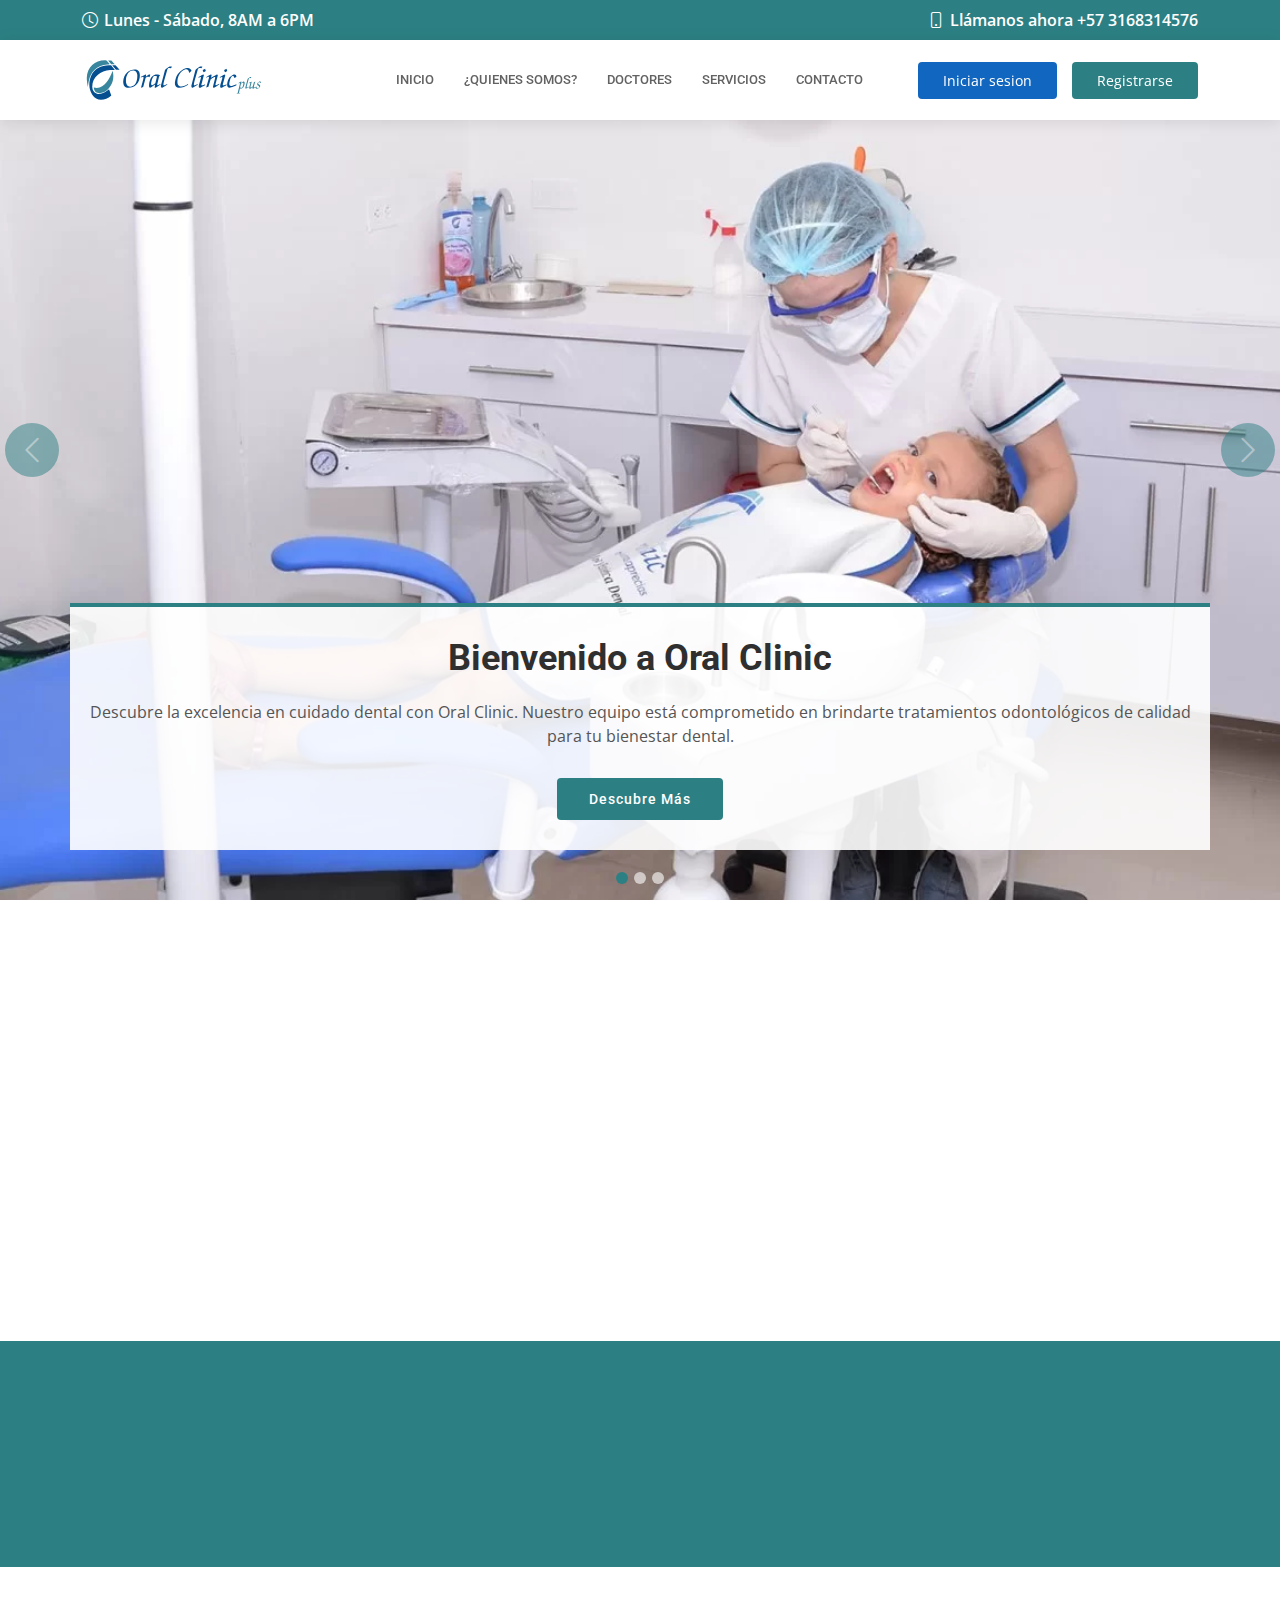
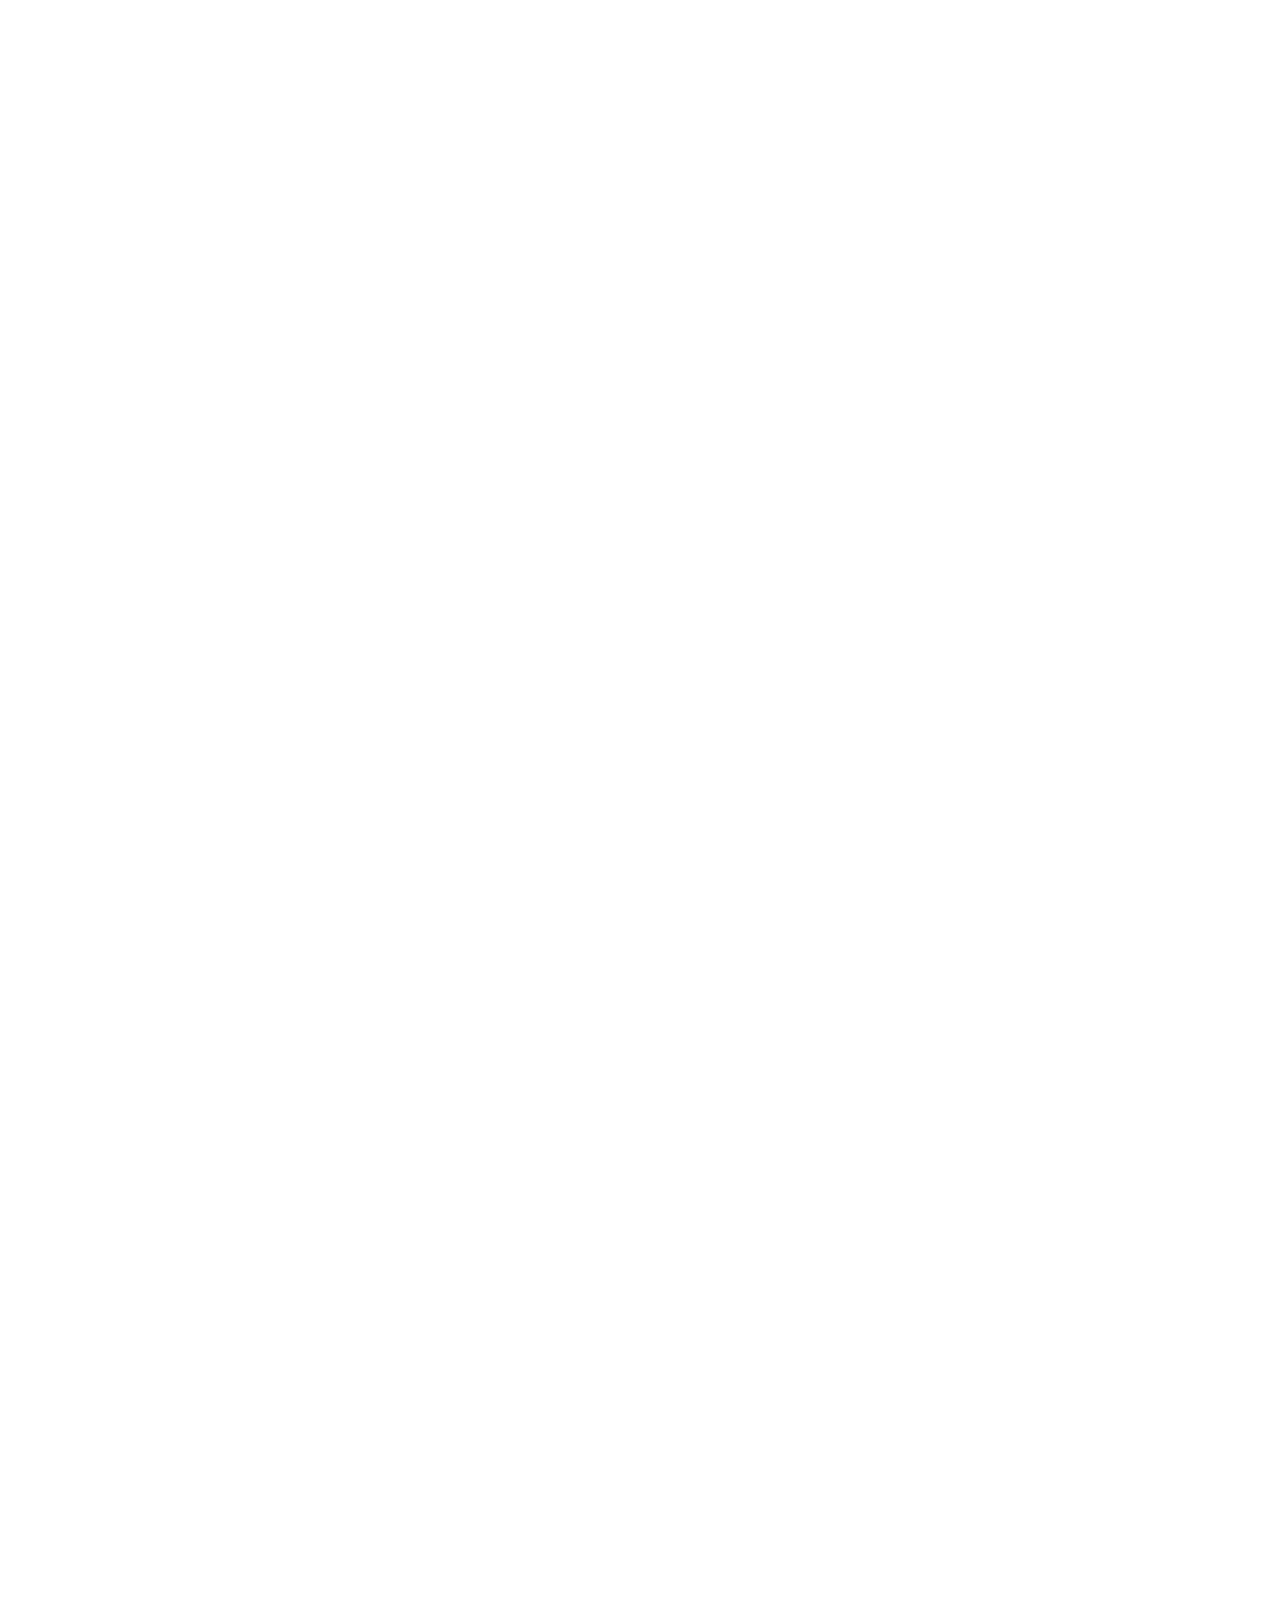
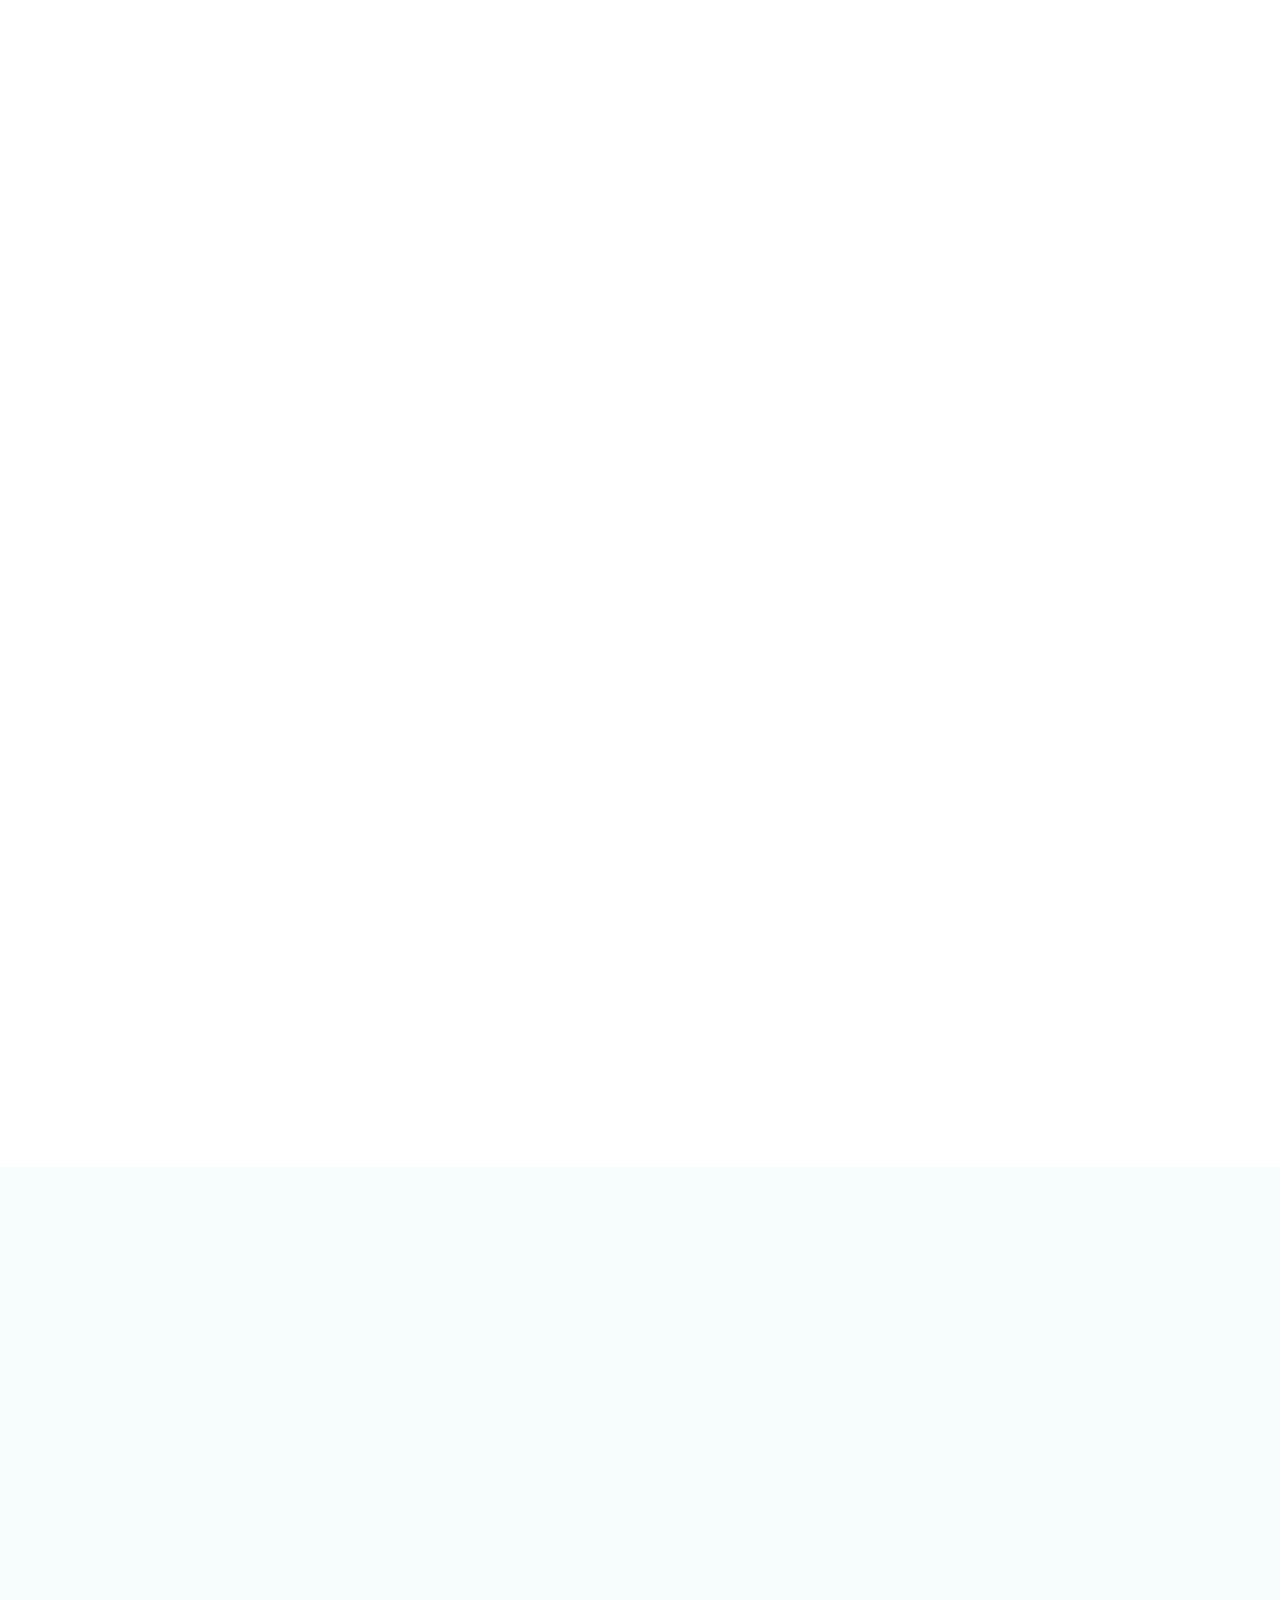
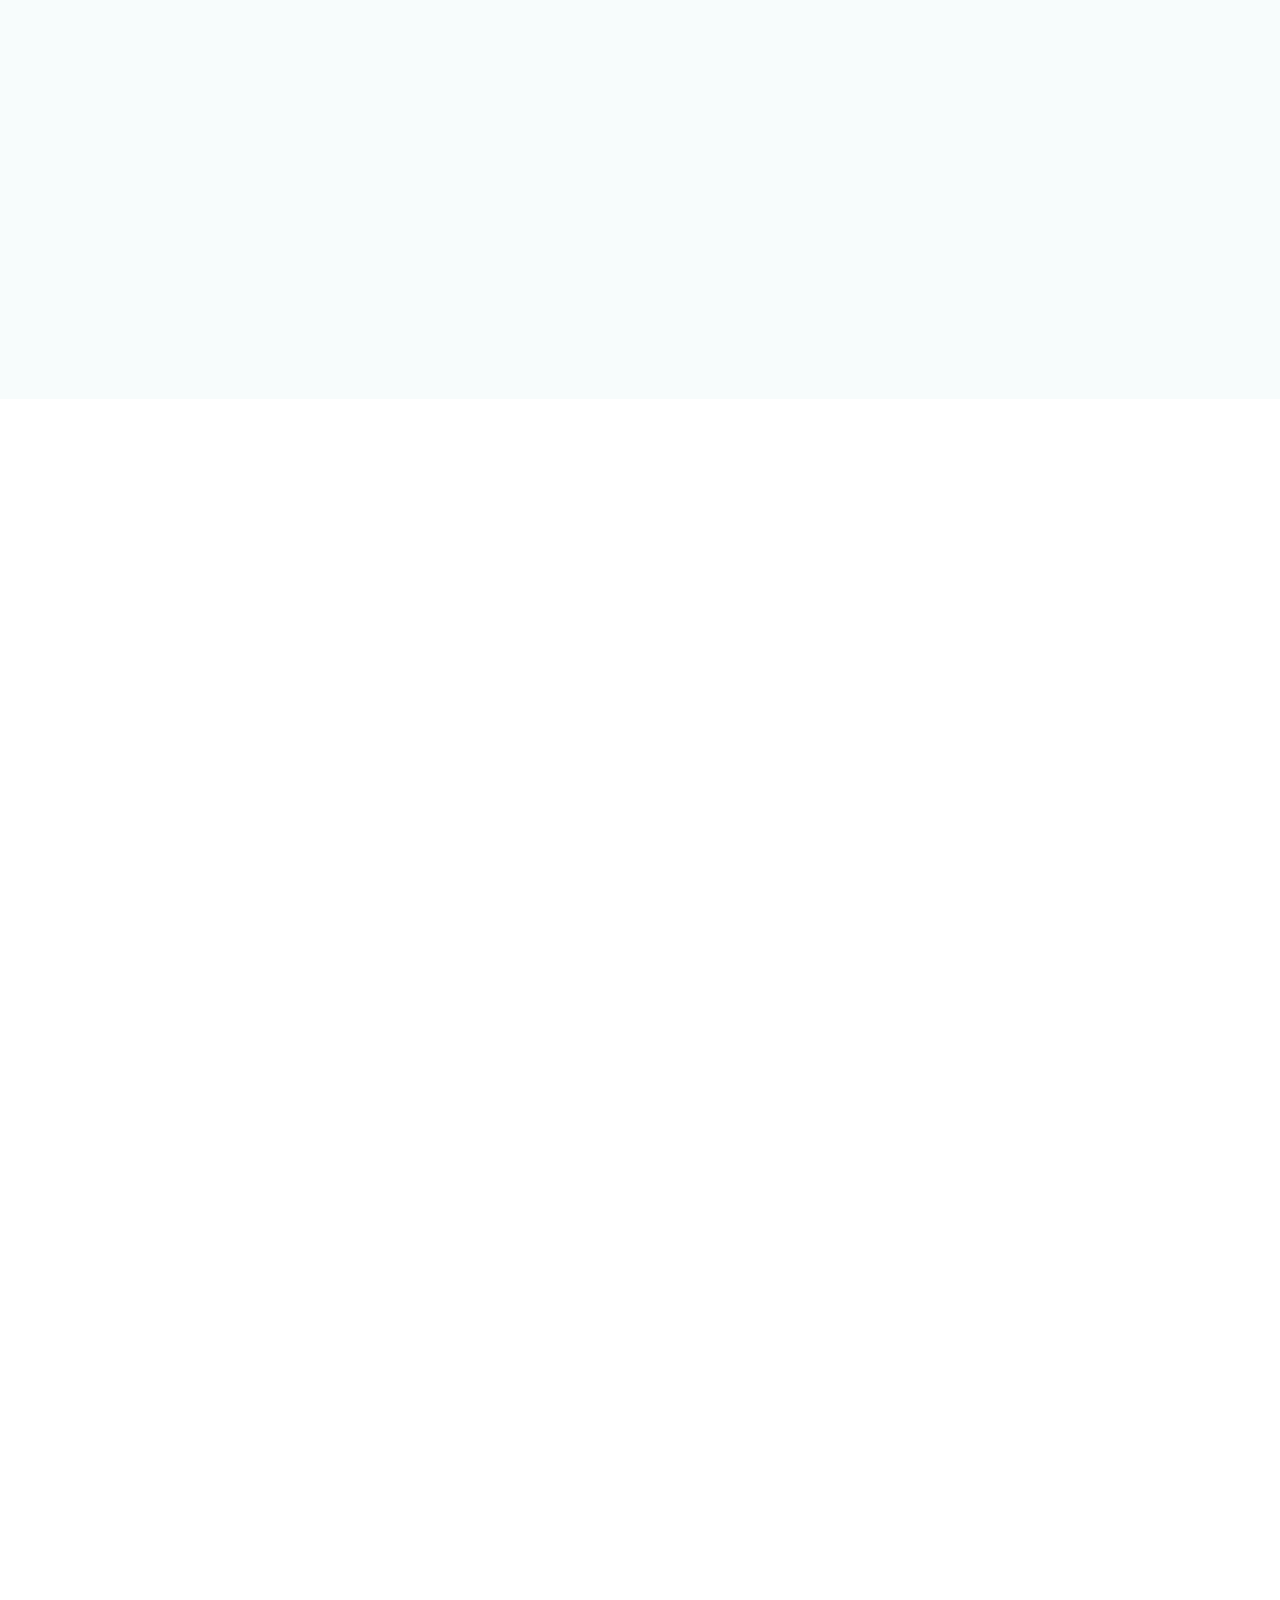
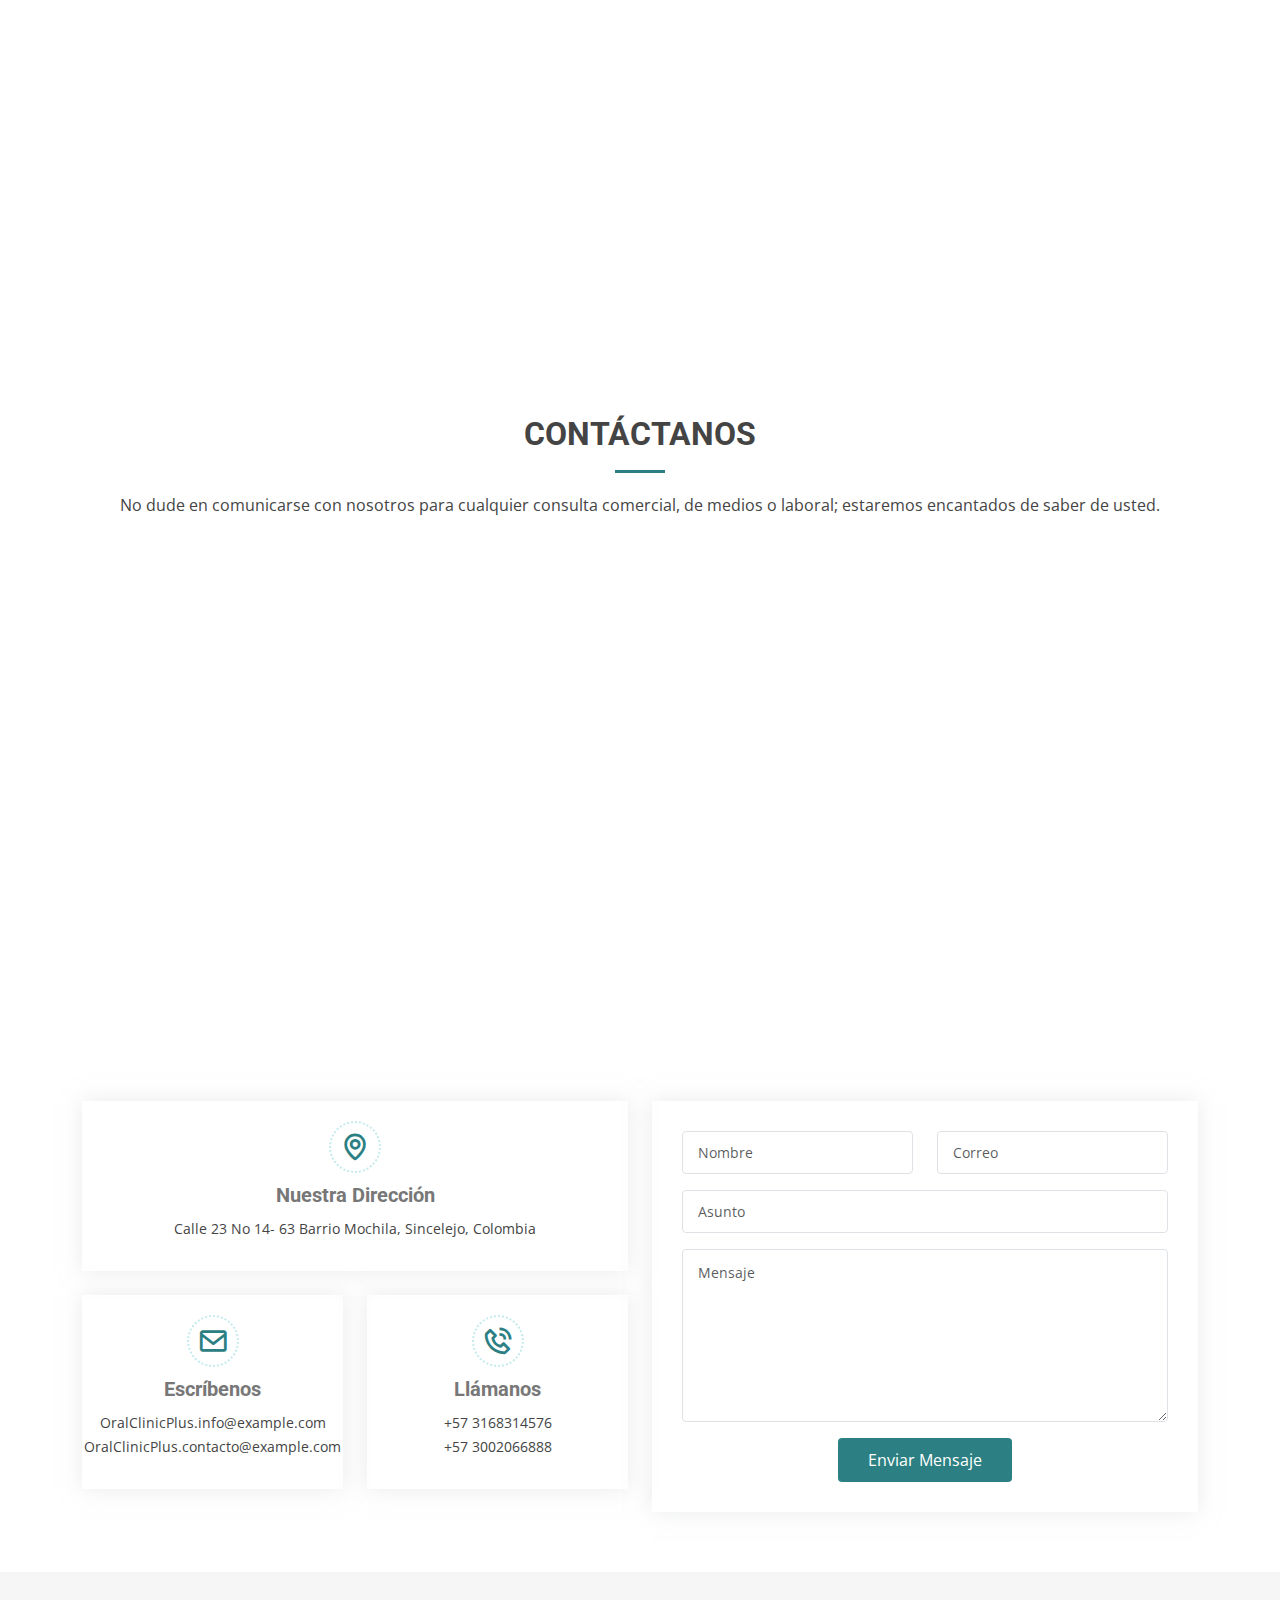
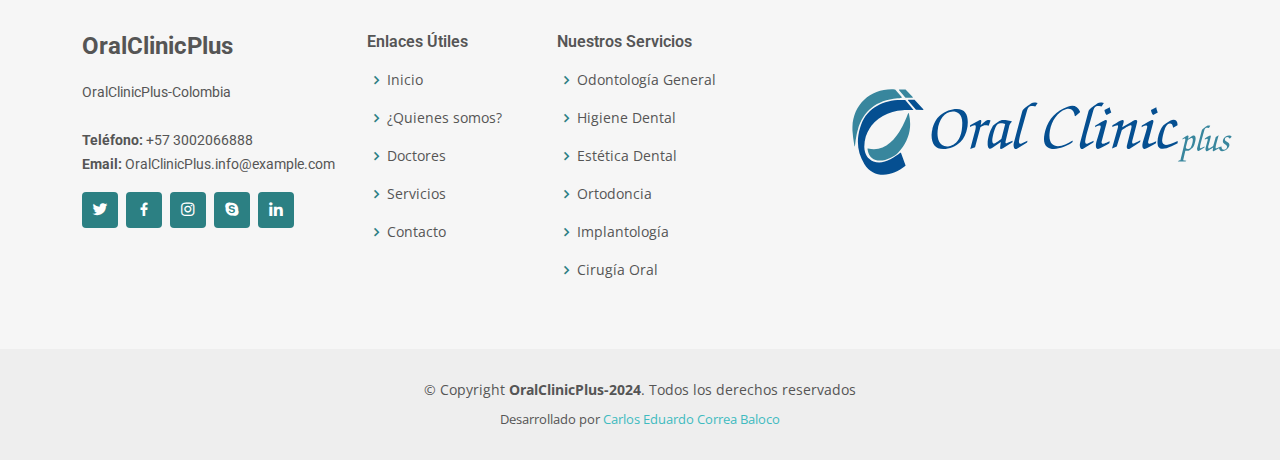
<file: index.html>
<!DOCTYPE html>
<html lang="es">
<head>
  <meta charset="utf-8">
  <meta content="width=device-width, initial-scale=1.0" name="viewport">
  <title>Oral Clinic Plus | Sincelejo</title>
  <meta content="" name="description">
  <meta content="" name="keywords">
  <!-- Iconos favoritos -->
  <link rel="shortcut icon" href="one_page/img/favoicon.png" type="image/x-icon">
  <!-- Fuentes de Google -->
  <link href="https://fonts.googleapis.com/css?family=Open+Sans:300,300i,400,400i,600,600i,700,700i|Roboto:300,300i,400,400i,500,500i,600,600i,700,700i|Poppins:300,300i,400,400i,500,500i,600,600i,700,700i" rel="stylesheet">
  <!-- Archivos CSS del proveedor -->
  <link href="one_page/fontawesome-free/css/all.min.css" rel="stylesheet">
  <link href="one_page/animate.css/animate.min.css" rel="stylesheet">
  <link href="one_page/aos/aos.css" rel="stylesheet">
  <link href="one_page/bootstrap/css/bootstrap.min.css" rel="stylesheet">
  <link href="one_page/bootstrap-icons/bootstrap-icons.css" rel="stylesheet">
  <link href="one_page/boxicons/css/boxicons.min.css" rel="stylesheet">
  <link href="one_page/glightbox/css/glightbox.min.css" rel="stylesheet">
  <link href="one_page/swiper/swiper-bundle.min.css" rel="stylesheet">
  <!-- Archivo CSS principal de la plantilla -->
  <link href="one_page/css/style.css" rel="stylesheet">
  <!-- =======================================================
  * Nombre de la plantilla: Medicio
  * URL de la plantilla: https://bootstrapmade.com/medicio-free-bootstrap-theme/
  * Actualizado: 17 de marzo de 2024 con Bootstrap v5.3.3
  * Autor: BootstrapMade.com
  * Licencia: https://bootstrapmade.com/license/
  ======================================================== -->
</head>
<body>
  <!-- ======= Barra Superior ======= -->
  <div id="topbar" class="d-flex align-items-center fixed-top">
    <div class="container d-flex align-items-center justify-content-center justify-content-md-between">
      <div class="align-items-center d-none d-md-flex">
        <i class="bi bi-clock"></i> Lunes - Sábado, 8AM a 6PM
      </div>
      <div class="d-flex align-items-center">
        <i class="bi bi-phone"></i> Llámanos ahora +57 3168314576
      </div>
    </div>
  </div>
  <!-- ======= Encabezado ======= -->
  <header id="header" class="fixed-top">
    <div class="container d-flex align-items-center">
      <a href="#header" class="logo me-auto"><img src="one_page/img/logo-Oral-Clinic-Plus.svg" alt=""></a>
      <!-- Descomentar abajo si prefieres usar un logo de imagen -->
      <!-- <h1 class="logo me-auto"><a href="index.html">Medicio</a></h1> -->
      <nav id="navbar" class="navbar order-last order-lg-0">
        <ul>
          <li><a class="nav-link scrollto " href="#header">Inicio</a></li>
          <li><a class="nav-link scrollto" href="#Quienes_somos">¿Quienes somos?</a></li>
          <li><a class="nav-link scrollto" href="#doctores">Doctores</a></li>
          <li><a class="nav-link scrollto" href="#servicios">Servicios</a></li>
          <li><a class="nav-link scrollto" href="#contacto">Contacto</a></li>
        </ul>
        <i class="bi bi-list mobile-nav-toggle"></i>
      </nav>
      <!-- .navbar -->
      <a href="iniciar_sesion.html" class="appointment-btn1 scrollto"><span class="d-none d-md-inline">Iniciar sesion</span></a>
      <a href="Registro.html" class="appointment-btn2 scrollto"><span class="d-none d-md-inline">Registrarse</span></a>
    </div>
  </header>
  <!-- Fin del Encabezado -->
 <!-- ======= Sección de Héroe ======= -->
<section id="hero">
  <div id="heroCarousel" data-bs-interval="5000" class="carousel slide carousel-fade" data-bs-ride="carousel">
    <ol class="carousel-indicators" id="hero-carousel-indicators"></ol>
    <div class="carousel-inner" role="listbox">
      <!-- Diapositiva 1 -->
      <div class="carousel-item active" style="background-image: url(one_page/img/slide/banner-1.webp)">
        <div class="container">
          <h2>Bienvenido a <span>Oral Clinic</span></h2>
          <p>Descubre la excelencia en cuidado dental con Oral Clinic. Nuestro equipo está comprometido en brindarte tratamientos odontológicos de calidad para tu bienestar dental.</p>
          <a href="#Quienes_somos" class="btn-get-started scrollto">Descubre Más</a>
        </div>
      </div>
      <!-- Diapositiva 2 -->
      <div class="carousel-item" style="background-image: url(one_page/img/slide/banner-2.jpg)">
        <div class="container">
          <h2>Tu sonrisa, nuestra prioridad</h2>
          <p>En Oral Clinic nos dedicamos a cuidar de tu sonrisa con atención personalizada y los últimos avances en odontología. Confía en nosotros para mejorar tu salud dental.</p>
          <a href="#Quienes_somos" class="btn-get-started scrollto">Descubre Más</a>
        </div>
      </div>
      <!-- Diapositiva 3 -->
      <div class="carousel-item" style="background-image: url(one_page/img/slide/banner-3.jpg)">
        <div class="container">
          <h2>Expertos en cuidado dental</h2>
          <p>Oral Clinic ofrece servicios odontológicos integrales para toda la familia. Nos preocupamos por tu bienestar oral y te ayudamos a mantener una sonrisa radiante.</p>
          <a href="#Quienes_somos" class="btn-get-started scrollto">Descubre Más</a>
        </div>
      </div>
    </div>
    <a class="carousel-control-prev" href="#heroCarousel" role="button" data-bs-slide="prev">
      <span class="carousel-control-prev-icon bi bi-chevron-left" aria-hidden="true"></span>
    </a>
    <a class="carousel-control-next" href="#heroCarousel" role="button" data-bs-slide="next">
      <span class="carousel-control-next-icon bi bi-chevron-right" aria-hidden="true"></span>
    </a>
  </div>
</section>
<!-- Fin Sección de Héroe -->
  <main id="main">
    <section id="featured-services" class="featured-services">
      <div class="container" data-aos="fade-up">
        <div class="row">
          <div class="col-md-6 col-lg-3 d-flex align-items-stretch mb-5 mb-lg-0">
            <div class="icon-box" data-aos="fade-up" data-aos-delay="100">
              <div class="icon"><i class="fas fa-tooth"></i></div>
              <h4 class="title"><a href="#servicios">Cuidado Dental Integral</a></h4>
              <p class="description">Descubre nuestros servicios especializados en cuidado dental para mantener una salud bucal óptima.</p>
            </div>
          </div>
          <div class="col-md-6 col-lg-3 d-flex align-items-stretch mb-5 mb-lg-0">
            <div class="icon-box" data-aos="fade-up" data-aos-delay="200">
              <div class="icon"><i class="fas fa-smile-beam"></i></div>
              <h4 class="title"><a href="#servicios">Estética Dental</a></h4>
              <p class="description">Mejora tu sonrisa con nuestros tratamientos estéticos que resaltan la belleza natural de tus dientes.</p>
            </div>
          </div>
          <div class="col-md-6 col-lg-3 d-flex align-items-stretch mb-5 mb-lg-0">
            <div class="icon-box" data-aos="fade-up" data-aos-delay="300">
              <div class="icon"><i class="fas fa-user-md"></i></div>
              <h4 class="title"><a href="#doctores">Profesionales Calificados</a></h4>
              <p class="description">Nuestro equipo de odontólogos está comprometido con tu bienestar y ofrece atención de calidad.</p>
            </div>
          </div>
          <div class="col-md-6 col-lg-3 d-flex align-items-stretch mb-5 mb-lg-0">
            <div class="icon-box" data-aos="fade-up" data-aos-delay="400">
              <div class="icon"><i class="fas fa-calendar-check"></i></div>
              <h4 class="title"><a href="#contacto">Citas Flexibles</a></h4>
              <p class="description">Ofrecemos horarios flexibles para adaptarnos a tu agenda y facilitar tu visita al consultorio dental.</p>
            </div>
          </div>
        </div>
      </div>
    </section>
    <section id="cta" class="cta">
      <div class="container" data-aos="zoom-in">
        <div class="text-center">
          <h3>¿Tienes una emergencia dental?</h3>
          <p>En Oral Clinic estamos aquí para ayudarte. Nuestro equipo está listo para proporcionarte el cuidado odontológico necesario con atención urgente y profesional.</p>
        </div>
      </div>
    </section>
    <section id="Quienes_somos" class="about">
      <div class="container" data-aos="fade-up">
        <div class="section-title">
          <h2>¿Quienes somos?</h2>
          <p>Somos una organización con responsabilidad social, especializada en la prestación de servicios odontológicos integrales; orientados a mejorar la belleza facial con excelente talento humano y recursos tecnológicos, garantizando la seguridad en la atención y satisfacción de nuestros pacientes y su familia.</p>
        </div>
        <div class="row">
          <div class="col-lg-6" data-aos="fade-right">
            <img src="one_page/img/nosotros.jpg" class="img-fluid" alt="Sobre Nosotros">
          </div>
          <div class="col-lg-6 pt-4 pt-lg-0 content" data-aos="fade-left">
            <h3>Nuestra Misión</h3>
            <p>Oral Clinic Plus. Mantener nuestro prestigio en odontología estética y belleza facial, ofreciendo tratamientos integrales y exitosos en cada especialidad, apoyados en nuestro capital humano y tecnológico.</p>
            <h3>Nuestra Visión</h3>
            <p>Oral Clinic Plus. Ser reconocidos como líderes en odontología estética y facial, proporcionando atención de calidad y superando las expectativas de nuestros pacientes y su familia.</p>
            <h3>Nuestros Valores</h3>
            <ul>
              <li><strong>Ética Profesional:</strong> Actuamos con profesionalismo siguiendo normas.</li>
              <li><strong>Calidad Humana:</strong> Brindamos nuestro servicio con amor y dedicación.</li>
              <li><strong>Responsabilidad:</strong> Actuamos con responsabilidad.</li>
              <li><strong>Honestidad:</strong> Nos comprometemos con la honestidad en todo momento.</li>
            </ul>
          </div>
        </div>
      </div>
    </section>
    <section id="counts" class="counts">
      <div class="container" data-aos="fade-up">
        <div class="row no-gutters">
          <div class="col-lg-3 col-md-6 d-md-flex align-items-md-stretch">
            <div class="count-box">
              <i class="fas fa-tooth"></i>
              <span data-purecounter-start="0" data-purecounter-end="25" data-purecounter-duration="1" class="purecounter"></span>
              <p><strong>Dentistas</strong> especializados</p>
            </div>
          </div>
          <div class="col-lg-3 col-md-6 d-md-flex align-items-md-stretch">
            <div class="count-box">
              <i class="far fa-hospital"></i>
              <span data-purecounter-start="0" data-purecounter-end="10" data-purecounter-duration="1" class="purecounter"></span>
              <p><strong>Clínicas</strong> dentales</p>
            </div>
          </div>
          <div class="col-lg-3 col-md-6 d-md-flex align-items-md-stretch">
            <div class="count-box">
              <i class="fas fa-flask"></i>
              <span data-purecounter-start="0" data-purecounter-end="30" data-purecounter-duration="1" class="purecounter"></span>
              <p><strong>Laboratorios</strong> de investigación en odontología</p>
            </div>
          </div>
          <div class="col-lg-3 col-md-6 d-md-flex align-items-md-stretch">
            <div class="count-box">
              <i class="fas fa-award"></i>
              <span data-purecounter-start="0" data-purecounter-end="250" data-purecounter-duration="1" class="purecounter"></span>
              <p><strong>Premios</strong> reconocimientos en odontología</p>
            </div>
          </div>
        </div>
      </div>
    </section>
    <!-- ======= Sección de Características ======= -->
<section id="features" class="features">
  <div class="container" data-aos="fade-up">
    <div class="section-title">
      <h2>Compromisos de Calidad</h2>
      <p>En Oral Clinic Plus S.A.S, la calidad es la esencia de nuestro compromiso. Se convierte en el estándar que guía a nuestros profesionales.</p>
      <p>Ofrecer y garantizar de manera segura, integral y efectiva la prestación de servicios en salud oral y belleza facial, promoviendo el mejoramiento continuo de nuestra organización y el desarrollo del talento humano; orientado en satisfacer las expectativas y necesidades de los pacientes y su permanencia a largo plazo.</p>
    </div>
    <div class="row">
      <div class="col-lg-6 order-2 order-lg-1" data-aos="fade-right">
        <div class="icon-box mt-5 mt-lg-0">
          <i class="bx bx-receipt"></i>
          <h4>Politica de seguridad y salud en el trabajo</h4>
          <p>Oral Clinic Plus S.A.S. Está comprometida desde la alta dirección en propiciar el mejoramiento de las condiciones de trabajo, salud y seguridad de todos los niveles de la clínica; trabajadores, contratistas y partes interesadas. Mediante el desarrollo del Sistema de Seguridad y Salud en el Trabajo, que nos permita evaluar los riegos, prevenirlos y disminuir los peligros. Dando cumplimiento a la normatividad vigente aplicable en materia de SST, estándares mínimos de Calidad y demás requisitos voluntarios que en materia de SST haya dispuesto la Legislación Colombiana.</p>
        </div>
        <div class="icon-box mt-5">
          <i class="fas fa-user-md"></i>
          <h4>Políticas de calidad</h4>
          <p>Ofrecer un entorno seguro para los pacientes y familiares, donde se minimice el riesgo de ocurrencia de un evento adverso, implementando controles en el proceso de atención, usando barreras de seguridad eficientes y consolidando una cultura institucional proactiva de prevención y reporte de incidentes.</p>
        </div>
        <div class="icon-box mt-5">
          <i class="fas fa-shield-alt"></i>
          <h4>Política de seguridad del paciente</h4>
          <p>Oral Clinic Plus S.A.S. Está comprometida desde la alta dirección en propiciar el mejoramiento de las condiciones de trabajo, salud y seguridad de todos los niveles de la clínica; trabajadores, contratistas y partes interesadas. Mediante el desarrollo del Sistema de Seguridad y Salud en el Trabajo, que nos permita evaluar los riegos, prevenirlos y disminuir los peligros. Dando cumplimiento a la normatividad vigente aplicable en materia de SST, estándares mínimos de Calidad y demás requisitos voluntarios que en materia de SST haya dispuesto la Legislación Colombiana.</p>
        </div>
      </div>
      <div class="image col-lg-6 order-1 order-lg-2" style='background-image: url("one_page/img/compromiso.jpg");' data-aos="zoom-in"></div>
    </div>
  </div>
</section>
<!-- Fin de la Sección de Características -->
 <!-- Sección de Servicios -->
<section id="servicios" class="services">
  <div class="container" data-aos="fade-up">
    <div class="section-title">
      <h2>Nuestros Servicios</h2>
      <p>Descubre los servicios que ofrecemos en Oral Clinic Plus para el cuidado de tu salud dental y belleza facial.</p>
    </div>
    <div class="row">
      <div class="col-lg-4 col-md-6 icon-box" data-aos="zoom-in" data-aos-delay="100">
        <div class="icon"><i class="fas fa-tooth"></i></div>
        <h4 class="title"><a href="#departamentos">Odontología General</a></h4>
        <p class="description">Servicios de odontología preventiva y tratamientos básicos.</p>
      </div>
      <div class="col-lg-4 col-md-6 icon-box" data-aos="zoom-in" data-aos-delay="200">
        <div class="icon"><i class="fas fa-user-md"></i></div>
        <h4 class="title"><a href="#departamentos">Higiene Dental</a></h4>
        <p class="description">Procedimientos de limpieza y mantenimiento bucal.</p>
      </div>
      <div class="col-lg-4 col-md-6 icon-box" data-aos="zoom-in" data-aos-delay="300">
        <div class="icon"><i class="far fa-laugh-beam"></i></div>
        <h4 class="title"><a href="#departamentos">Estética Dental</a></h4>
        <p class="description">Tratamientos para mejorar la estética de la sonrisa.</p>
      </div>
      <div class="col-lg-4 col-md-6 icon-box" data-aos="zoom-in" data-aos-delay="100">
        <div class="icon"><i class="bi bi-bandaid"></i></div>
        <h4 class="title"><a href="#departamentos">Ortodoncia</a></h4>
        <p class="description">Corrección de la alineación dental con ortodoncia.</p>
      </div>
      <div class="col-lg-4 col-md-6 icon-box" data-aos="zoom-in" data-aos-delay="200">
        <div class="icon"><i class="bi bi-activity"></i></div>
        <h4 class="title"><a href="#departamentos">Implantología</a></h4>
        <p class="description">Implantes dentales y restauraciones protésicas.</p>
      </div>
      <div class="col-lg-4 col-md-6 icon-box" data-aos="zoom-in" data-aos-delay="300">
        <div class="icon"><i class="bi bi-hospital"></i></div>
        <h4 class="title"><a href="#departamentos">Cirugía Oral</a></h4>
        <p class="description">Procedimientos quirúrgicos para problemas dentales.</p>
      </div>
    </div>
  </div>
</section>
<!-- Fin de la Sección de Servicios -->
<!-- ======= Sección de Odontólogos ======= -->
<section id="doctores" class="doctors section-bg">
  <div class="container" data-aos="fade-up">
    <div class="section-title">
      <h2>Odontólogos</h2>
      <p>En nuestro hospital odontológico, nos dedicamos a proporcionar cuidado especializado y compasivo para la salud bucal de nuestros pacientes. Nos esforzamos por ofrecer tratamientos integrales que mejoren la calidad de vida, asegurando un ambiente seguro y acogedor para todos nuestros visitantes.</p>
     </div>
    <div class="row">
      <div class="col-lg-3 col-md-6 d-flex align-items-stretch">
        <div class="member" data-aos="fade-up" data-aos-delay="100">
          <div class="member-img">
            <img src="one_page/img/doctors/doctor-4.png" class="img-fluid" alt="">
            <div class="social">
              <a href=""><i class="bi bi-twitter"></i></a>
              <a href=""><i class="bi bi-facebook"></i></a>
              <a href=""><i class="bi bi-instagram"></i></a>
              <a href=""><i class="bi bi-linkedin"></i></a>
            </div>
          </div>
          <div class="member-info">
            <h4>Walter Pérez</h4>
            <span>Odontólogo General</span>
          </div>
        </div>
      </div>
      <div class="col-lg-3 col-md-6 d-flex align-items-stretch">
        <div class="member" data-aos="fade-up" data-aos-delay="200">
          <div class="member-img">
            <img src="one_page/img/doctors/doctor-3.png" class="img-fluid" alt="">
            <div class="social">
              <a href=""><i class="bi bi-twitter"></i></a>
              <a href=""><i class="bi bi-facebook"></i></a>
              <a href=""><i class="bi bi-instagram"></i></a>
              <a href=""><i class="bi bi-linkedin"></i></a>
            </div>
          </div>
          <div class="member-info">
            <h4>Sarah González</h4>
            <span>Odontóloga General</span>
          </div>
        </div>
      </div>

      <div class="col-lg-3 col-md-6 d-flex align-items-stretch">
        <div class="member" data-aos="fade-up" data-aos-delay="300">
          <div class="member-img">
            <img src="one_page/img/doctors/doctor-1.png" class="img-fluid" alt="">
            <div class="social">
              <a href=""><i class="bi bi-twitter"></i></a>
              <a href=""><i class="bi bi-facebook"></i></a>
              <a href=""><i class="bi bi-instagram"></i></a>
              <a href=""><i class="bi bi-linkedin"></i></a>
            </div>
          </div>
          <div class="member-info">
            <h4>William Rodríguez</h4>
            <span>Ortodoncista</span>
          </div>
        </div>
      </div>

      <div class="col-lg-3 col-md-6 d-flex align-items-stretch">
        <div class="member" data-aos="fade-up" data-aos-delay="400">
          <div class="member-img">
            <img src="one_page/img/doctors/doctor-2.png" class="img-fluid" alt="">
            <div class="social">
              <a href=""><i class="bi bi-twitter"></i></a>
              <a href=""><i class="bi bi-facebook"></i></a>
              <a href=""><i class="bi bi-instagram"></i></a>
              <a href=""><i class="bi bi-linkedin"></i></a>
            </div>
          </div>
          <div class="member-info">
            <h4>Amanda López</h4>
            <span>Implantólogo</span>
          </div>
        </div>
      </div>
    </div>
  </div>
</section>
<!-- Fin de la Sección de Odontólogos -->
  <!-- =======Sección de Galeria======= -->
  <section id="gallery" class="gallery">
    <div class="container" data-aos="fade-up">
      <div class="section-title">
        <h2>Galeria</h2>
      </div>
      <div class="gallery-slider swiper">
        <div class="swiper-wrapper align-items-center">
          <div class="swiper-slide"><a class="gallery-lightbox" href="one_page/img/gallery/galleria-1.png"><img src="one_page/img/gallery/galleria-1.png" class="img-fluid" alt=""></a></div>
          <div class="swiper-slide"><a class="gallery-lightbox" href="one_page/img/gallery/galleria-2.png"><img src="one_page/img/gallery/galleria-2.png" class="img-fluid" alt=""></a></div>
          <div class="swiper-slide"><a class="gallery-lightbox" href="one_page/img/gallery/galleria-3.png"><img src="one_page/img/gallery/galleria-3.png" class="img-fluid" alt=""></a></div>
          <div class="swiper-slide"><a class="gallery-lightbox" href="one_page/img/gallery/galleria-4.png"><img src="one_page/img/gallery/galleria-4.png" class="img-fluid" alt=""></a></div>
          <div class="swiper-slide"><a class="gallery-lightbox" href="one_page/img/gallery/galleria-5.png"><img src="one_page/img/gallery/galleria-5.png" class="img-fluid" alt=""></a></div>
          <div class="swiper-slide"><a class="gallery-lightbox" href="one_page/img/gallery/galleria-6.png"><img src="one_page/img/gallery/galleria-6.png" class="img-fluid" alt=""></a></div>
          <div class="swiper-slide"><a class="gallery-lightbox" href="one_page/img/gallery/galleria-7.png"><img src="one_page/img/gallery/galleria-7.png" class="img-fluid" alt=""></a></div>
          <div class="swiper-slide"><a class="gallery-lightbox" href="one_page/img/gallery/galleria-8.png"><img src="one_page/img/gallery/galleria-8.png" class="img-fluid" alt=""></a></div>
        </div>
        <div class="swiper-pagination"></div>
      </div>
    </div>
  </section>
   <!-- =======Fin de la Sección de Galeria======= -->
     <!-- ======= Seccion departamentos ======= -->
   <section id="departamentos" class="departments">
    <div class="container" data-aos="fade-up">
      <div class="section-title">
        <h2>Departamentos</h2>
        <p>El espacio donde los diferentes especialistas de la rama de la odontología atienden a sus pacientes</p>
     </div>
      <div class="row" data-aos="fade-up" data-aos-delay="100">
        <div class="col-lg-4 mb-5 mb-lg-0">
          <ul class="nav nav-tabs flex-column">
            <li class="nav-item">
              <a class="nav-link active show" data-bs-toggle="tab" data-bs-target="#tab-1">
                <h4>Odontología General</h4>
              </a>
            </li>
            <li class="nav-item mt-2">
              <a class="nav-link" data-bs-toggle="tab" data-bs-target="#tab-2">
                <h4>Higiene Dental</h4>
              </a>
            </li>
            <li class="nav-item mt-2">
              <a class="nav-link" data-bs-toggle="tab" data-bs-target="#tab-3">
                <h4>Estética Dental</h4>
              </a>
            </li>
            <li class="nav-item mt-2">
              <a class="nav-link" data-bs-toggle="tab" data-bs-target="#tab-4">
                <h4>Ortodoncia</h4>
              </a>
            </li>
            <li class="nav-item mt-2">
              <a class="nav-link" data-bs-toggle="tab" data-bs-target="#tab-5">
                <h4>Implantología</h4>
              </a>
            </li>
            <li class="nav-item mt-2">
              <a class="nav-link" data-bs-toggle="tab" data-bs-target="#tab-6">
                <h4>Cirugía Oral</h4>
              </a>
            </li>
          </ul>
        </div>
        <div class="col-lg-8">
          <div class="tab-content">
            <div class="tab-pane active show" id="tab-1">
              <h3>Odontología General</h3>
              <p class="fst-italic">"Sonríe con confianza, cuidamos de tu salud dental."</p>
              <img src="one_page/img/departamento-1.jpg" alt="" class="img-fluid">
              <p>La Odontología General es la especialidad que se centra en el diagnóstico, tratamiento y prevención de los problemas primarios que tienen que ver con la salud bucodental. Incluye no sólo a los problemas que afectan a los dientes, sino también a las encías, el tejido periodontal y la articulación temporomandibular.</p>
            </div>
            <div class="tab-pane" id="tab-2">
              <h3>Higiene Dental</h3>
              <p class="fst-italic">"Porque cada sonrisa merece atención personalizada."</p>
              <img src="one_page/img/departamento-2.jpg" alt="" class="img-fluid">
              <p>La higiene dental como concepto hace referencia al conjunto de cuidados que se realizan en la dentadura para mejorar su conservación y la salud general de nuestro organismo. La higiene bucodental engloba los dientes, las encías, la lengua y toda la cavidad bucal de manera general.</p>
            </div>
            <div class="tab-pane" id="tab-3">
              <h3>Estética Dental</h3>
              <p class="fst-italic">"Transformamos tu sonrisa, transformamos tu vida."</p>
              <img src="one_page/img/departamento-3.jpg" alt="" class="img-fluid">
              <p>La estética dental es una especialidad odontológica que tiene como objetivo no solo mejorar los dientes y encías, sino que los cambios realizados se integren con el resto de rasgos faciales del paciente.</p>
              </div>
            <div class="tab-pane" id="tab-4">
              <h3>Ortodoncia</h3>
              <p class="fst-italic">"La clave de la felicidad está en tu sonrisa sana."</p>
              <img src="one_page/img/departamento-4.jpg" alt="" class="img-fluid">
              <p>La ortodoncia es la rama de la odontología que se encarga de los problemas de los dientes y la mandíbula. La atención dental con ortodoncia incluye el uso de dispositivos, tales como los aparatos (frenos), para: Enderezar los dientes.</p>
             </div>
            <div class="tab-pane" id="tab-5">
              <h3>Implantología</h3>
              <p class="fst-italic">"Brindamos cuidado dental con pasión y precisión."</p>
              <img src="one_page/img/departamento-5.jpg" alt="" class="img-fluid">
              <p>La implantología dental es una disciplina odontológica que se dedica al reemplazo de dientes perdidos mediante la colocación quirúrgica de un implante dental en el maxilar o la mandíbula. A día de hoy se considera una de las técnicas más eficaces de rehabilitación dental.</p>
            </div>
            <div class="tab-pane" id="tab-6">
              <h3>Cirugía Oral</h3>
              <p class="fst-italic">"Porque una sonrisa saludable es una inversión en tu bienestar."</p>
              <img src="one_page/img/departamento-6.jpg" alt="" class="img-fluid">
              <p>La cirugía oral es aquella que se realiza en la boca, conocida en odontología como cavidad oral. Se emplea en aquellos casos en los que, por ejemplo, se necesita realizar una elevación del seno maxilar o para promover la regeneración ósea. También cuando se llevan a cabo extracciones complejas o cirugías de la encía.</p>
           </div>
          </div>
        </div>
      </div>
    </div>
  </section><!-- Fin departamentos -->
    <section id="contacto" class="contact">
      <div class="container">

        <div class="section-title">
          <h2>Contáctanos</h2>
          <p>No dude en comunicarse con nosotros para cualquier consulta comercial, de medios o laboral; estaremos encantados de saber de usted.</p>
        </div>

      </div>

      <div>
        <iframe src="https://www.google.com/maps/embed?pb=!1m14!1m8!1m3!1d3937.3649423690854!2d-75.4008625!3d9.3008952!3m2!1i1024!2i768!4f13.1!3m3!1m2!1s0x8e59144f460cc3bb%3A0x7a2d0359cd935f89!2sCl%C3%ADnica%20Odontol%C3%B3gica%20%7C%20Oral%20Clinic%20Plus!5e0!3m2!1ses!2sco!4v1718925718185!5m2!1ses!2sco" width="100%" height="500" style="border:0;" allowfullscreen="" loading="lazy" referrerpolicy="no-referrer-when-downgrade"></iframe>
      </div>

      <div class="container">

        <div class="row mt-5">

          <div class="col-lg-6">

            <div class="row">
              <div class="col-md-12">
                <div class="info-box">
                  <i class="bx bx-map"></i>
                  <h3>Nuestra Dirección</h3>
                  <p>Calle 23 No 14- 63 Barrio Mochila, Sincelejo, Colombia</p>
                </div>
              </div>
              <div class="col-md-6">
                <div class="info-box mt-4">
                  <i class="bx bx-envelope"></i>
                  <h3>Escríbenos</h3>
                  <p>OralClinicPlus.info@example.com<br>OralClinicPlus.contacto@example.com</p>
                </div>
              </div>
              <div class="col-md-6">
                <div class="info-box mt-4">
                  <i class="bx bx-phone-call"></i>
                  <h3>Llámanos</h3>
                  <p>+57 3168314576<br>+57 3002066888</p>
                </div>
              </div>
            </div>
          </div>
          <div class="col-lg-6">
            <form action="" method="post" role="form" class="php-email-form">
              <div class="row">
                <div class="col-md-6 form-group">
                  <input type="text" name="name" class="form-control" id="name" placeholder="Nombre" required="">
                </div>
                <div class="col-md-6 form-group mt-3 mt-md-0">
                  <input type="email" class="form-control" name="email" id="email" placeholder="Correo" required="">
                </div>
              </div>
              <div class="form-group mt-3">
                <input type="text" class="form-control" name="subject" id="subject" placeholder="Asunto" required="">
              </div>
              <div class="form-group mt-3">
                <textarea class="form-control" name="message" rows="7" placeholder="Mensaje" required=""></textarea>
              </div>
              <div class="my-3">
                <div class="loading">Loading</div>
                <div class="error-message"></div>
                <div class="sent-message">Tu mensaje ha sido enviado. ¡Gracias!</div>
              </div>
              <div class="text-center"><button type="submit">Enviar Mensaje</button></div>
            </form>
          </div>

        </div>

      </div>
    </section><!-- End Contact Section -->
    
  </main>
  <!-- Fin de #main -->

  <!-- ======= Pie de Página ======= -->
  <footer id="footer">
    <div class="footer-top">
      <div class="container">
        <div class="row">

          <div class="col-lg-3 col-md-6">
            <div class="footer-info">
              <h3>OralClinicPlus</h3>
              <p>
                OralClinicPlus-Colombia
               <br><br>
                <strong>Teléfono:</strong> +57 3002066888<br>
                <strong>Email:</strong> OralClinicPlus.info@example.com<br>
              </p>
              <div class="social-links mt-3">
                <a href="#" class="twitter"><i class="bx bxl-twitter"></i></a>
                <a href="#" class="facebook"><i class="bx bxl-facebook"></i></a>
                <a href="#" class="instagram"><i class="bx bxl-instagram"></i></a>
                <a href="#" class="google-plus"><i class="bx bxl-skype"></i></a>
                <a href="#" class="linkedin"><i class="bx bxl-linkedin"></i></a>
              </div>
            </div>
          </div>

          <div class="col-lg-2 col-md-6 footer-links">
            <h4>Enlaces Útiles</h4>
            <ul>
              <li><i class="bx bx-chevron-right"></i> <a href="#hero">Inicio</a></li>
              <li><i class="bx bx-chevron-right"></i> <a href="#Quienes_somos">¿Quienes somos?</a></li>
              <li><i class="bx bx-chevron-right"></i> <a href="#doctores">Doctores</a></li>
              <li><i class="bx bx-chevron-right"></i> <a href="#servicios">Servicios</a></li>
              <li><i class="bx bx-chevron-right"></i> <a href="#contacto">Contacto</a></li>
            </ul>
          </div>

          <div class="col-lg-3 col-md-6 footer-links">
            <h4>Nuestros Servicios</h4>
            <ul>
              <li><i class="bx bx-chevron-right"></i> <a href="#departamentos">Odontología General</a></li>
              <li><i class="bx bx-chevron-right"></i> <a href="#departamentos">Higiene Dental</a></li>
              <li><i class="bx bx-chevron-right"></i> <a href="#departamentos">Estética Dental</a></li>
              <li><i class="bx bx-chevron-right"></i> <a href="#departamentos">Ortodoncia</a></li>
              <li><i class="bx bx-chevron-right"></i> <a href="#departamentos">Implantología</a></li>
              <li><i class="bx bx-chevron-right"></i> <a href="#departamentos">Cirugía Oral</a></li>
            </ul>
          </div>
          <div class="col-lg-3 col-md-6 footer-newsletter">
            <img src="one_page/img/logo-Oral-Clinic-Plus.svg" alt="" width="400px" height="200px">
          </div>
        </div>
      </div>
    </div>

    <div class="container">
      <div class="copyright">
        &copy; Copyright <strong><span> OralClinicPlus-2024</span></strong>. Todos los derechos reservados
      </div>
      <div class="credits">
        <!-- Todos los enlaces en el pie de página deben permanecer intactos. -->
        <!-- Puedes eliminar los enlaces solo si has comprado la versión pro. -->
        <!-- Información sobre la licencia: https://bootstrapmade.com/license/ -->
        <!-- Compra la versión pro con el formulario de contacto PHP/AJAX funcional: https://bootstrapmade.com/medicio-free-bootstrap-theme/ -->
        Desarrollado por <a href="">Carlos Eduardo Correa Baloco</a>
      </div>
    </div>
  </footer><!-- Fin del Pie de Página -->
  <div id="preloader"></div>
  <a href="#" class="back-to-top d-flex align-items-center justify-content-center"><i class="bi bi-arrow-up-short"></i></a>
  <!-- Archivos JS del proveedor -->
  <script src="one_page/purecounter/purecounter_vanilla.js"></script>
  <script src="one_page/aos/aos.js"></script>
  <script src="one_page/bootstrap/js/bootstrap.bundle.min.js"></script>
  <script src="one_page/glightbox/js/glightbox.min.js"></script>
  <script src="one_page/swiper/swiper-bundle.min.js"></script>
  <!-- Archivo JS principal de la plantilla -->
  <script src="one_page/js/main.js"></script>
</body>
</html>
</file>
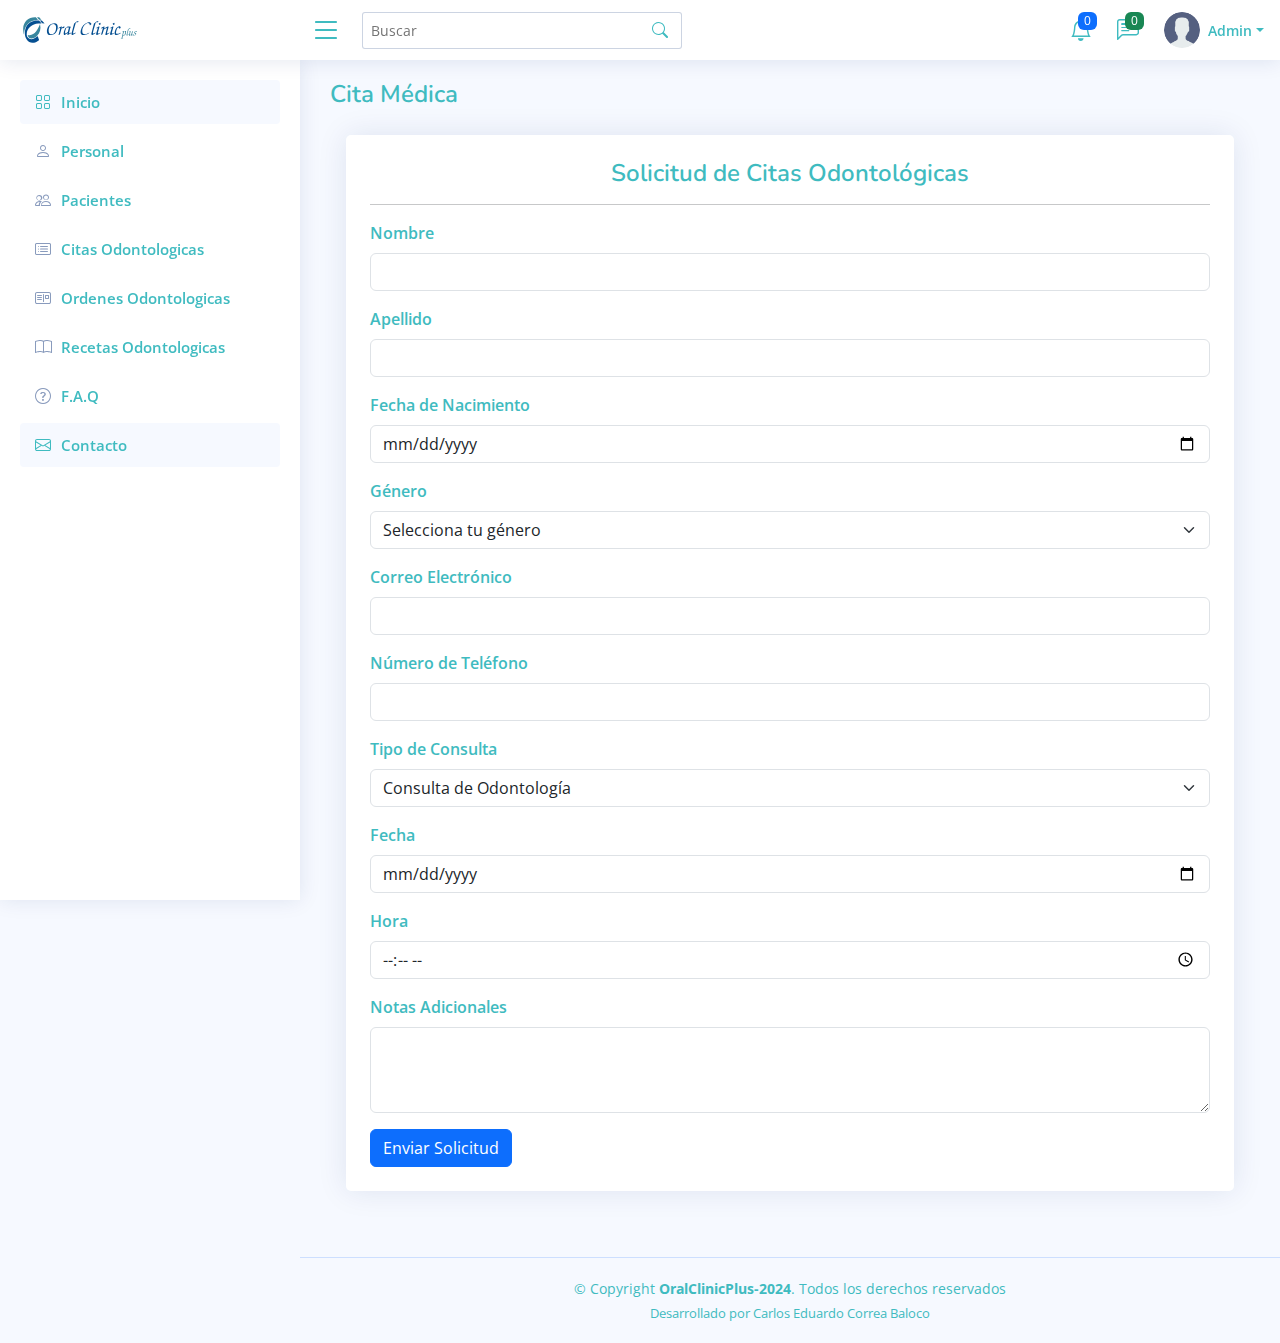
<file: Citas.html>
<!DOCTYPE html>
<html lang="es">

<head>
  <meta charset="utf-8">
  <meta content="width=device-width, initial-scale=1.0" name="viewport">

  <title>Citas Odontologicas</title>
  <meta content="" name="description">
  <meta content="" name="keywords">

  <!-- Favicons -->
  <link rel="shortcut icon" href="assets/img/favoicon.png" type="image/x-icon">

  <!-- Google Fonts -->
  <link href="https://fonts.gstatic.com" rel="preconnect">
  <link href="https://fonts.googleapis.com/css?family=Open+Sans:300,300i,400,400i,600,600i,700,700i|Nunito:300,300i,400,400i,600,600i,700,700i|Poppins:300,300i,400,400i,500,500i,600,600i,700,700i" rel="stylesheet">

  <!-- Vendor CSS Files -->
  <link href="assets/vendor/bootstrap/css/bootstrap.min.css" rel="stylesheet">
  <link href="assets/vendor/bootstrap-icons/bootstrap-icons.css" rel="stylesheet">
  <link href="assets/vendor/boxicons/css/boxicons.min.css" rel="stylesheet">
  <link href="assets/vendor/quill/quill.snow.css" rel="stylesheet">
  <link href="assets/vendor/quill/quill.bubble.css" rel="stylesheet">
  <link href="assets/vendor/remixicon/remixicon.css" rel="stylesheet">
  <link href="assets/vendor/simple-datatables/style.css" rel="stylesheet">

  <!-- Template Main CSS File -->
  <link href="assets/css/style.css" rel="stylesheet">

  <!-- =======================================================
  * Template Name: NiceAdmin
  * Template URL: https://bootstrapmade.com/nice-admin-bootstrap-admin-html-template/
  * Updated: Apr 20 2024 with Bootstrap v5.3.3
  * Author: BootstrapMade.com
  * License: https://bootstrapmade.com/license/
  ======================================================== -->
</head>

<body>

  <header id="header" class="header fixed-top d-flex align-items-center">
    <div class="d-flex align-items-center justify-content-between">
      <a href="dashboard.html" class="logo d-flex align-items-center">
        <img src="assets/img/logo-Oral-Clinic-Plus.svg" alt="">
      </a>
      <i class="bi bi-list toggle-sidebar-btn"></i>
    </div><!-- End Logo -->

    <div class="search-bar">
      <form class="search-form d-flex align-items-center" method="POST" action="#">
        <input type="text" name="query" placeholder="Buscar" title="Introduce palabra clave de búsqueda">
        <button type="submit" title="Buscar"><i class="bi bi-search"></i></button>
      </form>
    </div>    

    <nav class="header-nav ms-auto">
      <ul class="d-flex align-items-center">
        <li class="nav-item d-block d-lg-none">
          <a class="nav-link nav-icon search-bar-toggle " href="#">
            <i class="bi bi-search"></i>
          </a>
        </li><!-- End Search Icon-->

        <li class="nav-item dropdown">

          <a class="nav-link nav-icon" href="#" data-bs-toggle="dropdown">
            <i class="bi bi-bell"></i>
            <span class="badge bg-primary badge-number">0</span>
          </a><!-- End Notification Icon -->

          <ul class="dropdown-menu dropdown-menu-end dropdown-menu-arrow notifications">
            <li class="dropdown-header">
              No hay notificaciones
            </li>
            <li>
              <hr class="dropdown-divider">
            </li>
          </ul>
        </li><!-- End Notification Nav -->

        <li class="nav-item dropdown">
          <a class="nav-link nav-icon" href="#" data-bs-toggle="dropdown">
            <i class="bi bi-chat-left-text"></i>
            <span class="badge bg-success badge-number">0</span>
          </a><!-- End Messages Icon -->
          <ul class="dropdown-menu dropdown-menu-end dropdown-menu-arrow messages">
            <li class="dropdown-header">
              No hay mensajes
            </li>
            <li>
              <hr class="dropdown-divider">
            </li>
          </ul><!-- End Messages Dropdown Items -->

        </li><!-- End Messages Nav -->

        <li class="nav-item dropdown pe-3">

          <a class="nav-link nav-profile d-flex align-items-center pe-0" href="#" data-bs-toggle="dropdown">
            <img src="assets/img/usuario.png" alt="Profile" class="rounded-circle">
            <span class="d-none d-md-block dropdown-toggle ps-2">Admin</span>
          </a><!-- End Profile Iamge Icon -->

          <ul class="dropdown-menu dropdown-menu-end dropdown-menu-arrow profile">
            <li class="dropdown-header">
              <h6>Admin</h6>
              <span>Administrador</span>
            </li>
            <li>
              <hr class="dropdown-divider">
            </li>
            <li>
              <a class="dropdown-item d-flex align-items-center" href="usuario.html">
                <i class="bi bi-person"></i>
                <span>Mi Perfil</span>
              </a>
            </li>
            <li>
              <hr class="dropdown-divider">
            </li>
            <li>
              <a class="dropdown-item d-flex align-items-center" href="usuario.html">
                <i class="bi bi-gear"></i>
                <span>Configuración de la Cuenta</span>
              </a>
            </li>
            <li>
              <hr class="dropdown-divider">
            </li>
            <li>
              <hr class="dropdown-divider">
            </li>
            <li>
              <a class="dropdown-item d-flex align-items-center" href="iniciar_sesion.html">
                <i class="bi bi-box-arrow-right"></i>
                <span>Cerrar Sesión</span>
              </a>
            </li>
          </ul><!-- End Profile Dropdown Items -->
        </li><!-- End Profile Nav -->
      </ul>
    </nav><!-- End Icons Navigation -->
  </header>
  <!-- End Header -->

  <!-- ======= Sidebar ======= -->
  <aside id="sidebar" class="sidebar">

    <ul class="sidebar-nav" id="sidebar-nav">

      <li class="nav-item">
        <a class="nav-link " href="dashboard.html">
          <i class="bi bi-grid"></i>
          <span>Inicio</span>
        </a>
      </li><!-- End Dashboard Nav -->

      <li class="nav-item">
        <a class="nav-link collapsed" href="Personal-medico.html">
          <i class="bi bi-person"></i>
          <span>Personal</span>
        </a>
      </li>
      <li class="nav-item">
        <a class="nav-link collapsed" href="Pacientes.html">
          <i class="bi bi-people"></i>
          <span>Pacientes</span>
        </a>
      </li>
      <li class="nav-item">
        <a class="nav-link collapsed" href="Citas.html">
          <i class="bi bi-card-list"></i>
          <span>Citas Odontologicas</span>
        </a>
      </li>

      <li class="nav-item">
        <a class="nav-link collapsed" href="Ordenes.html">
          <i class="bi bi-postcard"></i>
          <span>Ordenes Odontologicas</span>
        </a>
      </li>
      <li class="nav-item">
        <a class="nav-link collapsed" href="Recetas.html">
          <i class="bi bi-book"></i>
          <span>Recetas Odontologicas</span>
        </a>
      </li>
      <li class="nav-item">
        <a class="nav-link collapsed" href="Preguntas.html">
          <i class="bi bi-question-circle"></i>
          <span>F.A.Q</span>
        </a>
      </li>
      <li class="nav-item">
        <a class="nav-link " href="Contacto.html">
          <i class="bi bi-envelope"></i>
          <span>Contacto</span>
        </a>
      </li>
    </ul>

  </aside><!-- End Sidebar-->
 <main id="main" class="main">
    <div class="pagetitle">
        <h1>Cita Médica</h1>
    </div>
    <section class="section profile">
        <div class="main-content p-3">
            <div class="card card-custom border-0 p-2">     
                <div class="profile-edit p-3">
                    <div class="pagetitle text-center">
                        <h1>Solicitud de Citas Odontológicas</h1>
                        <hr>
                    </div>
                    <form>
                        <div class="mb-3">
                            <label for="nombre" class="form-label">Nombre</label>
                            <input type="text" class="form-control" id="nombre" placeholder="" required>
                        </div>
                        <div class="mb-3">
                            <label for="apellido" class="form-label">Apellido</label>
                            <input type="text" class="form-control" id="apellido" placeholder="" required>
                        </div>
                        <div class="mb-3">
                            <label for="fechaNacimiento" class="form-label">Fecha de Nacimiento</label>
                            <input type="date" class="form-control" id="fechaNacimiento" required>
                        </div>
                        <div class="mb-3">
                            <label for="genero" class="form-label">Género</label>
                            <select class="form-select" id="genero" required>
                                <option value="">Selecciona tu género</option>
                                <option value="masculino">Masculino</option>
                                <option value="femenino">Femenino</option>
                                <option value="otro">Otro</option>
                            </select>
                        </div>
                        <div class="mb-3">
                            <label for="correo" class="form-label">Correo Electrónico</label>
                            <input type="email" class="form-control" id="correo" placeholder="" required>
                        </div>
                        <div class="mb-3">
                            <label for="telefono" class="form-label">Número de Teléfono</label>
                            <input type="tel" class="form-control" id="telefono" placeholder="" required>
                        </div>
                        <div class="mb-3">
                            <label for="tipoConsulta" class="form-label">Tipo de Consulta</label>
                            <select class="form-select" id="tipoConsulta" required>
                                <option value="">Selecciona el tipo de consulta</option>
                                <option value="general">Consulta General</option>
                                <option value="especialista">Consulta con Especialista</option>
                                <option value="odontologia" selected>Consulta de Odontología</option>
                                <option value="urgencias">Urgencias</option>
                            </select>
                        </div>
                        <div class="mb-3">
                            <label for="fechaPreferida" class="form-label">Fecha</label>
                            <input type="date" class="form-control" id="" required>
                        </div>
                        <div class="mb-3">
                            <label for="horaPreferida" class="form-label">Hora</label>
                            <input type="time" class="form-control" id="" required>
                        </div>
                        <div class="mb-3">
                            <label for="notas" class="form-label">Notas Adicionales</label>
                            <textarea class="form-control" id="notas" rows="3" placeholder=""></textarea>
                        </div>
                        <div class="">
                            <button type="submit" class="btn btn-primary">Enviar Solicitud</button>
                        </div>
                    </form>
                </div>
            </div>
        </div>
    </section>
    </div>
  </main>
  <!-- End #main -->

  <!-- ======= Footer ======= -->
  <footer id="footer" class="footer">
    <div class="copyright">
      &copy; Copyright <strong><span> OralClinicPlus-2024</span></strong>. Todos los derechos reservados
    </div>
    <div class="credits">
      <!-- All the links in the footer should remain intact. -->
      <!-- You can delete the links only if you purchased the pro version. -->
      <!-- Licensing information: https://bootstrapmade.com/license/ -->
      <!-- Purchase the pro version with working PHP/AJAX contact form: https://bootstrapmade.com/nice-admin-bootstrap-admin-html-template/ -->
      Desarrollado por <a href="">Carlos Eduardo Correa Baloco</a>
    </div>
  </footer><!-- End Footer -->

  <a href="#" class="back-to-top d-flex align-items-center justify-content-center"><i class="bi bi-arrow-up-short"></i></a>

  <!-- Vendor JS Files -->
  <script src="assets/vendor/apexcharts/apexcharts.min.js"></script>
  <script src="assets/vendor/bootstrap/js/bootstrap.bundle.min.js"></script>
  <script src="assets/vendor/chart.js/chart.umd.js"></script>
  <script src="assets/vendor/echarts/echarts.min.js"></script>
  <script src="assets/vendor/quill/quill.js"></script>
  <script src="assets/vendor/simple-datatables/simple-datatables.js"></script>
  <script src="assets/vendor/tinymce/tinymce.min.js"></script>
  <script src="assets/vendor/php-email-form/validate.js"></script>

  <!-- Template Main JS File -->
  <script src="assets/js/main.js"></script>

</body>

</html>
</file>
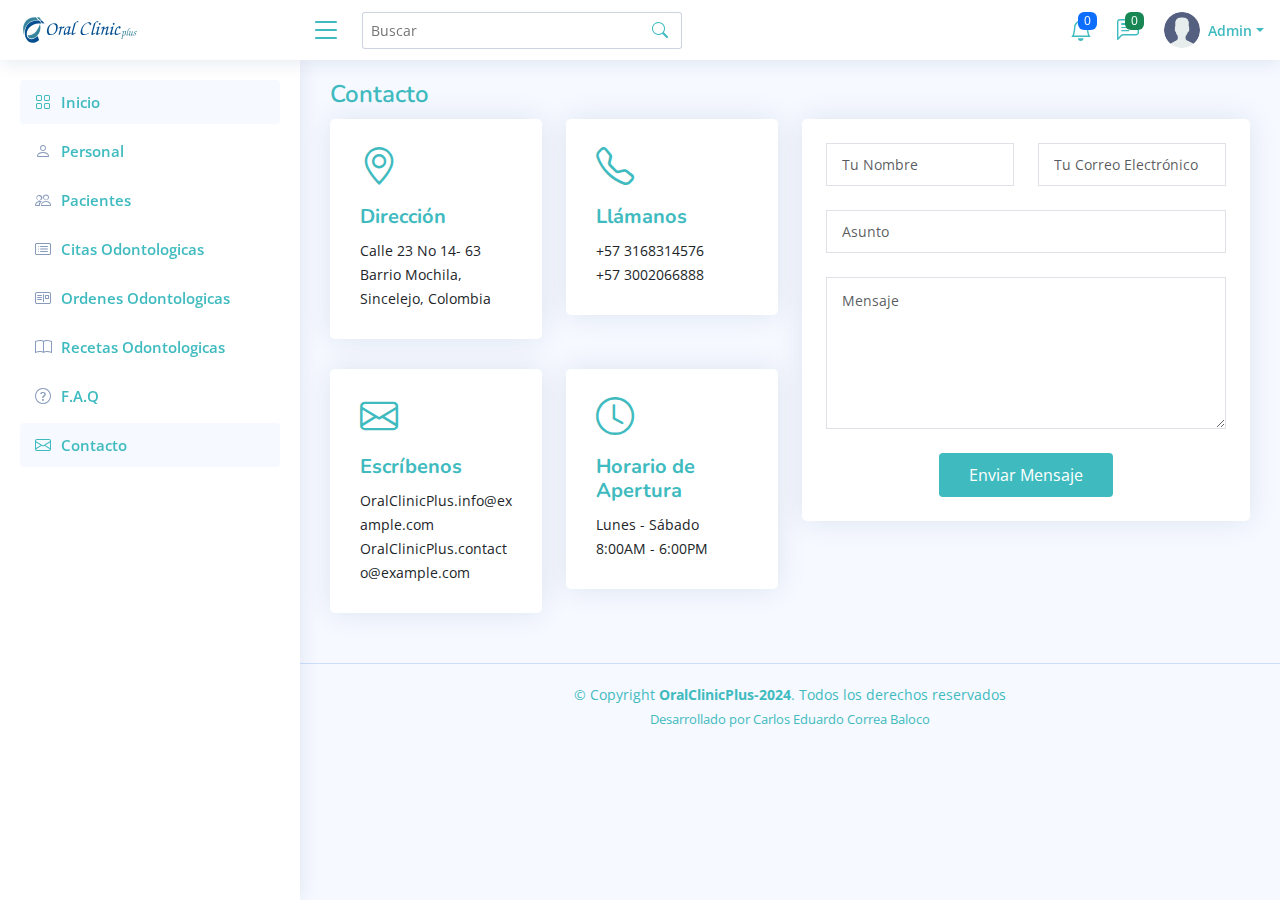
<file: Contacto.html>
<!DOCTYPE html>
<html lang="es">

<head>
  <meta charset="utf-8">
  <meta content="width=device-width, initial-scale=1.0" name="viewport">

  <title>Recetas Odontologícas</title>
  <meta content="" name="description">
  <meta content="" name="keywords">

  <!-- Favicons -->
  <link rel="shortcut icon" href="assets/img/favoicon.png" type="image/x-icon">

  <!-- Google Fonts -->
  <link href="https://fonts.gstatic.com" rel="preconnect">
  <link href="https://fonts.googleapis.com/css?family=Open+Sans:300,300i,400,400i,600,600i,700,700i|Nunito:300,300i,400,400i,600,600i,700,700i|Poppins:300,300i,400,400i,500,500i,600,600i,700,700i" rel="stylesheet">

  <!-- Vendor CSS Files -->
  <link href="assets/vendor/bootstrap/css/bootstrap.min.css" rel="stylesheet">
  <link href="assets/vendor/bootstrap-icons/bootstrap-icons.css" rel="stylesheet">
  <link href="assets/vendor/boxicons/css/boxicons.min.css" rel="stylesheet">
  <link href="assets/vendor/quill/quill.snow.css" rel="stylesheet">
  <link href="assets/vendor/quill/quill.bubble.css" rel="stylesheet">
  <link href="assets/vendor/remixicon/remixicon.css" rel="stylesheet">
  <link href="assets/vendor/simple-datatables/style.css" rel="stylesheet">

  <!-- Template Main CSS File -->
  <link href="assets/css/style.css" rel="stylesheet">

  <!-- =======================================================
  * Template Name: NiceAdmin
  * Template URL: https://bootstrapmade.com/nice-admin-bootstrap-admin-html-template/
  * Updated: Apr 20 2024 with Bootstrap v5.3.3
  * Author: BootstrapMade.com
  * License: https://bootstrapmade.com/license/
  ======================================================== -->
</head>

<body>

  <header id="header" class="header fixed-top d-flex align-items-center">
    <div class="d-flex align-items-center justify-content-between">
      <a href="dashboard.html" class="logo d-flex align-items-center">
        <img src="assets/img/logo-Oral-Clinic-Plus.svg" alt="">
      </a>
      <i class="bi bi-list toggle-sidebar-btn"></i>
    </div><!-- End Logo -->

    <div class="search-bar">
      <form class="search-form d-flex align-items-center" method="POST" action="#">
        <input type="text" name="query" placeholder="Buscar" title="Introduce palabra clave de búsqueda">
        <button type="submit" title="Buscar"><i class="bi bi-search"></i></button>
      </form>
    </div>    

    <nav class="header-nav ms-auto">
      <ul class="d-flex align-items-center">
        <li class="nav-item d-block d-lg-none">
          <a class="nav-link nav-icon search-bar-toggle " href="#">
            <i class="bi bi-search"></i>
          </a>
        </li><!-- End Search Icon-->

        <li class="nav-item dropdown">

          <a class="nav-link nav-icon" href="#" data-bs-toggle="dropdown">
            <i class="bi bi-bell"></i>
            <span class="badge bg-primary badge-number">0</span>
          </a><!-- End Notification Icon -->

          <ul class="dropdown-menu dropdown-menu-end dropdown-menu-arrow notifications">
            <li class="dropdown-header">
              No hay notificaciones
            </li>
            <li>
              <hr class="dropdown-divider">
            </li>
          </ul>
        </li><!-- End Notification Nav -->

        <li class="nav-item dropdown">
          <a class="nav-link nav-icon" href="#" data-bs-toggle="dropdown">
            <i class="bi bi-chat-left-text"></i>
            <span class="badge bg-success badge-number">0</span>
          </a><!-- End Messages Icon -->
          <ul class="dropdown-menu dropdown-menu-end dropdown-menu-arrow messages">
            <li class="dropdown-header">
              No hay mensajes
            </li>
            <li>
              <hr class="dropdown-divider">
            </li>
          </ul><!-- End Messages Dropdown Items -->

        </li><!-- End Messages Nav -->

        <li class="nav-item dropdown pe-3">

          <a class="nav-link nav-profile d-flex align-items-center pe-0" href="#" data-bs-toggle="dropdown">
            <img src="assets/img/usuario.png" alt="Profile" class="rounded-circle">
            <span class="d-none d-md-block dropdown-toggle ps-2">Admin</span>
          </a><!-- End Profile Iamge Icon -->

          <ul class="dropdown-menu dropdown-menu-end dropdown-menu-arrow profile">
            <li class="dropdown-header">
              <h6>Admin</h6>
              <span>Administrador</span>
            </li>
            <li>
              <hr class="dropdown-divider">
            </li>
            <li>
              <a class="dropdown-item d-flex align-items-center" href="usuario.html">
                <i class="bi bi-person"></i>
                <span>Mi Perfil</span>
              </a>
            </li>
            <li>
              <hr class="dropdown-divider">
            </li>
            <li>
              <a class="dropdown-item d-flex align-items-center" href="usuario.html">
                <i class="bi bi-gear"></i>
                <span>Configuración de la Cuenta</span>
              </a>
            </li>
            <li>
              <hr class="dropdown-divider">
            </li>
            <li>
              <hr class="dropdown-divider">
            </li>
            <li>
              <a class="dropdown-item d-flex align-items-center" href="iniciar_sesion.html">
                <i class="bi bi-box-arrow-right"></i>
                <span>Cerrar Sesión</span>
              </a>
            </li>
          </ul><!-- End Profile Dropdown Items -->
        </li><!-- End Profile Nav -->
      </ul>
    </nav><!-- End Icons Navigation -->
  </header>
  <!-- End Header -->

  <!-- ======= Sidebar ======= -->
  <aside id="sidebar" class="sidebar">

    <ul class="sidebar-nav" id="sidebar-nav">

      <li class="nav-item">
        <a class="nav-link " href="dashboard.html">
          <i class="bi bi-grid"></i>
          <span>Inicio</span>
        </a>
      </li><!-- End Dashboard Nav -->

      <li class="nav-item">
        <a class="nav-link collapsed" href="Personal-medico.html">
          <i class="bi bi-person"></i>
          <span>Personal</span>
        </a>
      </li>
      <li class="nav-item">
        <a class="nav-link collapsed" href="Pacientes.html">
          <i class="bi bi-people"></i>
          <span>Pacientes</span>
        </a>
      </li>
      <li class="nav-item">
        <a class="nav-link collapsed" href="Citas.html">
          <i class="bi bi-card-list"></i>
          <span>Citas Odontologicas</span>
        </a>
      </li>

      <li class="nav-item">
        <a class="nav-link collapsed" href="Ordenes.html">
          <i class="bi bi-postcard"></i>
          <span>Ordenes Odontologicas</span>
        </a>
      </li>
      <li class="nav-item">
        <a class="nav-link collapsed" href="Recetas.html">
          <i class="bi bi-book"></i>
          <span>Recetas Odontologicas</span>
        </a>
      </li>
      <li class="nav-item">
        <a class="nav-link collapsed" href="Preguntas.html">
          <i class="bi bi-question-circle"></i>
          <span>F.A.Q</span>
        </a>
      </li>
      <li class="nav-item">
        <a class="nav-link " href="Contacto.html">
          <i class="bi bi-envelope"></i>
          <span>Contacto</span>
        </a>
      </li>
    </ul>

  </aside><!-- End Sidebar-->
  <main id="main" class="main">
    <div class="pagetitle">
        <h1>Contacto</h1>
    </div><!-- Fin del Título de la Página -->
    
    <section class="section contact">
    
        <div class="row gy-4">
    
            <div class="col-xl-6">
    
                <div class="row">
                    <div class="col-lg-6">
                        <div class="info-box card">
                            <i class="bi bi-geo-alt"></i>
                            <h3>Dirección</h3>
                            <p>Calle 23 No 14- 63 <br> Barrio Mochila, Sincelejo, Colombia</p>
                        </div>
                    </div>
                    <div class="col-lg-6">
                        <div class="info-box card">
                            <i class="bi bi-telephone"></i>
                            <h3>Llámanos</h3>
                            <p>+57 3168314576<br>+57 3002066888</p>
                        </div>
                    </div>
                    <div class="col-lg-6">
                        <div class="info-box card">
                            <i class="bi bi-envelope"></i>
                            <h3>Escríbenos</h3>
                            <p>OralClinicPlus.info@example.com<br>OralClinicPlus.contacto@example.com</p>
                        </div>
                    </div>
                    <div class="col-lg-6">
                        <div class="info-box card">
                            <i class="bi bi-clock"></i>
                            <h3>Horario de Apertura</h3>
                            <p>Lunes - Sábado<br>8:00AM - 6:00PM</p>
                        </div>
                    </div>
                </div>
    
            </div>
    
            <div class="col-xl-6">
                <div class="card p-4">
                    <form action="forms/contact.php" method="post" class="php-email-form">
                        <div class="row gy-4">
    
                            <div class="col-md-6">
                                <input type="text" name="name" class="form-control" placeholder="Tu Nombre" required>
                            </div>
    
                            <div class="col-md-6">
                                <input type="email" class="form-control" name="email" placeholder="Tu Correo Electrónico" required>
                            </div>
    
                            <div class="col-md-12">
                                <input type="text" class="form-control" name="subject" placeholder="Asunto" required>
                            </div>
    
                            <div class="col-md-12">
                                <textarea class="form-control" name="message" rows="6" placeholder="Mensaje" required></textarea>
                            </div>
    
                            <div class="col-md-12 text-center">
                                <div class="loading">Cargando</div>
                                <div class="error-message"></div>
                                <div class="sent-message">Tu mensaje ha sido enviado. ¡Gracias!</div>
    
                                <button type="submit">Enviar Mensaje</button>
                            </div>
    
                        </div>
                    </form>
                </div>
    
            </div>
    
        </div>
    
    </section>
    
  </main><!-- End #main -->

  <!-- ======= Footer ======= -->
  <footer id="footer" class="footer">
    <div class="copyright">
      &copy; Copyright <strong><span> OralClinicPlus-2024</span></strong>. Todos los derechos reservados
    </div>
    <div class="credits">
      <!-- All the links in the footer should remain intact. -->
      <!-- You can delete the links only if you purchased the pro version. -->
      <!-- Licensing information: https://bootstrapmade.com/license/ -->
      <!-- Purchase the pro version with working PHP/AJAX contact form: https://bootstrapmade.com/nice-admin-bootstrap-admin-html-template/ -->
      Desarrollado por <a href="">Carlos Eduardo Correa Baloco</a>
    </div>
  </footer><!-- End Footer -->

  <a href="#" class="back-to-top d-flex align-items-center justify-content-center"><i class="bi bi-arrow-up-short"></i></a>

  <!-- Vendor JS Files -->
  <script src="assets/vendor/apexcharts/apexcharts.min.js"></script>
  <script src="assets/vendor/bootstrap/js/bootstrap.bundle.min.js"></script>
  <script src="assets/vendor/chart.js/chart.umd.js"></script>
  <script src="assets/vendor/echarts/echarts.min.js"></script>
  <script src="assets/vendor/quill/quill.js"></script>
  <script src="assets/vendor/simple-datatables/simple-datatables.js"></script>
  <script src="assets/vendor/tinymce/tinymce.min.js"></script>
  <script src="assets/vendor/php-email-form/validate.js"></script>

  <!-- Template Main JS File -->
  <script src="assets/js/main.js"></script>

</body>

</html>
</file>
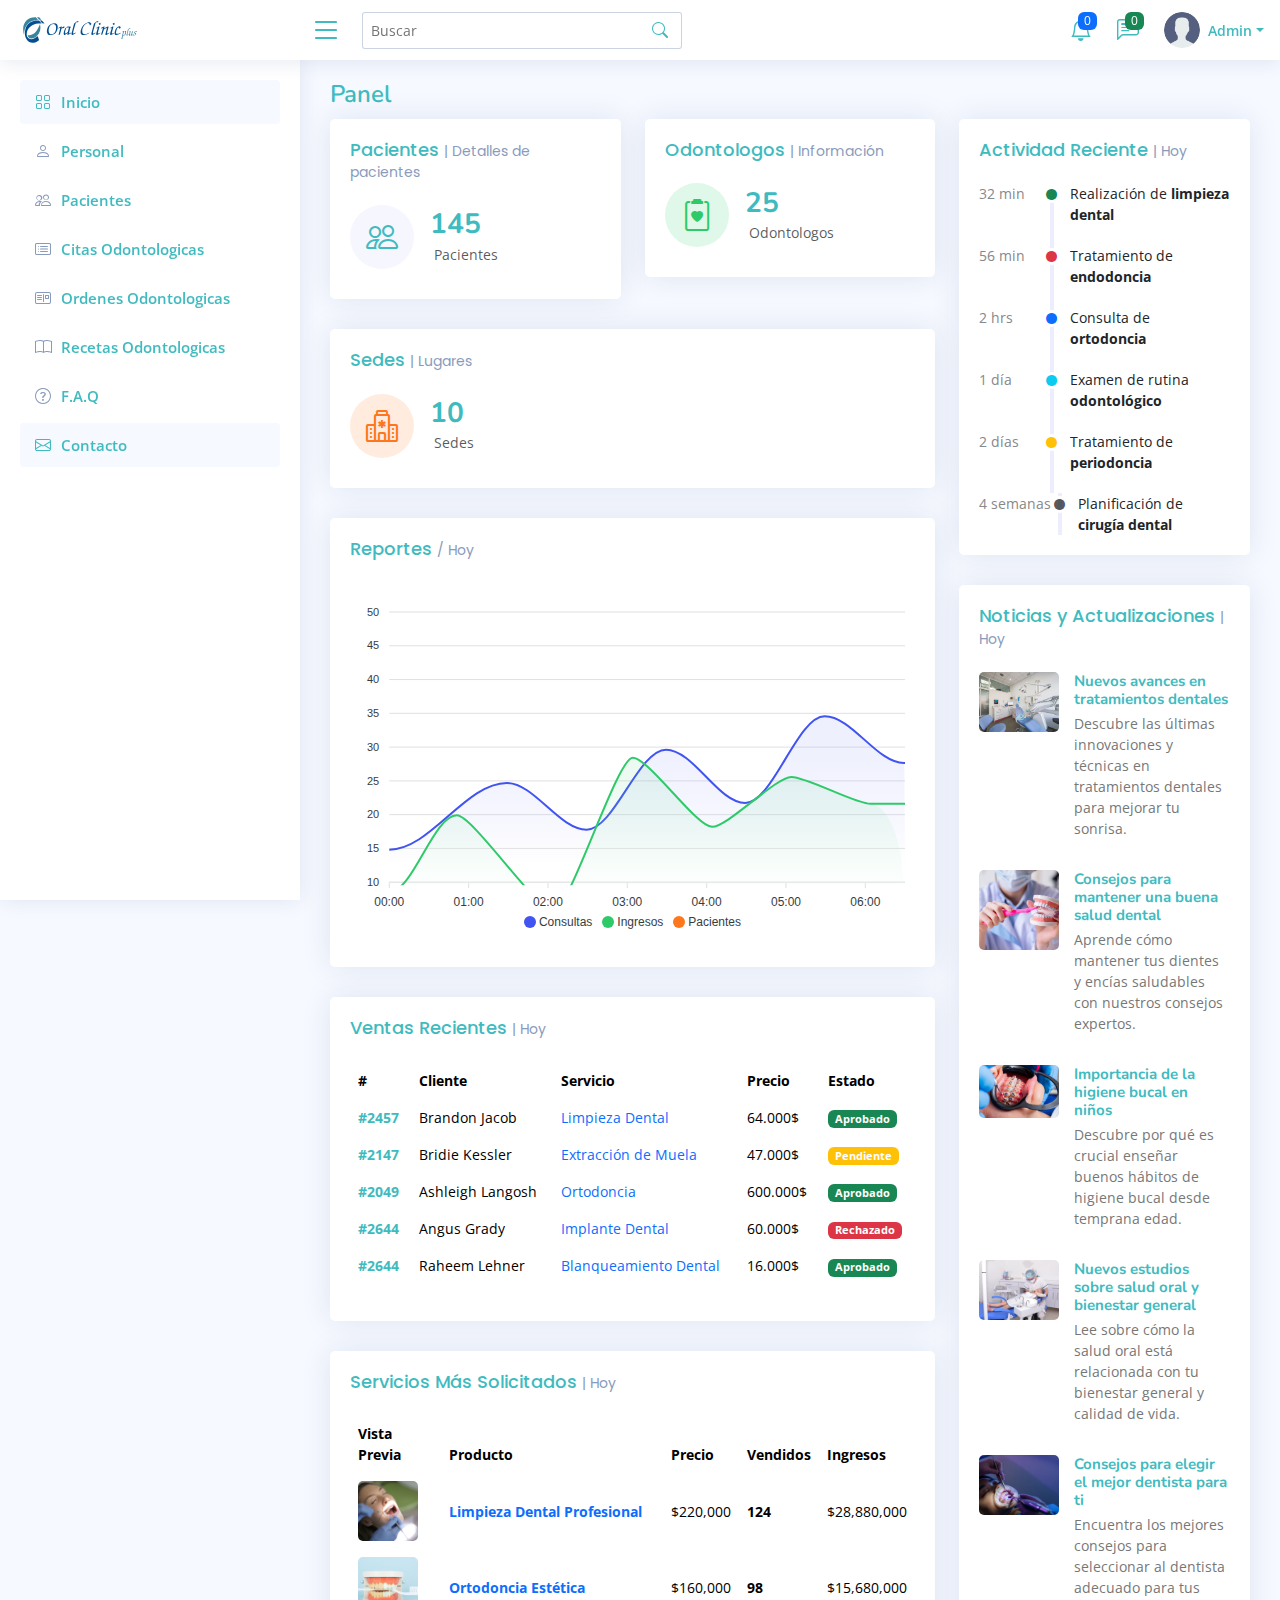
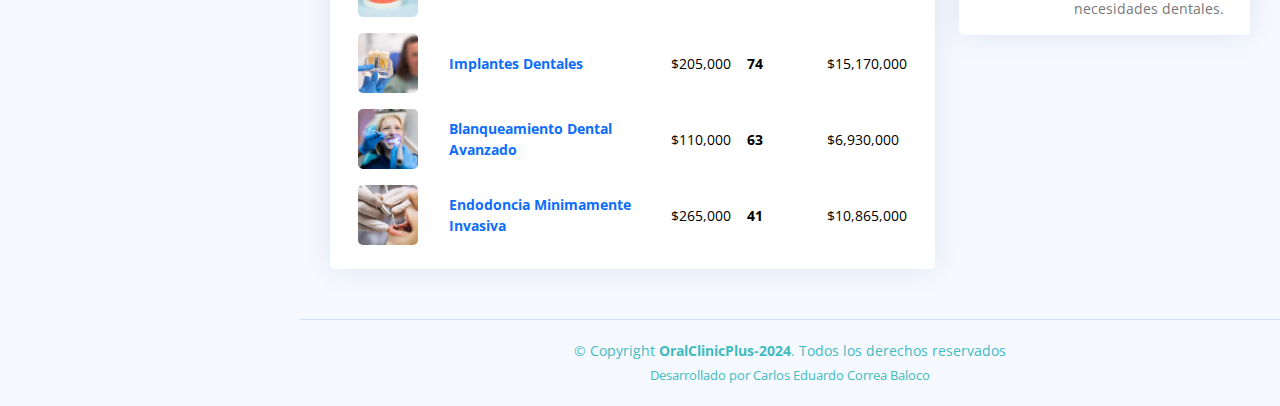
<file: dashboard.html>
<!DOCTYPE html>
<html lang="en">
<head>
  <meta charset="utf-8">
  <meta content="width=device-width, initial-scale=1.0" name="viewport">
  <title>Panel</title>
  <meta content="" name="description">
  <meta content="" name="keywords">
  <!-- Favicons -->
   <link rel="shortcut icon" href="assets/img/favoicon.png" type="image/x-icon">
  <!-- Google Fonts -->
  <link href="https://fonts.gstatic.com" rel="preconnect">
  <link href="https://fonts.googleapis.com/css?family=Open+Sans:300,300i,400,400i,600,600i,700,700i|Nunito:300,300i,400,400i,600,600i,700,700i|Poppins:300,300i,400,400i,500,500i,600,600i,700,700i" rel="stylesheet">
  <!-- Vendor CSS Files -->
  <link href="assets/vendor/bootstrap/css/bootstrap.min.css" rel="stylesheet">
  <link href="assets/vendor/bootstrap-icons/bootstrap-icons.css" rel="stylesheet">
  <link href="assets/vendor/boxicons/css/boxicons.min.css" rel="stylesheet">
  <link href="assets/vendor/quill/quill.snow.css" rel="stylesheet">
  <link href="assets/vendor/quill/quill.bubble.css" rel="stylesheet">
  <link href="assets/vendor/remixicon/remixicon.css" rel="stylesheet">
  <link href="assets/vendor/simple-datatables/style.css" rel="stylesheet">
  <!-- Template Main CSS File -->
  <link href="assets/css/style.css" rel="stylesheet">
  <!-- =======================================================
  * Template Name: NiceAdmin
  * Template URL: https://bootstrapmade.com/nice-admin-bootstrap-admin-html-template/
  * Updated: Apr 20 2024 with Bootstrap v5.3.3
  * Author: BootstrapMade.com
  * License: https://bootstrapmade.com/license/
  ======================================================== -->
</head>

<body>

  <!-- ======= Header ======= -->
  <header id="header" class="header fixed-top d-flex align-items-center">
    <div class="d-flex align-items-center justify-content-between">
      <a href="dashboard.html" class="logo d-flex align-items-center">
        <img src="assets/img/logo-Oral-Clinic-Plus.svg" alt="">
      </a>
      <i class="bi bi-list toggle-sidebar-btn"></i>
    </div><!-- End Logo -->

    <div class="search-bar">
      <form class="search-form d-flex align-items-center" method="POST" action="#">
        <input type="text" name="query" placeholder="Buscar" title="Introduce palabra clave de búsqueda">
        <button type="submit" title="Buscar"><i class="bi bi-search"></i></button>
      </form>
    </div>    

    <nav class="header-nav ms-auto">
      <ul class="d-flex align-items-center">
        <li class="nav-item d-block d-lg-none">
          <a class="nav-link nav-icon search-bar-toggle " href="#">
            <i class="bi bi-search"></i>
          </a>
        </li><!-- End Search Icon-->

        <li class="nav-item dropdown">

          <a class="nav-link nav-icon" href="#" data-bs-toggle="dropdown">
            <i class="bi bi-bell"></i>
            <span class="badge bg-primary badge-number">0</span>
          </a><!-- End Notification Icon -->

          <ul class="dropdown-menu dropdown-menu-end dropdown-menu-arrow notifications">
            <li class="dropdown-header">
              No hay notificaciones
            </li>
            <li>
              <hr class="dropdown-divider">
            </li>
          </ul>
        </li><!-- End Notification Nav -->

        <li class="nav-item dropdown">
          <a class="nav-link nav-icon" href="#" data-bs-toggle="dropdown">
            <i class="bi bi-chat-left-text"></i>
            <span class="badge bg-success badge-number">0</span>
          </a><!-- End Messages Icon -->
          <ul class="dropdown-menu dropdown-menu-end dropdown-menu-arrow messages">
            <li class="dropdown-header">
              No hay mensajes
            </li>
            <li>
              <hr class="dropdown-divider">
            </li>
          </ul><!-- End Messages Dropdown Items -->

        </li><!-- End Messages Nav -->

        <li class="nav-item dropdown pe-3">

          <a class="nav-link nav-profile d-flex align-items-center pe-0" href="#" data-bs-toggle="dropdown">
            <img src="assets/img/usuario.png" alt="Profile" class="rounded-circle">
            <span class="d-none d-md-block dropdown-toggle ps-2">Admin</span>
          </a><!-- End Profile Iamge Icon -->

          <ul class="dropdown-menu dropdown-menu-end dropdown-menu-arrow profile">
            <li class="dropdown-header">
              <h6>Admin</h6>
              <span>Administrador</span>
            </li>
            <li>
              <hr class="dropdown-divider">
            </li>
            <li>
              <a class="dropdown-item d-flex align-items-center" href="usuario.html">
                <i class="bi bi-person"></i>
                <span>Mi Perfil</span>
              </a>
            </li>
            <li>
              <hr class="dropdown-divider">
            </li>
            <li>
              <a class="dropdown-item d-flex align-items-center" href="usuario.html">
                <i class="bi bi-gear"></i>
                <span>Configuración de la Cuenta</span>
              </a>
            </li>
            <li>
              <hr class="dropdown-divider">
            </li>
            <li>
              <hr class="dropdown-divider">
            </li>
            <li>
              <a class="dropdown-item d-flex align-items-center" href="iniciar_sesion.html">
                <i class="bi bi-box-arrow-right"></i>
                <span>Cerrar Sesión</span>
              </a>
            </li>
          </ul><!-- End Profile Dropdown Items -->
        </li><!-- End Profile Nav -->
      </ul>
    </nav><!-- End Icons Navigation -->
  </header>
  <!-- End Header -->

  <!-- ======= Sidebar ======= -->
  <aside id="sidebar" class="sidebar">

    <ul class="sidebar-nav" id="sidebar-nav">

      <li class="nav-item">
        <a class="nav-link " href="dashboard.html">
          <i class="bi bi-grid"></i>
          <span>Inicio</span>
        </a>
      </li>

      <li class="nav-item">
        <a class="nav-link collapsed" href="Personal-medico.html">
          <i class="bi bi-person"></i>
          <span>Personal</span>
        </a>
      </li>

      <li class="nav-item">
        <a class="nav-link collapsed" href="Pacientes.html">
          <i class="bi bi-people"></i>
          <span>Pacientes</span>
        </a>
      </li>

      <li class="nav-item">
        <a class="nav-link collapsed" href="Citas.html">
          <i class="bi bi-card-list"></i>
          <span>Citas Odontologicas</span>
        </a>
      </li>

      <li class="nav-item">
        <a class="nav-link collapsed" href="Ordenes.html">
          <i class="bi bi-postcard"></i>
          <span>Ordenes Odontologicas</span>
        </a>
      </li>
      <li class="nav-item">
        <a class="nav-link collapsed" href="Recetas.html">
          <i class="bi bi-book"></i>
          <span>Recetas Odontologicas</span>
        </a>
      </li>
      <li class="nav-item">
        <a class="nav-link collapsed" href="Preguntas.html">
          <i class="bi bi-question-circle"></i>
          <span>F.A.Q</span>
        </a>
      </li>
      <li class="nav-item">
        <a class="nav-link " href="Contacto.html">
          <i class="bi bi-envelope"></i>
          <span>Contacto</span>
        </a>
      </li>
    </ul>

  </aside><!-- End Sidebar-->

  <main id="main" class="main">
    <div class="pagetitle">
      <h1>Panel</h1>
    </div><!-- End Page Title -->
    <section class="section dashboard">
      <div class="row">

        <!-- Left side columns -->
        <div class="col-lg-8">
          <div class="row">

            <!-- Sales Card -->
            <div class="col-xxl-4 col-md-6">
              <div class="card info-card sales-card">
                <div class="card-body">
                  <h5 class="card-title">Pacientes <span>| Detalles de pacientes</span></h5>
                  <div class="d-flex align-items-center">
                    <div class="card-icon rounded-circle d-flex align-items-center justify-content-center">
                      <i class="bi bi-people"></i>
                    </div>
                    <div class="ps-3">
                      <span class="text-success small pt-1 fw-bold"><h6>145</h6></span> <span class="text-muted small pt-2 ps-1">Pacientes</span>
                    </div>
                  </div>
                </div>

              </div>
            </div><!-- End Sales Card -->

            <!-- Revenue Card -->
            <div class="col-xxl-4 col-md-6">
              <div class="card info-card revenue-card">
                <div class="card-body">
                  <h5 class="card-title">Odontologos <span>| Información</span></h5>
                  <div class="d-flex align-items-center">
                    <div class="card-icon rounded-circle d-flex align-items-center justify-content-center">
                      <i class="bi bi-clipboard2-heart"></i>
                    </div>
                    <div class="ps-3">
                      <span class="text-success small pt-1 fw-bold"><h6>25</h6></span> <span class="text-muted small pt-2 ps-1">Odontologos</span>
                    </div>
                  </div>
                </div>

              </div>
            </div><!-- End Revenue Card -->

            <!-- Customers Card -->
            <div class="col-xxl-4 col-xl-12">

              <div class="card info-card customers-card">
                <div class="card-body">
                  <h5 class="card-title">Sedes <span>| Lugares</span></h5>
                  <div class="d-flex align-items-center">
                    <div class="card-icon rounded-circle d-flex align-items-center justify-content-center">
                      <i class="bi bi-hospital"></i>
                    </div>
                    <div class="ps-3">
                      <span class="text-success small pt-1 fw-bold"><h6>10</h6></span> <span class="text-muted small pt-2 ps-1">Sedes</span>
                    </div>
                  </div>

                </div>
              </div>

            </div><!-- End Customers Card -->

            <!-- Reports -->
            <div class="col-12">
              <div class="card">
                  <div class="card-body">
                      <h5 class="card-title">Reportes <span>/ Hoy</span></h5>
          
                      <!-- Gráfico de Línea -->
                      <div id="reportsChart"></div>
          
                      <script>
                          document.addEventListener("DOMContentLoaded", () => {
                              new ApexCharts(document.querySelector("#reportsChart"), {
                                  series: [{
                                      name: 'Consultas',
                                      data: [15, 25, 18, 30, 22, 35, 28],
                                  }, {
                                      name: 'Ingresos',
                                      data: [15, 35, 10, 50, 32, 45, 38]
                                  }, {
                                      name: 'Pacientes',
                                      data: [10, 15, 12, 18, 14, 20, 16]
                                  }],
                                  chart: {
                                      height: 350,
                                      type: 'area',
                                      toolbar: {
                                          show: false
                                      },
                                  },
                                  markers: {
                                      size: 4
                                  },
                                  colors: ['#4154f1', '#2eca6a', '#ff771d'],
                                  fill: {
                                      type: "gradient",
                                      gradient: {
                                          shadeIntensity: 1,
                                          opacityFrom: 0.3,
                                          opacityTo: 0.4,
                                          stops: [0, 90, 100]
                                      }
                                  },
                                  dataLabels: {
                                      enabled: false
                                  },
                                  stroke: {
                                      curve: 'smooth',
                                      width: 2
                                  },
                                  xaxis: {
                                      type: 'datetime',
                                      categories: ["2018-09-19T00:00:00.000Z", "2018-09-19T01:30:00.000Z", "2018-09-19T02:30:00.000Z", "2018-09-19T03:30:00.000Z", "2018-09-19T04:30:00.000Z", "2018-09-19T05:30:00.000Z", "2018-09-19T06:30:00.000Z"]
                                  },
                                  tooltip: {
                                      x: {
                                          format: 'dd/MM/yy HH:mm'
                                      },
                                  }
                              }).render();
                          });
                      </script>
                      <!-- Fin Gráfico de Línea -->
          
                  </div>
          
              </div>
          </div>
          <!-- End Reports -->

            <!-- Recent Sales -->
            <div class="col-12">
              <div class="card recent-sales overflow-auto">
                  <div class="card-body">
                      <h5 class="card-title">Ventas Recientes <span>| Hoy</span></h5>
                      <table class="table table-borderless">
                          <thead>
                              <tr>
                                  <th scope="col">#</th>
                                  <th scope="col">Cliente</th>
                                  <th scope="col">Servicio</th>
                                  <th scope="col">Precio</th>
                                  <th scope="col">Estado</th>
                              </tr>
                          </thead>
                          <tbody>
                              <tr>
                                  <th scope="row"><a href="#">#2457</a></th>
                                  <td>Brandon Jacob</td>
                                  <td><a href="#" class="text-primary">Limpieza Dental</a></td>
                                  <td>64.000$</td>
                                  <td><span class="badge bg-success">Aprobado</span></td>
                              </tr>
                              <tr>
                                  <th scope="row"><a href="#">#2147</a></th>
                                  <td>Bridie Kessler</td>
                                  <td><a href="#" class="text-primary">Extracción de Muela</a></td>
                                  <td>47.000$</td>
                                  <td><span class="badge bg-warning">Pendiente</span></td>
                              </tr>
                              <tr>
                                  <th scope="row"><a href="#">#2049</a></th>
                                  <td>Ashleigh Langosh</td>
                                  <td><a href="#" class="text-primary">Ortodoncia</a></td>
                                  <td>600.000$</td>
                                  <td><span class="badge bg-success">Aprobado</span></td>
                              </tr>
                              <tr>
                                  <th scope="row"><a href="#">#2644</a></th>
                                  <td>Angus Grady</td>
                                  <td><a href="#" class="text-primary">Implante Dental</a></td>
                                  <td>60.000$</td>
                                  <td><span class="badge bg-danger">Rechazado</span></td>
                              </tr>
                              <tr>
                                  <th scope="row"><a href="#">#2644</a></th>
                                  <td>Raheem Lehner</td>
                                  <td><a href="#" class="text-primary">Blanqueamiento Dental</a></td>
                                  <td>16.000$</td>
                                  <td><span class="badge bg-success">Aprobado</span></td>
                              </tr>
                          </tbody>
                      </table>
                  </div>
              </div>
          </div>
          <!-- End Recent Sales -->

            <!-- Top Selling -->
            <div class="col-12">
              <div class="card top-selling overflow-auto">
                  <div class="card-body pb-0">
                      <h5 class="card-title">Servicios Más Solicitados <span>| Hoy</span></h5>
                      <table class="table table-borderless">
                          <thead>
                              <tr>
                                  <th scope="col">Vista Previa</th>
                                  <th scope="col">Producto</th>
                                  <th scope="col">Precio</th>
                                  <th scope="col">Vendidos</th>
                                  <th scope="col">Ingresos</th>
                              </tr>
                          </thead>
                          <tbody>
                              <tr>
                                  <th scope="row"><a href="#"><img src="assets/img/producto-1.png" alt=""></a></th>
                                  <td><a href="#" class="text-primary fw-bold">Limpieza Dental Profesional</a></td>
                                  <td>$220,000</td>
                                  <td class="fw-bold">124</td>
                                  <td>$28,880,000</td>
                              </tr>
                              <tr>
                                  <th scope="row"><a href="#"><img src="assets/img/producto-3.png" alt=""></a></th>
                                  <td><a href="#" class="text-primary fw-bold">Ortodoncia Estética</a></td>
                                  <td>$160,000</td>
                                  <td class="fw-bold">98</td>
                                  <td>$15,680,000</td>
                              </tr>
                              <tr>
                                  <th scope="row"><a href="#"><img src="assets/img/producto-2.png" alt=""></a></th>
                                  <td><a href="#" class="text-primary fw-bold">Implantes Dentales</a></td>
                                  <td>$205,000</td>
                                  <td class="fw-bold">74</td>
                                  <td>$15,170,000</td>
                              </tr>
                              <tr>
                                  <th scope="row"><a href="#"><img src="assets/img/producto-4.png" alt=""></a></th>
                                  <td><a href="#" class="text-primary fw-bold">Blanqueamiento Dental Avanzado</a></td>
                                  <td>$110,000</td>
                                  <td class="fw-bold">63</td>
                                  <td>$6,930,000</td>
                              </tr>
                              <tr>
                                  <th scope="row"><a href="#"><img src="assets/img/producto-5.png" alt=""></a></th>
                                  <td><a href="#" class="text-primary fw-bold">Endodoncia Minimamente Invasiva</a></td>
                                  <td>$265,000</td>
                                  <td class="fw-bold">41</td>
                                  <td>$10,865,000</td>
                              </tr>
                          </tbody>
                      </table>
          
                  </div>
          
              </div>
          </div>
          <!-- End Top Selling -->
          </div>
        </div><!-- End Left side columns -->
        <!-- Right side columns -->
        <div class="col-lg-4">
          <!-- Recent Activity -->
          <div class="card">
            <div class="card-body">
                <h5 class="card-title">Actividad Reciente <span>| Hoy</span></h5>
        
                <div class="activity">
        
                    <div class="activity-item d-flex">
                        <div class="activite-label">32 min</div>
                        <i class='bi bi-circle-fill activity-badge text-success align-self-start'></i>
                        <div class="activity-content">
                            Realización de <a href="#" class="fw-bold text-dark">limpieza dental</a>
                        </div>
                    </div><!-- End activity item-->
        
                    <div class="activity-item d-flex">
                        <div class="activite-label">56 min</div>
                        <i class='bi bi-circle-fill activity-badge text-danger align-self-start'></i>
                        <div class="activity-content">
                            Tratamiento de <a href="#" class="fw-bold text-dark">endodoncia</a>
                        </div>
                    </div><!-- End activity item-->
        
                    <div class="activity-item d-flex">
                        <div class="activite-label">2 hrs</div>
                        <i class='bi bi-circle-fill activity-badge text-primary align-self-start'></i>
                        <div class="activity-content">
                            Consulta de <a href="#" class="fw-bold text-dark">ortodoncia</a>
                        </div>
                    </div><!-- End activity item-->
        
                    <div class="activity-item d-flex">
                        <div class="activite-label">1 día</div>
                        <i class='bi bi-circle-fill activity-badge text-info align-self-start'></i>
                        <div class="activity-content">
                            Examen de rutina <a href="#" class="fw-bold text-dark">odontológico</a>
                        </div>
                    </div><!-- End activity item-->
        
                    <div class="activity-item d-flex">
                        <div class="activite-label">2 días</div>
                        <i class='bi bi-circle-fill activity-badge text-warning align-self-start'></i>
                        <div class="activity-content">
                            Tratamiento de <a href="#" class="fw-bold text-dark">periodoncia</a>
                        </div>
                    </div><!-- End activity item-->
        
                    <div class="activity-item d-flex">
                        <div class="activite-label">4 semanas</div>
                        <i class='bi bi-circle-fill activity-badge text-muted align-self-start'></i>
                        <div class="activity-content">
                            Planificación de <a href="#" class="fw-bold text-dark">cirugía dental</a>
                        </div>
                    </div><!-- End activity item-->
        
                </div>
        
            </div>
        </div>
        <!-- End Recent Activity -->
          <!-- News & Updates Traffic -->
          <div class="card">
            <div class="card-body pb-0">
                <h5 class="card-title">Noticias y Actualizaciones <span>| Hoy</span></h5>
        
                <div class="news">
                    <div class="post-item clearfix">
                        <img src="assets/img/avances-5.jpg" alt="">
                        <h4><a href="#">Nuevos avances en tratamientos dentales</a></h4>
                        <p>Descubre las últimas innovaciones y técnicas en tratamientos dentales para mejorar tu sonrisa.</p>
                    </div>
        
                    <div class="post-item clearfix">
                        <img src="assets/img/avances-3.jpg" alt="">
                        <h4><a href="#">Consejos para mantener una buena salud dental</a></h4>
                        <p>Aprende cómo mantener tus dientes y encías saludables con nuestros consejos expertos.</p>
                    </div>
        
                    <div class="post-item clearfix">
                        <img src="assets/img/avances-4.jpg" alt="">
                        <h4><a href="#">Importancia de la higiene bucal en niños</a></h4>
                        <p>Descubre por qué es crucial enseñar buenos hábitos de higiene bucal desde temprana edad.</p>
                    </div>
        
                    <div class="post-item clearfix">
                        <img src="assets/img/avances-2.png" alt="">
                        <h4><a href="#">Nuevos estudios sobre salud oral y bienestar general</a></h4>
                        <p>Lee sobre cómo la salud oral está relacionada con tu bienestar general y calidad de vida.</p>
                    </div>
        
                    <div class="post-item clearfix">
                        <img src="assets/img/avances-1.png" alt="">
                        <h4><a href="#">Consejos para elegir el mejor dentista para ti</a></h4>
                        <p>Encuentra los mejores consejos para seleccionar al dentista adecuado para tus necesidades dentales.</p>
                    </div>
                </div>
            </div>
        </div>
        <!-- End sidebar recent posts-->

            </div>
          </div><!-- End News & Updates -->

        </div><!-- End Right side columns -->

      </div>
    </section>

  </main><!-- End #main -->

  <!-- ======= Footer ======= -->
  <footer id="footer" class="footer">
    <div class="copyright">
      &copy; Copyright <strong><span> OralClinicPlus-2024</span></strong>. Todos los derechos reservados
    </div>
    <div class="credits">
      <!-- All the links in the footer should remain intact. -->
      <!-- You can delete the links only if you purchased the pro version. -->
      <!-- Licensing information: https://bootstrapmade.com/license/ -->
      <!-- Purchase the pro version with working PHP/AJAX contact form: https://bootstrapmade.com/nice-admin-bootstrap-admin-html-template/ -->
      Desarrollado por <a href="">Carlos Eduardo Correa Baloco</a>
    </div>
  </footer><!-- End Footer -->

  <a href="#" class="back-to-top d-flex align-items-center justify-content-center"><i class="bi bi-arrow-up-short"></i></a>

  <!-- Vendor JS Files -->
  <script src="assets/vendor/apexcharts/apexcharts.min.js"></script>
  <script src="assets/vendor/bootstrap/js/bootstrap.bundle.min.js"></script>
  <script src="assets/vendor/chart.js/chart.umd.js"></script>
  <script src="assets/vendor/echarts/echarts.min.js"></script>
  <script src="assets/vendor/quill/quill.js"></script>
  <script src="assets/vendor/simple-datatables/simple-datatables.js"></script>
  <script src="assets/vendor/tinymce/tinymce.min.js"></script>
  <script src="assets/vendor/php-email-form/validate.js"></script>

  <!-- Template Main JS File -->
  <script src="assets/js/main.js"></script>

</body>

</html>
</file>
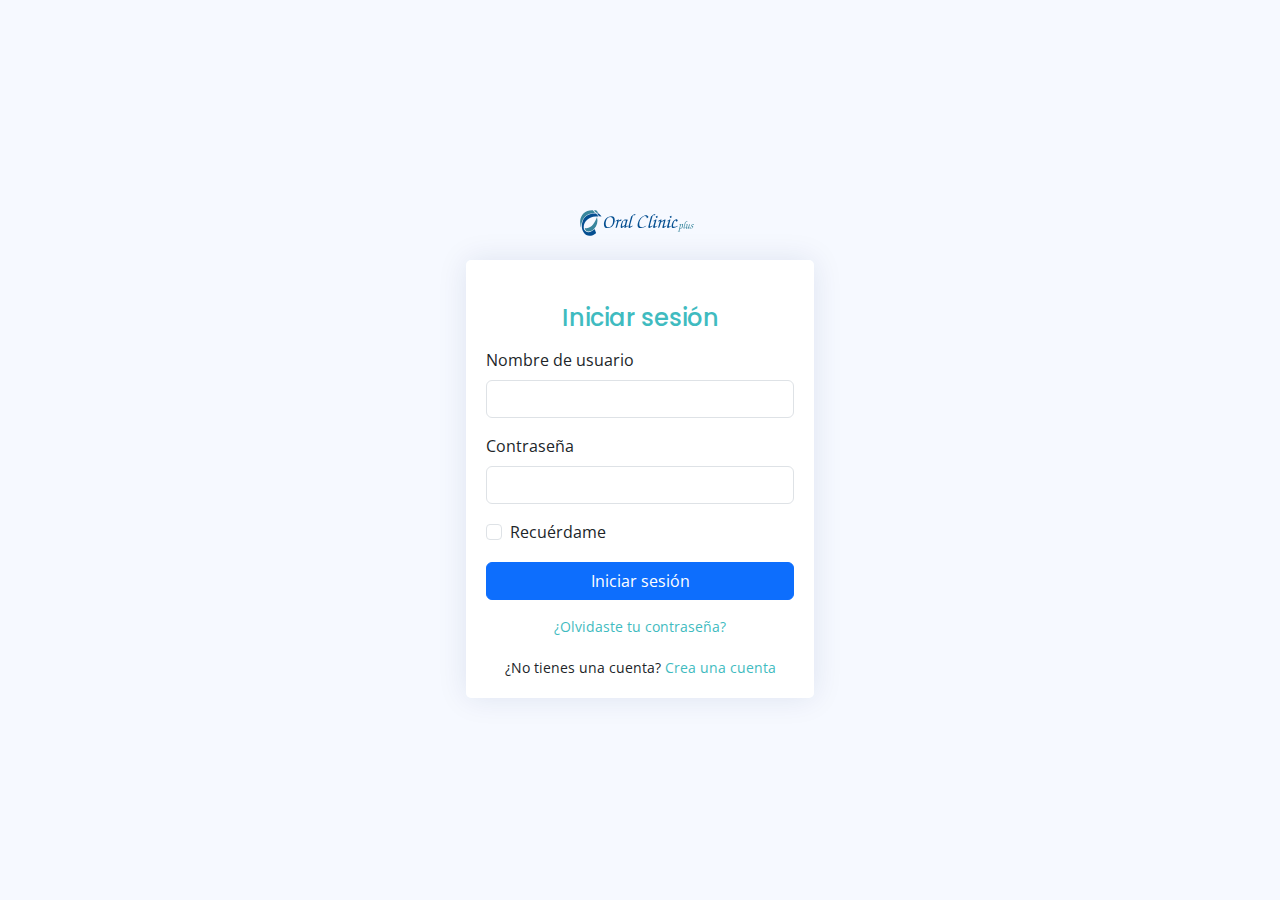
<file: iniciar_sesion.html>
<!DOCTYPE html>
<html lang="en">
<head>
  <meta charset="utf-8">
  <meta content="width=device-width, initial-scale=1.0" name="viewport">
  <title>Iniciar sesión</title>
  <meta content="" name="description">
  <meta content="" name="keywords">
  <!-- Favicons -->
 <link rel="shortcut icon" href="assets/img/favoicon.png" type="image/x-icon">
  <!-- Google Fonts -->
  <link href="https://fonts.gstatic.com" rel="preconnect">
  <link href="https://fonts.googleapis.com/css?family=Open+Sans:300,300i,400,400i,600,600i,700,700i|Nunito:300,300i,400,400i,600,600i,700,700i|Poppins:300,300i,400,400i,500,500i,600,600i,700,700i" rel="stylesheet">
  <!-- Vendor CSS Files -->
  <link href="assets/vendor/bootstrap/css/bootstrap.min.css" rel="stylesheet">
  <link href="assets/vendor/bootstrap-icons/bootstrap-icons.css" rel="stylesheet">
  <link href="assets/vendor/boxicons/css/boxicons.min.css" rel="stylesheet">
  <link href="assets/vendor/quill/quill.snow.css" rel="stylesheet">
  <link href="assets/vendor/quill/quill.bubble.css" rel="stylesheet">
  <link href="assets/vendor/remixicon/remixicon.css" rel="stylesheet">
  <link href="assets/vendor/simple-datatables/style.css" rel="stylesheet">
  <!-- Template Main CSS File -->
  <link href="assets/css/style.css" rel="stylesheet">
  <!-- =======================================================
  * Template Name: NiceAdmin
  * Template URL: https://bootstrapmade.com/nice-admin-bootstrap-admin-html-template/
  * Updated: Apr 20 2024 with Bootstrap v5.3.3
  * Author: BootstrapMade.com
  * License: https://bootstrapmade.com/license/
  ======================================================== -->
</head>
<body>
  <main>
    <div class="container">
      <section class="section register min-vh-100 d-flex flex-column align-items-center justify-content-center py-4">
        <div class="container">
          <div class="row justify-content-center">
            <div class="col-lg-4 col-md-6 d-flex flex-column align-items-center justify-content-center">
              <div class="d-flex justify-content-center py-4">
                <a href="index.html" class="logo d-flex align-items-center w-auto">
                  <img src="assets/img/logo-Oral-Clinic-Plus.svg" alt="">
                </a>
              </div><!-- End Logo -->
              <div class="card mb-3">
                <div class="card-body">
                  <div class="pt-4 pb-2">
                    <h5 class="card-title text-center pb-0 fs-4">Iniciar sesión</h5>
                  </div>
                  <form action="" method="post" id="login" class="row g-3 needs-validation" novalidate>
                    <div class="col-12">
                      <label for="yourUsername" class="form-label">Nombre de usuario</label>
                      <div class="input-group has-validation">
                        <input type="text" name="username" class="form-control" id="yourUsername" required>
                        <div class="invalid-feedback">Por favor, introduce tu nombre de usuario.</div>
                      </div>
                    </div>
                  
                    <div class="col-12">
                      <label for="yourPassword" class="form-label">Contraseña</label>
                      <input type="password" name="password" class="form-control" id="yourPassword" required>
                      <div class="invalid-feedback">¡Por favor, introduce tu contraseña!</div>
                    </div>
                  
                    <div class="col-12">
                      <div class="form-check">
                        <input class="form-check-input" type="checkbox" name="remember" value="true" id="rememberMe">
                        <label class="form-check-label" for="rememberMe">Recuérdame</label>
                      </div>
                    </div>
                  
                    <div class="col-12">
                      <button class="btn btn-primary w-100" type="submit" id="loginButton">Iniciar sesión</button>
                    </div>
                    <div class="col-12 text-center">
                      <p class="small mb-1">
                        <a href="recuperar_contraseña.html">¿Olvidaste tu contraseña?</a>
                      </p>
                    </div>
                    <div class="col-12 text-center">
                      <p class="small mb-0">¿No tienes una cuenta? <a href="Registro.html">Crea una cuenta</a></p>
                    </div>
                  </form>
                </div>
              </div>
            </div>
          </div>
        </div>
      </section>
    </div>
  </main><!-- End #main -->
  <a href="#" class="back-to-top d-flex align-items-center justify-content-center"><i class="bi bi-arrow-up-short"></i></a>
  <!-- Vendor JS Files -->
  <script src="assets/vendor/apexcharts/apexcharts.min.js"></script>
  <script src="assets/vendor/bootstrap/js/bootstrap.bundle.min.js"></script>
  <script src="assets/vendor/chart.js/chart.umd.js"></script>
  <script src="assets/vendor/echarts/echarts.min.js"></script>
  <script src="assets/vendor/quill/quill.js"></script>
  <script src="assets/vendor/simple-datatables/simple-datatables.js"></script>
  <script src="assets/vendor/tinymce/tinymce.min.js"></script>
  <script src="assets/vendor/php-email-form/validate.js"></script>

  <!-- Template Main JS File -->
  <script src="assets/js/main.js"></script>

</body>

</html>
</file>
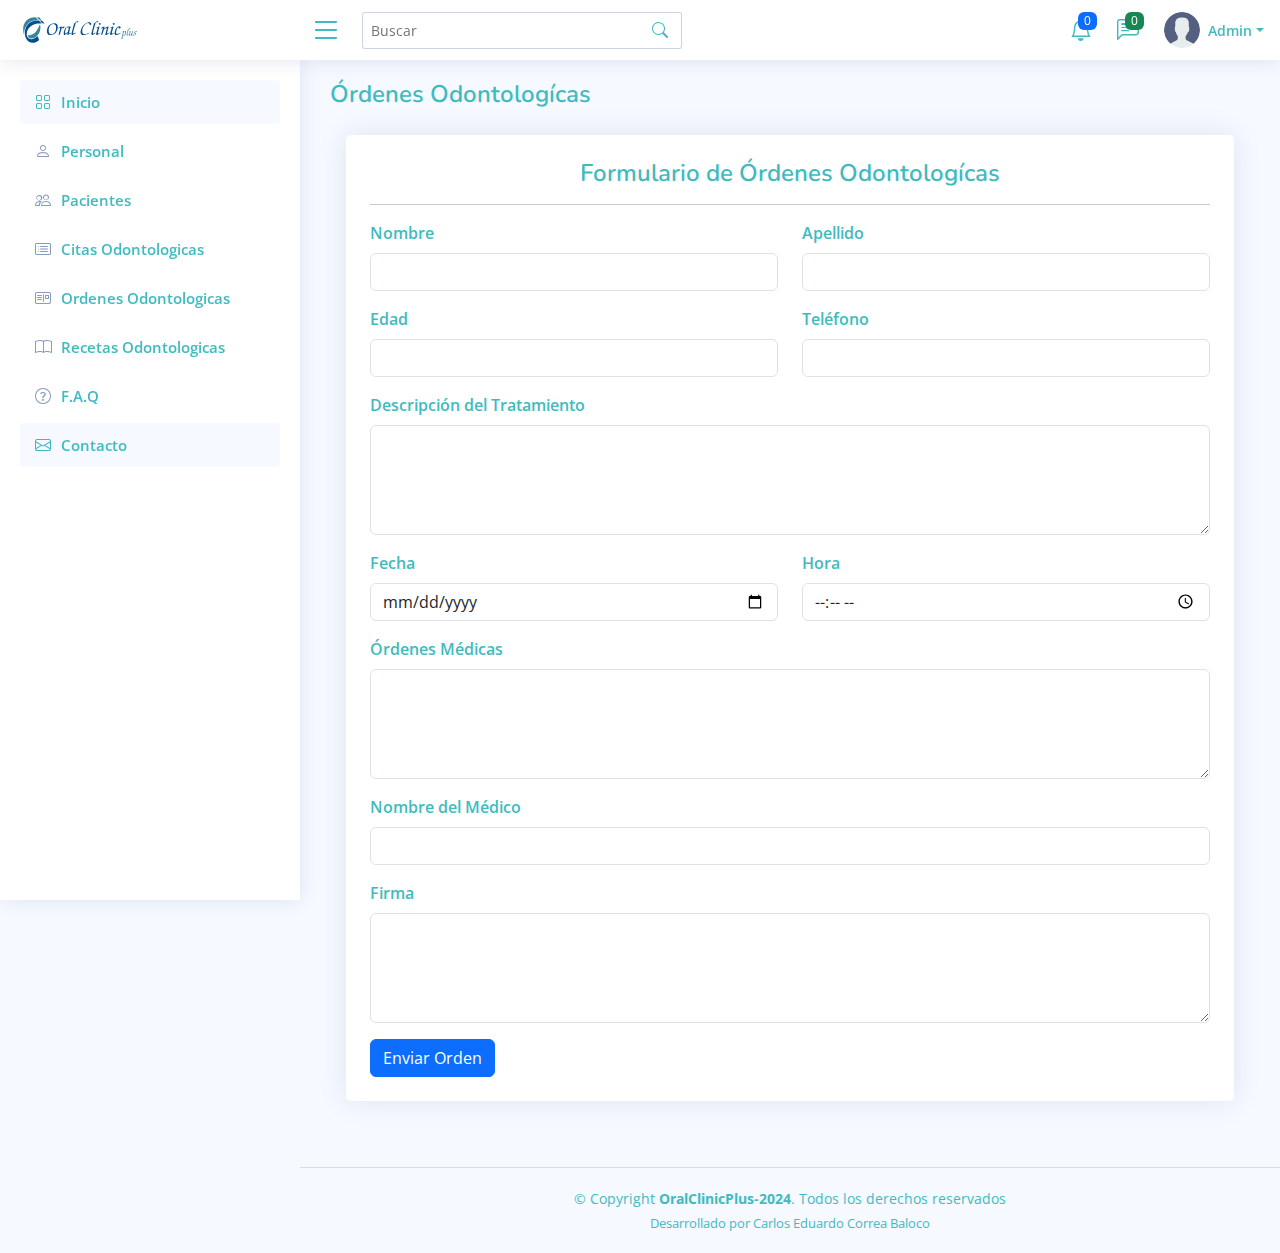
<file: Ordenes.html>
<!DOCTYPE html>
<html lang="es">

<head>
  <meta charset="utf-8">
  <meta content="width=device-width, initial-scale=1.0" name="viewport">

  <title>Órdenes Odontologícas</title>
  <meta content="" name="description">
  <meta content="" name="keywords">

  <!-- Favicons -->
  <link rel="shortcut icon" href="assets/img/favoicon.png" type="image/x-icon">

  <!-- Google Fonts -->
  <link href="https://fonts.gstatic.com" rel="preconnect">
  <link href="https://fonts.googleapis.com/css?family=Open+Sans:300,300i,400,400i,600,600i,700,700i|Nunito:300,300i,400,400i,600,600i,700,700i|Poppins:300,300i,400,400i,500,500i,600,600i,700,700i" rel="stylesheet">

  <!-- Vendor CSS Files -->
  <link href="assets/vendor/bootstrap/css/bootstrap.min.css" rel="stylesheet">
  <link href="assets/vendor/bootstrap-icons/bootstrap-icons.css" rel="stylesheet">
  <link href="assets/vendor/boxicons/css/boxicons.min.css" rel="stylesheet">
  <link href="assets/vendor/quill/quill.snow.css" rel="stylesheet">
  <link href="assets/vendor/quill/quill.bubble.css" rel="stylesheet">
  <link href="assets/vendor/remixicon/remixicon.css" rel="stylesheet">
  <link href="assets/vendor/simple-datatables/style.css" rel="stylesheet">

  <!-- Template Main CSS File -->
  <link href="assets/css/style.css" rel="stylesheet">

  <!-- =======================================================
  * Template Name: NiceAdmin
  * Template URL: https://bootstrapmade.com/nice-admin-bootstrap-admin-html-template/
  * Updated: Apr 20 2024 with Bootstrap v5.3.3
  * Author: BootstrapMade.com
  * License: https://bootstrapmade.com/license/
  ======================================================== -->
</head>

<body>

  <header id="header" class="header fixed-top d-flex align-items-center">
    <div class="d-flex align-items-center justify-content-between">
      <a href="dashboard.html" class="logo d-flex align-items-center">
        <img src="assets/img/logo-Oral-Clinic-Plus.svg" alt="">
      </a>
      <i class="bi bi-list toggle-sidebar-btn"></i>
    </div><!-- End Logo -->

    <div class="search-bar">
      <form class="search-form d-flex align-items-center" method="POST" action="#">
        <input type="text" name="query" placeholder="Buscar" title="Introduce palabra clave de búsqueda">
        <button type="submit" title="Buscar"><i class="bi bi-search"></i></button>
      </form>
    </div>    

    <nav class="header-nav ms-auto">
      <ul class="d-flex align-items-center">
        <li class="nav-item d-block d-lg-none">
          <a class="nav-link nav-icon search-bar-toggle " href="#">
            <i class="bi bi-search"></i>
          </a>
        </li><!-- End Search Icon-->

        <li class="nav-item dropdown">

          <a class="nav-link nav-icon" href="#" data-bs-toggle="dropdown">
            <i class="bi bi-bell"></i>
            <span class="badge bg-primary badge-number">0</span>
          </a><!-- End Notification Icon -->

          <ul class="dropdown-menu dropdown-menu-end dropdown-menu-arrow notifications">
            <li class="dropdown-header">
              No hay notificaciones
            </li>
            <li>
              <hr class="dropdown-divider">
            </li>
          </ul>
        </li><!-- End Notification Nav -->

        <li class="nav-item dropdown">
          <a class="nav-link nav-icon" href="#" data-bs-toggle="dropdown">
            <i class="bi bi-chat-left-text"></i>
            <span class="badge bg-success badge-number">0</span>
          </a><!-- End Messages Icon -->
          <ul class="dropdown-menu dropdown-menu-end dropdown-menu-arrow messages">
            <li class="dropdown-header">
              No hay mensajes
            </li>
            <li>
              <hr class="dropdown-divider">
            </li>
          </ul><!-- End Messages Dropdown Items -->

        </li><!-- End Messages Nav -->

        <li class="nav-item dropdown pe-3">

          <a class="nav-link nav-profile d-flex align-items-center pe-0" href="#" data-bs-toggle="dropdown">
            <img src="assets/img/usuario.png" alt="Profile" class="rounded-circle">
            <span class="d-none d-md-block dropdown-toggle ps-2">Admin</span>
          </a><!-- End Profile Iamge Icon -->

          <ul class="dropdown-menu dropdown-menu-end dropdown-menu-arrow profile">
            <li class="dropdown-header">
              <h6>Admin</h6>
              <span>Administrador</span>
            </li>
            <li>
              <hr class="dropdown-divider">
            </li>
            <li>
              <a class="dropdown-item d-flex align-items-center" href="usuario.html">
                <i class="bi bi-person"></i>
                <span>Mi Perfil</span>
              </a>
            </li>
            <li>
              <hr class="dropdown-divider">
            </li>
            <li>
              <a class="dropdown-item d-flex align-items-center" href="usuario.html">
                <i class="bi bi-gear"></i>
                <span>Configuración de la Cuenta</span>
              </a>
            </li>
            <li>
              <hr class="dropdown-divider">
            </li>
            <li>
              <hr class="dropdown-divider">
            </li>
            <li>
              <a class="dropdown-item d-flex align-items-center" href="iniciar_sesion.html">
                <i class="bi bi-box-arrow-right"></i>
                <span>Cerrar Sesión</span>
              </a>
            </li>
          </ul><!-- End Profile Dropdown Items -->
        </li><!-- End Profile Nav -->
      </ul>
    </nav><!-- End Icons Navigation -->
  </header>
  <!-- End Header -->

  <!-- ======= Sidebar ======= -->
  <aside id="sidebar" class="sidebar">

    <ul class="sidebar-nav" id="sidebar-nav">

      <li class="nav-item">
        <a class="nav-link " href="dashboard.html">
          <i class="bi bi-grid"></i>
          <span>Inicio</span>
        </a>
      </li><!-- End Dashboard Nav -->

      <li class="nav-item">
        <a class="nav-link collapsed" href="Personal-medico.html">
          <i class="bi bi-person"></i>
          <span>Personal</span>
        </a>
      </li>
      <li class="nav-item">
        <a class="nav-link collapsed" href="Pacientes.html">
          <i class="bi bi-people"></i>
          <span>Pacientes</span>
        </a>
      </li>
      <li class="nav-item">
        <a class="nav-link collapsed" href="Citas.html">
          <i class="bi bi-card-list"></i>
          <span>Citas Odontologicas</span>
        </a>
      </li>

      <li class="nav-item">
        <a class="nav-link collapsed" href="Ordenes.html">
          <i class="bi bi-postcard"></i>
          <span>Ordenes Odontologicas</span>
        </a>
      </li>
      <li class="nav-item">
        <a class="nav-link collapsed" href="Recetas.html">
          <i class="bi bi-book"></i>
          <span>Recetas Odontologicas</span>
        </a>
      </li>
      <li class="nav-item">
        <a class="nav-link collapsed" href="Preguntas.html">
          <i class="bi bi-question-circle"></i>
          <span>F.A.Q</span>
        </a>
      </li>
      <li class="nav-item">
        <a class="nav-link " href="Contacto.html">
          <i class="bi bi-envelope"></i>
          <span>Contacto</span>
        </a>
      </li>
    </ul>

  </aside><!-- End Sidebar-->
 <main id="main" class="main">
    <div class="pagetitle">
        <h1>Órdenes Odontologícas</h1>
    </div>
    <section class="section profile">
        <div class="main-content p-3">
            <div class="card card-custom border-0 p-2">     
                <div class="profile-edit p-3">
                    <div class="pagetitle text-center">
                        <h1>Formulario de Órdenes Odontologícas</h1>
                        <hr>
                    </div>
                    <form>
                        <div class="row mb-3">
                            <div class="col-md-6">
                                <label for="nombrePaciente" class="form-label">Nombre</label>
                                <input type="text" class="form-control" id="nombrePaciente" required>
                            </div>
                            <div class="col-md-6">
                                <label for="apellidoPaciente" class="form-label">Apellido</label>
                                <input type="text" class="form-control" id="apellidoPaciente" required>
                            </div>
                        </div>
                        <div class="row mb-3">
                            <div class="col-md-6">
                                <label for="edadPaciente" class="form-label">Edad</label>
                                <input type="number" class="form-control" id="edadPaciente" required>
                            </div>
                            <div class="col-md-6">
                                <label for="telefonoPaciente" class="form-label">Teléfono</label>
                                <input type="tel" class="form-control" id="telefonoPaciente" required>
                            </div>
                        </div>
            
                        <!-- Detalles del Tratamiento -->
                        <div class="mb-3">
                            <label for="tratamiento" class="form-label">Descripción del Tratamiento</label>
                            <textarea class="form-control" id="tratamiento" rows="4" required></textarea>
                        </div>
                        <div class="row mb-3">
                            <div class="col-md-6">
                                <label for="fechaTratamiento" class="form-label">Fecha</label>
                                <input type="date" class="form-control" id="fechaTratamiento" required>
                            </div>
                            <div class="col-md-6">
                                <label for="horaTratamiento" class="form-label">Hora</label>
                                <input type="time" class="form-control" id="horaTratamiento" required>
                            </div>
                        </div>
            
                        <!-- Órdenes Médicas -->
                        <div class="mb-3">
                            <label for="ordenesMedicas" class="form-label">Órdenes Médicas</label>
                            <textarea class="form-control" id="ordenesMedicas" rows="4" required></textarea>
                        </div>
            
                        <!-- Información del Médico -->
                        <div class="mb-3">
                            <label for="nombreMedico" class="form-label">Nombre del Médico</label>
                            <input type="text" class="form-control" id="nombreMedico" required>
                        </div>
                        <div class="mb-3">
                            <label for="firmaMedico" class="form-label">Firma</label>
                            <textarea class="form-control" id="medicamentos" rows="4" required></textarea>
                        </div>
                        <!-- Botón de Enviar -->
                        <div class="">
                            <button type="submit" class="btn btn-primary">Enviar Orden</button>
                        </div>
                    </form>
                </div>
            </div>
        </div>
    </section>
    </div>
  </main>
  <!-- End #main -->

  <!-- ======= Footer ======= -->
  <footer id="footer" class="footer">
    <div class="copyright">
      &copy; Copyright <strong><span> OralClinicPlus-2024</span></strong>. Todos los derechos reservados
    </div>
    <div class="credits">
      <!-- All the links in the footer should remain intact. -->
      <!-- You can delete the links only if you purchased the pro version. -->
      <!-- Licensing information: https://bootstrapmade.com/license/ -->
      <!-- Purchase the pro version with working PHP/AJAX contact form: https://bootstrapmade.com/nice-admin-bootstrap-admin-html-template/ -->
      Desarrollado por <a href="">Carlos Eduardo Correa Baloco</a>
    </div>
  </footer><!-- End Footer -->

  <a href="#" class="back-to-top d-flex align-items-center justify-content-center"><i class="bi bi-arrow-up-short"></i></a>

  <!-- Vendor JS Files -->
  <script src="assets/vendor/apexcharts/apexcharts.min.js"></script>
  <script src="assets/vendor/bootstrap/js/bootstrap.bundle.min.js"></script>
  <script src="assets/vendor/chart.js/chart.umd.js"></script>
  <script src="assets/vendor/echarts/echarts.min.js"></script>
  <script src="assets/vendor/quill/quill.js"></script>
  <script src="assets/vendor/simple-datatables/simple-datatables.js"></script>
  <script src="assets/vendor/tinymce/tinymce.min.js"></script>
  <script src="assets/vendor/php-email-form/validate.js"></script>

  <!-- Template Main JS File -->
  <script src="assets/js/main.js"></script>

</body>

</html>
</file>
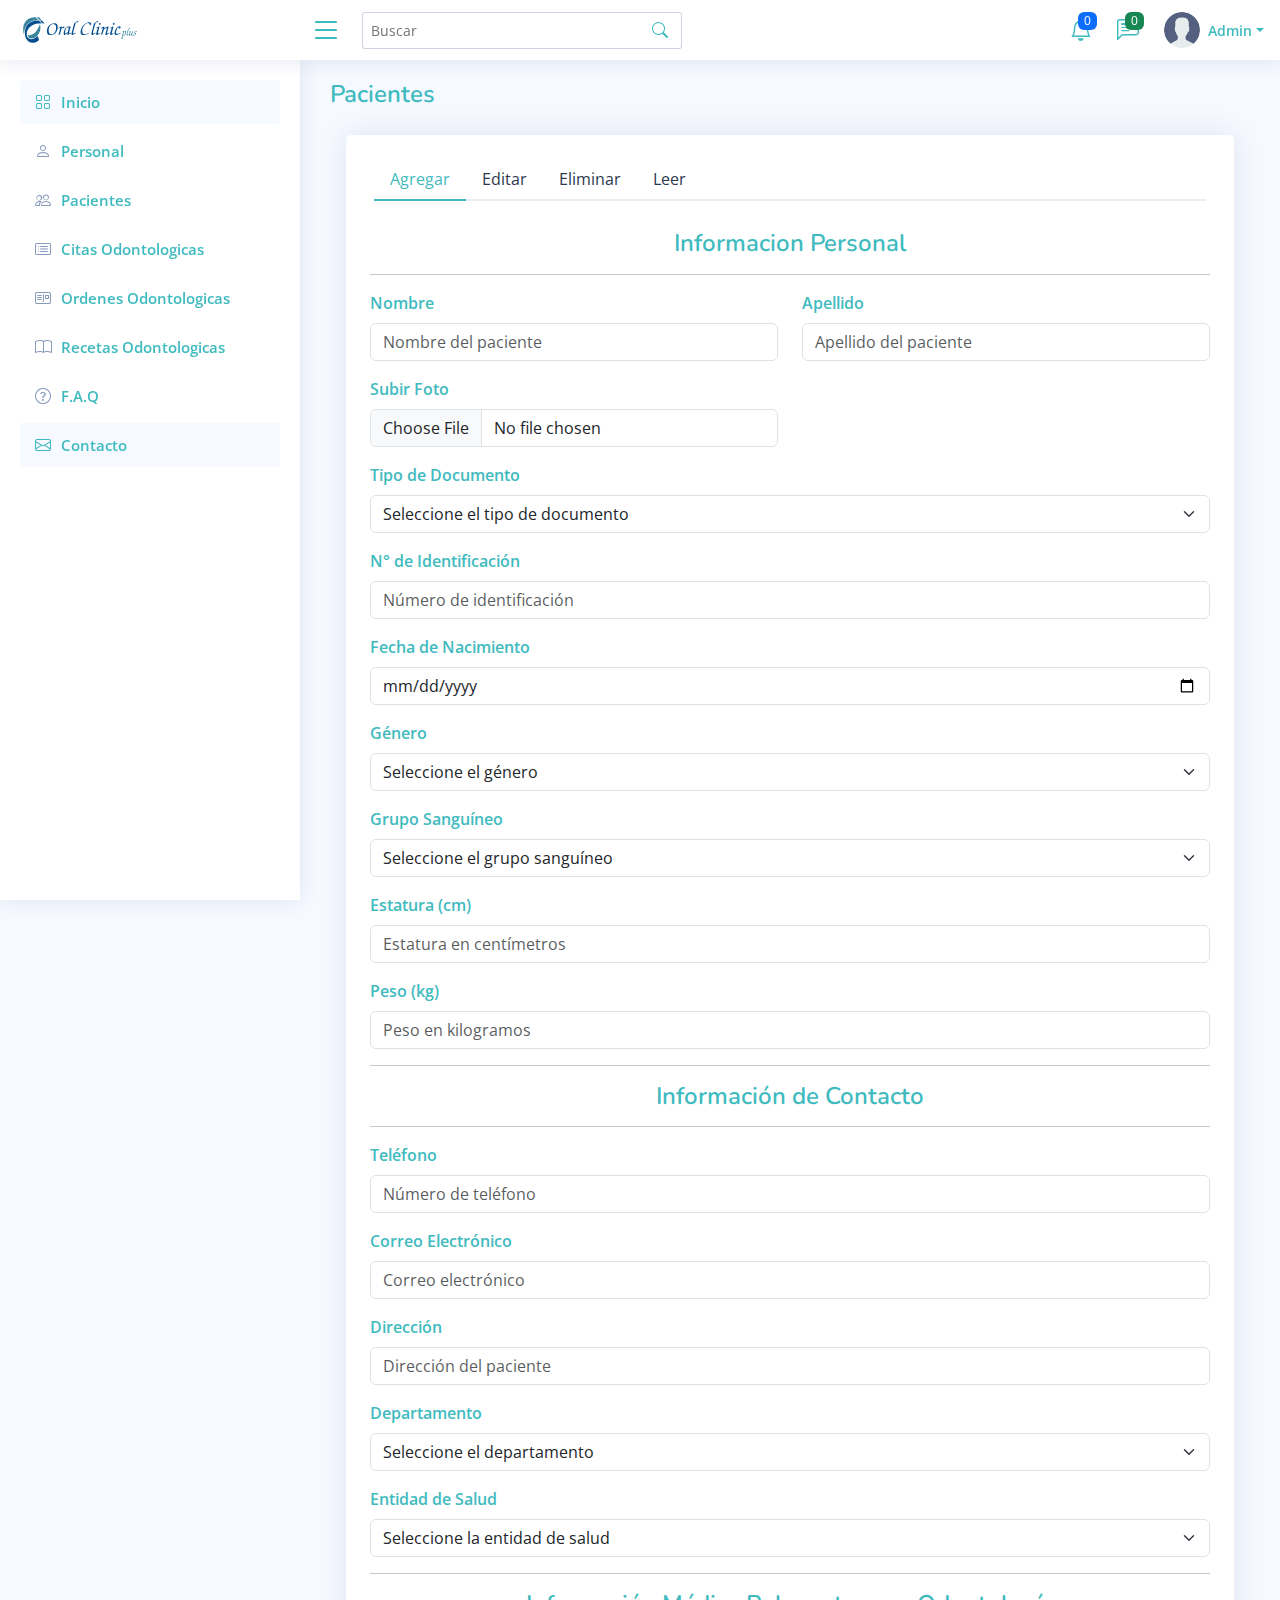
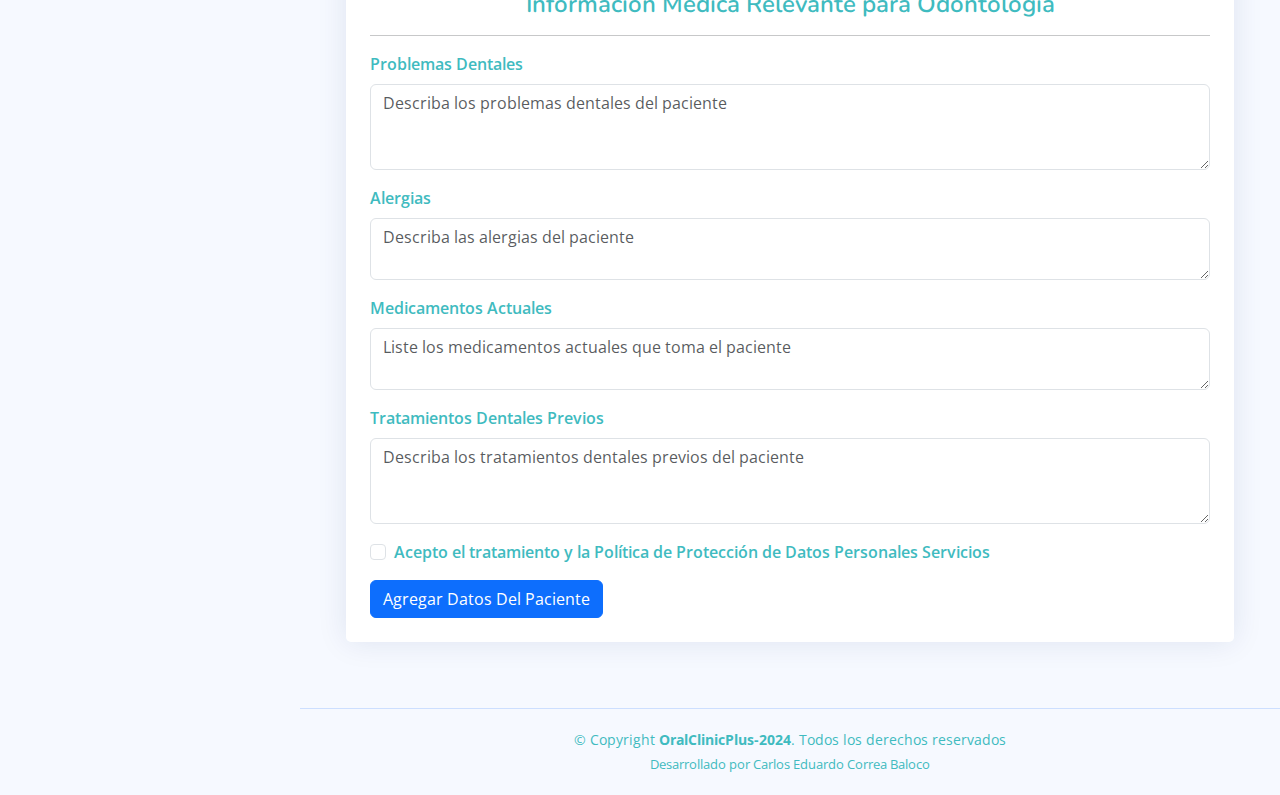
<file: Pacientes.html>
<!DOCTYPE html>
<html lang="es">

<head>
  <meta charset="utf-8">
  <meta content="width=device-width, initial-scale=1.0" name="viewport">

  <title>Registro de Paciente</title>
  <meta content="" name="description">
  <meta content="" name="keywords">

  <!-- Favicons -->
  <link rel="shortcut icon" href="assets/img/favoicon.png" type="image/x-icon">

  <!-- Google Fonts -->
  <link href="https://fonts.gstatic.com" rel="preconnect">
  <link href="https://fonts.googleapis.com/css?family=Open+Sans:300,300i,400,400i,600,600i,700,700i|Nunito:300,300i,400,400i,600,600i,700,700i|Poppins:300,300i,400,400i,500,500i,600,600i,700,700i" rel="stylesheet">

  <!-- Vendor CSS Files -->
  <link href="assets/vendor/bootstrap/css/bootstrap.min.css" rel="stylesheet">
  <link href="assets/vendor/bootstrap-icons/bootstrap-icons.css" rel="stylesheet">
  <link href="assets/vendor/boxicons/css/boxicons.min.css" rel="stylesheet">
  <link href="assets/vendor/quill/quill.snow.css" rel="stylesheet">
  <link href="assets/vendor/quill/quill.bubble.css" rel="stylesheet">
  <link href="assets/vendor/remixicon/remixicon.css" rel="stylesheet">
  <link href="assets/vendor/simple-datatables/style.css" rel="stylesheet">

  <!-- Template Main CSS File -->
  <link href="assets/css/style.css" rel="stylesheet">

  <!-- =======================================================
  * Template Name: NiceAdmin
  * Template URL: https://bootstrapmade.com/nice-admin-bootstrap-admin-html-template/
  * Updated: Apr 20 2024 with Bootstrap v5.3.3
  * Author: BootstrapMade.com
  * License: https://bootstrapmade.com/license/
  ======================================================== -->
</head>

<body>

  <header id="header" class="header fixed-top d-flex align-items-center">
    <div class="d-flex align-items-center justify-content-between">
      <a href="dashboard.html" class="logo d-flex align-items-center">
        <img src="assets/img/logo-Oral-Clinic-Plus.svg" alt="">
      </a>
      <i class="bi bi-list toggle-sidebar-btn"></i>
    </div><!-- End Logo -->

    <div class="search-bar">
      <form class="search-form d-flex align-items-center" method="POST" action="#">
        <input type="text" name="query" placeholder="Buscar" title="Introduce palabra clave de búsqueda">
        <button type="submit" title="Buscar"><i class="bi bi-search"></i></button>
      </form>
    </div>    

    <nav class="header-nav ms-auto">
      <ul class="d-flex align-items-center">
        <li class="nav-item d-block d-lg-none">
          <a class="nav-link nav-icon search-bar-toggle " href="#">
            <i class="bi bi-search"></i>
          </a>
        </li><!-- End Search Icon-->

        <li class="nav-item dropdown">

          <a class="nav-link nav-icon" href="#" data-bs-toggle="dropdown">
            <i class="bi bi-bell"></i>
            <span class="badge bg-primary badge-number">0</span>
          </a><!-- End Notification Icon -->

          <ul class="dropdown-menu dropdown-menu-end dropdown-menu-arrow notifications">
            <li class="dropdown-header">
              No hay notificaciones
            </li>
            <li>
              <hr class="dropdown-divider">
            </li>
          </ul>
        </li><!-- End Notification Nav -->

        <li class="nav-item dropdown">
          <a class="nav-link nav-icon" href="#" data-bs-toggle="dropdown">
            <i class="bi bi-chat-left-text"></i>
            <span class="badge bg-success badge-number">0</span>
          </a><!-- End Messages Icon -->
          <ul class="dropdown-menu dropdown-menu-end dropdown-menu-arrow messages">
            <li class="dropdown-header">
              No hay mensajes
            </li>
            <li>
              <hr class="dropdown-divider">
            </li>
          </ul><!-- End Messages Dropdown Items -->

        </li><!-- End Messages Nav -->

        <li class="nav-item dropdown pe-3">

          <a class="nav-link nav-profile d-flex align-items-center pe-0" href="#" data-bs-toggle="dropdown">
            <img src="assets/img/usuario.png" alt="Profile" class="rounded-circle">
            <span class="d-none d-md-block dropdown-toggle ps-2">Admin</span>
          </a><!-- End Profile Iamge Icon -->

          <ul class="dropdown-menu dropdown-menu-end dropdown-menu-arrow profile">
            <li class="dropdown-header">
              <h6>Admin</h6>
              <span>Administrador</span>
            </li>
            <li>
              <hr class="dropdown-divider">
            </li>
            <li>
              <a class="dropdown-item d-flex align-items-center" href="usuario.html">
                <i class="bi bi-person"></i>
                <span>Mi Perfil</span>
              </a>
            </li>
            <li>
              <hr class="dropdown-divider">
            </li>
            <li>
              <a class="dropdown-item d-flex align-items-center" href="usuario.html">
                <i class="bi bi-gear"></i>
                <span>Configuración de la Cuenta</span>
              </a>
            </li>
            <li>
              <hr class="dropdown-divider">
            </li>
            <li>
              <hr class="dropdown-divider">
            </li>
            <li>
              <a class="dropdown-item d-flex align-items-center" href="iniciar_sesion.html">
                <i class="bi bi-box-arrow-right"></i>
                <span>Cerrar Sesión</span>
              </a>
            </li>
          </ul><!-- End Profile Dropdown Items -->
        </li><!-- End Profile Nav -->
      </ul>
    </nav><!-- End Icons Navigation -->
  </header>
  <!-- End Header -->

  <!-- ======= Sidebar ======= -->
  <aside id="sidebar" class="sidebar">

    <ul class="sidebar-nav" id="sidebar-nav">

      <li class="nav-item">
        <a class="nav-link " href="dashboard.html">
          <i class="bi bi-grid"></i>
          <span>Inicio</span>
        </a>
      </li><!-- End Dashboard Nav -->

      <li class="nav-item">
        <a class="nav-link collapsed" href="Personal-medico.html">
          <i class="bi bi-person"></i>
          <span>Personal</span>
        </a>
      </li>
      <li class="nav-item">
        <a class="nav-link collapsed" href="Pacientes.html">
          <i class="bi bi-people"></i>
          <span>Pacientes</span>
        </a>
      </li>
      <li class="nav-item">
        <a class="nav-link collapsed" href="Citas.html">
          <i class="bi bi-card-list"></i>
          <span>Citas Odontologicas</span>
        </a>
      </li>

      <li class="nav-item">
        <a class="nav-link collapsed" href="Ordenes.html">
          <i class="bi bi-postcard"></i>
          <span>Ordenes Odontologicas</span>
        </a>
      </li>
      <li class="nav-item">
        <a class="nav-link collapsed" href="Recetas.html">
          <i class="bi bi-book"></i>
          <span>Recetas Odontologicas</span>
        </a>
      </li>
      <li class="nav-item">
        <a class="nav-link collapsed" href="Preguntas.html">
          <i class="bi bi-question-circle"></i>
          <span>F.A.Q</span>
        </a>
      </li>
      <li class="nav-item">
        <a class="nav-link " href="Contacto.html">
          <i class="bi bi-envelope"></i>
          <span>Contacto</span>
        </a>
      </li>
    </ul>

  </aside><!-- End Sidebar-->
 <main id="main" class="main">
    <div class="pagetitle">
        <h1>Pacientes</h1>
    </div>
    <section class="section profile">
        <div class="main-content p-3">
            <div class="card card-custom border-0 p-2">
                <div class="card-body pt-3">
                <ul class="nav nav-tabs nav-tabs-bordered">
                    <li class="nav-item">
                        <button class="nav-link active" data-bs-toggle="tab" data-bs-target="#agregar">Agregar</button>
                    </li>
                    <li class="nav-item">
                        <button class="nav-link" data-bs-toggle="tab" data-bs-target="#editar">Editar</button>
                    </li>
                    <li class="nav-item">
                        <button class="nav-link" data-bs-toggle="tab" data-bs-target="#eliminar">Eliminar</button>
                    </li>
                    <li class="nav-item">
                        <button class="nav-link" data-bs-toggle="tab" data-bs-target="#leer">Leer</button>
                    </li>
                </ul>
                </div>
             <div class="tab-content pt-2 p-3">
                <div class="tab-pane fade profile-edit fade show active" id="agregar">
                  <form>
                    <div class="pagetitle text-center">
                      <h1>Informacion Personal</h1>
                      <hr>
                    </div>
                    <div class="row mb-3">
                      <div class="col-md-6">
                          <label for="nombre" class="form-label">Nombre</label>
                          <input type="text" class="form-control" id="nombre" placeholder="Nombre del paciente" required>
                      </div>
                      <div class="col-md-6">
                          <label for="apellido" class="form-label">Apellido</label>
                          <input type="text" class="form-control" id="apellido" placeholder="Apellido del paciente" required>
                      </div>
                  </div>
                  <div class="row mb-3">
                      <div class="col-md-6">
                          <label for="foto" class="form-label">Subir Foto</label>
                          <input type="file" class="form-control" id="foto" accept="image/*" required>
                      </div>
                  </div>
                  <div class="mb-3">
                      <label for="tipoDocumento" class="form-label">Tipo de Documento</label>
                      <select class="form-select" id="tipoDocumento" required>
                          <option value="" disabled selected>Seleccione el tipo de documento</option>
                          <option value="CC">Cédula de Ciudadanía</option>
                          <option value="TI">Tarjeta de Identidad</option>
                          <option value="CE">Cédula de Extranjería</option>
                          <option value="PAS">Pasaporte</option>
                      </select>
                  </div>
                  <div class="mb-3">
                      <label for="numeroIdentificacion" class="form-label">N° de Identificación</label>
                      <input type="text" class="form-control" id="numeroIdentificacion" placeholder="Número de identificación" required>
                  </div>
                  <div class="mb-3">
                      <label for="fechaNacimiento" class="form-label">Fecha de Nacimiento</label>
                      <input type="date" class="form-control" id="fechaNacimiento" required>
                  </div>
                  <div class="mb-3">
                      <label for="genero" class="form-label">Género</label>
                      <select class="form-select" id="genero" required>
                          <option value="" disabled selected>Seleccione el género</option>
                          <option value="masculino">Masculino</option>
                          <option value="femenino">Femenino</option>
                          <option value="otro">Otro</option>
                      </select>
                  </div>
                  <div class="mb-3">
                      <label for="grupoSanguineo" class="form-label">Grupo Sanguíneo</label>
                      <select class="form-select" id="grupoSanguineo" required>
                          <option value="" disabled selected>Seleccione el grupo sanguíneo</option>
                          <option value="A+">A+</option>
                          <option value="A-">A-</option>
                          <option value="B+">B+</option>
                          <option value="B-">B-</option>
                          <option value="AB+">AB+</option>
                          <option value="AB-">AB-</option>
                          <option value="O+">O+</option>
                          <option value="O-">O-</option>
                      </select>
                  </div>
                  <div class="mb-3">
                      <label for="estatura" class="form-label">Estatura (cm)</label>
                      <input type="number" class="form-control" id="estatura" placeholder="Estatura en centímetros" required>
                  </div>
                  <div class="mb-3">
                      <label for="peso" class="form-label">Peso (kg)</label>
                      <input type="number" class="form-control" id="peso" placeholder="Peso en kilogramos" required>
                  </div>
                  <div class="pagetitle text-center">
                      <hr>
                      <h1>Información de Contacto</h1>
                      <hr>
                    </div>
                  <!-- Información de Contacto -->
                  <div class="mb-3">
                      <label for="telefono" class="form-label">Teléfono</label>
                      <input type="tel" class="form-control" id="telefono" placeholder="Número de teléfono" required>
                  </div>
                  <div class="mb-3">
                      <label for="email" class="form-label">Correo Electrónico</label>
                      <input type="email" class="form-control" id="email" placeholder="Correo electrónico" required>
                  </div>
                  <div class="mb-3">
                      <label for="direccion" class="form-label">Dirección</label>
                      <input type="text" class="form-control" id="direccion" placeholder="Dirección del paciente" required>
                  </div>
                  <div class="mb-3">
                      <label for="departamento" class="form-label">Departamento</label>
                      <select class="form-select" id="departamento" required>
                          <option value="" disabled selected>Seleccione el departamento</option>
                          <option value="Antioquia">Antioquia</option>
                          <option value="Atlántico">Atlántico</option>
                          <option value="Bogotá">Bogotá</option>
                          <option value="Bolívar">Bolívar</option>
                          <option value="Boyacá">Boyacá</option>
                          <option value="Caldas">Caldas</option>
                          <option value="Cundinamarca">Cundinamarca</option>
                          <option value="Santander">Santander</option>
                          <option value="Valle del Cauca">Valle del Cauca</option>
                          <option value="Nariño">Nariño</option>
                          <!-- Add or remove options as needed -->
                      </select>
                  </div>
                  <div class="mb-3">
                      <label for="entidadSalud" class="form-label">Entidad de Salud</label>
                      <select class="form-select" id="entidadSalud" required>
                          <option value="" disabled selected>Seleccione la entidad de salud</option>
                          <option value="Sanitas">Sanitas</option>
                          <option value="Sura">Sura</option>
                          <option value="Compensar">Compensar</option>
                          <option value="Nueva EPS">Nueva EPS</option>
                          <option value="Coomeva">Coomeva</option>
                          <option value="Salud Total">Salud Total</option>
                          <option value="Famisanar">Famisanar</option>
                          <option value="Cafesalud">Cafesalud</option>
                          <option value="Medimás">Medimás</option>
                          <!-- Add or remove options as needed -->
                      </select>
                  </div>
                  <div class="pagetitle text-center">
                      <hr>
                      <h1>Información Médica Relevante para Odontología</h1>
                      <hr>
                  </div>
                    <!-- Información Médica Relevante para Odontología -->
                    <div class="mb-3">
                      <label for="problemasDentales" class="form-label">Problemas Dentales</label>
                      <textarea class="form-control" id="problemasDentales" rows="3" placeholder="Describa los problemas dentales del paciente"></textarea>
                  </div>
                    <div class="mb-3">
                        <label for="alergias" class="form-label">Alergias</label>
                        <textarea class="form-control" id="alergias" rows="2" placeholder="Describa las alergias del paciente"></textarea>
                    </div>
                    <div class="mb-3">
                        <label for="medicamentos" class="form-label">Medicamentos Actuales</label>
                        <textarea class="form-control" id="medicamentos" rows="2" placeholder="Liste los medicamentos actuales que toma el paciente"></textarea>
                    </div>
                    <div class="mb-3">
                        <label for="tratamientosPrevios" class="form-label">Tratamientos Dentales Previos</label>
                        <textarea class="form-control" id="tratamientosPrevios" rows="3" placeholder="Describa los tratamientos dentales previos del paciente"></textarea>
                    </div>
                    <div class="mb-3 form-check">
                      <input type="checkbox" class="form-check-input" id="autorizacion-datos" required>
                      <label class="form-check-label" for="autorizacion-datos">Acepto el tratamiento y la Política de Protección de Datos Personales Servicios</label>
                  </div>
                 
                  <div class="">
                  <button class="btn btn-primary" type="button">Agregar Datos Del Paciente</button>
                  </div> 
                </form>
              </div> 
            <div class="tab-pane fade profile-edit" id="editar">
              <form>
                <div class="pagetitle text-center">
                  <h1>Informacion Personal</h1>
                  <hr>
                </div>
                <div class="row mb-3">
                  <div class="col-md-6">
                      <label for="nombre" class="form-label">Nombre</label>
                      <input type="text" class="form-control" id="nombre" placeholder="Nombre del paciente" required>
                  </div>
                  <div class="col-md-6">
                      <label for="apellido" class="form-label">Apellido</label>
                      <input type="text" class="form-control" id="apellido" placeholder="Apellido del paciente" required>
                  </div>
              </div>
              <div class="row mb-3">
                  <div class="col-md-6">
                      <label for="foto" class="form-label">Subir Foto</label>
                      <input type="file" class="form-control" id="foto" accept="image/*" required>
                  </div>
              </div>
              <div class="mb-3">
                  <label for="tipoDocumento" class="form-label">Tipo de Documento</label>
                  <select class="form-select" id="tipoDocumento" required>
                      <option value="" disabled selected>Seleccione el tipo de documento</option>
                      <option value="CC">Cédula de Ciudadanía</option>
                      <option value="TI">Tarjeta de Identidad</option>
                      <option value="CE">Cédula de Extranjería</option>
                      <option value="PAS">Pasaporte</option>
                  </select>
              </div>
              <div class="mb-3">
                  <label for="numeroIdentificacion" class="form-label">N° de Identificación</label>
                  <input type="text" class="form-control" id="numeroIdentificacion" placeholder="Número de identificación" required>
              </div>
              <div class="mb-3">
                  <label for="fechaNacimiento" class="form-label">Fecha de Nacimiento</label>
                  <input type="date" class="form-control" id="fechaNacimiento" required>
              </div>
              <div class="mb-3">
                  <label for="genero" class="form-label">Género</label>
                  <select class="form-select" id="genero" required>
                      <option value="" disabled selected>Seleccione el género</option>
                      <option value="masculino">Masculino</option>
                      <option value="femenino">Femenino</option>
                      <option value="otro">Otro</option>
                  </select>
              </div>
              <div class="mb-3">
                  <label for="grupoSanguineo" class="form-label">Grupo Sanguíneo</label>
                  <select class="form-select" id="grupoSanguineo" required>
                      <option value="" disabled selected>Seleccione el grupo sanguíneo</option>
                      <option value="A+">A+</option>
                      <option value="A-">A-</option>
                      <option value="B+">B+</option>
                      <option value="B-">B-</option>
                      <option value="AB+">AB+</option>
                      <option value="AB-">AB-</option>
                      <option value="O+">O+</option>
                      <option value="O-">O-</option>
                  </select>
              </div>
              <div class="mb-3">
                  <label for="estatura" class="form-label">Estatura (cm)</label>
                  <input type="number" class="form-control" id="estatura" placeholder="Estatura en centímetros" required>
              </div>
              <div class="mb-3">
                  <label for="peso" class="form-label">Peso (kg)</label>
                  <input type="number" class="form-control" id="peso" placeholder="Peso en kilogramos" required>
              </div>
              <div class="pagetitle text-center">
                  <hr>
                  <h1>Información de Contacto</h1>
                  <hr>
                </div>
              <!-- Información de Contacto -->
              <div class="mb-3">
                  <label for="telefono" class="form-label">Teléfono</label>
                  <input type="tel" class="form-control" id="telefono" placeholder="Número de teléfono" required>
              </div>
              <div class="mb-3">
                  <label for="email" class="form-label">Correo Electrónico</label>
                  <input type="email" class="form-control" id="email" placeholder="Correo electrónico" required>
              </div>
              <div class="mb-3">
                  <label for="direccion" class="form-label">Dirección</label>
                  <input type="text" class="form-control" id="direccion" placeholder="Dirección del paciente" required>
              </div>
              <div class="mb-3">
                  <label for="departamento" class="form-label">Departamento</label>
                  <select class="form-select" id="departamento" required>
                      <option value="" disabled selected>Seleccione el departamento</option>
                      <option value="Antioquia">Antioquia</option>
                      <option value="Atlántico">Atlántico</option>
                      <option value="Bogotá">Bogotá</option>
                      <option value="Bolívar">Bolívar</option>
                      <option value="Boyacá">Boyacá</option>
                      <option value="Caldas">Caldas</option>
                      <option value="Cundinamarca">Cundinamarca</option>
                      <option value="Santander">Santander</option>
                      <option value="Valle del Cauca">Valle del Cauca</option>
                      <option value="Nariño">Nariño</option>
                      <!-- Add or remove options as needed -->
                  </select>
              </div>
              <div class="mb-3">
                  <label for="entidadSalud" class="form-label">Entidad de Salud</label>
                  <select class="form-select" id="entidadSalud" required>
                      <option value="" disabled selected>Seleccione la entidad de salud</option>
                      <option value="Sanitas">Sanitas</option>
                      <option value="Sura">Sura</option>
                      <option value="Compensar">Compensar</option>
                      <option value="Nueva EPS">Nueva EPS</option>
                      <option value="Coomeva">Coomeva</option>
                      <option value="Salud Total">Salud Total</option>
                      <option value="Famisanar">Famisanar</option>
                      <option value="Cafesalud">Cafesalud</option>
                      <option value="Medimás">Medimás</option>
                      <!-- Add or remove options as needed -->
                  </select>
              </div>
              <div class="pagetitle text-center">
                  <hr>
                  <h1>Información Médica Relevante para Odontología</h1>
                  <hr>
              </div>
                <!-- Información Médica Relevante para Odontología -->
                <div class="mb-3">
                  <label for="problemasDentales" class="form-label">Problemas Dentales</label>
                  <textarea class="form-control" id="problemasDentales" rows="3" placeholder="Describa los problemas dentales del paciente"></textarea>
              </div>
                <div class="mb-3">
                    <label for="alergias" class="form-label">Alergias</label>
                    <textarea class="form-control" id="alergias" rows="2" placeholder="Describa las alergias del paciente"></textarea>
                </div>
                <div class="mb-3">
                    <label for="medicamentos" class="form-label">Medicamentos Actuales</label>
                    <textarea class="form-control" id="medicamentos" rows="2" placeholder="Liste los medicamentos actuales que toma el paciente"></textarea>
                </div>
                <div class="mb-3">
                    <label for="tratamientosPrevios" class="form-label">Tratamientos Dentales Previos</label>
                    <textarea class="form-control" id="tratamientosPrevios" rows="3" placeholder="Describa los tratamientos dentales previos del paciente"></textarea>
                </div>
                <div class="mb-3 form-check">
                  <input type="checkbox" class="form-check-input" id="autorizacion-datos" required>
                  <label class="form-check-label" for="autorizacion-datos">Acepto el tratamiento y la Política de Protección de Datos Personales Servicios</label>
              </div>
             
              <div class="">
              <button class="btn btn-primary" type="button">Editar Datos Del Paciente</button>
              </div> 
               </form>
              </div>
              <div class="tab-pane fade profile-edit" id="eliminar">
                <form>
                  <div class="pagetitle text-center">
                    <h1>Informacion Personal</h1>
                    <hr>
                  </div>
                  <div class="row mb-3">
                    <div class="col-md-6">
                        <label for="nombre" class="form-label">Nombre</label>
                        <input type="text" class="form-control" id="nombre" placeholder="Nombre del paciente" required>
                    </div>
                    <div class="col-md-6">
                        <label for="apellido" class="form-label">Apellido</label>
                        <input type="text" class="form-control" id="apellido" placeholder="Apellido del paciente" required>
                    </div>
                </div>
                <div class="row mb-3">
                    <div class="col-md-6">
                        <label for="foto" class="form-label">Subir Foto</label>
                        <input type="file" class="form-control" id="foto" accept="image/*" required>
                    </div>
                </div>
                <div class="mb-3">
                    <label for="tipoDocumento" class="form-label">Tipo de Documento</label>
                    <select class="form-select" id="tipoDocumento" required>
                        <option value="" disabled selected>Seleccione el tipo de documento</option>
                        <option value="CC">Cédula de Ciudadanía</option>
                        <option value="TI">Tarjeta de Identidad</option>
                        <option value="CE">Cédula de Extranjería</option>
                        <option value="PAS">Pasaporte</option>
                    </select>
                </div>
                <div class="mb-3">
                    <label for="numeroIdentificacion" class="form-label">N° de Identificación</label>
                    <input type="text" class="form-control" id="numeroIdentificacion" placeholder="Número de identificación" required>
                </div>
                <div class="mb-3">
                    <label for="fechaNacimiento" class="form-label">Fecha de Nacimiento</label>
                    <input type="date" class="form-control" id="fechaNacimiento" required>
                </div>
                <div class="mb-3">
                    <label for="genero" class="form-label">Género</label>
                    <select class="form-select" id="genero" required>
                        <option value="" disabled selected>Seleccione el género</option>
                        <option value="masculino">Masculino</option>
                        <option value="femenino">Femenino</option>
                        <option value="otro">Otro</option>
                    </select>
                </div>
                <div class="mb-3">
                    <label for="grupoSanguineo" class="form-label">Grupo Sanguíneo</label>
                    <select class="form-select" id="grupoSanguineo" required>
                        <option value="" disabled selected>Seleccione el grupo sanguíneo</option>
                        <option value="A+">A+</option>
                        <option value="A-">A-</option>
                        <option value="B+">B+</option>
                        <option value="B-">B-</option>
                        <option value="AB+">AB+</option>
                        <option value="AB-">AB-</option>
                        <option value="O+">O+</option>
                        <option value="O-">O-</option>
                    </select>
                </div>
                <div class="mb-3">
                    <label for="estatura" class="form-label">Estatura (cm)</label>
                    <input type="number" class="form-control" id="estatura" placeholder="Estatura en centímetros" required>
                </div>
                <div class="mb-3">
                    <label for="peso" class="form-label">Peso (kg)</label>
                    <input type="number" class="form-control" id="peso" placeholder="Peso en kilogramos" required>
                </div>
                <div class="pagetitle text-center">
                    <hr>
                    <h1>Información de Contacto</h1>
                    <hr>
                  </div>
                <!-- Información de Contacto -->
                <div class="mb-3">
                    <label for="telefono" class="form-label">Teléfono</label>
                    <input type="tel" class="form-control" id="telefono" placeholder="Número de teléfono" required>
                </div>
                <div class="mb-3">
                    <label for="email" class="form-label">Correo Electrónico</label>
                    <input type="email" class="form-control" id="email" placeholder="Correo electrónico" required>
                </div>
                <div class="mb-3">
                    <label for="direccion" class="form-label">Dirección</label>
                    <input type="text" class="form-control" id="direccion" placeholder="Dirección del paciente" required>
                </div>
                <div class="mb-3">
                    <label for="departamento" class="form-label">Departamento</label>
                    <select class="form-select" id="departamento" required>
                        <option value="" disabled selected>Seleccione el departamento</option>
                        <option value="Antioquia">Antioquia</option>
                        <option value="Atlántico">Atlántico</option>
                        <option value="Bogotá">Bogotá</option>
                        <option value="Bolívar">Bolívar</option>
                        <option value="Boyacá">Boyacá</option>
                        <option value="Caldas">Caldas</option>
                        <option value="Cundinamarca">Cundinamarca</option>
                        <option value="Santander">Santander</option>
                        <option value="Valle del Cauca">Valle del Cauca</option>
                        <option value="Nariño">Nariño</option>
                        <!-- Add or remove options as needed -->
                    </select>
                </div>
                <div class="mb-3">
                    <label for="entidadSalud" class="form-label">Entidad de Salud</label>
                    <select class="form-select" id="entidadSalud" required>
                        <option value="" disabled selected>Seleccione la entidad de salud</option>
                        <option value="Sanitas">Sanitas</option>
                        <option value="Sura">Sura</option>
                        <option value="Compensar">Compensar</option>
                        <option value="Nueva EPS">Nueva EPS</option>
                        <option value="Coomeva">Coomeva</option>
                        <option value="Salud Total">Salud Total</option>
                        <option value="Famisanar">Famisanar</option>
                        <option value="Cafesalud">Cafesalud</option>
                        <option value="Medimás">Medimás</option>
                        <!-- Add or remove options as needed -->
                    </select>
                </div>
                <div class="pagetitle text-center">
                    <hr>
                    <h1>Información Médica Relevante para Odontología</h1>
                    <hr>
                </div>
                  <!-- Información Médica Relevante para Odontología -->
                  <div class="mb-3">
                    <label for="problemasDentales" class="form-label">Problemas Dentales</label>
                    <textarea class="form-control" id="problemasDentales" rows="3" placeholder="Describa los problemas dentales del paciente"></textarea>
                </div>
                  <div class="mb-3">
                      <label for="alergias" class="form-label">Alergias</label>
                      <textarea class="form-control" id="alergias" rows="2" placeholder="Describa las alergias del paciente"></textarea>
                  </div>
                  <div class="mb-3">
                      <label for="medicamentos" class="form-label">Medicamentos Actuales</label>
                      <textarea class="form-control" id="medicamentos" rows="2" placeholder="Liste los medicamentos actuales que toma el paciente"></textarea>
                  </div>
                  <div class="mb-3">
                      <label for="tratamientosPrevios" class="form-label">Tratamientos Dentales Previos</label>
                      <textarea class="form-control" id="tratamientosPrevios" rows="3" placeholder="Describa los tratamientos dentales previos del paciente"></textarea>
                  </div>
                  <div class="mb-3 form-check">
                    <input type="checkbox" class="form-check-input" id="autorizacion-datos" required>
                    <label class="form-check-label" for="autorizacion-datos">Acepto el tratamiento y la Política de Protección de Datos Personales Servicios</label>
                </div>
               
                <div class="">
                <button class="btn btn-primary" type="button">Eliminar Datos Del Paciente</button>
                </div> 
                 </form>
            </div>
            <div class="tab-pane fade profile-edit" id="leer">
                <form>
                  <div class="pagetitle text-center">
                    <h1>Informacion Personal</h1>
                    <hr>
                  </div>
                  <div class="row mb-3">
                    <div class="col-md-6">
                        <label for="nombre" class="form-label">Nombre</label>
                        <input type="text" class="form-control" id="nombre" placeholder="Nombre del paciente" required>
                    </div>
                    <div class="col-md-6">
                        <label for="apellido" class="form-label">Apellido</label>
                        <input type="text" class="form-control" id="apellido" placeholder="Apellido del paciente" required>
                    </div>
                </div>
                <div class="row mb-3">
                    <div class="col-md-6">
                        <label for="foto" class="form-label">Subir Foto</label>
                        <input type="file" class="form-control" id="foto" accept="image/*" required>
                    </div>
                </div>
                <div class="mb-3">
                    <label for="tipoDocumento" class="form-label">Tipo de Documento</label>
                    <select class="form-select" id="tipoDocumento" required>
                        <option value="" disabled selected>Seleccione el tipo de documento</option>
                        <option value="CC">Cédula de Ciudadanía</option>
                        <option value="TI">Tarjeta de Identidad</option>
                        <option value="CE">Cédula de Extranjería</option>
                        <option value="PAS">Pasaporte</option>
                    </select>
                </div>
                <div class="mb-3">
                    <label for="numeroIdentificacion" class="form-label">N° de Identificación</label>
                    <input type="text" class="form-control" id="numeroIdentificacion" placeholder="Número de identificación" required>
                </div>
                <div class="mb-3">
                    <label for="fechaNacimiento" class="form-label">Fecha de Nacimiento</label>
                    <input type="date" class="form-control" id="fechaNacimiento" required>
                </div>
                <div class="mb-3">
                    <label for="genero" class="form-label">Género</label>
                    <select class="form-select" id="genero" required>
                        <option value="" disabled selected>Seleccione el género</option>
                        <option value="masculino">Masculino</option>
                        <option value="femenino">Femenino</option>
                        <option value="otro">Otro</option>
                    </select>
                </div>
                <div class="mb-3">
                    <label for="grupoSanguineo" class="form-label">Grupo Sanguíneo</label>
                    <select class="form-select" id="grupoSanguineo" required>
                        <option value="" disabled selected>Seleccione el grupo sanguíneo</option>
                        <option value="A+">A+</option>
                        <option value="A-">A-</option>
                        <option value="B+">B+</option>
                        <option value="B-">B-</option>
                        <option value="AB+">AB+</option>
                        <option value="AB-">AB-</option>
                        <option value="O+">O+</option>
                        <option value="O-">O-</option>
                    </select>
                </div>
                <div class="mb-3">
                    <label for="estatura" class="form-label">Estatura (cm)</label>
                    <input type="number" class="form-control" id="estatura" placeholder="Estatura en centímetros" required>
                </div>
                <div class="mb-3">
                    <label for="peso" class="form-label">Peso (kg)</label>
                    <input type="number" class="form-control" id="peso" placeholder="Peso en kilogramos" required>
                </div>
                <div class="pagetitle text-center">
                    <hr>
                    <h1>Información de Contacto</h1>
                    <hr>
                  </div>
                <!-- Información de Contacto -->
                <div class="mb-3">
                    <label for="telefono" class="form-label">Teléfono</label>
                    <input type="tel" class="form-control" id="telefono" placeholder="Número de teléfono" required>
                </div>
                <div class="mb-3">
                    <label for="email" class="form-label">Correo Electrónico</label>
                    <input type="email" class="form-control" id="email" placeholder="Correo electrónico" required>
                </div>
                <div class="mb-3">
                    <label for="direccion" class="form-label">Dirección</label>
                    <input type="text" class="form-control" id="direccion" placeholder="Dirección del paciente" required>
                </div>
                <div class="mb-3">
                    <label for="departamento" class="form-label">Departamento</label>
                    <select class="form-select" id="departamento" required>
                        <option value="" disabled selected>Seleccione el departamento</option>
                        <option value="Antioquia">Antioquia</option>
                        <option value="Atlántico">Atlántico</option>
                        <option value="Bogotá">Bogotá</option>
                        <option value="Bolívar">Bolívar</option>
                        <option value="Boyacá">Boyacá</option>
                        <option value="Caldas">Caldas</option>
                        <option value="Cundinamarca">Cundinamarca</option>
                        <option value="Santander">Santander</option>
                        <option value="Valle del Cauca">Valle del Cauca</option>
                        <option value="Nariño">Nariño</option>
                        <!-- Add or remove options as needed -->
                    </select>
                </div>
                <div class="mb-3">
                    <label for="entidadSalud" class="form-label">Entidad de Salud</label>
                    <select class="form-select" id="entidadSalud" required>
                        <option value="" disabled selected>Seleccione la entidad de salud</option>
                        <option value="Sanitas">Sanitas</option>
                        <option value="Sura">Sura</option>
                        <option value="Compensar">Compensar</option>
                        <option value="Nueva EPS">Nueva EPS</option>
                        <option value="Coomeva">Coomeva</option>
                        <option value="Salud Total">Salud Total</option>
                        <option value="Famisanar">Famisanar</option>
                        <option value="Cafesalud">Cafesalud</option>
                        <option value="Medimás">Medimás</option>
                        <!-- Add or remove options as needed -->
                    </select>
                </div>
                <div class="pagetitle text-center">
                    <hr>
                    <h1>Información Médica Relevante para Odontología</h1>
                    <hr>
                </div>
                  <!-- Información Médica Relevante para Odontología -->
                  <div class="mb-3">
                    <label for="problemasDentales" class="form-label">Problemas Dentales</label>
                    <textarea class="form-control" id="problemasDentales" rows="3" placeholder="Describa los problemas dentales del paciente"></textarea>
                </div>
                  <div class="mb-3">
                      <label for="alergias" class="form-label">Alergias</label>
                      <textarea class="form-control" id="alergias" rows="2" placeholder="Describa las alergias del paciente"></textarea>
                  </div>
                  <div class="mb-3">
                      <label for="medicamentos" class="form-label">Medicamentos Actuales</label>
                      <textarea class="form-control" id="medicamentos" rows="2" placeholder="Liste los medicamentos actuales que toma el paciente"></textarea>
                  </div>
                  <div class="mb-3">
                      <label for="tratamientosPrevios" class="form-label">Tratamientos Dentales Previos</label>
                      <textarea class="form-control" id="tratamientosPrevios" rows="3" placeholder="Describa los tratamientos dentales previos del paciente"></textarea>
                  </div>
                  <div class="mb-3 form-check">
                    <input type="checkbox" class="form-check-input" id="autorizacion-datos" required>
                    <label class="form-check-label" for="autorizacion-datos">Acepto el tratamiento y la Política de Protección de Datos Personales Servicios</label>
                </div>
                 </form>
              </div>
              </div>
            </div>
        </div>
    </section>
    </div>
  </main>
  <!-- End #main -->

  <!-- ======= Footer ======= -->
  <footer id="footer" class="footer">
    <div class="copyright">
      &copy; Copyright <strong><span> OralClinicPlus-2024</span></strong>. Todos los derechos reservados
    </div>
    <div class="credits">
      <!-- All the links in the footer should remain intact. -->
      <!-- You can delete the links only if you purchased the pro version. -->
      <!-- Licensing information: https://bootstrapmade.com/license/ -->
      <!-- Purchase the pro version with working PHP/AJAX contact form: https://bootstrapmade.com/nice-admin-bootstrap-admin-html-template/ -->
      Desarrollado por <a href="">Carlos Eduardo Correa Baloco</a>
    </div>
  </footer><!-- End Footer -->

  <a href="#" class="back-to-top d-flex align-items-center justify-content-center"><i class="bi bi-arrow-up-short"></i></a>

  <!-- Vendor JS Files -->
  <script src="assets/vendor/apexcharts/apexcharts.min.js"></script>
  <script src="assets/vendor/bootstrap/js/bootstrap.bundle.min.js"></script>
  <script src="assets/vendor/chart.js/chart.umd.js"></script>
  <script src="assets/vendor/echarts/echarts.min.js"></script>
  <script src="assets/vendor/quill/quill.js"></script>
  <script src="assets/vendor/simple-datatables/simple-datatables.js"></script>
  <script src="assets/vendor/tinymce/tinymce.min.js"></script>
  <script src="assets/vendor/php-email-form/validate.js"></script>

  <!-- Template Main JS File -->
  <script src="assets/js/main.js"></script>

</body>

</html>
</file>
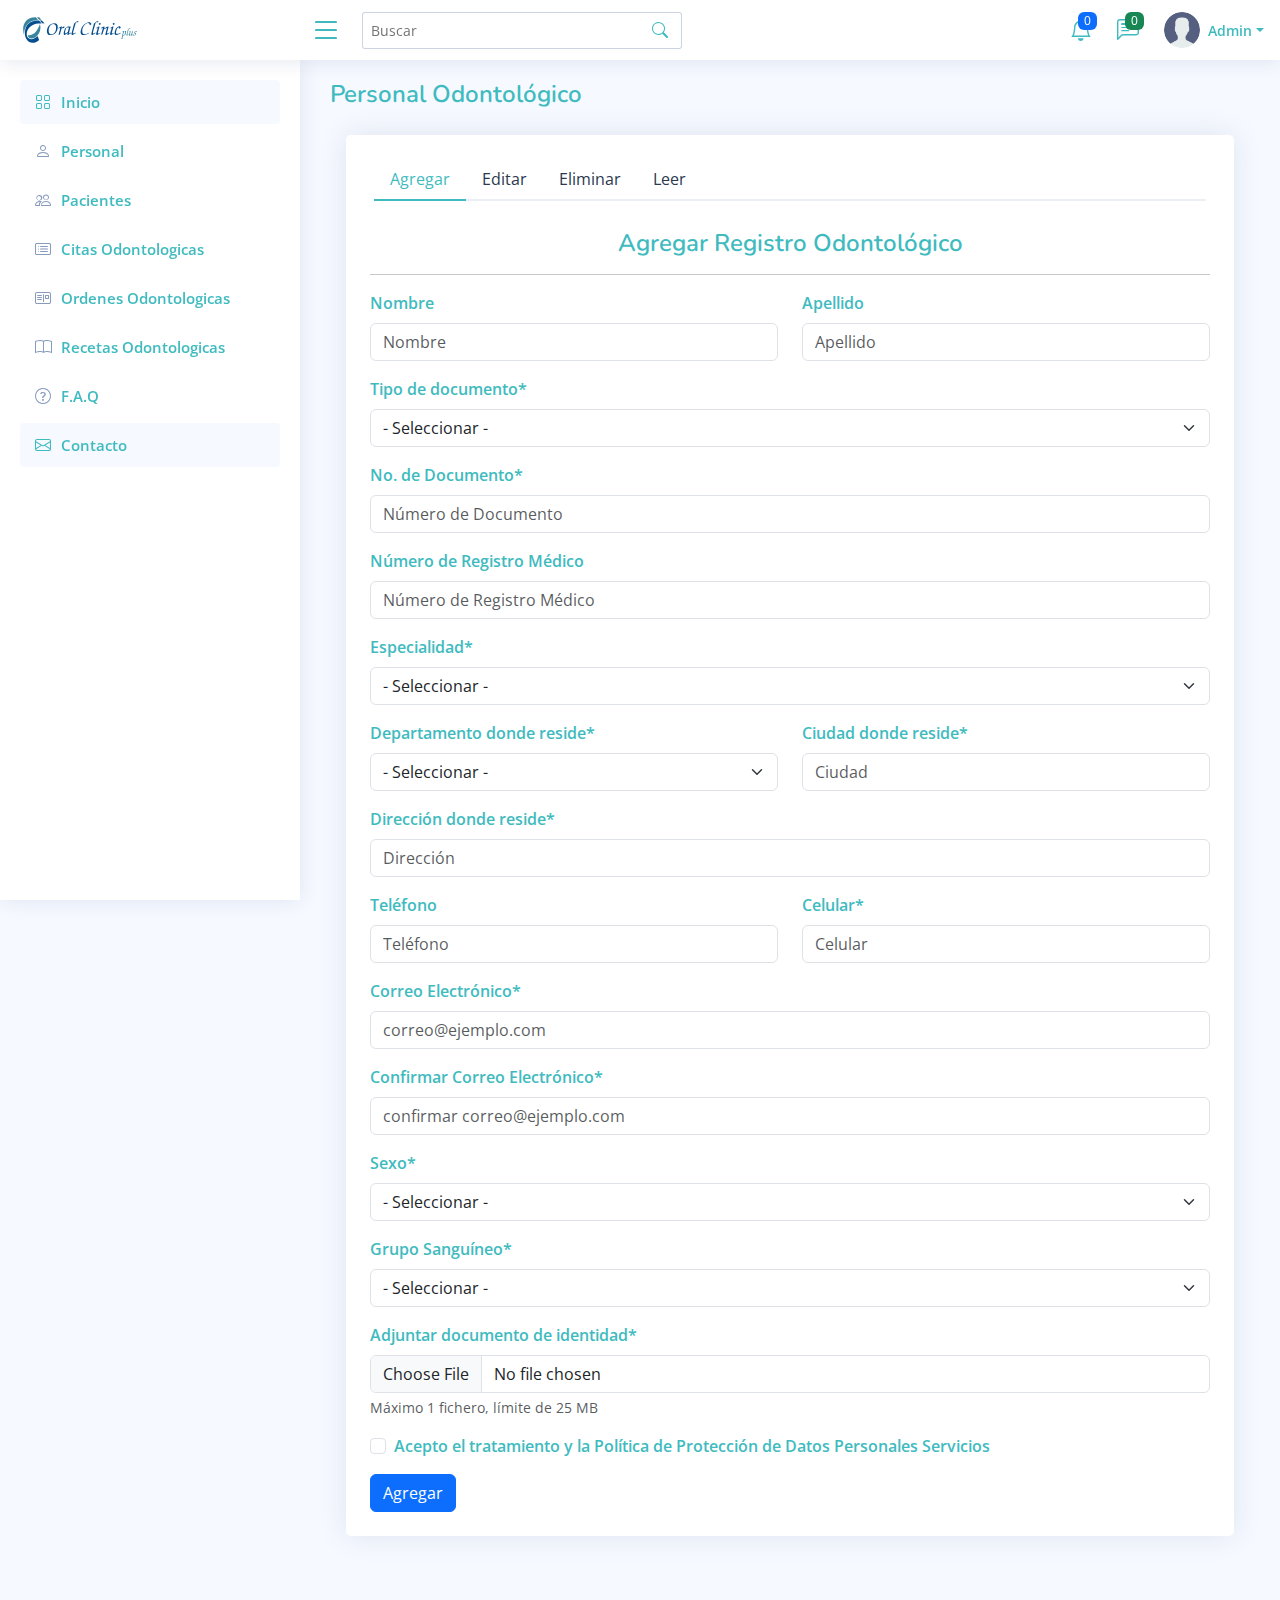
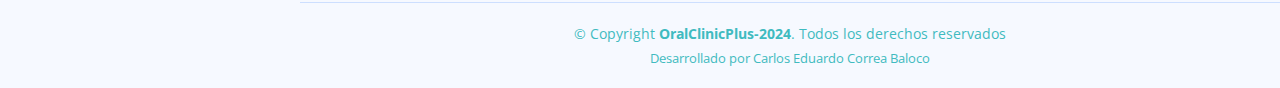
<file: Personal-medico.html>
<!DOCTYPE html>
<html lang="es">

<head>
  <meta charset="utf-8">
  <meta content="width=device-width, initial-scale=1.0" name="viewport">

  <title>Registro Odontológico</title>
  <meta content="" name="description">
  <meta content="" name="keywords">

  <!-- Favicons -->
  <link rel="shortcut icon" href="assets/img/favoicon.png" type="image/x-icon">

  <!-- Google Fonts -->
  <link href="https://fonts.gstatic.com" rel="preconnect">
  <link href="https://fonts.googleapis.com/css?family=Open+Sans:300,300i,400,400i,600,600i,700,700i|Nunito:300,300i,400,400i,600,600i,700,700i|Poppins:300,300i,400,400i,500,500i,600,600i,700,700i" rel="stylesheet">

  <!-- Vendor CSS Files -->
  <link href="assets/vendor/bootstrap/css/bootstrap.min.css" rel="stylesheet">
  <link href="assets/vendor/bootstrap-icons/bootstrap-icons.css" rel="stylesheet">
  <link href="assets/vendor/boxicons/css/boxicons.min.css" rel="stylesheet">
  <link href="assets/vendor/quill/quill.snow.css" rel="stylesheet">
  <link href="assets/vendor/quill/quill.bubble.css" rel="stylesheet">
  <link href="assets/vendor/remixicon/remixicon.css" rel="stylesheet">
  <link href="assets/vendor/simple-datatables/style.css" rel="stylesheet">

  <!-- Template Main CSS File -->
  <link href="assets/css/style.css" rel="stylesheet">

  <!-- =======================================================
  * Template Name: NiceAdmin
  * Template URL: https://bootstrapmade.com/nice-admin-bootstrap-admin-html-template/
  * Updated: Apr 20 2024 with Bootstrap v5.3.3
  * Author: BootstrapMade.com
  * License: https://bootstrapmade.com/license/
  ======================================================== -->
</head>

<body>

  <header id="header" class="header fixed-top d-flex align-items-center">
    <div class="d-flex align-items-center justify-content-between">
      <a href="dashboard.html" class="logo d-flex align-items-center">
        <img src="assets/img/logo-Oral-Clinic-Plus.svg" alt="">
      </a>
      <i class="bi bi-list toggle-sidebar-btn"></i>
    </div><!-- End Logo -->

    <div class="search-bar">
      <form class="search-form d-flex align-items-center" method="POST" action="#">
        <input type="text" name="query" placeholder="Buscar" title="Introduce palabra clave de búsqueda">
        <button type="submit" title="Buscar"><i class="bi bi-search"></i></button>
      </form>
    </div>    

    <nav class="header-nav ms-auto">
      <ul class="d-flex align-items-center">
        <li class="nav-item d-block d-lg-none">
          <a class="nav-link nav-icon search-bar-toggle " href="#">
            <i class="bi bi-search"></i>
          </a>
        </li><!-- End Search Icon-->

        <li class="nav-item dropdown">

          <a class="nav-link nav-icon" href="#" data-bs-toggle="dropdown">
            <i class="bi bi-bell"></i>
            <span class="badge bg-primary badge-number">0</span>
          </a><!-- End Notification Icon -->

          <ul class="dropdown-menu dropdown-menu-end dropdown-menu-arrow notifications">
            <li class="dropdown-header">
              No hay notificaciones
            </li>
            <li>
              <hr class="dropdown-divider">
            </li>
          </ul>
        </li><!-- End Notification Nav -->

        <li class="nav-item dropdown">
          <a class="nav-link nav-icon" href="#" data-bs-toggle="dropdown">
            <i class="bi bi-chat-left-text"></i>
            <span class="badge bg-success badge-number">0</span>
          </a><!-- End Messages Icon -->
          <ul class="dropdown-menu dropdown-menu-end dropdown-menu-arrow messages">
            <li class="dropdown-header">
              No hay mensajes
            </li>
            <li>
              <hr class="dropdown-divider">
            </li>
          </ul><!-- End Messages Dropdown Items -->

        </li><!-- End Messages Nav -->

        <li class="nav-item dropdown pe-3">

          <a class="nav-link nav-profile d-flex align-items-center pe-0" href="#" data-bs-toggle="dropdown">
            <img src="assets/img/usuario.png" alt="Profile" class="rounded-circle">
            <span class="d-none d-md-block dropdown-toggle ps-2">Admin</span>
          </a><!-- End Profile Iamge Icon -->

          <ul class="dropdown-menu dropdown-menu-end dropdown-menu-arrow profile">
            <li class="dropdown-header">
              <h6>Admin</h6>
              <span>Administrador</span>
            </li>
            <li>
              <hr class="dropdown-divider">
            </li>
            <li>
              <a class="dropdown-item d-flex align-items-center" href="usuario.html">
                <i class="bi bi-person"></i>
                <span>Mi Perfil</span>
              </a>
            </li>
            <li>
              <hr class="dropdown-divider">
            </li>
            <li>
              <a class="dropdown-item d-flex align-items-center" href="usuario.html">
                <i class="bi bi-gear"></i>
                <span>Configuración de la Cuenta</span>
              </a>
            </li>
            <li>
              <hr class="dropdown-divider">
            </li>
            <li>
              <hr class="dropdown-divider">
            </li>
            <li>
              <a class="dropdown-item d-flex align-items-center" href="iniciar_sesion.html">
                <i class="bi bi-box-arrow-right"></i>
                <span>Cerrar Sesión</span>
              </a>
            </li>
          </ul><!-- End Profile Dropdown Items -->
        </li><!-- End Profile Nav -->
      </ul>
    </nav><!-- End Icons Navigation -->
  </header>
  <!-- End Header -->

  <!-- ======= Sidebar ======= -->
  <aside id="sidebar" class="sidebar">

    <ul class="sidebar-nav" id="sidebar-nav">

      <li class="nav-item">
        <a class="nav-link " href="dashboard.html">
          <i class="bi bi-grid"></i>
          <span>Inicio</span>
        </a>
      </li><!-- End Dashboard Nav -->

      <li class="nav-item">
        <a class="nav-link collapsed" href="Personal-medico.html">
          <i class="bi bi-person"></i>
          <span>Personal</span>
        </a>
      </li><!-- End Profile Page Nav -->

      <li class="nav-item">
        <a class="nav-link collapsed" href="Pacientes.html">
            <i class="bi bi-people"></i>
          <span>Pacientes</span>
        </a>
      </li><!-- End F.A.Q Page Nav -->

      <li class="nav-item">
        <a class="nav-link collapsed" href="Citas.html">
          <i class="bi bi-card-list"></i>
          <span>Citas Odontologicas</span>
        </a>
      </li>

      <li class="nav-item">
        <a class="nav-link collapsed" href="Ordenes.html">
          <i class="bi bi-postcard"></i>
          <span>Ordenes Odontologicas</span>
        </a>
      </li>
      <li class="nav-item">
        <a class="nav-link collapsed" href="Recetas.html">
          <i class="bi bi-book"></i>
          <span>Recetas Odontologicas</span>
        </a>
      </li>
      <li class="nav-item">
        <a class="nav-link collapsed" href="Preguntas.html">
          <i class="bi bi-question-circle"></i>
          <span>F.A.Q</span>
        </a>
      </li>
      <li class="nav-item">
        <a class="nav-link " href="Contacto.html">
          <i class="bi bi-envelope"></i>
          <span>Contacto</span>
        </a>
      </li>
    </ul>

  </aside><!-- End Sidebar-->
  <main id="main" class="main">
    <div class="pagetitle">
        <h1>Personal Odontológico</h1>
    </div>
    <section class="section profile">
        <div class="main-content p-3">
            <div class="card card-custom border-0 p-2">
                <div class="card-body pt-3">
                <ul class="nav nav-tabs nav-tabs-bordered">
                    <li class="nav-item">
                        <button class="nav-link active" data-bs-toggle="tab" data-bs-target="#agregar">Agregar</button>
                    </li>
                    <li class="nav-item">
                        <button class="nav-link" data-bs-toggle="tab" data-bs-target="#editar">Editar</button>
                    </li>
                    <li class="nav-item">
                        <button class="nav-link" data-bs-toggle="tab" data-bs-target="#eliminar">Eliminar</button>
                    </li>
                    <li class="nav-item">
                        <button class="nav-link" data-bs-toggle="tab" data-bs-target="#leer">Leer</button>
                    </li>
                </ul>
                </div>
             <div class="tab-content pt-2 p-3">
                <div class="tab-pane fade profile-edit fade show active" id="agregar">
                    <form>
                        <div class="pagetitle text-center">
                            <h1>Agregar Registro Odontológico</h1>
                            <hr>
                        </div>
                        <div class="row mb-3">
                            <div class="col">
                                <label for="Nombre" class="form-label">Nombre</label>
                                <input type="text" class="form-control" id="Nombre" placeholder="Nombre" required>
                            </div>
                            <div class="col">
                                <label for="Apellido" class="form-label">Apellido</label>
                                <input type="text" class="form-control" id="Apellido" placeholder="Apellido" required>
                            </div>
                        </div>  
                        <div class="mb-3">
                            <label for="tipo-documento" class="form-label">Tipo de documento*</label>
                            <select class="form-select" id="tipo-documento" required>
                                <option selected disabled>- Seleccionar -</option>
                                <option value="CC">Cédula de Ciudadanía</option>
                                <option value="TI">Tarjeta de Identidad</option>
                                <option value="CE">Cédula de Extranjería</option>
                                <option value="PA">Pasaporte</option>
                            </select>
                        </div>
                    
                        <div class="mb-3">
                            <label for="numero-documento" class="form-label">No. de Documento*</label>
                            <input type="text" class="form-control" id="numero-documento" placeholder="Número de Documento" required>
                        </div>
                    
                        <div class="mb-3">
                            <label for="numero-registro-medico" class="form-label">Número de Registro Médico</label>
                            <input type="text" class="form-control" id="numero-registro-medico" placeholder="Número de Registro Médico" required>
                        </div>
                    
                        <div class="mb-3">
                            <label for="especialidad" class="form-label">Especialidad*</label>
                            <select class="form-select" id="especialidad" required>
                                <option selected disabled>- Seleccionar -</option>
                                <option value="Odontología">Odontología</option>
                                <option value="Ortodoncia">Ortodoncia</option>
                                <option value="Endodoncia">Endodoncia</option>
                                <option value="Periodoncia">Periodoncia</option>
                                <option value="Implantología">Implantología</option>
                                <option value="Odontopediatría">Odontopediatría</option>
                                <option value="Cirugía Oral y Maxilofacial">Cirugía Oral y Maxilofacial</option>
                                <!-- Puedes agregar más especialidades según sea necesario -->
                            </select>
                        </div>
                    
                        <!-- Residencia -->
                        <div class="row mb-3">
                            <div class="col-md-6">
                                <label for="departamento" class="form-label">Departamento donde reside*</label>
                                <select class="form-select" id="departamento" required>
                                    <option selected disabled>- Seleccionar -</option>
                                    <option value="Antioquia">Antioquia</option>
                                    <option value="Bogotá">Bogotá</option>
                                    <option value="Cundinamarca">Cundinamarca</option>
                                    <!-- Agregar más opciones según sea necesario -->
                                </select>
                            </div>
                            <div class="col-md-6">
                                <label for="ciudad" class="form-label">Ciudad donde reside*</label>
                                <input type="text" class="form-control" id="ciudad" placeholder="Ciudad" required>
                            </div>
                        </div>
                    
                        <div class="mb-3">
                            <label for="direccion" class="form-label">Dirección donde reside*</label>
                            <input type="text" class="form-control" id="direccion" placeholder="Dirección" required>
                        </div>
                    
                        <!-- Teléfonos -->
                        <div class="row mb-3">
                            <div class="col-md-6">
                                <label for="telefono" class="form-label">Teléfono</label>
                                <input type="tel" class="form-control" id="telefono" placeholder="Teléfono">
                            </div>
                            <div class="col-md-6">
                                <label for="celular" class="form-label">Celular*</label>
                                <input type="tel" class="form-control" id="celular" placeholder="Celular" required>
                            </div>
                        </div>
                    
                        <!-- Correos Electrónicos -->
                        <div class="mb-3">
                            <label for="email" class="form-label">Correo Electrónico*</label>
                            <input type="email" class="form-control" id="email" placeholder="correo@ejemplo.com" required>
                        </div>
                        <div class="mb-3">
                            <label for="confirmar-email" class="form-label">Confirmar Correo Electrónico*</label>
                            <input type="email" class="form-control" id="confirmar-email" placeholder="confirmar correo@ejemplo.com" required>
                        </div>
                    
                        <!-- Sexo -->
                        <div class="mb-3">
                            <label for="sexo" class="form-label">Sexo*</label>
                            <select class="form-select" id="sexo" required>
                                <option selected disabled>- Seleccionar -</option>
                                <option value="Masculino">Masculino</option>
                                <option value="Femenino">Femenino</option>
                                <option value="Otro">Otro</option>
                            </select>
                        </div>
                    
                        <!-- Grupo Sanguíneo -->
                        <div class="mb-3">
                            <label for="grupo-sanguineo" class="form-label">Grupo Sanguíneo*</label>
                            <select class="form-select" id="grupo-sanguineo" required>
                                <option selected disabled>- Seleccionar -</option>
                                <option value="A+">A+</option>
                                <option value="A-">A-</option>
                                <option value="B+">B+</option>
                                <option value="B-">B-</option>
                                <option value="AB+">AB+</option>
                                <option value="AB-">AB-</option>
                                <option value="O+">O+</option>
                                <option value="O-">O-</option>
                            </select>
                        </div>
                    
                        <!-- Adjuntar documento de identidad -->
                        <div class="mb-3">
                            <label for="documento-identidad" class="form-label">Adjuntar documento de identidad*</label>
                            <input class="form-control" type="file" id="documento-identidad" accept=".txt,.rtf,.pdf,.doc,.docx,.odt,.ppt,.pptx,.odp,.xls,.xlsx,.ods,.jpg" required>
                            <div class="form-text">Máximo 1 fichero, límite de 25 MB</div>
                        </div>
                    
                        <!-- Autorización de tratamientos de datos -->
                        <div class="mb-3 form-check">
                            <input type="checkbox" class="form-check-input" id="autorizacion-datos" required>
                            <label class="form-check-label" for="autorizacion-datos">Acepto el tratamiento y la Política de Protección de Datos Personales Servicios</label>
                        </div>
                    
                        <!-- Botón de envío -->
                         <div class="">
                            <button type="submit" class="btn btn-primary">Agregar</button>
                         </div>
                    </form>
            </div>
            <div class="tab-pane fade profile-edit" id="editar">
                <!-- Profile Edit Form -->
                <form>
                    <div class="pagetitle text-center">
                        <h1>Editar Registro Odontológico</h1>
                        <hr>
                    </div>
                    <div class="row mb-3">
                        <div class="col">
                            <label for="Nombre" class="form-label">Nombre</label>
                            <input type="text" class="form-control" id="Nombre" placeholder="Nombre" required>
                        </div>
                        <div class="col">
                            <label for="Apellido" class="form-label">Apellido</label>
                            <input type="text" class="form-control" id="Apellido" placeholder="Apellido" required>
                        </div>
                    </div>  
                    <div class="mb-3">
                        <label for="tipo-documento" class="form-label">Tipo de documento*</label>
                        <select class="form-select" id="tipo-documento" required>
                            <option selected disabled>- Seleccionar -</option>
                            <option value="CC">Cédula de Ciudadanía</option>
                            <option value="TI">Tarjeta de Identidad</option>
                            <option value="CE">Cédula de Extranjería</option>
                            <option value="PA">Pasaporte</option>
                        </select>
                    </div>
                
                    <div class="mb-3">
                        <label for="numero-documento" class="form-label">No. de Documento*</label>
                        <input type="text" class="form-control" id="numero-documento" placeholder="Número de Documento" required>
                    </div>
                
                    <div class="mb-3">
                        <label for="numero-registro-medico" class="form-label">Número de Registro Médico</label>
                        <input type="text" class="form-control" id="numero-registro-medico" placeholder="Número de Registro Médico" required>
                    </div>
                
                    <div class="mb-3">
                        <label for="especialidad" class="form-label">Especialidad*</label>
                        <select class="form-select" id="especialidad" required>
                            <option selected disabled>- Seleccionar -</option>
                            <option value="Odontología">Odontología</option>
                            <option value="Ortodoncia">Ortodoncia</option>
                            <option value="Endodoncia">Endodoncia</option>
                            <option value="Periodoncia">Periodoncia</option>
                            <option value="Implantología">Implantología</option>
                            <option value="Odontopediatría">Odontopediatría</option>
                            <option value="Cirugía Oral y Maxilofacial">Cirugía Oral y Maxilofacial</option>
                            <!-- Puedes agregar más especialidades según sea necesario -->
                        </select>
                    </div>
                
                    <!-- Residencia -->
                    <div class="row mb-3">
                        <div class="col-md-6">
                            <label for="departamento" class="form-label">Departamento donde reside*</label>
                            <select class="form-select" id="departamento" required>
                                <option selected disabled>- Seleccionar -</option>
                                <option value="Antioquia">Antioquia</option>
                                <option value="Bogotá">Bogotá</option>
                                <option value="Cundinamarca">Cundinamarca</option>
                                <!-- Agregar más opciones según sea necesario -->
                            </select>
                        </div>
                        <div class="col-md-6">
                            <label for="ciudad" class="form-label">Ciudad donde reside*</label>
                            <input type="text" class="form-control" id="ciudad" placeholder="Ciudad" required>
                        </div>
                    </div>
                
                    <div class="mb-3">
                        <label for="direccion" class="form-label">Dirección donde reside*</label>
                        <input type="text" class="form-control" id="direccion" placeholder="Dirección" required>
                    </div>
                
                    <!-- Teléfonos -->
                    <div class="row mb-3">
                        <div class="col-md-6">
                            <label for="telefono" class="form-label">Teléfono</label>
                            <input type="tel" class="form-control" id="telefono" placeholder="Teléfono">
                        </div>
                        <div class="col-md-6">
                            <label for="celular" class="form-label">Celular*</label>
                            <input type="tel" class="form-control" id="celular" placeholder="Celular" required>
                        </div>
                    </div>
                
                    <!-- Correos Electrónicos -->
                    <div class="mb-3">
                        <label for="email" class="form-label">Correo Electrónico*</label>
                        <input type="email" class="form-control" id="email" placeholder="correo@ejemplo.com" required>
                    </div>
                    <div class="mb-3">
                        <label for="confirmar-email" class="form-label">Confirmar Correo Electrónico*</label>
                        <input type="email" class="form-control" id="confirmar-email" placeholder="confirmar correo@ejemplo.com" required>
                    </div>
                
                    <!-- Sexo -->
                    <div class="mb-3">
                        <label for="sexo" class="form-label">Sexo*</label>
                        <select class="form-select" id="sexo" required>
                            <option selected disabled>- Seleccionar -</option>
                            <option value="Masculino">Masculino</option>
                            <option value="Femenino">Femenino</option>
                            <option value="Otro">Otro</option>
                        </select>
                    </div>
                
                    <!-- Grupo Sanguíneo -->
                    <div class="mb-3">
                        <label for="grupo-sanguineo" class="form-label">Grupo Sanguíneo*</label>
                        <select class="form-select" id="grupo-sanguineo" required>
                            <option selected disabled>- Seleccionar -</option>
                            <option value="A+">A+</option>
                            <option value="A-">A-</option>
                            <option value="B+">B+</option>
                            <option value="B-">B-</option>
                            <option value="AB+">AB+</option>
                            <option value="AB-">AB-</option>
                            <option value="O+">O+</option>
                            <option value="O-">O-</option>
                        </select>
                    </div>
                
                    <!-- Adjuntar documento de identidad -->
                    <div class="mb-3">
                        <label for="documento-identidad" class="form-label">Adjuntar documento de identidad*</label>
                        <input class="form-control" type="file" id="documento-identidad" accept=".txt,.rtf,.pdf,.doc,.docx,.odt,.ppt,.pptx,.odp,.xls,.xlsx,.ods,.jpg" required>
                        <div class="form-text">Máximo 1 fichero, límite de 25 MB</div>
                    </div>
                
                    <!-- Autorización de tratamientos de datos -->
                    <div class="mb-3 form-check">
                        <input type="checkbox" class="form-check-input" id="autorizacion-datos" required>
                        <label class="form-check-label" for="autorizacion-datos">Acepto el tratamiento y la Política de Protección de Datos Personales Servicios</label>
                    </div>
                
                    <!-- Botón de envío -->
                     <div class="">
                    <button type="submit" class="btn btn-primary">Editar</button>
                     </div>
                </form>
              <!-- End Profile Edit Form -->
              </div>
              <div class="tab-pane fade profile-edit" id="eliminar">
                <form>
                    <div class="pagetitle text-center">
                        <h1>Eliminar Registro Odontológico</h1>
                        <hr>
                    </div>
                    <div class="row mb-3">
                        <div class="col">
                            <label for="Nombre" class="form-label">Nombre</label>
                            <input type="text" class="form-control" id="Nombre" placeholder="Nombre" required>
                        </div>
                        <div class="col">
                            <label for="Apellido" class="form-label">Apellido</label>
                            <input type="text" class="form-control" id="Apellido" placeholder="Apellido" required>
                        </div>
                    </div>  
                    <div class="mb-3">
                        <label for="tipo-documento" class="form-label">Tipo de documento*</label>
                        <select class="form-select" id="tipo-documento" required>
                            <option selected disabled>- Seleccionar -</option>
                            <option value="CC">Cédula de Ciudadanía</option>
                            <option value="TI">Tarjeta de Identidad</option>
                            <option value="CE">Cédula de Extranjería</option>
                            <option value="PA">Pasaporte</option>
                        </select>
                    </div>
                
                    <div class="mb-3">
                        <label for="numero-documento" class="form-label">No. de Documento*</label>
                        <input type="text" class="form-control" id="numero-documento" placeholder="Número de Documento" required>
                    </div>
                
                    <div class="mb-3">
                        <label for="numero-registro-medico" class="form-label">Número de Registro Médico</label>
                        <input type="text" class="form-control" id="numero-registro-medico" placeholder="Número de Registro Médico" required>
                    </div>
                
                    <div class="mb-3">
                        <label for="especialidad" class="form-label">Especialidad*</label>
                        <select class="form-select" id="especialidad" required>
                            <option selected disabled>- Seleccionar -</option>
                            <option value="Odontología">Odontología</option>
                            <option value="Ortodoncia">Ortodoncia</option>
                            <option value="Endodoncia">Endodoncia</option>
                            <option value="Periodoncia">Periodoncia</option>
                            <option value="Implantología">Implantología</option>
                            <option value="Odontopediatría">Odontopediatría</option>
                            <option value="Cirugía Oral y Maxilofacial">Cirugía Oral y Maxilofacial</option>
                            <!-- Puedes agregar más especialidades según sea necesario -->
                        </select>
                    </div>
                
                    <!-- Residencia -->
                    <div class="row mb-3">
                        <div class="col-md-6">
                            <label for="departamento" class="form-label">Departamento donde reside*</label>
                            <select class="form-select" id="departamento" required>
                                <option selected disabled>- Seleccionar -</option>
                                <option value="Antioquia">Antioquia</option>
                                <option value="Bogotá">Bogotá</option>
                                <option value="Cundinamarca">Cundinamarca</option>
                                <!-- Agregar más opciones según sea necesario -->
                            </select>
                        </div>
                        <div class="col-md-6">
                            <label for="ciudad" class="form-label">Ciudad donde reside*</label>
                            <input type="text" class="form-control" id="ciudad" placeholder="Ciudad" required>
                        </div>
                    </div>
                
                    <div class="mb-3">
                        <label for="direccion" class="form-label">Dirección donde reside*</label>
                        <input type="text" class="form-control" id="direccion" placeholder="Dirección" required>
                    </div>
                
                    <!-- Teléfonos -->
                    <div class="row mb-3">
                        <div class="col-md-6">
                            <label for="telefono" class="form-label">Teléfono</label>
                            <input type="tel" class="form-control" id="telefono" placeholder="Teléfono">
                        </div>
                        <div class="col-md-6">
                            <label for="celular" class="form-label">Celular*</label>
                            <input type="tel" class="form-control" id="celular" placeholder="Celular" required>
                        </div>
                    </div>
                
                    <!-- Correos Electrónicos -->
                    <div class="mb-3">
                        <label for="email" class="form-label">Correo Electrónico*</label>
                        <input type="email" class="form-control" id="email" placeholder="correo@ejemplo.com" required>
                    </div>
                    <div class="mb-3">
                        <label for="confirmar-email" class="form-label">Confirmar Correo Electrónico*</label>
                        <input type="email" class="form-control" id="confirmar-email" placeholder="confirmar correo@ejemplo.com" required>
                    </div>
                
                    <!-- Sexo -->
                    <div class="mb-3">
                        <label for="sexo" class="form-label">Sexo*</label>
                        <select class="form-select" id="sexo" required>
                            <option selected disabled>- Seleccionar -</option>
                            <option value="Masculino">Masculino</option>
                            <option value="Femenino">Femenino</option>
                            <option value="Otro">Otro</option>
                        </select>
                    </div>
                
                    <!-- Grupo Sanguíneo -->
                    <div class="mb-3">
                        <label for="grupo-sanguineo" class="form-label">Grupo Sanguíneo*</label>
                        <select class="form-select" id="grupo-sanguineo" required>
                            <option selected disabled>- Seleccionar -</option>
                            <option value="A+">A+</option>
                            <option value="A-">A-</option>
                            <option value="B+">B+</option>
                            <option value="B-">B-</option>
                            <option value="AB+">AB+</option>
                            <option value="AB-">AB-</option>
                            <option value="O+">O+</option>
                            <option value="O-">O-</option>
                        </select>
                    </div>
                
                    <!-- Adjuntar documento de identidad -->
                    <div class="mb-3">
                        <label for="documento-identidad" class="form-label">Adjuntar documento de identidad*</label>
                        <input class="form-control" type="file" id="documento-identidad" accept=".txt,.rtf,.pdf,.doc,.docx,.odt,.ppt,.pptx,.odp,.xls,.xlsx,.ods,.jpg" required>
                        <div class="form-text">Máximo 1 fichero, límite de 25 MB</div>
                    </div>
                
                    <!-- Autorización de tratamientos de datos -->
                    <div class="mb-3 form-check">
                        <input type="checkbox" class="form-check-input" id="autorizacion-datos" required>
                        <label class="form-check-label" for="autorizacion-datos">Acepto el tratamiento y la Política de Protección de Datos Personales Servicios</label>
                    </div>
                
                    <!-- Botón de envío -->
                     <div class="">
                        <button type="submit" class="btn btn-primary">Eliminar</button>
                     </div>
                </form>
              </div>
              <div class="tab-pane fade profile-edit" id="leer">
                <form>
                    <div class="pagetitle text-center">
                        <h1>Leer Registro Odontológico</h1>
                        <hr>
                    </div>
                    <div class="row mb-3">
                        <div class="col">
                            <label for="Nombre" class="form-label">Nombre</label>
                            <input type="text" class="form-control" id="Nombre" placeholder="Nombre" required>
                        </div>
                        <div class="col">
                            <label for="Apellido" class="form-label">Apellido</label>
                            <input type="text" class="form-control" id="Apellido" placeholder="Apellido" required>
                        </div>
                    </div>            
                    <div class="mb-3">
                        <label for="tipo-documento" class="form-label">Tipo de documento*</label>
                        <select class="form-select" id="tipo-documento" required>
                            <option selected disabled>- Seleccionar -</option>
                            <option value="CC">Cédula de Ciudadanía</option>
                            <option value="TI">Tarjeta de Identidad</option>
                            <option value="CE">Cédula de Extranjería</option>
                            <option value="PA">Pasaporte</option>
                        </select>
                    </div>
                
                    <div class="mb-3">
                        <label for="numero-documento" class="form-label">No. de Documento*</label>
                        <input type="text" class="form-control" id="numero-documento" placeholder="Número de Documento" required>
                    </div>
                
                    <div class="mb-3">
                        <label for="numero-registro-medico" class="form-label">Número de Registro Médico</label>
                        <input type="text" class="form-control" id="numero-registro-medico" placeholder="Número de Registro Médico" required>
                    </div>
                
                    <div class="mb-3">
                        <label for="especialidad" class="form-label">Especialidad*</label>
                        <select class="form-select" id="especialidad" required>
                            <option selected disabled>- Seleccionar -</option>
                            <option value="Odontología">Odontología</option>
                            <option value="Ortodoncia">Ortodoncia</option>
                            <option value="Endodoncia">Endodoncia</option>
                            <option value="Periodoncia">Periodoncia</option>
                            <option value="Implantología">Implantología</option>
                            <option value="Odontopediatría">Odontopediatría</option>
                            <option value="Cirugía Oral y Maxilofacial">Cirugía Oral y Maxilofacial</option>
                            <!-- Puedes agregar más especialidades según sea necesario -->
                        </select>
                    </div>
                
                    <!-- Residencia -->
                    <div class="row mb-3">
                        <div class="col-md-6">
                            <label for="departamento" class="form-label">Departamento donde reside*</label>
                            <select class="form-select" id="departamento" required>
                                <option selected disabled>- Seleccionar -</option>
                                <option value="Antioquia">Antioquia</option>
                                <option value="Bogotá">Bogotá</option>
                                <option value="Cundinamarca">Cundinamarca</option>
                                <!-- Agregar más opciones según sea necesario -->
                            </select>
                        </div>
                        <div class="col-md-6">
                            <label for="ciudad" class="form-label">Ciudad donde reside*</label>
                            <input type="text" class="form-control" id="ciudad" placeholder="Ciudad" required>
                        </div>
                    </div>
                
                    <div class="mb-3">
                        <label for="direccion" class="form-label">Dirección donde reside*</label>
                        <input type="text" class="form-control" id="direccion" placeholder="Dirección" required>
                    </div>
                
                    <!-- Teléfonos -->
                    <div class="row mb-3">
                        <div class="col-md-6">
                            <label for="telefono" class="form-label">Teléfono</label>
                            <input type="tel" class="form-control" id="telefono" placeholder="Teléfono">
                        </div>
                        <div class="col-md-6">
                            <label for="celular" class="form-label">Celular*</label>
                            <input type="tel" class="form-control" id="celular" placeholder="Celular" required>
                        </div>
                    </div>
                
                    <!-- Correos Electrónicos -->
                    <div class="mb-3">
                        <label for="email" class="form-label">Correo Electrónico*</label>
                        <input type="email" class="form-control" id="email" placeholder="correo@ejemplo.com" required>
                    </div>
                    <div class="mb-3">
                        <label for="confirmar-email" class="form-label">Confirmar Correo Electrónico*</label>
                        <input type="email" class="form-control" id="confirmar-email" placeholder="confirmar correo@ejemplo.com" required>
                    </div>
                
                    <!-- Sexo -->
                    <div class="mb-3">
                        <label for="sexo" class="form-label">Sexo*</label>
                        <select class="form-select" id="sexo" required>
                            <option selected disabled>- Seleccionar -</option>
                            <option value="Masculino">Masculino</option>
                            <option value="Femenino">Femenino</option>
                            <option value="Otro">Otro</option>
                        </select>
                    </div>
                
                    <!-- Grupo Sanguíneo -->
                    <div class="mb-3">
                        <label for="grupo-sanguineo" class="form-label">Grupo Sanguíneo*</label>
                        <select class="form-select" id="grupo-sanguineo" required>
                            <option selected disabled>- Seleccionar -</option>
                            <option value="A+">A+</option>
                            <option value="A-">A-</option>
                            <option value="B+">B+</option>
                            <option value="B-">B-</option>
                            <option value="AB+">AB+</option>
                            <option value="AB-">AB-</option>
                            <option value="O+">O+</option>
                            <option value="O-">O-</option>
                        </select>
                    </div>
                
                    <!-- Adjuntar documento de identidad -->
                    <div class="mb-3">
                        <label for="documento-identidad" class="form-label">Adjuntar documento de identidad*</label>
                        <input class="form-control" type="file" id="documento-identidad" accept=".txt,.rtf,.pdf,.doc,.docx,.odt,.ppt,.pptx,.odp,.xls,.xlsx,.ods,.jpg" required>
                        <div class="form-text">Máximo 1 fichero, límite de 25 MB</div>
                    </div>
                
                    <!-- Autorización de tratamientos de datos -->
                    <div class="mb-3 form-check">
                        <input type="checkbox" class="form-check-input" id="autorizacion-datos" required>
                        <label class="form-check-label" for="autorizacion-datos">Acepto el tratamiento y la Política de Protección de Datos Personales Servicios</label>
                    </div>
                </form>
              </div>
            </div>
        </div>
    </section>
    </div>
  </main><!-- End #main -->

  <!-- ======= Footer ======= -->
  <footer id="footer" class="footer">
    <div class="copyright">
      &copy; Copyright <strong><span> OralClinicPlus-2024</span></strong>. Todos los derechos reservados
    </div>
    <div class="credits">
      <!-- All the links in the footer should remain intact. -->
      <!-- You can delete the links only if you purchased the pro version. -->
      <!-- Licensing information: https://bootstrapmade.com/license/ -->
      <!-- Purchase the pro version with working PHP/AJAX contact form: https://bootstrapmade.com/nice-admin-bootstrap-admin-html-template/ -->
      Desarrollado por <a href="">Carlos Eduardo Correa Baloco</a>
    </div>
  </footer><!-- End Footer -->

  <a href="#" class="back-to-top d-flex align-items-center justify-content-center"><i class="bi bi-arrow-up-short"></i></a>

  <!-- Vendor JS Files -->
  <script src="assets/vendor/apexcharts/apexcharts.min.js"></script>
  <script src="assets/vendor/bootstrap/js/bootstrap.bundle.min.js"></script>
  <script src="assets/vendor/chart.js/chart.umd.js"></script>
  <script src="assets/vendor/echarts/echarts.min.js"></script>
  <script src="assets/vendor/quill/quill.js"></script>
  <script src="assets/vendor/simple-datatables/simple-datatables.js"></script>
  <script src="assets/vendor/tinymce/tinymce.min.js"></script>
  <script src="assets/vendor/php-email-form/validate.js"></script>

  <!-- Template Main JS File -->
  <script src="assets/js/main.js"></script>

</body>

</html>
</file>
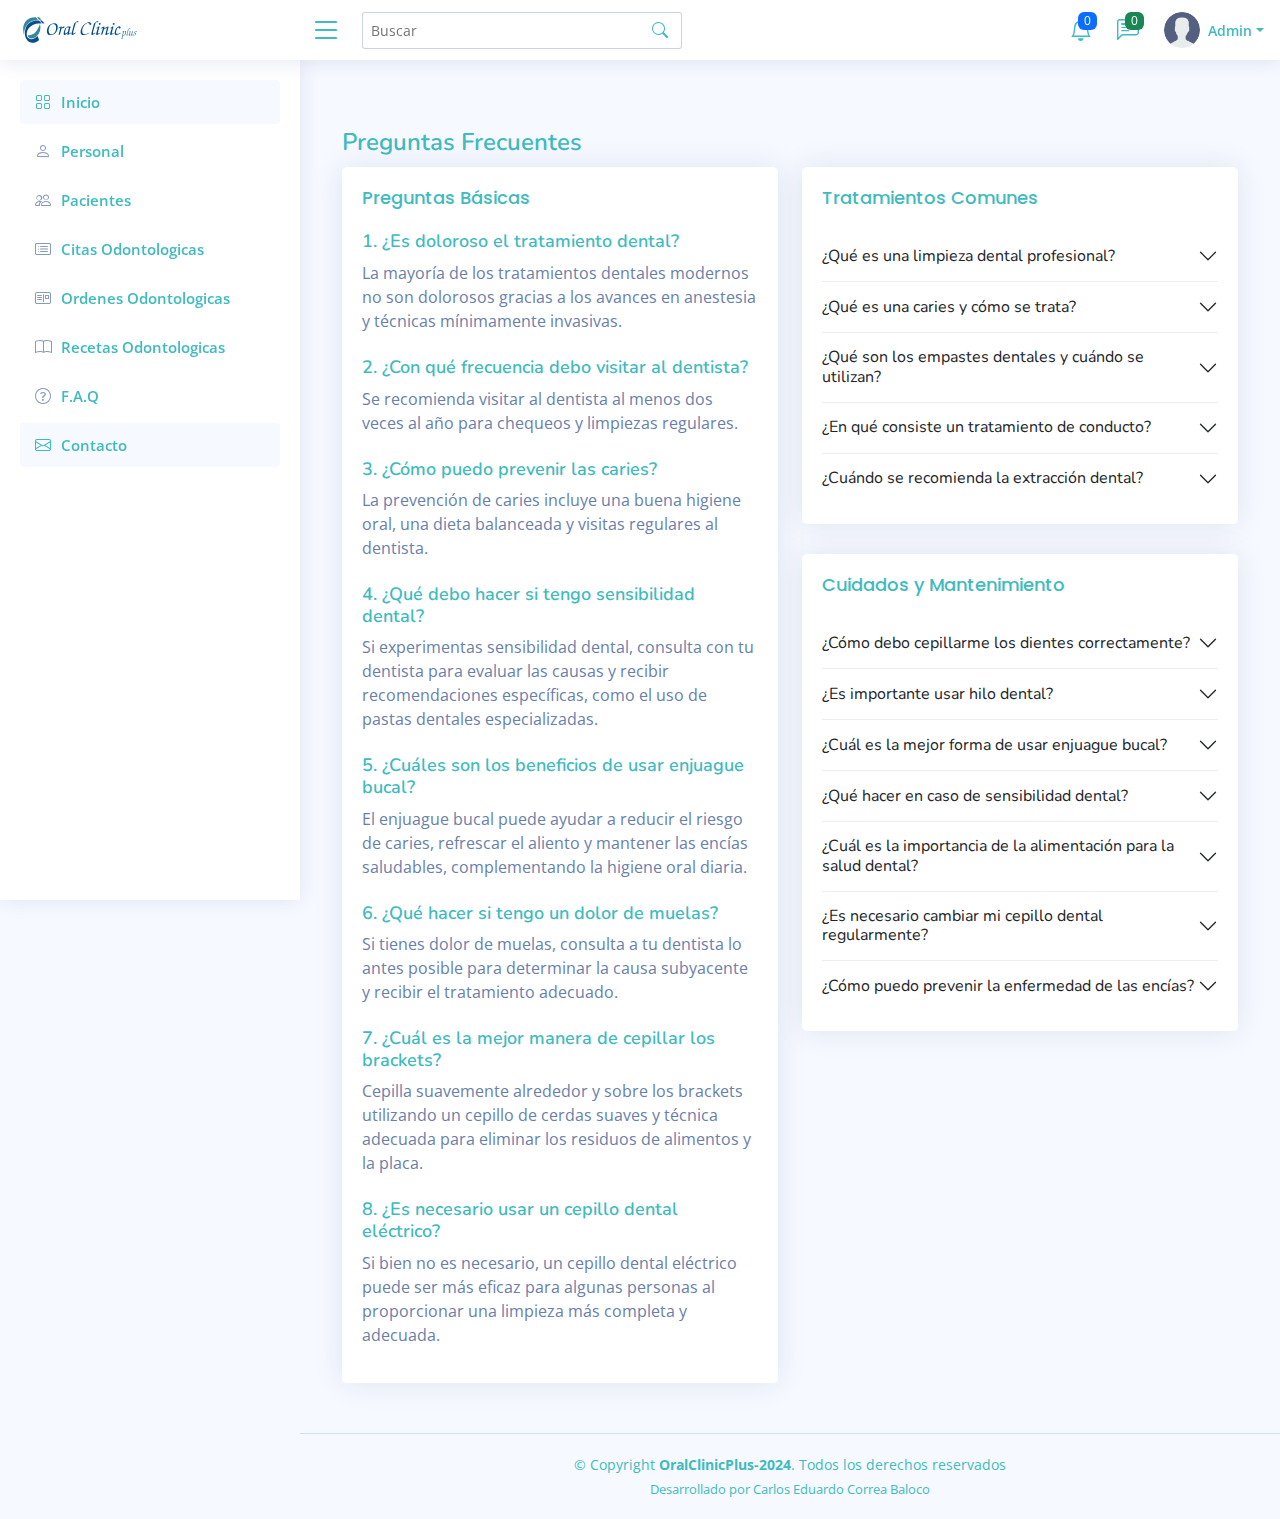
<file: Preguntas.html>
<!DOCTYPE html>
<html lang="es">

<head>
  <meta charset="utf-8">
  <meta content="width=device-width, initial-scale=1.0" name="viewport">

  <title>Recetas Odontologícas</title>
  <meta content="" name="description">
  <meta content="" name="keywords">

  <!-- Favicons -->
  <link rel="shortcut icon" href="assets/img/favoicon.png" type="image/x-icon">

  <!-- Google Fonts -->
  <link href="https://fonts.gstatic.com" rel="preconnect">
  <link href="https://fonts.googleapis.com/css?family=Open+Sans:300,300i,400,400i,600,600i,700,700i|Nunito:300,300i,400,400i,600,600i,700,700i|Poppins:300,300i,400,400i,500,500i,600,600i,700,700i" rel="stylesheet">

  <!-- Vendor CSS Files -->
  <link href="assets/vendor/bootstrap/css/bootstrap.min.css" rel="stylesheet">
  <link href="assets/vendor/bootstrap-icons/bootstrap-icons.css" rel="stylesheet">
  <link href="assets/vendor/boxicons/css/boxicons.min.css" rel="stylesheet">
  <link href="assets/vendor/quill/quill.snow.css" rel="stylesheet">
  <link href="assets/vendor/quill/quill.bubble.css" rel="stylesheet">
  <link href="assets/vendor/remixicon/remixicon.css" rel="stylesheet">
  <link href="assets/vendor/simple-datatables/style.css" rel="stylesheet">

  <!-- Template Main CSS File -->
  <link href="assets/css/style.css" rel="stylesheet">

  <!-- =======================================================
  * Template Name: NiceAdmin
  * Template URL: https://bootstrapmade.com/nice-admin-bootstrap-admin-html-template/
  * Updated: Apr 20 2024 with Bootstrap v5.3.3
  * Author: BootstrapMade.com
  * License: https://bootstrapmade.com/license/
  ======================================================== -->
</head>

<body>

  <header id="header" class="header fixed-top d-flex align-items-center">
    <div class="d-flex align-items-center justify-content-between">
      <a href="dashboard.html" class="logo d-flex align-items-center">
        <img src="assets/img/logo-Oral-Clinic-Plus.svg" alt="">
      </a>
      <i class="bi bi-list toggle-sidebar-btn"></i>
    </div><!-- End Logo -->

    <div class="search-bar">
      <form class="search-form d-flex align-items-center" method="POST" action="#">
        <input type="text" name="query" placeholder="Buscar" title="Introduce palabra clave de búsqueda">
        <button type="submit" title="Buscar"><i class="bi bi-search"></i></button>
      </form>
    </div>    

    <nav class="header-nav ms-auto">
      <ul class="d-flex align-items-center">
        <li class="nav-item d-block d-lg-none">
          <a class="nav-link nav-icon search-bar-toggle " href="#">
            <i class="bi bi-search"></i>
          </a>
        </li><!-- End Search Icon-->

        <li class="nav-item dropdown">

          <a class="nav-link nav-icon" href="#" data-bs-toggle="dropdown">
            <i class="bi bi-bell"></i>
            <span class="badge bg-primary badge-number">0</span>
          </a><!-- End Notification Icon -->

          <ul class="dropdown-menu dropdown-menu-end dropdown-menu-arrow notifications">
            <li class="dropdown-header">
              No hay notificaciones
            </li>
            <li>
              <hr class="dropdown-divider">
            </li>
          </ul>
        </li><!-- End Notification Nav -->

        <li class="nav-item dropdown">
          <a class="nav-link nav-icon" href="#" data-bs-toggle="dropdown">
            <i class="bi bi-chat-left-text"></i>
            <span class="badge bg-success badge-number">0</span>
          </a><!-- End Messages Icon -->
          <ul class="dropdown-menu dropdown-menu-end dropdown-menu-arrow messages">
            <li class="dropdown-header">
              No hay mensajes
            </li>
            <li>
              <hr class="dropdown-divider">
            </li>
          </ul><!-- End Messages Dropdown Items -->

        </li><!-- End Messages Nav -->

        <li class="nav-item dropdown pe-3">

          <a class="nav-link nav-profile d-flex align-items-center pe-0" href="#" data-bs-toggle="dropdown">
            <img src="assets/img/usuario.png" alt="Profile" class="rounded-circle">
            <span class="d-none d-md-block dropdown-toggle ps-2">Admin</span>
          </a><!-- End Profile Iamge Icon -->

          <ul class="dropdown-menu dropdown-menu-end dropdown-menu-arrow profile">
            <li class="dropdown-header">
              <h6>Admin</h6>
              <span>Administrador</span>
            </li>
            <li>
              <hr class="dropdown-divider">
            </li>
            <li>
              <a class="dropdown-item d-flex align-items-center" href="usuario.html">
                <i class="bi bi-person"></i>
                <span>Mi Perfil</span>
              </a>
            </li>
            <li>
              <hr class="dropdown-divider">
            </li>
            <li>
              <a class="dropdown-item d-flex align-items-center" href="usuario.html">
                <i class="bi bi-gear"></i>
                <span>Configuración de la Cuenta</span>
              </a>
            </li>
            <li>
              <hr class="dropdown-divider">
            </li>
            <li>
              <hr class="dropdown-divider">
            </li>
            <li>
              <a class="dropdown-item d-flex align-items-center" href="iniciar_sesion.html">
                <i class="bi bi-box-arrow-right"></i>
                <span>Cerrar Sesión</span>
              </a>
            </li>
          </ul><!-- End Profile Dropdown Items -->
        </li><!-- End Profile Nav -->
      </ul>
    </nav><!-- End Icons Navigation -->
  </header>
  <!-- End Header -->

  <!-- ======= Sidebar ======= -->
  <aside id="sidebar" class="sidebar">

    <ul class="sidebar-nav" id="sidebar-nav">

      <li class="nav-item">
        <a class="nav-link " href="dashboard.html">
          <i class="bi bi-grid"></i>
          <span>Inicio</span>
        </a>
      </li><!-- End Dashboard Nav -->

      <li class="nav-item">
        <a class="nav-link collapsed" href="Personal-medico.html">
          <i class="bi bi-person"></i>
          <span>Personal</span>
        </a>
      </li>
      <li class="nav-item">
        <a class="nav-link collapsed" href="Pacientes.html">
          <i class="bi bi-people"></i>
          <span>Pacientes</span>
        </a>
      </li>
      <li class="nav-item">
        <a class="nav-link collapsed" href="Citas.html">
          <i class="bi bi-card-list"></i>
          <span>Citas Odontologicas</span>
        </a>
      </li>

      <li class="nav-item">
        <a class="nav-link collapsed" href="Ordenes.html">
          <i class="bi bi-postcard"></i>
          <span>Ordenes Odontologicas</span>
        </a>
      </li>
      <li class="nav-item">
        <a class="nav-link collapsed" href="Recetas.html">
          <i class="bi bi-book"></i>
          <span>Recetas Odontologicas</span>
        </a>
      </li>
      <li class="nav-item">
        <a class="nav-link collapsed" href="Preguntas.html">
          <i class="bi bi-question-circle"></i>
          <span>F.A.Q</span>
        </a>
      </li>
      <li class="nav-item">
        <a class="nav-link " href="Contacto.html">
          <i class="bi bi-envelope"></i>
          <span>Contacto</span>
        </a>
      </li>
    </ul>

  </aside><!-- End Sidebar-->
  <main id="main" class="main">
    <div class="container mt-5">
      <div class="pagetitle">
          <h1>Preguntas Frecuentes</h1>
      </div><!-- End Page Title -->
      <section class="section faq">
          <div class="row">
              <div class="col-lg-6">
                <div class="card basic">
                    <div class="card-body">
                        <h5 class="card-title">Preguntas Básicas</h5>
                        <div>
                            <h6>1. ¿Es doloroso el tratamiento dental?</h6>
                            <p>La mayoría de los tratamientos dentales modernos no son dolorosos gracias a los avances en anestesia y técnicas mínimamente invasivas.</p>
                        </div>
                        <div class="pt-2">
                            <h6>2. ¿Con qué frecuencia debo visitar al dentista?</h6>
                            <p>Se recomienda visitar al dentista al menos dos veces al año para chequeos y limpiezas regulares.</p>
                        </div>
                        <div class="pt-2">
                            <h6>3. ¿Cómo puedo prevenir las caries?</h6>
                            <p>La prevención de caries incluye una buena higiene oral, una dieta balanceada y visitas regulares al dentista.</p>
                        </div>
                        <div class="pt-2">
                            <h6>4. ¿Qué debo hacer si tengo sensibilidad dental?</h6>
                            <p>Si experimentas sensibilidad dental, consulta con tu dentista para evaluar las causas y recibir recomendaciones específicas, como el uso de pastas dentales especializadas.</p>
                        </div>
                        <div class="pt-2">
                            <h6>5. ¿Cuáles son los beneficios de usar enjuague bucal?</h6>
                            <p>El enjuague bucal puede ayudar a reducir el riesgo de caries, refrescar el aliento y mantener las encías saludables, complementando la higiene oral diaria.</p>
                        </div>
                        <div class="pt-2">
                            <h6>6. ¿Qué hacer si tengo un dolor de muelas?</h6>
                            <p>Si tienes dolor de muelas, consulta a tu dentista lo antes posible para determinar la causa subyacente y recibir el tratamiento adecuado.</p>
                        </div>
                        <div class="pt-2">
                            <h6>7. ¿Cuál es la mejor manera de cepillar los brackets?</h6>
                            <p>Cepilla suavemente alrededor y sobre los brackets utilizando un cepillo de cerdas suaves y técnica adecuada para eliminar los residuos de alimentos y la placa.</p>
                        </div>
                        <div class="pt-2">
                            <h6>8. ¿Es necesario usar un cepillo dental eléctrico?</h6>
                            <p>Si bien no es necesario, un cepillo dental eléctrico puede ser más eficaz para algunas personas al proporcionar una limpieza más completa y adecuada.</p>
                        </div>
                    </div>
                </div>
              </div>
              <div class="col-lg-6">
                
                  <!-- Grupo de Preguntas Frecuentes 1 -->
                  <div class="card">
                    <div class="card-body">
                        <h5 class="card-title">Tratamientos Comunes</h5>
                
                        <div class="accordion accordion-flush" id="faq-group-1">
                
                            <div class="accordion-item">
                                <h2 class="accordion-header">
                                    <button class="accordion-button collapsed" data-bs-target="#faqsOne-1" type="button" data-bs-toggle="collapse">
                                        ¿Qué es una limpieza dental profesional?
                                    </button>
                                </h2>
                                <div id="faqsOne-1" class="accordion-collapse collapse" data-bs-parent="#faq-group-1">
                                    <div class="accordion-body">
                                        Una limpieza dental profesional elimina la placa y el sarro acumulados, ayudando a prevenir enfermedades gingivales y caries.
                                    </div>
                                </div>
                            </div>
                
                            <div class="accordion-item">
                                <h2 class="accordion-header">
                                    <button class="accordion-button collapsed" data-bs-target="#faqsOne-2" type="button" data-bs-toggle="collapse">
                                        ¿Qué es una caries y cómo se trata?
                                    </button>
                                </h2>
                                <div id="faqsOne-2" class="accordion-collapse collapse" data-bs-parent="#faq-group-1">
                                    <div class="accordion-body">
                                        Una caries es una destrucción del diente causada por bacterias. Se trata removiendo la parte afectada y restaurando el diente con un empaste.
                                    </div>
                                </div>
                            </div>
                
                            <div class="accordion-item">
                                <h2 class="accordion-header">
                                    <button class="accordion-button collapsed" data-bs-target="#faqsOne-3" type="button" data-bs-toggle="collapse">
                                        ¿Qué son los empastes dentales y cuándo se utilizan?
                                    </button>
                                </h2>
                                <div id="faqsOne-3" class="accordion-collapse collapse" data-bs-parent="#faq-group-1">
                                    <div class="accordion-body">
                                        Los empastes dentales son materiales utilizados para restaurar dientes dañados por caries o fracturas. Se colocan después de limpiar la cavidad afectada.
                                    </div>
                                </div>
                            </div>
                
                            <div class="accordion-item">
                                <h2 class="accordion-header">
                                    <button class="accordion-button collapsed" data-bs-target="#faqsOne-4" type="button" data-bs-toggle="collapse">
                                        ¿En qué consiste un tratamiento de conducto?
                                    </button>
                                </h2>
                                <div id="faqsOne-4" class="accordion-collapse collapse" data-bs-parent="#faq-group-1">
                                    <div class="accordion-body">
                                        Un tratamiento de conducto se realiza para salvar un diente severamente dañado o infectado. Se limpia el conducto radicular y se sella para evitar futuras infecciones.
                                    </div>
                                </div>
                            </div>
                
                            <div class="accordion-item">
                                <h2 class="accordion-header">
                                    <button class="accordion-button collapsed" data-bs-target="#faqsOne-5" type="button" data-bs-toggle="collapse">
                                        ¿Cuándo se recomienda la extracción dental?
                                    </button>
                                </h2>
                                <div id="faqsOne-5" class="accordion-collapse collapse" data-bs-parent="#faq-group-1">
                                    <div class="accordion-body">
                                        La extracción dental se recomienda cuando un diente está demasiado dañado para ser restaurado, o debido a problemas como el apiñamiento dental.
                                    </div>
                                </div>
                            </div>
                
                        </div>
                
                    </div>
                </div>
                <!-- End F.A.Q Group 1 -->
                  <!-- Grupo de Preguntas Frecuentes 2 -->
                  <div class="card">
                    <div class="card-body">
                        <h5 class="card-title">Cuidados y Mantenimiento</h5>
                
                        <div class="accordion accordion-flush" id="faq-group-2">
                
                            <div class="accordion-item">
                                <h2 class="accordion-header">
                                    <button class="accordion-button collapsed" data-bs-target="#faqsTwo-1" type="button" data-bs-toggle="collapse">
                                        ¿Cómo debo cepillarme los dientes correctamente?
                                    </button>
                                </h2>
                                <div id="faqsTwo-1" class="accordion-collapse collapse" data-bs-parent="#faq-group-2">
                                    <div class="accordion-body">
                                        Cepíllese los dientes al menos dos veces al día con una pasta dental con flúor, usando una técnica adecuada para limpiar todas las superficies de los dientes.
                                    </div>
                                </div>
                            </div>
                
                            <div class="accordion-item">
                                <h2 class="accordion-header">
                                    <button class="accordion-button collapsed" data-bs-target="#faqsTwo-2" type="button" data-bs-toggle="collapse">
                                        ¿Es importante usar hilo dental?
                                    </button>
                                </h2>
                                <div id="faqsTwo-2" class="accordion-collapse collapse" data-bs-parent="#faq-group-2">
                                    <div class="accordion-body">
                                        Sí, usar hilo dental ayuda a eliminar la placa y los restos de comida entre los dientes y debajo de la línea de las encías, donde el cepillo no puede llegar.
                                    </div>
                                </div>
                            </div>
                
                            <div class="accordion-item">
                                <h2 class="accordion-header">
                                    <button class="accordion-button collapsed" data-bs-target="#faqsTwo-3" type="button" data-bs-toggle="collapse">
                                        ¿Cuál es la mejor forma de usar enjuague bucal?
                                    </button>
                                </h2>
                                <div id="faqsTwo-3" class="accordion-collapse collapse" data-bs-parent="#faq-group-2">
                                    <div class="accordion-body">
                                        Use enjuague bucal después de cepillarse los dientes para ayudar a reducir la placa y refrescar el aliento. Siga las instrucciones del fabricante para obtener los mejores resultados.
                                    </div>
                                </div>
                            </div>
                
                            <div class="accordion-item">
                                <h2 class="accordion-header">
                                    <button class="accordion-button collapsed" data-bs-target="#faqsTwo-4" type="button" data-bs-toggle="collapse">
                                        ¿Qué hacer en caso de sensibilidad dental?
                                    </button>
                                </h2>
                                <div id="faqsTwo-4" class="accordion-collapse collapse" data-bs-parent="#faq-group-2">
                                    <div class="accordion-body">
                                        Si experimenta sensibilidad dental, use pasta dental especializada para dientes sensibles y evite alimentos y bebidas extremadamente calientes o fríos. Consulte a su dentista si persiste.
                                    </div>
                                </div>
                            </div>
                
                            <div class="accordion-item">
                                <h2 class="accordion-header">
                                    <button class="accordion-button collapsed" data-bs-target="#faqsTwo-5" type="button" data-bs-toggle="collapse">
                                        ¿Cuál es la importancia de la alimentación para la salud dental?
                                    </button>
                                </h2>
                                <div id="faqsTwo-5" class="accordion-collapse collapse" data-bs-parent="#faq-group-2">
                                    <div class="accordion-body">
                                        Una alimentación equilibrada y baja en azúcares puede ayudar a prevenir caries y enfermedades periodontales. Consuma alimentos ricos en calcio y vitaminas para fortalecer los dientes y las encías.
                                    </div>
                                </div>
                            </div>
                
                            <div class="accordion-item">
                                <h2 class="accordion-header">
                                    <button class="accordion-button collapsed" data-bs-target="#faqsTwo-6" type="button" data-bs-toggle="collapse">
                                        ¿Es necesario cambiar mi cepillo dental regularmente?
                                    </button>
                                </h2>
                                <div id="faqsTwo-6" class="accordion-collapse collapse" data-bs-parent="#faq-group-2">
                                    <div class="accordion-body">
                                        Sí, se recomienda cambiar su cepillo dental cada 3-4 meses o antes si las cerdas están desgastadas. Un cepillo desgastado puede no limpiar eficazmente los dientes y las encías.
                                    </div>
                                </div>
                            </div>
                
                            <div class="accordion-item">
                                <h2 class="accordion-header">
                                    <button class="accordion-button collapsed" data-bs-target="#faqsTwo-7" type="button" data-bs-toggle="collapse">
                                        ¿Cómo puedo prevenir la enfermedad de las encías?
                                    </button>
                                </h2>
                                <div id="faqsTwo-7" class="accordion-collapse collapse" data-bs-parent="#faq-group-2">
                                    <div class="accordion-body">
                                        Mantenga una buena higiene oral, incluyendo cepillado, uso de hilo dental y visitas regulares al dentista. La enfermedad de las encías puede prevenirse con una atención dental adecuada.
                                    </div>
                                </div>
                            </div>
                
                        </div>
                
                    </div>
                </div>
                <!-- End F.A.Q Group 2 -->
              </div>
          </div>
      </section>
  </div>
  </main><!-- End #main -->

  <!-- ======= Footer ======= -->
  <footer id="footer" class="footer">
    <div class="copyright">
      &copy; Copyright <strong><span> OralClinicPlus-2024</span></strong>. Todos los derechos reservados
    </div>
    <div class="credits">
      <!-- All the links in the footer should remain intact. -->
      <!-- You can delete the links only if you purchased the pro version. -->
      <!-- Licensing information: https://bootstrapmade.com/license/ -->
      <!-- Purchase the pro version with working PHP/AJAX contact form: https://bootstrapmade.com/nice-admin-bootstrap-admin-html-template/ -->
      Desarrollado por <a href="">Carlos Eduardo Correa Baloco</a>
    </div>
  </footer><!-- End Footer -->

  <a href="#" class="back-to-top d-flex align-items-center justify-content-center"><i class="bi bi-arrow-up-short"></i></a>

  <!-- Vendor JS Files -->
  <script src="assets/vendor/apexcharts/apexcharts.min.js"></script>
  <script src="assets/vendor/bootstrap/js/bootstrap.bundle.min.js"></script>
  <script src="assets/vendor/chart.js/chart.umd.js"></script>
  <script src="assets/vendor/echarts/echarts.min.js"></script>
  <script src="assets/vendor/quill/quill.js"></script>
  <script src="assets/vendor/simple-datatables/simple-datatables.js"></script>
  <script src="assets/vendor/tinymce/tinymce.min.js"></script>
  <script src="assets/vendor/php-email-form/validate.js"></script>

  <!-- Template Main JS File -->
  <script src="assets/js/main.js"></script>

</body>

</html>
</file>
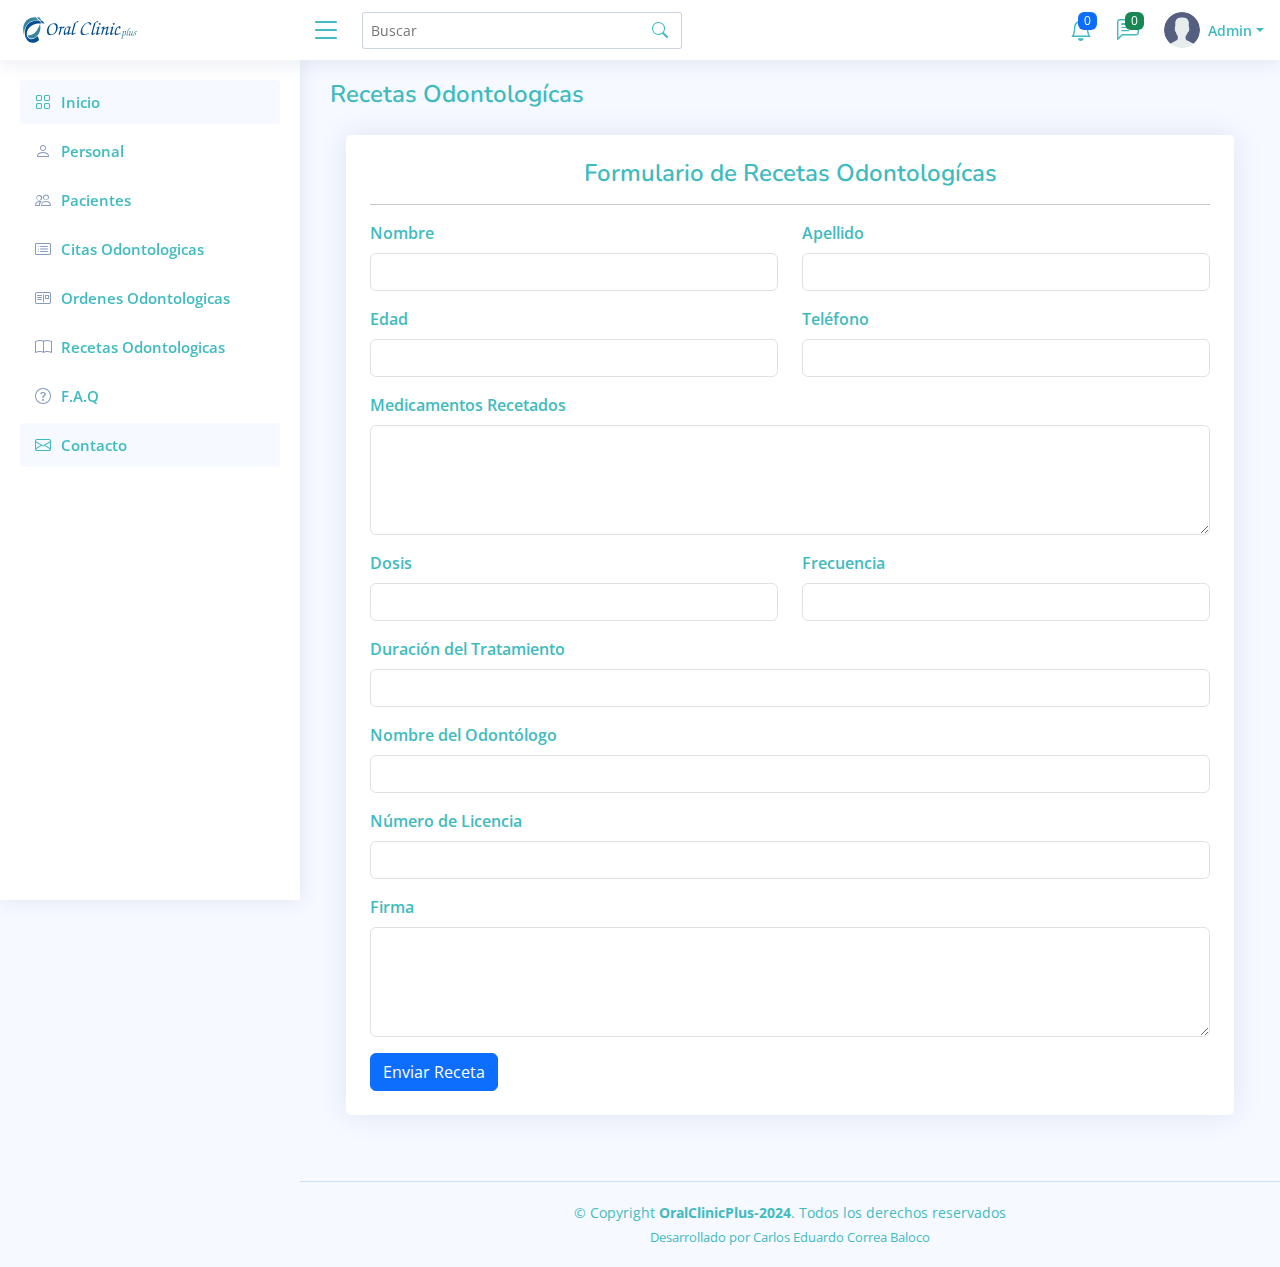
<file: Recetas.html>
<!DOCTYPE html>
<html lang="es">

<head>
  <meta charset="utf-8">
  <meta content="width=device-width, initial-scale=1.0" name="viewport">

  <title>Recetas Odontologícas</title>
  <meta content="" name="description">
  <meta content="" name="keywords">

  <!-- Favicons -->
  <link rel="shortcut icon" href="assets/img/favoicon.png" type="image/x-icon">

  <!-- Google Fonts -->
  <link href="https://fonts.gstatic.com" rel="preconnect">
  <link href="https://fonts.googleapis.com/css?family=Open+Sans:300,300i,400,400i,600,600i,700,700i|Nunito:300,300i,400,400i,600,600i,700,700i|Poppins:300,300i,400,400i,500,500i,600,600i,700,700i" rel="stylesheet">

  <!-- Vendor CSS Files -->
  <link href="assets/vendor/bootstrap/css/bootstrap.min.css" rel="stylesheet">
  <link href="assets/vendor/bootstrap-icons/bootstrap-icons.css" rel="stylesheet">
  <link href="assets/vendor/boxicons/css/boxicons.min.css" rel="stylesheet">
  <link href="assets/vendor/quill/quill.snow.css" rel="stylesheet">
  <link href="assets/vendor/quill/quill.bubble.css" rel="stylesheet">
  <link href="assets/vendor/remixicon/remixicon.css" rel="stylesheet">
  <link href="assets/vendor/simple-datatables/style.css" rel="stylesheet">

  <!-- Template Main CSS File -->
  <link href="assets/css/style.css" rel="stylesheet">

  <!-- =======================================================
  * Template Name: NiceAdmin
  * Template URL: https://bootstrapmade.com/nice-admin-bootstrap-admin-html-template/
  * Updated: Apr 20 2024 with Bootstrap v5.3.3
  * Author: BootstrapMade.com
  * License: https://bootstrapmade.com/license/
  ======================================================== -->
</head>

<body>

  <header id="header" class="header fixed-top d-flex align-items-center">
    <div class="d-flex align-items-center justify-content-between">
      <a href="dashboard.html" class="logo d-flex align-items-center">
        <img src="assets/img/logo-Oral-Clinic-Plus.svg" alt="">
      </a>
      <i class="bi bi-list toggle-sidebar-btn"></i>
    </div><!-- End Logo -->

    <div class="search-bar">
      <form class="search-form d-flex align-items-center" method="POST" action="#">
        <input type="text" name="query" placeholder="Buscar" title="Introduce palabra clave de búsqueda">
        <button type="submit" title="Buscar"><i class="bi bi-search"></i></button>
      </form>
    </div>    

    <nav class="header-nav ms-auto">
      <ul class="d-flex align-items-center">
        <li class="nav-item d-block d-lg-none">
          <a class="nav-link nav-icon search-bar-toggle " href="#">
            <i class="bi bi-search"></i>
          </a>
        </li><!-- End Search Icon-->

        <li class="nav-item dropdown">

          <a class="nav-link nav-icon" href="#" data-bs-toggle="dropdown">
            <i class="bi bi-bell"></i>
            <span class="badge bg-primary badge-number">0</span>
          </a><!-- End Notification Icon -->

          <ul class="dropdown-menu dropdown-menu-end dropdown-menu-arrow notifications">
            <li class="dropdown-header">
              No hay notificaciones
            </li>
            <li>
              <hr class="dropdown-divider">
            </li>
          </ul>
        </li><!-- End Notification Nav -->

        <li class="nav-item dropdown">
          <a class="nav-link nav-icon" href="#" data-bs-toggle="dropdown">
            <i class="bi bi-chat-left-text"></i>
            <span class="badge bg-success badge-number">0</span>
          </a><!-- End Messages Icon -->
          <ul class="dropdown-menu dropdown-menu-end dropdown-menu-arrow messages">
            <li class="dropdown-header">
              No hay mensajes
            </li>
            <li>
              <hr class="dropdown-divider">
            </li>
          </ul><!-- End Messages Dropdown Items -->

        </li><!-- End Messages Nav -->

        <li class="nav-item dropdown pe-3">

          <a class="nav-link nav-profile d-flex align-items-center pe-0" href="#" data-bs-toggle="dropdown">
            <img src="assets/img/usuario.png" alt="Profile" class="rounded-circle">
            <span class="d-none d-md-block dropdown-toggle ps-2">Admin</span>
          </a><!-- End Profile Iamge Icon -->

          <ul class="dropdown-menu dropdown-menu-end dropdown-menu-arrow profile">
            <li class="dropdown-header">
              <h6>Admin</h6>
              <span>Administrador</span>
            </li>
            <li>
              <hr class="dropdown-divider">
            </li>
            <li>
              <a class="dropdown-item d-flex align-items-center" href="usuario.html">
                <i class="bi bi-person"></i>
                <span>Mi Perfil</span>
              </a>
            </li>
            <li>
              <hr class="dropdown-divider">
            </li>
            <li>
              <a class="dropdown-item d-flex align-items-center" href="usuario.html">
                <i class="bi bi-gear"></i>
                <span>Configuración de la Cuenta</span>
              </a>
            </li>
            <li>
              <hr class="dropdown-divider">
            </li>
            <li>
              <hr class="dropdown-divider">
            </li>
            <li>
              <a class="dropdown-item d-flex align-items-center" href="iniciar_sesion.html">
                <i class="bi bi-box-arrow-right"></i>
                <span>Cerrar Sesión</span>
              </a>
            </li>
          </ul><!-- End Profile Dropdown Items -->
        </li><!-- End Profile Nav -->
      </ul>
    </nav><!-- End Icons Navigation -->
  </header>
  <!-- End Header -->

  <!-- ======= Sidebar ======= -->
  <aside id="sidebar" class="sidebar">

    <ul class="sidebar-nav" id="sidebar-nav">

      <li class="nav-item">
        <a class="nav-link " href="dashboard.html">
          <i class="bi bi-grid"></i>
          <span>Inicio</span>
        </a>
      </li><!-- End Dashboard Nav -->

      <li class="nav-item">
        <a class="nav-link collapsed" href="Personal-medico.html">
          <i class="bi bi-person"></i>
          <span>Personal</span>
        </a>
      </li>
      <li class="nav-item">
        <a class="nav-link collapsed" href="Pacientes.html">
          <i class="bi bi-people"></i>
          <span>Pacientes</span>
        </a>
      </li>
      <li class="nav-item">
        <a class="nav-link collapsed" href="Citas.html">
          <i class="bi bi-card-list"></i>
          <span>Citas Odontologicas</span>
        </a>
      </li>

      <li class="nav-item">
        <a class="nav-link collapsed" href="Ordenes.html">
          <i class="bi bi-postcard"></i>
          <span>Ordenes Odontologicas</span>
        </a>
      </li>
      <li class="nav-item">
        <a class="nav-link collapsed" href="Recetas.html">
          <i class="bi bi-book"></i>
          <span>Recetas Odontologicas</span>
        </a>
      </li>
      <li class="nav-item">
        <a class="nav-link collapsed" href="Preguntas.html">
          <i class="bi bi-question-circle"></i>
          <span>F.A.Q</span>
        </a>
      </li>
      <li class="nav-item">
        <a class="nav-link " href="Contacto.html">
          <i class="bi bi-envelope"></i>
          <span>Contacto</span>
        </a>
      </li>
    </ul>

  </aside><!-- End Sidebar-->
 <main id="main" class="main">
    <div class="pagetitle">
        <h1>Recetas Odontologícas</h1>
    </div>
    <section class="section profile">
        <div class="main-content p-3">
            <div class="card card-custom border-0 p-2">     
                <div class="profile-edit p-3">
                    <div class="pagetitle text-center">
                        <h1>Formulario de Recetas Odontologícas</h1>
                        <hr>
                    </div>
                    <form>
                           <!-- Información del Paciente -->
                        <div class="row mb-3">
                            <div class="col-md-6">
                                <label for="nombrePaciente" class="form-label">Nombre</label>
                                <input type="text" class="form-control" id="nombrePaciente" required>
                            </div>
                            <div class="col-md-6">
                                <label for="apellidoPaciente" class="form-label">Apellido</label>
                                <input type="text" class="form-control" id="apellidoPaciente" required>
                            </div>
                        </div>
                        <div class="row mb-3">
                            <div class="col-md-6">
                                <label for="edadPaciente" class="form-label">Edad</label>
                                <input type="number" class="form-control" id="edadPaciente" required>
                            </div>
                            <div class="col-md-6">
                                <label for="telefonoPaciente" class="form-label">Teléfono</label>
                                <input type="tel" class="form-control" id="telefonoPaciente" required>
                            </div>
                        </div>

                        <!-- Detalles de los Medicamentos Recetados -->
                        <div class="mb-3">
                            <label for="medicamentos" class="form-label">Medicamentos Recetados</label>
                            <textarea class="form-control" id="medicamentos" rows="4" required></textarea>
                        </div>
                        <div class="row mb-3">
                            <div class="col-md-6">
                                <label for="dosis" class="form-label">Dosis</label>
                                <input type="text" class="form-control" id="dosis" required>
                            </div>
                            <div class="col-md-6">
                                <label for="frecuencia" class="form-label">Frecuencia</label>
                                <input type="text" class="form-control" id="frecuencia" required>
                            </div>
                        </div>
                        <div class="mb-3">
                            <label for="duracion" class="form-label">Duración del Tratamiento</label>
                            <input type="text" class="form-control" id="duracion" required>
                        </div>

                        <!-- Información del Odontólogo -->
                        <div class="mb-3">
                            <label for="nombreOdontologo" class="form-label">Nombre del Odontólogo</label>
                            <input type="text" class="form-control" id="nombreOdontologo" required>
                        </div>
                        <div class="mb-3">
                            <label for="numeroLicenciaOdontologo" class="form-label">Número de Licencia</label>
                            <input type="text" class="form-control" id="numeroLicenciaOdontologo" required>
                        </div>
                        <div class="mb-3">
                            <label for="firmaOdontologo" class="form-label">Firma</label>
                            <textarea class="form-control" id="medicamentos" rows="4" required></textarea>
                        </div>

                        <!-- Botón de Enviar -->
                        <div class="">
                          <button type="submit" class="btn btn-primary">Enviar Receta</button>
                      </div>
                    </form>
                </div>
            </div>
        </div>
    </section>
    </div>
  </main>
  <!-- End #main -->

  <!-- ======= Footer ======= -->
  <footer id="footer" class="footer">
    <div class="copyright">
      &copy; Copyright <strong><span> OralClinicPlus-2024</span></strong>. Todos los derechos reservados
    </div>
    <div class="credits">
      <!-- All the links in the footer should remain intact. -->
      <!-- You can delete the links only if you purchased the pro version. -->
      <!-- Licensing information: https://bootstrapmade.com/license/ -->
      <!-- Purchase the pro version with working PHP/AJAX contact form: https://bootstrapmade.com/nice-admin-bootstrap-admin-html-template/ -->
      Desarrollado por <a href="">Carlos Eduardo Correa Baloco</a>
    </div>
  </footer><!-- End Footer -->

  <a href="#" class="back-to-top d-flex align-items-center justify-content-center"><i class="bi bi-arrow-up-short"></i></a>

  <!-- Vendor JS Files -->
  <script src="assets/vendor/apexcharts/apexcharts.min.js"></script>
  <script src="assets/vendor/bootstrap/js/bootstrap.bundle.min.js"></script>
  <script src="assets/vendor/chart.js/chart.umd.js"></script>
  <script src="assets/vendor/echarts/echarts.min.js"></script>
  <script src="assets/vendor/quill/quill.js"></script>
  <script src="assets/vendor/simple-datatables/simple-datatables.js"></script>
  <script src="assets/vendor/tinymce/tinymce.min.js"></script>
  <script src="assets/vendor/php-email-form/validate.js"></script>

  <!-- Template Main JS File -->
  <script src="assets/js/main.js"></script>

</body>

</html>
</file>
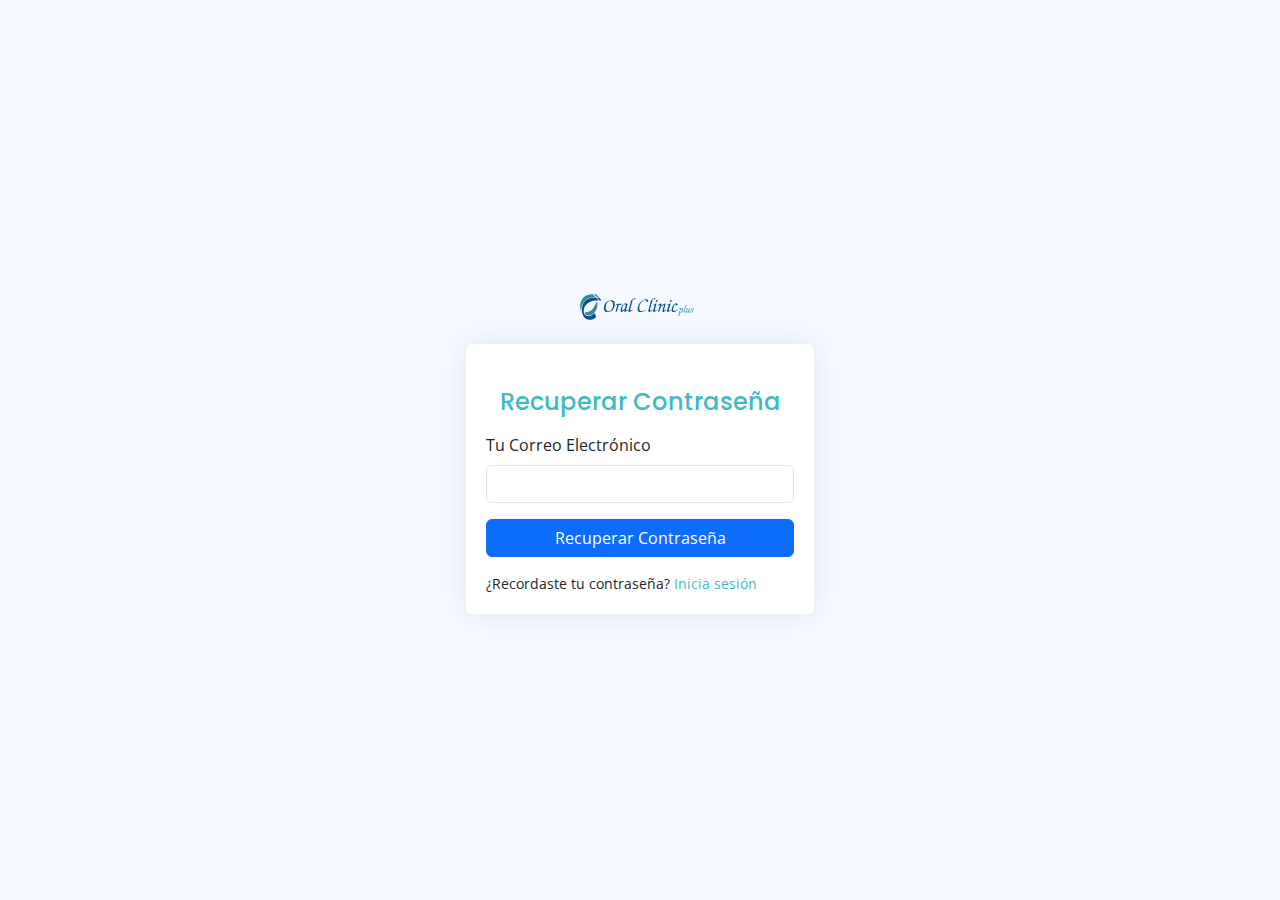
<file: recuperar_contraseña.html>
<!DOCTYPE html>
<html lang="en">

<head>
  <meta charset="utf-8">
  <meta content="width=device-width, initial-scale=1.0" name="viewport">

  <title>Iniciar sesión</title>
  <meta content="" name="description">
  <meta content="" name="keywords">

  <!-- Favicons -->
 <link rel="shortcut icon" href="assets/img/favoicon.png" type="image/x-icon">

  <!-- Google Fonts -->
  <link href="https://fonts.gstatic.com" rel="preconnect">
  <link href="https://fonts.googleapis.com/css?family=Open+Sans:300,300i,400,400i,600,600i,700,700i|Nunito:300,300i,400,400i,600,600i,700,700i|Poppins:300,300i,400,400i,500,500i,600,600i,700,700i" rel="stylesheet">

  <!-- Vendor CSS Files -->
  <link href="assets/vendor/bootstrap/css/bootstrap.min.css" rel="stylesheet">
  <link href="assets/vendor/bootstrap-icons/bootstrap-icons.css" rel="stylesheet">
  <link href="assets/vendor/boxicons/css/boxicons.min.css" rel="stylesheet">
  <link href="assets/vendor/quill/quill.snow.css" rel="stylesheet">
  <link href="assets/vendor/quill/quill.bubble.css" rel="stylesheet">
  <link href="assets/vendor/remixicon/remixicon.css" rel="stylesheet">
  <link href="assets/vendor/simple-datatables/style.css" rel="stylesheet">

  <!-- Template Main CSS File -->
  <link href="assets/css/style.css" rel="stylesheet">

  <!-- =======================================================
  * Template Name: NiceAdmin
  * Template URL: https://bootstrapmade.com/nice-admin-bootstrap-admin-html-template/
  * Updated: Apr 20 2024 with Bootstrap v5.3.3
  * Author: BootstrapMade.com
  * License: https://bootstrapmade.com/license/
  ======================================================== -->
</head>

<body>

  <main>
    <div class="container">

      <section class="section register min-vh-100 d-flex flex-column align-items-center justify-content-center py-4">
        <div class="container">
          <div class="row justify-content-center">
            <div class="col-lg-4 col-md-6 d-flex flex-column align-items-center justify-content-center">
              <div class="d-flex justify-content-center py-4">
                <a href="index.html" class="logo d-flex align-items-center w-auto">
                  <img src="assets/img/logo-Oral-Clinic-Plus.svg" alt="">
                </a>
              </div><!-- End Logo -->
              <div class="card mb-3">
                <div class="card-body">
                    <div class="pt-4 pb-2">
                        <h5 class="card-title text-center pb-0 fs-4">Recuperar Contraseña</h5>
                    </div>
                      <form class="row g-3 needs-validation" novalidate>
                        <div class="col-12">
                          <label for="yourEmail" class="form-label">Tu Correo Electrónico</label>
                          <input type="email" name="email" class="form-control" id="yourEmail" required>
                          <div class="invalid-feedback">¡Por favor, introduce una dirección de correo electrónico válida!</div>
                        </div>
                      
                        <div class="col-12">
                          <button class="btn btn-primary w-100" type="submit">Recuperar Contraseña</button>
                        </div>
                      
                        <div class="col-12">
                          <p class="small mb-0">¿Recordaste tu contraseña? <a href="iniciar_sesion.html">Inicia sesión</a></p>
                        </div>
                      </form>
                </div>
              </div>
            </div>
          </div>
        </div>

      </section>

    </div>
  </main><!-- End #main -->

  <a href="#" class="back-to-top d-flex align-items-center justify-content-center"><i class="bi bi-arrow-up-short"></i></a>

  <!-- Vendor JS Files -->
  <script src="assets/vendor/apexcharts/apexcharts.min.js"></script>
  <script src="assets/vendor/bootstrap/js/bootstrap.bundle.min.js"></script>
  <script src="assets/vendor/chart.js/chart.umd.js"></script>
  <script src="assets/vendor/echarts/echarts.min.js"></script>
  <script src="assets/vendor/quill/quill.js"></script>
  <script src="assets/vendor/simple-datatables/simple-datatables.js"></script>
  <script src="assets/vendor/tinymce/tinymce.min.js"></script>
  <script src="assets/vendor/php-email-form/validate.js"></script>

  <!-- Template Main JS File -->
  <script src="assets/js/main.js"></script>

</body>

</html>
</file>
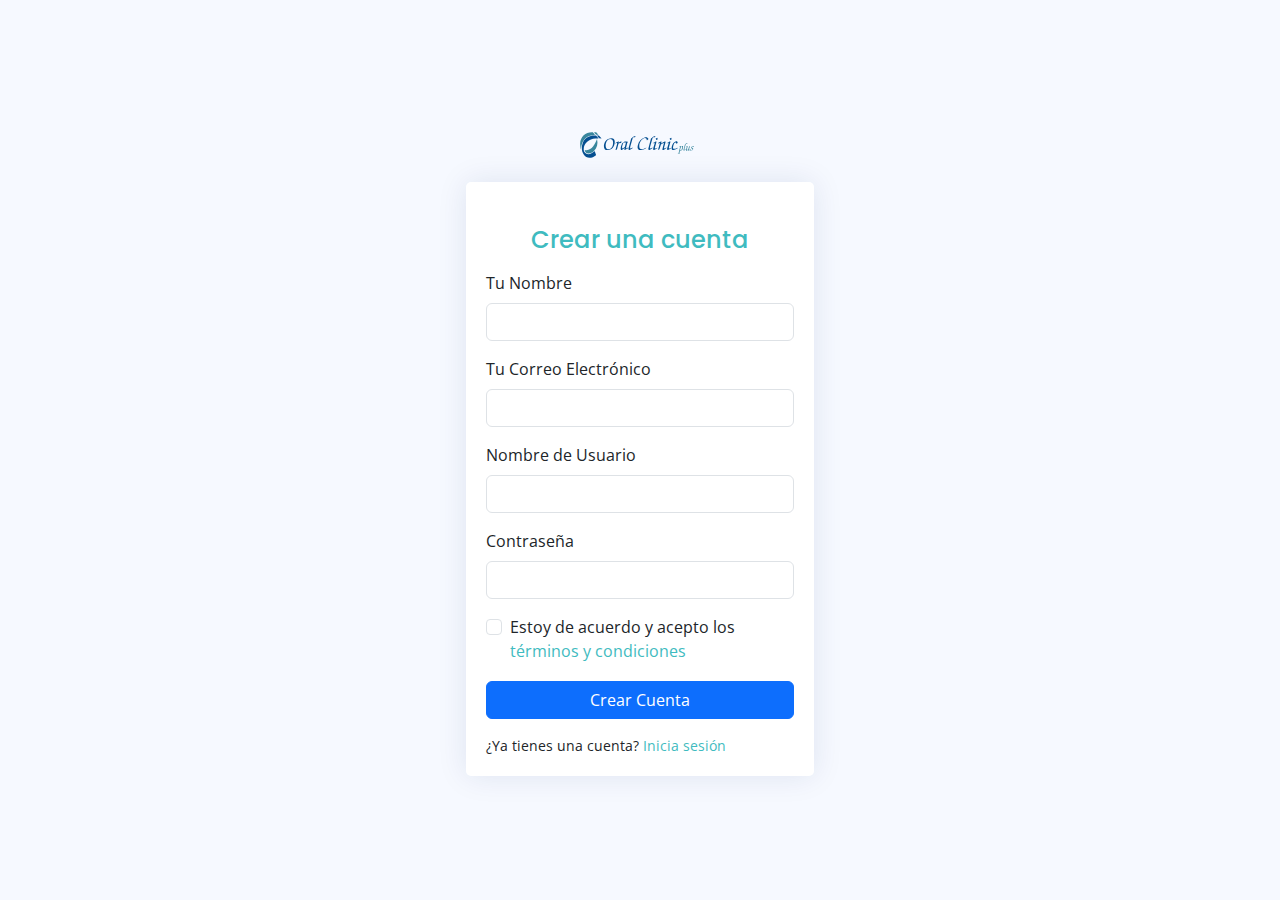
<file: Registro.html>
<!DOCTYPE html>
<html lang="en">

<head>
  <meta charset="utf-8">
  <meta content="width=device-width, initial-scale=1.0" name="viewport">

  <title>Registrarse</title>
  <meta content="" name="description">
  <meta content="" name="keywords">

  <!-- Favicons -->
  <link rel="shortcut icon" href="assets/img/favoicon.png" type="image/x-icon">

  <!-- Google Fonts -->
  <link href="https://fonts.gstatic.com" rel="preconnect">
  <link href="https://fonts.googleapis.com/css?family=Open+Sans:300,300i,400,400i,600,600i,700,700i|Nunito:300,300i,400,400i,600,600i,700,700i|Poppins:300,300i,400,400i,500,500i,600,600i,700,700i" rel="stylesheet">

  <!-- Vendor CSS Files -->
  <link href="assets/vendor/bootstrap/css/bootstrap.min.css" rel="stylesheet">
  <link href="assets/vendor/bootstrap-icons/bootstrap-icons.css" rel="stylesheet">
  <link href="assets/vendor/boxicons/css/boxicons.min.css" rel="stylesheet">
  <link href="assets/vendor/quill/quill.snow.css" rel="stylesheet">
  <link href="assets/vendor/quill/quill.bubble.css" rel="stylesheet">
  <link href="assets/vendor/remixicon/remixicon.css" rel="stylesheet">
  <link href="assets/vendor/simple-datatables/style.css" rel="stylesheet">

  <!-- Template Main CSS File -->
  <link href="assets/css/style.css" rel="stylesheet">

  <!-- =======================================================
  * Template Name: NiceAdmin
  * Template URL: https://bootstrapmade.com/nice-admin-bootstrap-admin-html-template/
  * Updated: Apr 20 2024 with Bootstrap v5.3.3
  * Author: BootstrapMade.com
  * License: https://bootstrapmade.com/license/
  ======================================================== -->
</head>

<body>

  <main>
    <div class="container">

      <section class="section register min-vh-100 d-flex flex-column align-items-center justify-content-center py-4">
        <div class="container">
          <div class="row justify-content-center">
            <div class="col-lg-4 col-md-6 d-flex flex-column align-items-center justify-content-center">
              <div class="d-flex justify-content-center py-4">
                <a href="index.html" class="logo d-flex align-items-center w-auto">
                  <img src="assets/img/logo-Oral-Clinic-Plus.svg" alt="">
                </a>
              </div><!-- End Logo -->
              <div class="card mb-3">
                <div class="card-body">
                  <div class="pt-4 pb-2">
                    <h5 class="card-title text-center pb-0 fs-4">Crear una cuenta</h5>
                  </div>                  
                  <form class="row g-3 needs-validation" novalidate>
                    <div class="col-12">
                      <label for="yourName" class="form-label">Tu Nombre</label>
                      <input type="text" name="name" class="form-control" id="yourName" required>
                      <div class="invalid-feedback">¡Por favor, introduce tu nombre!</div>
                    </div>
                  
                    <div class="col-12">
                      <label for="yourEmail" class="form-label">Tu Correo Electrónico</label>
                      <input type="email" name="email" class="form-control" id="yourEmail" required>
                      <div class="invalid-feedback">¡Por favor, introduce una dirección de correo electrónico válida!</div>
                    </div>
                  
                    <div class="col-12">
                      <label for="yourUsername" class="form-label">Nombre de Usuario</label>
                      <div class="input-group has-validation">
                        <input type="text" name="username" class="form-control" id="yourUsername" required>
                        <div class="invalid-feedback">Por favor, elige un nombre de usuario.</div>
                      </div>
                    </div>
                  
                    <div class="col-12">
                      <label for="yourPassword" class="form-label">Contraseña</label>
                      <input type="password" name="password" class="form-control" id="yourPassword" required>
                      <div class="invalid-feedback">¡Por favor, introduce tu contraseña!</div>
                    </div>
                  
                    <div class="col-12">
                      <div class="form-check">
                        <input class="form-check-input" name="terms" type="checkbox" value="" id="acceptTerms" required>
                        <label class="form-check-label" for="acceptTerms">Estoy de acuerdo y acepto los <a href="#">términos y condiciones</a></label>
                        <div class="invalid-feedback">Debes aceptar antes de enviar.</div>
                      </div>
                    </div>
                  
                    <div class="col-12">
                      <button class="btn btn-primary w-100" type="submit">Crear Cuenta</button>
                    </div>
                  
                    <div class="col-12">
                      <p class="small mb-0">¿Ya tienes una cuenta? <a href="iniciar_sesion.html">Inicia sesión</a></p>
                    </div>
                  </form>
                </div>
              </div>
            </div>
          </div>
        </div>
      </section>
    </div>
  </main><!-- End #main -->
  <a href="#" class="back-to-top d-flex align-items-center justify-content-center"><i class="bi bi-arrow-up-short"></i></a>
  <!-- Vendor JS Files -->
  <script src="assets/vendor/apexcharts/apexcharts.min.js"></script>
  <script src="assets/vendor/bootstrap/js/bootstrap.bundle.min.js"></script>
  <script src="assets/vendor/chart.js/chart.umd.js"></script>
  <script src="assets/vendor/echarts/echarts.min.js"></script>
  <script src="assets/vendor/quill/quill.js"></script>
  <script src="assets/vendor/simple-datatables/simple-datatables.js"></script>
  <script src="assets/vendor/tinymce/tinymce.min.js"></script>
  <script src="assets/vendor/php-email-form/validate.js"></script>

  <!-- Template Main JS File -->
  <script src="assets/js/main.js"></script>

</body>

</html>
</file>
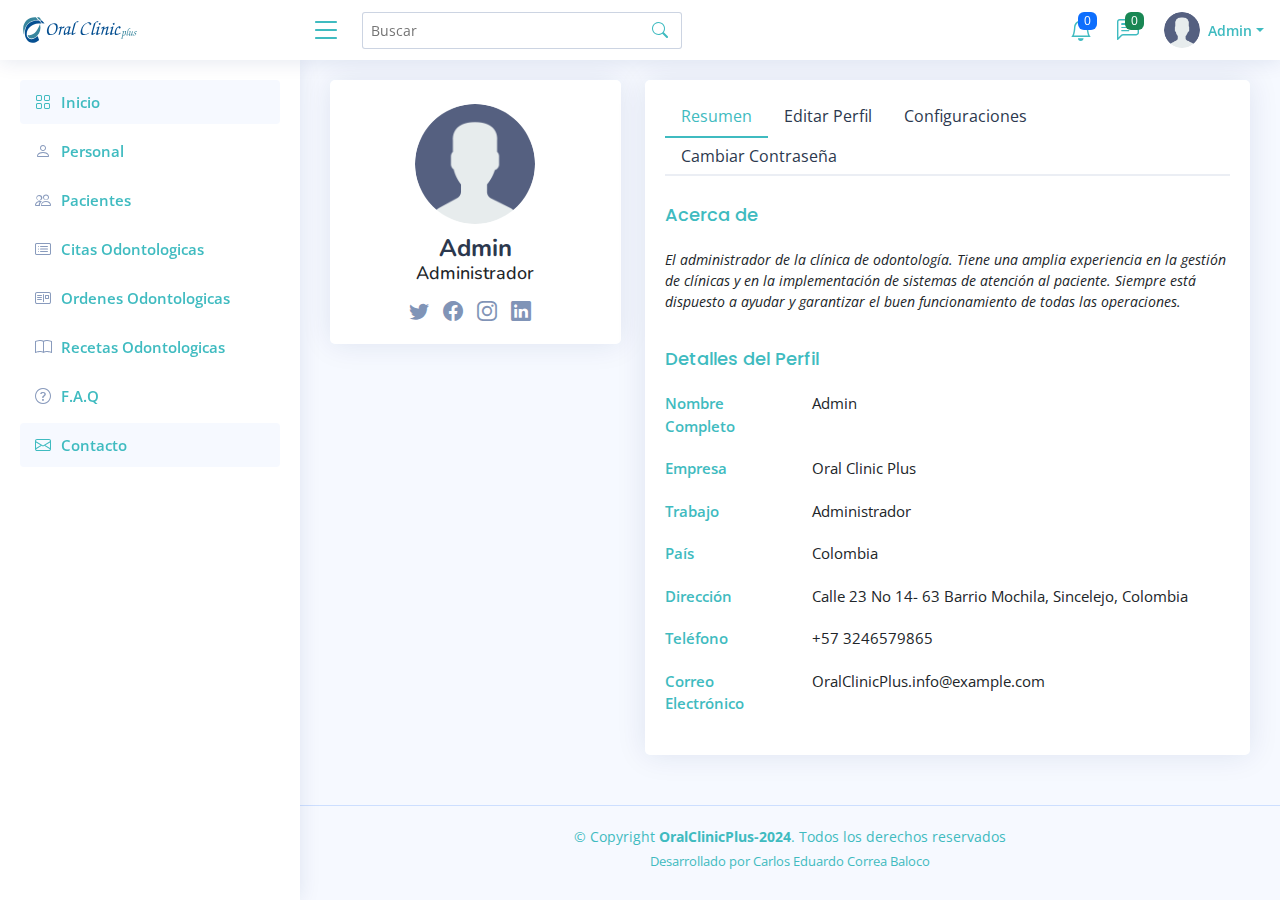
<file: usuario.html>
<!DOCTYPE html>
<html lang="en">

<head>
  <meta charset="utf-8">
  <meta content="width=device-width, initial-scale=1.0" name="viewport">

  <title>Usuario</title>
  <meta content="" name="description">
  <meta content="" name="keywords">

  <!-- Favicons -->
  <link rel="shortcut icon" href="assets/img/favoicon.png" type="image/x-icon">

  <!-- Google Fonts -->
  <link href="https://fonts.gstatic.com" rel="preconnect">
  <link href="https://fonts.googleapis.com/css?family=Open+Sans:300,300i,400,400i,600,600i,700,700i|Nunito:300,300i,400,400i,600,600i,700,700i|Poppins:300,300i,400,400i,500,500i,600,600i,700,700i" rel="stylesheet">

  <!-- Vendor CSS Files -->
  <link href="assets/vendor/bootstrap/css/bootstrap.min.css" rel="stylesheet">
  <link href="assets/vendor/bootstrap-icons/bootstrap-icons.css" rel="stylesheet">
  <link href="assets/vendor/boxicons/css/boxicons.min.css" rel="stylesheet">
  <link href="assets/vendor/quill/quill.snow.css" rel="stylesheet">
  <link href="assets/vendor/quill/quill.bubble.css" rel="stylesheet">
  <link href="assets/vendor/remixicon/remixicon.css" rel="stylesheet">
  <link href="assets/vendor/simple-datatables/style.css" rel="stylesheet">

  <!-- Template Main CSS File -->
  <link href="assets/css/style.css" rel="stylesheet">

  <!-- =======================================================
  * Template Name: NiceAdmin
  * Template URL: https://bootstrapmade.com/nice-admin-bootstrap-admin-html-template/
  * Updated: Apr 20 2024 with Bootstrap v5.3.3
  * Author: BootstrapMade.com
  * License: https://bootstrapmade.com/license/
  ======================================================== -->
</head>

<body>
  <header id="header" class="header fixed-top d-flex align-items-center">
    <div class="d-flex align-items-center justify-content-between">
      <a href="dashboard.html" class="logo d-flex align-items-center">
        <img src="assets/img/logo-Oral-Clinic-Plus.svg" alt="">
      </a>
      <i class="bi bi-list toggle-sidebar-btn"></i>
    </div><!-- End Logo -->

    <div class="search-bar">
      <form class="search-form d-flex align-items-center" method="POST" action="#">
        <input type="text" name="query" placeholder="Buscar" title="Introduce palabra clave de búsqueda">
        <button type="submit" title="Buscar"><i class="bi bi-search"></i></button>
      </form>
    </div>    

    <nav class="header-nav ms-auto">
      <ul class="d-flex align-items-center">
        <li class="nav-item d-block d-lg-none">
          <a class="nav-link nav-icon search-bar-toggle " href="#">
            <i class="bi bi-search"></i>
          </a>
        </li><!-- End Search Icon-->

        <li class="nav-item dropdown">

          <a class="nav-link nav-icon" href="#" data-bs-toggle="dropdown">
            <i class="bi bi-bell"></i>
            <span class="badge bg-primary badge-number">0</span>
          </a><!-- End Notification Icon -->

          <ul class="dropdown-menu dropdown-menu-end dropdown-menu-arrow notifications">
            <li class="dropdown-header">
              No hay notificaciones
            </li>
            <li>
              <hr class="dropdown-divider">
            </li>
          </ul>
        </li><!-- End Notification Nav -->

        <li class="nav-item dropdown">
          <a class="nav-link nav-icon" href="#" data-bs-toggle="dropdown">
            <i class="bi bi-chat-left-text"></i>
            <span class="badge bg-success badge-number">0</span>
          </a><!-- End Messages Icon -->
          <ul class="dropdown-menu dropdown-menu-end dropdown-menu-arrow messages">
            <li class="dropdown-header">
              No hay mensajes
            </li>
            <li>
              <hr class="dropdown-divider">
            </li>
          </ul><!-- End Messages Dropdown Items -->

        </li><!-- End Messages Nav -->

        <li class="nav-item dropdown pe-3">

          <a class="nav-link nav-profile d-flex align-items-center pe-0" href="#" data-bs-toggle="dropdown">
            <img src="assets/img/usuario.png" alt="Profile" class="rounded-circle">
            <span class="d-none d-md-block dropdown-toggle ps-2">Admin</span>
          </a><!-- End Profile Iamge Icon -->

          <ul class="dropdown-menu dropdown-menu-end dropdown-menu-arrow profile">
            <li class="dropdown-header">
              <h6>Admin</h6>
              <span>Administrador</span>
            </li>
            <li>
              <hr class="dropdown-divider">
            </li>
            <li>
              <a class="dropdown-item d-flex align-items-center" href="usuario.html">
                <i class="bi bi-person"></i>
                <span>Mi Perfil</span>
              </a>
            </li>
            <li>
              <hr class="dropdown-divider">
            </li>
            <li>
              <a class="dropdown-item d-flex align-items-center" href="usuario.html">
                <i class="bi bi-gear"></i>
                <span>Configuración de la Cuenta</span>
              </a>
            </li>
            <li>
              <hr class="dropdown-divider">
            </li>
            <li>
              <hr class="dropdown-divider">
            </li>
            <li>
              <a class="dropdown-item d-flex align-items-center" href="iniciar_sesion.html">
                <i class="bi bi-box-arrow-right"></i>
                <span>Cerrar Sesión</span>
              </a>
            </li>
          </ul><!-- End Profile Dropdown Items -->
        </li><!-- End Profile Nav -->
      </ul>
    </nav><!-- End Icons Navigation -->
  </header>
  <!-- End Header -->

  <!-- ======= Sidebar ======= -->
  <aside id="sidebar" class="sidebar">

    <ul class="sidebar-nav" id="sidebar-nav">

      <li class="nav-item">
        <a class="nav-link " href="dashboard.html">
          <i class="bi bi-grid"></i>
          <span>Inicio</span>
        </a>
      </li><!-- End Dashboard Nav -->

      <li class="nav-item">
        <a class="nav-link collapsed" href="Personal-medico.html">
          <i class="bi bi-person"></i>
          <span>Personal</span>
        </a>
      </li><!-- End Profile Page Nav -->

      <li class="nav-item">
        <a class="nav-link collapsed" href="Pacientes.html">
          <i class="bi bi-people"></i>
          <span>Pacientes</span>
        </a>
      </li><!-- End F.A.Q Page Nav -->

      <li class="nav-item">
        <a class="nav-link collapsed" href="Citas.html">
          <i class="bi bi-card-list"></i>
          <span>Citas Odontologicas</span>
        </a>
      </li>

      <li class="nav-item">
        <a class="nav-link collapsed" href="Ordenes.html">
          <i class="bi bi-postcard"></i>
          <span>Ordenes Odontologicas</span>
        </a>
      </li>
      <li class="nav-item">
        <a class="nav-link collapsed" href="Recetas.html">
          <i class="bi bi-book"></i>
          <span>Recetas Odontologicas</span>
        </a>
      </li>
      <li class="nav-item">
        <a class="nav-link collapsed" href="Preguntas.html">
          <i class="bi bi-question-circle"></i>
          <span>F.A.Q</span>
        </a>
      </li>
      <li class="nav-item">
        <a class="nav-link " href="Contacto.html">
          <i class="bi bi-envelope"></i>
          <span>Contacto</span>
        </a>
      </li>
    </ul>

  </aside><!-- End Sidebar-->

  <main id="main" class="main">
    <!-- End Page Title -->
    <section class="section profile">
      <div class="row">
        <div class="col-xl-4">
          <div class="card">
            <div class="card-body profile-card pt-4 d-flex flex-column align-items-center">
              <img src="assets/img/usuario.png" alt="Profile" class="rounded-circle">
              <h2>Admin</h2>
              <h3>Administrador</h3>
              <div class="social-links mt-2">
                <a href="#" class="twitter"><i class="bi bi-twitter"></i></a>
                <a href="#" class="facebook"><i class="bi bi-facebook"></i></a>
                <a href="#" class="instagram"><i class="bi bi-instagram"></i></a>
                <a href="#" class="linkedin"><i class="bi bi-linkedin"></i></a>
              </div>
            </div>
          </div>
        </div>
        <div class="col-xl-8">

          <div class="card">
            <div class="card-body pt-3">
              <!-- Bordered Tabs -->
              <ul class="nav nav-tabs nav-tabs-bordered">

                <li class="nav-item">
                    <button class="nav-link active" data-bs-toggle="tab" data-bs-target="#profile-overview">Resumen</button>
                </li>
            
                <li class="nav-item">
                    <button class="nav-link" data-bs-toggle="tab" data-bs-target="#profile-edit">Editar Perfil</button>
                </li>
            
                <li class="nav-item">
                    <button class="nav-link" data-bs-toggle="tab" data-bs-target="#profile-settings">Configuraciones</button>
                </li>
            
                <li class="nav-item">
                    <button class="nav-link" data-bs-toggle="tab" data-bs-target="#profile-change-password">Cambiar Contraseña</button>
                </li>
            </ul>
            
              <div class="tab-content pt-2">
                <div class="tab-pane fade show active profile-overview" id="profile-overview">
                    <h5 class="card-title">Acerca de</h5>
                    <p class="small fst-italic">El administrador de la clínica de odontología. Tiene una amplia experiencia en la gestión de clínicas y en la implementación de sistemas de atención al paciente. Siempre está dispuesto a ayudar y garantizar el buen funcionamiento de todas las operaciones.</p>
                     <h5 class="card-title">Detalles del Perfil</h5>
                     
                  <div class="row">
                      <div class="col-lg-3 col-md-4 label">Nombre Completo</div>
                      <div class="col-lg-9 col-md-8">Admin</div>
                  </div>
              
                  <div class="row">
                      <div class="col-lg-3 col-md-4 label">Empresa</div>
                      <div class="col-lg-9 col-md-8">Oral Clinic Plus</div>
                  </div>
              
                  <div class="row">
                      <div class="col-lg-3 col-md-4 label">Trabajo</div>
                      <div class="col-lg-9 col-md-8">Administrador</div>
                  </div>
              
                  <div class="row">
                      <div class="col-lg-3 col-md-4 label">País</div>
                      <div class="col-lg-9 col-md-8">Colombia</div>
                  </div>
              
                  <div class="row">
                      <div class="col-lg-3 col-md-4 label">Dirección</div>
                      <div class="col-lg-9 col-md-8">Calle 23 No 14- 63 Barrio Mochila, Sincelejo, Colombia</div>
                  </div>
              
                  <div class="row">
                      <div class="col-lg-3 col-md-4 label">Teléfono</div>
                      <div class="col-lg-9 col-md-8">+57 3246579865</div>
                  </div>
              
                  <div class="row">
                      <div class="col-lg-3 col-md-4 label">Correo Electrónico</div>
                      <div class="col-lg-9 col-md-8">OralClinicPlus.info@example.com</div>
                  </div>
              
              </div>
                <div class="tab-pane fade profile-edit pt-3" id="profile-edit">
                  <!-- Profile Edit Form -->
                  <form>
                    <div class="row mb-3">
                        <label for="profileImage" class="col-md-4 col-lg-3 col-form-label">Imagen de Perfil</label>
                        <div class="col-md-8 col-lg-9">
                            <img src="assets/img/usuario.png" alt="Profile">
                            <div class="pt-2">
                                <a href="#" class="btn btn-primary btn-sm" title="Subir nueva imagen de perfil"><i class="bi bi-upload"></i></a>
                                <a href="#" class="btn btn-danger btn-sm" title="Eliminar mi imagen de perfil"><i class="bi bi-trash"></i></a>
                            </div>
                        </div>
                    </div>
                
                    <div class="row mb-3">
                        <label for="fullName" class="col-md-4 col-lg-3 col-form-label">Nombre Completo</label>
                        <div class="col-md-8 col-lg-9">
                            <input name="fullName" type="text" class="form-control" id="fullName" value="">
                        </div>
                    </div>
                
                    <div class="row mb-3">
                        <label for="about" class="col-md-4 col-lg-3 col-form-label">Acerca de</label>
                        <div class="col-md-8 col-lg-9">
                            <textarea name="about" class="form-control" id="about" style="height: 100px"></textarea>
                        </div>
                    </div>
                
                    <div class="row mb-3">
                        <label for="company" class="col-md-4 col-lg-3 col-form-label">Empresa</label>
                        <div class="col-md-8 col-lg-9">
                            <input name="company" type="text" class="form-control" id="company" value="">
                        </div>
                    </div>
                
                    <div class="row mb-3">
                        <label for="Job" class="col-md-4 col-lg-3 col-form-label">Trabajo</label>
                        <div class="col-md-8 col-lg-9">
                            <input name="job" type="text" class="form-control" id="Job" value="">
                        </div>
                    </div>
                
                    <div class="row mb-3">
                        <label for="Country" class="col-md-4 col-lg-3 col-form-label">País</label>
                        <div class="col-md-8 col-lg-9">
                            <input name="country" type="text" class="form-control" id="Country" value="">
                        </div>
                    </div>
                
                    <div class="row mb-3">
                        <label for="Address" class="col-md-4 col-lg-3 col-form-label">Dirección</label>
                        <div class="col-md-8 col-lg-9">
                            <input name="address" type="text" class="form-control" id="Address" value="">
                        </div>
                    </div>
                
                    <div class="row mb-3">
                        <label for="Phone" class="col-md-4 col-lg-3 col-form-label">Teléfono</label>
                        <div class="col-md-8 col-lg-9">
                            <input name="phone" type="text" class="form-control" id="Phone" value="">
                        </div>
                    </div>
                
                    <div class="row mb-3">
                        <label for="Email" class="col-md-4 col-lg-3 col-form-label">Correo Electrónico</label>
                        <div class="col-md-8 col-lg-9">
                            <input name="email" type="email" class="form-control" id="Email" value="">
                        </div>
                    </div>
                
                    <div class="row mb-3">
                        <label for="Twitter" class="col-md-4 col-lg-3 col-form-label">Perfil de Twitter</label>
                        <div class="col-md-8 col-lg-9">
                            <input name="twitter" type="text" class="form-control" id="Twitter" value="">
                        </div>
                    </div>
                
                    <div class="row mb-3">
                        <label for="Facebook" class="col-md-4 col-lg-3 col-form-label">Perfil de Facebook</label>
                        <div class="col-md-8 col-lg-9">
                            <input name="facebook" type="text" class="form-control" id="Facebook" value="">
                        </div>
                    </div>
                
                    <div class="row mb-3">
                        <label for="Instagram" class="col-md-4 col-lg-3 col-form-label">Perfil de Instagram</label>
                        <div class="col-md-8 col-lg-9">
                            <input name="instagram" type="text" class="form-control" id="Instagram" value="">
                        </div>
                    </div>
                
                    <div class="row mb-3">
                        <label for="Linkedin" class="col-md-4 col-lg-3 col-form-label">Perfil de Linkedin</label>
                        <div class="col-md-8 col-lg-9">
                            <input name="linkedin" type="text" class="form-control" id="Linkedin" value="">
                        </div>
                    </div>
                
                    <div class="text-center">
                        <button type="submit" class="btn btn-primary">Guardar Cambios</button>
                    </div>
                </form>
                <!-- End Profile Edit Form -->
                </div>
                <div class="tab-pane fade pt-3" id="profile-settings">
                  <!-- Settings Form -->
                  <form>

                    <div class="row mb-3">
                        <label for="fullName" class="col-md-4 col-lg-3 col-form-label">Notificaciones por Email</label>
                        <div class="col-md-8 col-lg-9">
                            <div class="form-check">
                                <input class="form-check-input" type="checkbox" id="changesMade" checked>
                                <label class="form-check-label" for="changesMade">
                                    Cambios realizados en tu cuenta
                                </label>
                            </div>
                            <div class="form-check">
                                <input class="form-check-input" type="checkbox" id="newProducts" checked>
                                <label class="form-check-label" for="newProducts">
                                    Información sobre nuevos productos y servicios
                                </label>
                            </div>
                            <div class="form-check">
                                <input class="form-check-input" type="checkbox" id="proOffers">
                                <label class="form-check-label" for="proOffers">
                                    Ofertas de marketing y promociones
                                </label>
                            </div>
                            <div class="form-check">
                                <input class="form-check-input" type="checkbox" id="securityNotify" checked disabled>
                                <label class="form-check-label" for="securityNotify">
                                    Alertas de seguridad
                                </label>
                            </div>
                        </div>
                    </div>
                
                    <div class="text-center">
                        <button type="submit" class="btn btn-primary">Guardar Cambios</button>
                    </div>
                </form>
                <!-- End settings Form -->

                </div>

                <div class="tab-pane fade pt-3" id="profile-change-password">
                  <!-- Change Password Form -->
                  <form>

                    <div class="row mb-3">
                        <label for="currentPassword" class="col-md-4 col-lg-3 col-form-label">Contraseña Actual</label>
                        <div class="col-md-8 col-lg-9">
                            <input name="password" type="password" class="form-control" id="currentPassword">
                        </div>
                    </div>
                
                    <div class="row mb-3">
                        <label for="newPassword" class="col-md-4 col-lg-3 col-form-label">Nueva Contraseña</label>
                        <div class="col-md-8 col-lg-9">
                            <input name="newpassword" type="password" class="form-control" id="newPassword">
                        </div>
                    </div>
                
                    <div class="row mb-3">
                        <label for="renewPassword" class="col-md-4 col-lg-3 col-form-label">Reingresar Nueva Contraseña</label>
                        <div class="col-md-8 col-lg-9">
                            <input name="renewpassword" type="password" class="form-control" id="renewPassword">
                        </div>
                    </div>
                
                    <div class="text-center">
                        <button type="submit" class="btn btn-primary">Cambiar Contraseña</button>
                    </div>
                </form>
                <!-- End Change Password Form -->

                </div>

              </div><!-- End Bordered Tabs -->

            </div>
          </div>

        </div>
      </div>
    </section>

  </main><!-- End #main -->

  <!-- ======= Footer ======= -->
  <footer id="footer" class="footer">
    <div class="copyright">
      &copy; Copyright <strong><span> OralClinicPlus-2024</span></strong>. Todos los derechos reservados
    </div>
    <div class="credits">
      <!-- All the links in the footer should remain intact. -->
      <!-- You can delete the links only if you purchased the pro version. -->
      <!-- Licensing information: https://bootstrapmade.com/license/ -->
      <!-- Purchase the pro version with working PHP/AJAX contact form: https://bootstrapmade.com/nice-admin-bootstrap-admin-html-template/ -->
      Desarrollado por <a href="">Carlos Eduardo Correa Baloco</a>
    </div>
  </footer><!-- End Footer -->

  <a href="#" class="back-to-top d-flex align-items-center justify-content-center"><i class="bi bi-arrow-up-short"></i></a>

  <!-- Vendor JS Files -->
  <script src="assets/vendor/apexcharts/apexcharts.min.js"></script>
  <script src="assets/vendor/bootstrap/js/bootstrap.bundle.min.js"></script>
  <script src="assets/vendor/chart.js/chart.umd.js"></script>
  <script src="assets/vendor/echarts/echarts.min.js"></script>
  <script src="assets/vendor/quill/quill.js"></script>
  <script src="assets/vendor/simple-datatables/simple-datatables.js"></script>
  <script src="assets/vendor/tinymce/tinymce.min.js"></script>
  <script src="assets/vendor/php-email-form/validate.js"></script>

  <!-- Template Main JS File -->
  <script src="assets/js/main.js"></script>

</body>

</html>
</file>
<file: assets/vendor/quill/quill.snow.css>
/*!
 * Quill Editor v2.0.2
 * https://quilljs.com
 * Copyright (c) 2017-2024, Slab
 * Copyright (c) 2014, Jason Chen
 * Copyright (c) 2013, salesforce.com
 */
.ql-container{box-sizing:border-box;font-family:Helvetica,Arial,sans-serif;font-size:13px;height:100%;margin:0;position:relative}.ql-container.ql-disabled .ql-tooltip{visibility:hidden}.ql-container:not(.ql-disabled) li[data-list=checked] > .ql-ui,.ql-container:not(.ql-disabled) li[data-list=unchecked] > .ql-ui{cursor:pointer}.ql-clipboard{left:-100000px;height:1px;overflow-y:hidden;position:absolute;top:50%}.ql-clipboard p{margin:0;padding:0}.ql-editor{box-sizing:border-box;counter-reset:list-0 list-1 list-2 list-3 list-4 list-5 list-6 list-7 list-8 list-9;line-height:1.42;height:100%;outline:none;overflow-y:auto;padding:12px 15px;tab-size:4;-moz-tab-size:4;text-align:left;white-space:pre-wrap;word-wrap:break-word}.ql-editor > *{cursor:text}.ql-editor p,.ql-editor ol,.ql-editor pre,.ql-editor blockquote,.ql-editor h1,.ql-editor h2,.ql-editor h3,.ql-editor h4,.ql-editor h5,.ql-editor h6{margin:0;padding:0}@supports (counter-set:none){.ql-editor p,.ql-editor h1,.ql-editor h2,.ql-editor h3,.ql-editor h4,.ql-editor h5,.ql-editor h6{counter-set:list-0 list-1 list-2 list-3 list-4 list-5 list-6 list-7 list-8 list-9}}@supports not (counter-set:none){.ql-editor p,.ql-editor h1,.ql-editor h2,.ql-editor h3,.ql-editor h4,.ql-editor h5,.ql-editor h6{counter-reset:list-0 list-1 list-2 list-3 list-4 list-5 list-6 list-7 list-8 list-9}}.ql-editor table{border-collapse:collapse}.ql-editor td{border:1px solid #000;padding:2px 5px}.ql-editor ol{padding-left:1.5em}.ql-editor li{list-style-type:none;padding-left:1.5em;position:relative}.ql-editor li > .ql-ui:before{display:inline-block;margin-left:-1.5em;margin-right:.3em;text-align:right;white-space:nowrap;width:1.2em}.ql-editor li[data-list=checked] > .ql-ui,.ql-editor li[data-list=unchecked] > .ql-ui{color:#777}.ql-editor li[data-list=bullet] > .ql-ui:before{content:'\2022'}.ql-editor li[data-list=checked] > .ql-ui:before{content:'\2611'}.ql-editor li[data-list=unchecked] > .ql-ui:before{content:'\2610'}@supports (counter-set:none){.ql-editor li[data-list]{counter-set:list-1 list-2 list-3 list-4 list-5 list-6 list-7 list-8 list-9}}@supports not (counter-set:none){.ql-editor li[data-list]{counter-reset:list-1 list-2 list-3 list-4 list-5 list-6 list-7 list-8 list-9}}.ql-editor li[data-list=ordered]{counter-increment:list-0}.ql-editor li[data-list=ordered] > .ql-ui:before{content:counter(list-0, decimal) '. '}.ql-editor li[data-list=ordered].ql-indent-1{counter-increment:list-1}.ql-editor li[data-list=ordered].ql-indent-1 > .ql-ui:before{content:counter(list-1, lower-alpha) '. '}@supports (counter-set:none){.ql-editor li[data-list].ql-indent-1{counter-set:list-2 list-3 list-4 list-5 list-6 list-7 list-8 list-9}}@supports not (counter-set:none){.ql-editor li[data-list].ql-indent-1{counter-reset:list-2 list-3 list-4 list-5 list-6 list-7 list-8 list-9}}.ql-editor li[data-list=ordered].ql-indent-2{counter-increment:list-2}.ql-editor li[data-list=ordered].ql-indent-2 > .ql-ui:before{content:counter(list-2, lower-roman) '. '}@supports (counter-set:none){.ql-editor li[data-list].ql-indent-2{counter-set:list-3 list-4 list-5 list-6 list-7 list-8 list-9}}@supports not (counter-set:none){.ql-editor li[data-list].ql-indent-2{counter-reset:list-3 list-4 list-5 list-6 list-7 list-8 list-9}}.ql-editor li[data-list=ordered].ql-indent-3{counter-increment:list-3}.ql-editor li[data-list=ordered].ql-indent-3 > .ql-ui:before{content:counter(list-3, decimal) '. '}@supports (counter-set:none){.ql-editor li[data-list].ql-indent-3{counter-set:list-4 list-5 list-6 list-7 list-8 list-9}}@supports not (counter-set:none){.ql-editor li[data-list].ql-indent-3{counter-reset:list-4 list-5 list-6 list-7 list-8 list-9}}.ql-editor li[data-list=ordered].ql-indent-4{counter-increment:list-4}.ql-editor li[data-list=ordered].ql-indent-4 > .ql-ui:before{content:counter(list-4, lower-alpha) '. '}@supports (counter-set:none){.ql-editor li[data-list].ql-indent-4{counter-set:list-5 list-6 list-7 list-8 list-9}}@supports not (counter-set:none){.ql-editor li[data-list].ql-indent-4{counter-reset:list-5 list-6 list-7 list-8 list-9}}.ql-editor li[data-list=ordered].ql-indent-5{counter-increment:list-5}.ql-editor li[data-list=ordered].ql-indent-5 > .ql-ui:before{content:counter(list-5, lower-roman) '. '}@supports (counter-set:none){.ql-editor li[data-list].ql-indent-5{counter-set:list-6 list-7 list-8 list-9}}@supports not (counter-set:none){.ql-editor li[data-list].ql-indent-5{counter-reset:list-6 list-7 list-8 list-9}}.ql-editor li[data-list=ordered].ql-indent-6{counter-increment:list-6}.ql-editor li[data-list=ordered].ql-indent-6 > .ql-ui:before{content:counter(list-6, decimal) '. '}@supports (counter-set:none){.ql-editor li[data-list].ql-indent-6{counter-set:list-7 list-8 list-9}}@supports not (counter-set:none){.ql-editor li[data-list].ql-indent-6{counter-reset:list-7 list-8 list-9}}.ql-editor li[data-list=ordered].ql-indent-7{counter-increment:list-7}.ql-editor li[data-list=ordered].ql-indent-7 > .ql-ui:before{content:counter(list-7, lower-alpha) '. '}@supports (counter-set:none){.ql-editor li[data-list].ql-indent-7{counter-set:list-8 list-9}}@supports not (counter-set:none){.ql-editor li[data-list].ql-indent-7{counter-reset:list-8 list-9}}.ql-editor li[data-list=ordered].ql-indent-8{counter-increment:list-8}.ql-editor li[data-list=ordered].ql-indent-8 > .ql-ui:before{content:counter(list-8, lower-roman) '. '}@supports (counter-set:none){.ql-editor li[data-list].ql-indent-8{counter-set:list-9}}@supports not (counter-set:none){.ql-editor li[data-list].ql-indent-8{counter-reset:list-9}}.ql-editor li[data-list=ordered].ql-indent-9{counter-increment:list-9}.ql-editor li[data-list=ordered].ql-indent-9 > .ql-ui:before{content:counter(list-9, decimal) '. '}.ql-editor .ql-indent-1:not(.ql-direction-rtl){padding-left:3em}.ql-editor li.ql-indent-1:not(.ql-direction-rtl){padding-left:4.5em}.ql-editor .ql-indent-1.ql-direction-rtl.ql-align-right{padding-right:3em}.ql-editor li.ql-indent-1.ql-direction-rtl.ql-align-right{padding-right:4.5em}.ql-editor .ql-indent-2:not(.ql-direction-rtl){padding-left:6em}.ql-editor li.ql-indent-2:not(.ql-direction-rtl){padding-left:7.5em}.ql-editor .ql-indent-2.ql-direction-rtl.ql-align-right{padding-right:6em}.ql-editor li.ql-indent-2.ql-direction-rtl.ql-align-right{padding-right:7.5em}.ql-editor .ql-indent-3:not(.ql-direction-rtl){padding-left:9em}.ql-editor li.ql-indent-3:not(.ql-direction-rtl){padding-left:10.5em}.ql-editor .ql-indent-3.ql-direction-rtl.ql-align-right{padding-right:9em}.ql-editor li.ql-indent-3.ql-direction-rtl.ql-align-right{padding-right:10.5em}.ql-editor .ql-indent-4:not(.ql-direction-rtl){padding-left:12em}.ql-editor li.ql-indent-4:not(.ql-direction-rtl){padding-left:13.5em}.ql-editor .ql-indent-4.ql-direction-rtl.ql-align-right{padding-right:12em}.ql-editor li.ql-indent-4.ql-direction-rtl.ql-align-right{padding-right:13.5em}.ql-editor .ql-indent-5:not(.ql-direction-rtl){padding-left:15em}.ql-editor li.ql-indent-5:not(.ql-direction-rtl){padding-left:16.5em}.ql-editor .ql-indent-5.ql-direction-rtl.ql-align-right{padding-right:15em}.ql-editor li.ql-indent-5.ql-direction-rtl.ql-align-right{padding-right:16.5em}.ql-editor .ql-indent-6:not(.ql-direction-rtl){padding-left:18em}.ql-editor li.ql-indent-6:not(.ql-direction-rtl){padding-left:19.5em}.ql-editor .ql-indent-6.ql-direction-rtl.ql-align-right{padding-right:18em}.ql-editor li.ql-indent-6.ql-direction-rtl.ql-align-right{padding-right:19.5em}.ql-editor .ql-indent-7:not(.ql-direction-rtl){padding-left:21em}.ql-editor li.ql-indent-7:not(.ql-direction-rtl){padding-left:22.5em}.ql-editor .ql-indent-7.ql-direction-rtl.ql-align-right{padding-right:21em}.ql-editor li.ql-indent-7.ql-direction-rtl.ql-align-right{padding-right:22.5em}.ql-editor .ql-indent-8:not(.ql-direction-rtl){padding-left:24em}.ql-editor li.ql-indent-8:not(.ql-direction-rtl){padding-left:25.5em}.ql-editor .ql-indent-8.ql-direction-rtl.ql-align-right{padding-right:24em}.ql-editor li.ql-indent-8.ql-direction-rtl.ql-align-right{padding-right:25.5em}.ql-editor .ql-indent-9:not(.ql-direction-rtl){padding-left:27em}.ql-editor li.ql-indent-9:not(.ql-direction-rtl){padding-left:28.5em}.ql-editor .ql-indent-9.ql-direction-rtl.ql-align-right{padding-right:27em}.ql-editor li.ql-indent-9.ql-direction-rtl.ql-align-right{padding-right:28.5em}.ql-editor li.ql-direction-rtl{padding-right:1.5em}.ql-editor li.ql-direction-rtl > .ql-ui:before{margin-left:.3em;margin-right:-1.5em;text-align:left}.ql-editor table{table-layout:fixed;width:100%}.ql-editor table td{outline:none}.ql-editor .ql-code-block-container{font-family:monospace}.ql-editor .ql-video{display:block;max-width:100%}.ql-editor .ql-video.ql-align-center{margin:0 auto}.ql-editor .ql-video.ql-align-right{margin:0 0 0 auto}.ql-editor .ql-bg-black{background-color:#000}.ql-editor .ql-bg-red{background-color:#e60000}.ql-editor .ql-bg-orange{background-color:#f90}.ql-editor .ql-bg-yellow{background-color:#ff0}.ql-editor .ql-bg-green{background-color:#008a00}.ql-editor .ql-bg-blue{background-color:#06c}.ql-editor .ql-bg-purple{background-color:#93f}.ql-editor .ql-color-white{color:#fff}.ql-editor .ql-color-red{color:#e60000}.ql-editor .ql-color-orange{color:#f90}.ql-editor .ql-color-yellow{color:#ff0}.ql-editor .ql-color-green{color:#008a00}.ql-editor .ql-color-blue{color:#06c}.ql-editor .ql-color-purple{color:#93f}.ql-editor .ql-font-serif{font-family:Georgia,Times New Roman,serif}.ql-editor .ql-font-monospace{font-family:Monaco,Courier New,monospace}.ql-editor .ql-size-small{font-size:.75em}.ql-editor .ql-size-large{font-size:1.5em}.ql-editor .ql-size-huge{font-size:2.5em}.ql-editor .ql-direction-rtl{direction:rtl;text-align:inherit}.ql-editor .ql-align-center{text-align:center}.ql-editor .ql-align-justify{text-align:justify}.ql-editor .ql-align-right{text-align:right}.ql-editor .ql-ui{position:absolute}.ql-editor.ql-blank::before{color:rgba(0,0,0,0.6);content:attr(data-placeholder);font-style:italic;left:15px;pointer-events:none;position:absolute;right:15px}.ql-snow.ql-toolbar:after,.ql-snow .ql-toolbar:after{clear:both;content:'';display:table}.ql-snow.ql-toolbar button,.ql-snow .ql-toolbar button{background:none;border:none;cursor:pointer;display:inline-block;float:left;height:24px;padding:3px 5px;width:28px}.ql-snow.ql-toolbar button svg,.ql-snow .ql-toolbar button svg{float:left;height:100%}.ql-snow.ql-toolbar button:active:hover,.ql-snow .ql-toolbar button:active:hover{outline:none}.ql-snow.ql-toolbar input.ql-image[type=file],.ql-snow .ql-toolbar input.ql-image[type=file]{display:none}.ql-snow.ql-toolbar button:hover,.ql-snow .ql-toolbar button:hover,.ql-snow.ql-toolbar button:focus,.ql-snow .ql-toolbar button:focus,.ql-snow.ql-toolbar button.ql-active,.ql-snow .ql-toolbar button.ql-active,.ql-snow.ql-toolbar .ql-picker-label:hover,.ql-snow .ql-toolbar .ql-picker-label:hover,.ql-snow.ql-toolbar .ql-picker-label.ql-active,.ql-snow .ql-toolbar .ql-picker-label.ql-active,.ql-snow.ql-toolbar .ql-picker-item:hover,.ql-snow .ql-toolbar .ql-picker-item:hover,.ql-snow.ql-toolbar .ql-picker-item.ql-selected,.ql-snow .ql-toolbar .ql-picker-item.ql-selected{color:#06c}.ql-snow.ql-toolbar button:hover .ql-fill,.ql-snow .ql-toolbar button:hover .ql-fill,.ql-snow.ql-toolbar button:focus .ql-fill,.ql-snow .ql-toolbar button:focus .ql-fill,.ql-snow.ql-toolbar button.ql-active .ql-fill,.ql-snow .ql-toolbar button.ql-active .ql-fill,.ql-snow.ql-toolbar .ql-picker-label:hover .ql-fill,.ql-snow .ql-toolbar .ql-picker-label:hover .ql-fill,.ql-snow.ql-toolbar .ql-picker-label.ql-active .ql-fill,.ql-snow .ql-toolbar .ql-picker-label.ql-active .ql-fill,.ql-snow.ql-toolbar .ql-picker-item:hover .ql-fill,.ql-snow .ql-toolbar .ql-picker-item:hover .ql-fill,.ql-snow.ql-toolbar .ql-picker-item.ql-selected .ql-fill,.ql-snow .ql-toolbar .ql-picker-item.ql-selected .ql-fill,.ql-snow.ql-toolbar button:hover .ql-stroke.ql-fill,.ql-snow .ql-toolbar button:hover .ql-stroke.ql-fill,.ql-snow.ql-toolbar button:focus .ql-stroke.ql-fill,.ql-snow .ql-toolbar button:focus .ql-stroke.ql-fill,.ql-snow.ql-toolbar button.ql-active .ql-stroke.ql-fill,.ql-snow .ql-toolbar button.ql-active .ql-stroke.ql-fill,.ql-snow.ql-toolbar .ql-picker-label:hover .ql-stroke.ql-fill,.ql-snow .ql-toolbar .ql-picker-label:hover .ql-stroke.ql-fill,.ql-snow.ql-toolbar .ql-picker-label.ql-active .ql-stroke.ql-fill,.ql-snow .ql-toolbar .ql-picker-label.ql-active .ql-stroke.ql-fill,.ql-snow.ql-toolbar .ql-picker-item:hover .ql-stroke.ql-fill,.ql-snow .ql-toolbar .ql-picker-item:hover .ql-stroke.ql-fill,.ql-snow.ql-toolbar .ql-picker-item.ql-selected .ql-stroke.ql-fill,.ql-snow .ql-toolbar .ql-picker-item.ql-selected .ql-stroke.ql-fill{fill:#06c}.ql-snow.ql-toolbar button:hover .ql-stroke,.ql-snow .ql-toolbar button:hover .ql-stroke,.ql-snow.ql-toolbar button:focus .ql-stroke,.ql-snow .ql-toolbar button:focus .ql-stroke,.ql-snow.ql-toolbar button.ql-active .ql-stroke,.ql-snow .ql-toolbar button.ql-active .ql-stroke,.ql-snow.ql-toolbar .ql-picker-label:hover .ql-stroke,.ql-snow .ql-toolbar .ql-picker-label:hover .ql-stroke,.ql-snow.ql-toolbar .ql-picker-label.ql-active .ql-stroke,.ql-snow .ql-toolbar .ql-picker-label.ql-active .ql-stroke,.ql-snow.ql-toolbar .ql-picker-item:hover .ql-stroke,.ql-snow .ql-toolbar .ql-picker-item:hover .ql-stroke,.ql-snow.ql-toolbar .ql-picker-item.ql-selected .ql-stroke,.ql-snow .ql-toolbar .ql-picker-item.ql-selected .ql-stroke,.ql-snow.ql-toolbar button:hover .ql-stroke-miter,.ql-snow .ql-toolbar button:hover .ql-stroke-miter,.ql-snow.ql-toolbar button:focus .ql-stroke-miter,.ql-snow .ql-toolbar button:focus .ql-stroke-miter,.ql-snow.ql-toolbar button.ql-active .ql-stroke-miter,.ql-snow .ql-toolbar button.ql-active .ql-stroke-miter,.ql-snow.ql-toolbar .ql-picker-label:hover .ql-stroke-miter,.ql-snow .ql-toolbar .ql-picker-label:hover .ql-stroke-miter,.ql-snow.ql-toolbar .ql-picker-label.ql-active .ql-stroke-miter,.ql-snow .ql-toolbar .ql-picker-label.ql-active .ql-stroke-miter,.ql-snow.ql-toolbar .ql-picker-item:hover .ql-stroke-miter,.ql-snow .ql-toolbar .ql-picker-item:hover .ql-stroke-miter,.ql-snow.ql-toolbar .ql-picker-item.ql-selected .ql-stroke-miter,.ql-snow .ql-toolbar .ql-picker-item.ql-selected .ql-stroke-miter{stroke:#06c}@media (pointer:coarse){.ql-snow.ql-toolbar button:hover:not(.ql-active),.ql-snow .ql-toolbar button:hover:not(.ql-active){color:#444}.ql-snow.ql-toolbar button:hover:not(.ql-active) .ql-fill,.ql-snow .ql-toolbar button:hover:not(.ql-active) .ql-fill,.ql-snow.ql-toolbar button:hover:not(.ql-active) .ql-stroke.ql-fill,.ql-snow .ql-toolbar button:hover:not(.ql-active) .ql-stroke.ql-fill{fill:#444}.ql-snow.ql-toolbar button:hover:not(.ql-active) .ql-stroke,.ql-snow .ql-toolbar button:hover:not(.ql-active) .ql-stroke,.ql-snow.ql-toolbar button:hover:not(.ql-active) .ql-stroke-miter,.ql-snow .ql-toolbar button:hover:not(.ql-active) .ql-stroke-miter{stroke:#444}}.ql-snow{box-sizing:border-box}.ql-snow *{box-sizing:border-box}.ql-snow .ql-hidden{display:none}.ql-snow .ql-out-bottom,.ql-snow .ql-out-top{visibility:hidden}.ql-snow .ql-tooltip{position:absolute;transform:translateY(10px)}.ql-snow .ql-tooltip a{cursor:pointer;text-decoration:none}.ql-snow .ql-tooltip.ql-flip{transform:translateY(-10px)}.ql-snow .ql-formats{display:inline-block;vertical-align:middle}.ql-snow .ql-formats:after{clear:both;content:'';display:table}.ql-snow .ql-stroke{fill:none;stroke:#444;stroke-linecap:round;stroke-linejoin:round;stroke-width:2}.ql-snow .ql-stroke-miter{fill:none;stroke:#444;stroke-miterlimit:10;stroke-width:2}.ql-snow .ql-fill,.ql-snow .ql-stroke.ql-fill{fill:#444}.ql-snow .ql-empty{fill:none}.ql-snow .ql-even{fill-rule:evenodd}.ql-snow .ql-thin,.ql-snow .ql-stroke.ql-thin{stroke-width:1}.ql-snow .ql-transparent{opacity:.4}.ql-snow .ql-direction svg:last-child{display:none}.ql-snow .ql-direction.ql-active svg:last-child{display:inline}.ql-snow .ql-direction.ql-active svg:first-child{display:none}.ql-snow .ql-editor h1{font-size:2em}.ql-snow .ql-editor h2{font-size:1.5em}.ql-snow .ql-editor h3{font-size:1.17em}.ql-snow .ql-editor h4{font-size:1em}.ql-snow .ql-editor h5{font-size:.83em}.ql-snow .ql-editor h6{font-size:.67em}.ql-snow .ql-editor a{text-decoration:underline}.ql-snow .ql-editor blockquote{border-left:4px solid #ccc;margin-bottom:5px;margin-top:5px;padding-left:16px}.ql-snow .ql-editor code,.ql-snow .ql-editor .ql-code-block-container{background-color:#f0f0f0;border-radius:3px}.ql-snow .ql-editor .ql-code-block-container{margin-bottom:5px;margin-top:5px;padding:5px 10px}.ql-snow .ql-editor code{font-size:85%;padding:2px 4px}.ql-snow .ql-editor .ql-code-block-container{background-color:#23241f;color:#f8f8f2;overflow:visible}.ql-snow .ql-editor img{max-width:100%}.ql-snow .ql-picker{color:#444;display:inline-block;float:left;font-size:14px;font-weight:500;height:24px;position:relative;vertical-align:middle}.ql-snow .ql-picker-label{cursor:pointer;display:inline-block;height:100%;padding-left:8px;padding-right:2px;position:relative;width:100%}.ql-snow .ql-picker-label::before{display:inline-block;line-height:22px}.ql-snow .ql-picker-options{background-color:#fff;display:none;min-width:100%;padding:4px 8px;position:absolute;white-space:nowrap}.ql-snow .ql-picker-options .ql-picker-item{cursor:pointer;display:block;padding-bottom:5px;padding-top:5px}.ql-snow .ql-picker.ql-expanded .ql-picker-label{color:#ccc;z-index:2}.ql-snow .ql-picker.ql-expanded .ql-picker-label .ql-fill{fill:#ccc}.ql-snow .ql-picker.ql-expanded .ql-picker-label .ql-stroke{stroke:#ccc}.ql-snow .ql-picker.ql-expanded .ql-picker-options{display:block;margin-top:-1px;top:100%;z-index:1}.ql-snow .ql-color-picker,.ql-snow .ql-icon-picker{width:28px}.ql-snow .ql-color-picker .ql-picker-label,.ql-snow .ql-icon-picker .ql-picker-label{padding:2px 4px}.ql-snow .ql-color-picker .ql-picker-label svg,.ql-snow .ql-icon-picker .ql-picker-label svg{right:4px}.ql-snow .ql-icon-picker .ql-picker-options{padding:4px 0}.ql-snow .ql-icon-picker .ql-picker-item{height:24px;width:24px;padding:2px 4px}.ql-snow .ql-color-picker .ql-picker-options{padding:3px 5px;width:152px}.ql-snow .ql-color-picker .ql-picker-item{border:1px solid transparent;float:left;height:16px;margin:2px;padding:0;width:16px}.ql-snow .ql-picker:not(.ql-color-picker):not(.ql-icon-picker) svg{position:absolute;margin-top:-9px;right:0;top:50%;width:18px}.ql-snow .ql-picker.ql-header .ql-picker-label[data-label]:not([data-label=''])::before,.ql-snow .ql-picker.ql-font .ql-picker-label[data-label]:not([data-label=''])::before,.ql-snow .ql-picker.ql-size .ql-picker-label[data-label]:not([data-label=''])::before,.ql-snow .ql-picker.ql-header .ql-picker-item[data-label]:not([data-label=''])::before,.ql-snow .ql-picker.ql-font .ql-picker-item[data-label]:not([data-label=''])::before,.ql-snow .ql-picker.ql-size .ql-picker-item[data-label]:not([data-label=''])::before{content:attr(data-label)}.ql-snow .ql-picker.ql-header{width:98px}.ql-snow .ql-picker.ql-header .ql-picker-label::before,.ql-snow .ql-picker.ql-header .ql-picker-item::before{content:'Normal'}.ql-snow .ql-picker.ql-header .ql-picker-label[data-value="1"]::before,.ql-snow .ql-picker.ql-header .ql-picker-item[data-value="1"]::before{content:'Heading 1'}.ql-snow .ql-picker.ql-header .ql-picker-label[data-value="2"]::before,.ql-snow .ql-picker.ql-header .ql-picker-item[data-value="2"]::before{content:'Heading 2'}.ql-snow .ql-picker.ql-header .ql-picker-label[data-value="3"]::before,.ql-snow .ql-picker.ql-header .ql-picker-item[data-value="3"]::before{content:'Heading 3'}.ql-snow .ql-picker.ql-header .ql-picker-label[data-value="4"]::before,.ql-snow .ql-picker.ql-header .ql-picker-item[data-value="4"]::before{content:'Heading 4'}.ql-snow .ql-picker.ql-header .ql-picker-label[data-value="5"]::before,.ql-snow .ql-picker.ql-header .ql-picker-item[data-value="5"]::before{content:'Heading 5'}.ql-snow .ql-picker.ql-header .ql-picker-label[data-value="6"]::before,.ql-snow .ql-picker.ql-header .ql-picker-item[data-value="6"]::before{content:'Heading 6'}.ql-snow .ql-picker.ql-header .ql-picker-item[data-value="1"]::before{font-size:2em}.ql-snow .ql-picker.ql-header .ql-picker-item[data-value="2"]::before{font-size:1.5em}.ql-snow .ql-picker.ql-header .ql-picker-item[data-value="3"]::before{font-size:1.17em}.ql-snow .ql-picker.ql-header .ql-picker-item[data-value="4"]::before{font-size:1em}.ql-snow .ql-picker.ql-header .ql-picker-item[data-value="5"]::before{font-size:.83em}.ql-snow .ql-picker.ql-header .ql-picker-item[data-value="6"]::before{font-size:.67em}.ql-snow .ql-picker.ql-font{width:108px}.ql-snow .ql-picker.ql-font .ql-picker-label::before,.ql-snow .ql-picker.ql-font .ql-picker-item::before{content:'Sans Serif'}.ql-snow .ql-picker.ql-font .ql-picker-label[data-value=serif]::before,.ql-snow .ql-picker.ql-font .ql-picker-item[data-value=serif]::before{content:'Serif'}.ql-snow .ql-picker.ql-font .ql-picker-label[data-value=monospace]::before,.ql-snow .ql-picker.ql-font .ql-picker-item[data-value=monospace]::before{content:'Monospace'}.ql-snow .ql-picker.ql-font .ql-picker-item[data-value=serif]::before{font-family:Georgia,Times New Roman,serif}.ql-snow .ql-picker.ql-font .ql-picker-item[data-value=monospace]::before{font-family:Monaco,Courier New,monospace}.ql-snow .ql-picker.ql-size{width:98px}.ql-snow .ql-picker.ql-size .ql-picker-label::before,.ql-snow .ql-picker.ql-size .ql-picker-item::before{content:'Normal'}.ql-snow .ql-picker.ql-size .ql-picker-label[data-value=small]::before,.ql-snow .ql-picker.ql-size .ql-picker-item[data-value=small]::before{content:'Small'}.ql-snow .ql-picker.ql-size .ql-picker-label[data-value=large]::before,.ql-snow .ql-picker.ql-size .ql-picker-item[data-value=large]::before{content:'Large'}.ql-snow .ql-picker.ql-size .ql-picker-label[data-value=huge]::before,.ql-snow .ql-picker.ql-size .ql-picker-item[data-value=huge]::before{content:'Huge'}.ql-snow .ql-picker.ql-size .ql-picker-item[data-value=small]::before{font-size:10px}.ql-snow .ql-picker.ql-size .ql-picker-item[data-value=large]::before{font-size:18px}.ql-snow .ql-picker.ql-size .ql-picker-item[data-value=huge]::before{font-size:32px}.ql-snow .ql-color-picker.ql-background .ql-picker-item{background-color:#fff}.ql-snow .ql-color-picker.ql-color .ql-picker-item{background-color:#000}.ql-code-block-container{position:relative}.ql-code-block-container .ql-ui{right:5px;top:5px}.ql-toolbar.ql-snow{border:1px solid #ccc;box-sizing:border-box;font-family:'Helvetica Neue','Helvetica','Arial',sans-serif;padding:8px}.ql-toolbar.ql-snow .ql-formats{margin-right:15px}.ql-toolbar.ql-snow .ql-picker-label{border:1px solid transparent}.ql-toolbar.ql-snow .ql-picker-options{border:1px solid transparent;box-shadow:rgba(0,0,0,0.2) 0 2px 8px}.ql-toolbar.ql-snow .ql-picker.ql-expanded .ql-picker-label{border-color:#ccc}.ql-toolbar.ql-snow .ql-picker.ql-expanded .ql-picker-options{border-color:#ccc}.ql-toolbar.ql-snow .ql-color-picker .ql-picker-item.ql-selected,.ql-toolbar.ql-snow .ql-color-picker .ql-picker-item:hover{border-color:#000}.ql-toolbar.ql-snow + .ql-container.ql-snow{border-top:0}.ql-snow .ql-tooltip{background-color:#fff;border:1px solid #ccc;box-shadow:0 0 5px #ddd;color:#444;padding:5px 12px;white-space:nowrap}.ql-snow .ql-tooltip::before{content:"Visit URL:";line-height:26px;margin-right:8px}.ql-snow .ql-tooltip input[type=text]{display:none;border:1px solid #ccc;font-size:13px;height:26px;margin:0;padding:3px 5px;width:170px}.ql-snow .ql-tooltip a.ql-preview{display:inline-block;max-width:200px;overflow-x:hidden;text-overflow:ellipsis;vertical-align:top}.ql-snow .ql-tooltip a.ql-action::after{border-right:1px solid #ccc;content:'Edit';margin-left:16px;padding-right:8px}.ql-snow .ql-tooltip a.ql-remove::before{content:'Remove';margin-left:8px}.ql-snow .ql-tooltip a{line-height:26px}.ql-snow .ql-tooltip.ql-editing a.ql-preview,.ql-snow .ql-tooltip.ql-editing a.ql-remove{display:none}.ql-snow .ql-tooltip.ql-editing input[type=text]{display:inline-block}.ql-snow .ql-tooltip.ql-editing a.ql-action::after{border-right:0;content:'Save';padding-right:0}.ql-snow .ql-tooltip[data-mode=link]::before{content:"Enter link:"}.ql-snow .ql-tooltip[data-mode=formula]::before{content:"Enter formula:"}.ql-snow .ql-tooltip[data-mode=video]::before{content:"Enter video:"}.ql-snow a{color:#06c}.ql-container.ql-snow{border:1px solid #ccc}

/*# sourceMappingURL=quill.snow.css.map*/
</file>
<file: assets/vendor/quill/quill.bubble.css>
/*!
 * Quill Editor v2.0.2
 * https://quilljs.com
 * Copyright (c) 2017-2024, Slab
 * Copyright (c) 2014, Jason Chen
 * Copyright (c) 2013, salesforce.com
 */
.ql-container{box-sizing:border-box;font-family:Helvetica,Arial,sans-serif;font-size:13px;height:100%;margin:0;position:relative}.ql-container.ql-disabled .ql-tooltip{visibility:hidden}.ql-container:not(.ql-disabled) li[data-list=checked] > .ql-ui,.ql-container:not(.ql-disabled) li[data-list=unchecked] > .ql-ui{cursor:pointer}.ql-clipboard{left:-100000px;height:1px;overflow-y:hidden;position:absolute;top:50%}.ql-clipboard p{margin:0;padding:0}.ql-editor{box-sizing:border-box;counter-reset:list-0 list-1 list-2 list-3 list-4 list-5 list-6 list-7 list-8 list-9;line-height:1.42;height:100%;outline:none;overflow-y:auto;padding:12px 15px;tab-size:4;-moz-tab-size:4;text-align:left;white-space:pre-wrap;word-wrap:break-word}.ql-editor > *{cursor:text}.ql-editor p,.ql-editor ol,.ql-editor pre,.ql-editor blockquote,.ql-editor h1,.ql-editor h2,.ql-editor h3,.ql-editor h4,.ql-editor h5,.ql-editor h6{margin:0;padding:0}@supports (counter-set:none){.ql-editor p,.ql-editor h1,.ql-editor h2,.ql-editor h3,.ql-editor h4,.ql-editor h5,.ql-editor h6{counter-set:list-0 list-1 list-2 list-3 list-4 list-5 list-6 list-7 list-8 list-9}}@supports not (counter-set:none){.ql-editor p,.ql-editor h1,.ql-editor h2,.ql-editor h3,.ql-editor h4,.ql-editor h5,.ql-editor h6{counter-reset:list-0 list-1 list-2 list-3 list-4 list-5 list-6 list-7 list-8 list-9}}.ql-editor table{border-collapse:collapse}.ql-editor td{border:1px solid #000;padding:2px 5px}.ql-editor ol{padding-left:1.5em}.ql-editor li{list-style-type:none;padding-left:1.5em;position:relative}.ql-editor li > .ql-ui:before{display:inline-block;margin-left:-1.5em;margin-right:.3em;text-align:right;white-space:nowrap;width:1.2em}.ql-editor li[data-list=checked] > .ql-ui,.ql-editor li[data-list=unchecked] > .ql-ui{color:#777}.ql-editor li[data-list=bullet] > .ql-ui:before{content:'\2022'}.ql-editor li[data-list=checked] > .ql-ui:before{content:'\2611'}.ql-editor li[data-list=unchecked] > .ql-ui:before{content:'\2610'}@supports (counter-set:none){.ql-editor li[data-list]{counter-set:list-1 list-2 list-3 list-4 list-5 list-6 list-7 list-8 list-9}}@supports not (counter-set:none){.ql-editor li[data-list]{counter-reset:list-1 list-2 list-3 list-4 list-5 list-6 list-7 list-8 list-9}}.ql-editor li[data-list=ordered]{counter-increment:list-0}.ql-editor li[data-list=ordered] > .ql-ui:before{content:counter(list-0, decimal) '. '}.ql-editor li[data-list=ordered].ql-indent-1{counter-increment:list-1}.ql-editor li[data-list=ordered].ql-indent-1 > .ql-ui:before{content:counter(list-1, lower-alpha) '. '}@supports (counter-set:none){.ql-editor li[data-list].ql-indent-1{counter-set:list-2 list-3 list-4 list-5 list-6 list-7 list-8 list-9}}@supports not (counter-set:none){.ql-editor li[data-list].ql-indent-1{counter-reset:list-2 list-3 list-4 list-5 list-6 list-7 list-8 list-9}}.ql-editor li[data-list=ordered].ql-indent-2{counter-increment:list-2}.ql-editor li[data-list=ordered].ql-indent-2 > .ql-ui:before{content:counter(list-2, lower-roman) '. '}@supports (counter-set:none){.ql-editor li[data-list].ql-indent-2{counter-set:list-3 list-4 list-5 list-6 list-7 list-8 list-9}}@supports not (counter-set:none){.ql-editor li[data-list].ql-indent-2{counter-reset:list-3 list-4 list-5 list-6 list-7 list-8 list-9}}.ql-editor li[data-list=ordered].ql-indent-3{counter-increment:list-3}.ql-editor li[data-list=ordered].ql-indent-3 > .ql-ui:before{content:counter(list-3, decimal) '. '}@supports (counter-set:none){.ql-editor li[data-list].ql-indent-3{counter-set:list-4 list-5 list-6 list-7 list-8 list-9}}@supports not (counter-set:none){.ql-editor li[data-list].ql-indent-3{counter-reset:list-4 list-5 list-6 list-7 list-8 list-9}}.ql-editor li[data-list=ordered].ql-indent-4{counter-increment:list-4}.ql-editor li[data-list=ordered].ql-indent-4 > .ql-ui:before{content:counter(list-4, lower-alpha) '. '}@supports (counter-set:none){.ql-editor li[data-list].ql-indent-4{counter-set:list-5 list-6 list-7 list-8 list-9}}@supports not (counter-set:none){.ql-editor li[data-list].ql-indent-4{counter-reset:list-5 list-6 list-7 list-8 list-9}}.ql-editor li[data-list=ordered].ql-indent-5{counter-increment:list-5}.ql-editor li[data-list=ordered].ql-indent-5 > .ql-ui:before{content:counter(list-5, lower-roman) '. '}@supports (counter-set:none){.ql-editor li[data-list].ql-indent-5{counter-set:list-6 list-7 list-8 list-9}}@supports not (counter-set:none){.ql-editor li[data-list].ql-indent-5{counter-reset:list-6 list-7 list-8 list-9}}.ql-editor li[data-list=ordered].ql-indent-6{counter-increment:list-6}.ql-editor li[data-list=ordered].ql-indent-6 > .ql-ui:before{content:counter(list-6, decimal) '. '}@supports (counter-set:none){.ql-editor li[data-list].ql-indent-6{counter-set:list-7 list-8 list-9}}@supports not (counter-set:none){.ql-editor li[data-list].ql-indent-6{counter-reset:list-7 list-8 list-9}}.ql-editor li[data-list=ordered].ql-indent-7{counter-increment:list-7}.ql-editor li[data-list=ordered].ql-indent-7 > .ql-ui:before{content:counter(list-7, lower-alpha) '. '}@supports (counter-set:none){.ql-editor li[data-list].ql-indent-7{counter-set:list-8 list-9}}@supports not (counter-set:none){.ql-editor li[data-list].ql-indent-7{counter-reset:list-8 list-9}}.ql-editor li[data-list=ordered].ql-indent-8{counter-increment:list-8}.ql-editor li[data-list=ordered].ql-indent-8 > .ql-ui:before{content:counter(list-8, lower-roman) '. '}@supports (counter-set:none){.ql-editor li[data-list].ql-indent-8{counter-set:list-9}}@supports not (counter-set:none){.ql-editor li[data-list].ql-indent-8{counter-reset:list-9}}.ql-editor li[data-list=ordered].ql-indent-9{counter-increment:list-9}.ql-editor li[data-list=ordered].ql-indent-9 > .ql-ui:before{content:counter(list-9, decimal) '. '}.ql-editor .ql-indent-1:not(.ql-direction-rtl){padding-left:3em}.ql-editor li.ql-indent-1:not(.ql-direction-rtl){padding-left:4.5em}.ql-editor .ql-indent-1.ql-direction-rtl.ql-align-right{padding-right:3em}.ql-editor li.ql-indent-1.ql-direction-rtl.ql-align-right{padding-right:4.5em}.ql-editor .ql-indent-2:not(.ql-direction-rtl){padding-left:6em}.ql-editor li.ql-indent-2:not(.ql-direction-rtl){padding-left:7.5em}.ql-editor .ql-indent-2.ql-direction-rtl.ql-align-right{padding-right:6em}.ql-editor li.ql-indent-2.ql-direction-rtl.ql-align-right{padding-right:7.5em}.ql-editor .ql-indent-3:not(.ql-direction-rtl){padding-left:9em}.ql-editor li.ql-indent-3:not(.ql-direction-rtl){padding-left:10.5em}.ql-editor .ql-indent-3.ql-direction-rtl.ql-align-right{padding-right:9em}.ql-editor li.ql-indent-3.ql-direction-rtl.ql-align-right{padding-right:10.5em}.ql-editor .ql-indent-4:not(.ql-direction-rtl){padding-left:12em}.ql-editor li.ql-indent-4:not(.ql-direction-rtl){padding-left:13.5em}.ql-editor .ql-indent-4.ql-direction-rtl.ql-align-right{padding-right:12em}.ql-editor li.ql-indent-4.ql-direction-rtl.ql-align-right{padding-right:13.5em}.ql-editor .ql-indent-5:not(.ql-direction-rtl){padding-left:15em}.ql-editor li.ql-indent-5:not(.ql-direction-rtl){padding-left:16.5em}.ql-editor .ql-indent-5.ql-direction-rtl.ql-align-right{padding-right:15em}.ql-editor li.ql-indent-5.ql-direction-rtl.ql-align-right{padding-right:16.5em}.ql-editor .ql-indent-6:not(.ql-direction-rtl){padding-left:18em}.ql-editor li.ql-indent-6:not(.ql-direction-rtl){padding-left:19.5em}.ql-editor .ql-indent-6.ql-direction-rtl.ql-align-right{padding-right:18em}.ql-editor li.ql-indent-6.ql-direction-rtl.ql-align-right{padding-right:19.5em}.ql-editor .ql-indent-7:not(.ql-direction-rtl){padding-left:21em}.ql-editor li.ql-indent-7:not(.ql-direction-rtl){padding-left:22.5em}.ql-editor .ql-indent-7.ql-direction-rtl.ql-align-right{padding-right:21em}.ql-editor li.ql-indent-7.ql-direction-rtl.ql-align-right{padding-right:22.5em}.ql-editor .ql-indent-8:not(.ql-direction-rtl){padding-left:24em}.ql-editor li.ql-indent-8:not(.ql-direction-rtl){padding-left:25.5em}.ql-editor .ql-indent-8.ql-direction-rtl.ql-align-right{padding-right:24em}.ql-editor li.ql-indent-8.ql-direction-rtl.ql-align-right{padding-right:25.5em}.ql-editor .ql-indent-9:not(.ql-direction-rtl){padding-left:27em}.ql-editor li.ql-indent-9:not(.ql-direction-rtl){padding-left:28.5em}.ql-editor .ql-indent-9.ql-direction-rtl.ql-align-right{padding-right:27em}.ql-editor li.ql-indent-9.ql-direction-rtl.ql-align-right{padding-right:28.5em}.ql-editor li.ql-direction-rtl{padding-right:1.5em}.ql-editor li.ql-direction-rtl > .ql-ui:before{margin-left:.3em;margin-right:-1.5em;text-align:left}.ql-editor table{table-layout:fixed;width:100%}.ql-editor table td{outline:none}.ql-editor .ql-code-block-container{font-family:monospace}.ql-editor .ql-video{display:block;max-width:100%}.ql-editor .ql-video.ql-align-center{margin:0 auto}.ql-editor .ql-video.ql-align-right{margin:0 0 0 auto}.ql-editor .ql-bg-black{background-color:#000}.ql-editor .ql-bg-red{background-color:#e60000}.ql-editor .ql-bg-orange{background-color:#f90}.ql-editor .ql-bg-yellow{background-color:#ff0}.ql-editor .ql-bg-green{background-color:#008a00}.ql-editor .ql-bg-blue{background-color:#06c}.ql-editor .ql-bg-purple{background-color:#93f}.ql-editor .ql-color-white{color:#fff}.ql-editor .ql-color-red{color:#e60000}.ql-editor .ql-color-orange{color:#f90}.ql-editor .ql-color-yellow{color:#ff0}.ql-editor .ql-color-green{color:#008a00}.ql-editor .ql-color-blue{color:#06c}.ql-editor .ql-color-purple{color:#93f}.ql-editor .ql-font-serif{font-family:Georgia,Times New Roman,serif}.ql-editor .ql-font-monospace{font-family:Monaco,Courier New,monospace}.ql-editor .ql-size-small{font-size:.75em}.ql-editor .ql-size-large{font-size:1.5em}.ql-editor .ql-size-huge{font-size:2.5em}.ql-editor .ql-direction-rtl{direction:rtl;text-align:inherit}.ql-editor .ql-align-center{text-align:center}.ql-editor .ql-align-justify{text-align:justify}.ql-editor .ql-align-right{text-align:right}.ql-editor .ql-ui{position:absolute}.ql-editor.ql-blank::before{color:rgba(0,0,0,0.6);content:attr(data-placeholder);font-style:italic;left:15px;pointer-events:none;position:absolute;right:15px}.ql-bubble.ql-toolbar:after,.ql-bubble .ql-toolbar:after{clear:both;content:'';display:table}.ql-bubble.ql-toolbar button,.ql-bubble .ql-toolbar button{background:none;border:none;cursor:pointer;display:inline-block;float:left;height:24px;padding:3px 5px;width:28px}.ql-bubble.ql-toolbar button svg,.ql-bubble .ql-toolbar button svg{float:left;height:100%}.ql-bubble.ql-toolbar button:active:hover,.ql-bubble .ql-toolbar button:active:hover{outline:none}.ql-bubble.ql-toolbar input.ql-image[type=file],.ql-bubble .ql-toolbar input.ql-image[type=file]{display:none}.ql-bubble.ql-toolbar button:hover,.ql-bubble .ql-toolbar button:hover,.ql-bubble.ql-toolbar button:focus,.ql-bubble .ql-toolbar button:focus,.ql-bubble.ql-toolbar button.ql-active,.ql-bubble .ql-toolbar button.ql-active,.ql-bubble.ql-toolbar .ql-picker-label:hover,.ql-bubble .ql-toolbar .ql-picker-label:hover,.ql-bubble.ql-toolbar .ql-picker-label.ql-active,.ql-bubble .ql-toolbar .ql-picker-label.ql-active,.ql-bubble.ql-toolbar .ql-picker-item:hover,.ql-bubble .ql-toolbar .ql-picker-item:hover,.ql-bubble.ql-toolbar .ql-picker-item.ql-selected,.ql-bubble .ql-toolbar .ql-picker-item.ql-selected{color:#fff}.ql-bubble.ql-toolbar button:hover .ql-fill,.ql-bubble .ql-toolbar button:hover .ql-fill,.ql-bubble.ql-toolbar button:focus .ql-fill,.ql-bubble .ql-toolbar button:focus .ql-fill,.ql-bubble.ql-toolbar button.ql-active .ql-fill,.ql-bubble .ql-toolbar button.ql-active .ql-fill,.ql-bubble.ql-toolbar .ql-picker-label:hover .ql-fill,.ql-bubble .ql-toolbar .ql-picker-label:hover .ql-fill,.ql-bubble.ql-toolbar .ql-picker-label.ql-active .ql-fill,.ql-bubble .ql-toolbar .ql-picker-label.ql-active .ql-fill,.ql-bubble.ql-toolbar .ql-picker-item:hover .ql-fill,.ql-bubble .ql-toolbar .ql-picker-item:hover .ql-fill,.ql-bubble.ql-toolbar .ql-picker-item.ql-selected .ql-fill,.ql-bubble .ql-toolbar .ql-picker-item.ql-selected .ql-fill,.ql-bubble.ql-toolbar button:hover .ql-stroke.ql-fill,.ql-bubble .ql-toolbar button:hover .ql-stroke.ql-fill,.ql-bubble.ql-toolbar button:focus .ql-stroke.ql-fill,.ql-bubble .ql-toolbar button:focus .ql-stroke.ql-fill,.ql-bubble.ql-toolbar button.ql-active .ql-stroke.ql-fill,.ql-bubble .ql-toolbar button.ql-active .ql-stroke.ql-fill,.ql-bubble.ql-toolbar .ql-picker-label:hover .ql-stroke.ql-fill,.ql-bubble .ql-toolbar .ql-picker-label:hover .ql-stroke.ql-fill,.ql-bubble.ql-toolbar .ql-picker-label.ql-active .ql-stroke.ql-fill,.ql-bubble .ql-toolbar .ql-picker-label.ql-active .ql-stroke.ql-fill,.ql-bubble.ql-toolbar .ql-picker-item:hover .ql-stroke.ql-fill,.ql-bubble .ql-toolbar .ql-picker-item:hover .ql-stroke.ql-fill,.ql-bubble.ql-toolbar .ql-picker-item.ql-selected .ql-stroke.ql-fill,.ql-bubble .ql-toolbar .ql-picker-item.ql-selected .ql-stroke.ql-fill{fill:#fff}.ql-bubble.ql-toolbar button:hover .ql-stroke,.ql-bubble .ql-toolbar button:hover .ql-stroke,.ql-bubble.ql-toolbar button:focus .ql-stroke,.ql-bubble .ql-toolbar button:focus .ql-stroke,.ql-bubble.ql-toolbar button.ql-active .ql-stroke,.ql-bubble .ql-toolbar button.ql-active .ql-stroke,.ql-bubble.ql-toolbar .ql-picker-label:hover .ql-stroke,.ql-bubble .ql-toolbar .ql-picker-label:hover .ql-stroke,.ql-bubble.ql-toolbar .ql-picker-label.ql-active .ql-stroke,.ql-bubble .ql-toolbar .ql-picker-label.ql-active .ql-stroke,.ql-bubble.ql-toolbar .ql-picker-item:hover .ql-stroke,.ql-bubble .ql-toolbar .ql-picker-item:hover .ql-stroke,.ql-bubble.ql-toolbar .ql-picker-item.ql-selected .ql-stroke,.ql-bubble .ql-toolbar .ql-picker-item.ql-selected .ql-stroke,.ql-bubble.ql-toolbar button:hover .ql-stroke-miter,.ql-bubble .ql-toolbar button:hover .ql-stroke-miter,.ql-bubble.ql-toolbar button:focus .ql-stroke-miter,.ql-bubble .ql-toolbar button:focus .ql-stroke-miter,.ql-bubble.ql-toolbar button.ql-active .ql-stroke-miter,.ql-bubble .ql-toolbar button.ql-active .ql-stroke-miter,.ql-bubble.ql-toolbar .ql-picker-label:hover .ql-stroke-miter,.ql-bubble .ql-toolbar .ql-picker-label:hover .ql-stroke-miter,.ql-bubble.ql-toolbar .ql-picker-label.ql-active .ql-stroke-miter,.ql-bubble .ql-toolbar .ql-picker-label.ql-active .ql-stroke-miter,.ql-bubble.ql-toolbar .ql-picker-item:hover .ql-stroke-miter,.ql-bubble .ql-toolbar .ql-picker-item:hover .ql-stroke-miter,.ql-bubble.ql-toolbar .ql-picker-item.ql-selected .ql-stroke-miter,.ql-bubble .ql-toolbar .ql-picker-item.ql-selected .ql-stroke-miter{stroke:#fff}@media (pointer:coarse){.ql-bubble.ql-toolbar button:hover:not(.ql-active),.ql-bubble .ql-toolbar button:hover:not(.ql-active){color:#ccc}.ql-bubble.ql-toolbar button:hover:not(.ql-active) .ql-fill,.ql-bubble .ql-toolbar button:hover:not(.ql-active) .ql-fill,.ql-bubble.ql-toolbar button:hover:not(.ql-active) .ql-stroke.ql-fill,.ql-bubble .ql-toolbar button:hover:not(.ql-active) .ql-stroke.ql-fill{fill:#ccc}.ql-bubble.ql-toolbar button:hover:not(.ql-active) .ql-stroke,.ql-bubble .ql-toolbar button:hover:not(.ql-active) .ql-stroke,.ql-bubble.ql-toolbar button:hover:not(.ql-active) .ql-stroke-miter,.ql-bubble .ql-toolbar button:hover:not(.ql-active) .ql-stroke-miter{stroke:#ccc}}.ql-bubble{box-sizing:border-box}.ql-bubble *{box-sizing:border-box}.ql-bubble .ql-hidden{display:none}.ql-bubble .ql-out-bottom,.ql-bubble .ql-out-top{visibility:hidden}.ql-bubble .ql-tooltip{position:absolute;transform:translateY(10px)}.ql-bubble .ql-tooltip a{cursor:pointer;text-decoration:none}.ql-bubble .ql-tooltip.ql-flip{transform:translateY(-10px)}.ql-bubble .ql-formats{display:inline-block;vertical-align:middle}.ql-bubble .ql-formats:after{clear:both;content:'';display:table}.ql-bubble .ql-stroke{fill:none;stroke:#ccc;stroke-linecap:round;stroke-linejoin:round;stroke-width:2}.ql-bubble .ql-stroke-miter{fill:none;stroke:#ccc;stroke-miterlimit:10;stroke-width:2}.ql-bubble .ql-fill,.ql-bubble .ql-stroke.ql-fill{fill:#ccc}.ql-bubble .ql-empty{fill:none}.ql-bubble .ql-even{fill-rule:evenodd}.ql-bubble .ql-thin,.ql-bubble .ql-stroke.ql-thin{stroke-width:1}.ql-bubble .ql-transparent{opacity:.4}.ql-bubble .ql-direction svg:last-child{display:none}.ql-bubble .ql-direction.ql-active svg:last-child{display:inline}.ql-bubble .ql-direction.ql-active svg:first-child{display:none}.ql-bubble .ql-editor h1{font-size:2em}.ql-bubble .ql-editor h2{font-size:1.5em}.ql-bubble .ql-editor h3{font-size:1.17em}.ql-bubble .ql-editor h4{font-size:1em}.ql-bubble .ql-editor h5{font-size:.83em}.ql-bubble .ql-editor h6{font-size:.67em}.ql-bubble .ql-editor a{text-decoration:underline}.ql-bubble .ql-editor blockquote{border-left:4px solid #ccc;margin-bottom:5px;margin-top:5px;padding-left:16px}.ql-bubble .ql-editor code,.ql-bubble .ql-editor .ql-code-block-container{background-color:#f0f0f0;border-radius:3px}.ql-bubble .ql-editor .ql-code-block-container{margin-bottom:5px;margin-top:5px;padding:5px 10px}.ql-bubble .ql-editor code{font-size:85%;padding:2px 4px}.ql-bubble .ql-editor .ql-code-block-container{background-color:#23241f;color:#f8f8f2;overflow:visible}.ql-bubble .ql-editor img{max-width:100%}.ql-bubble .ql-picker{color:#ccc;display:inline-block;float:left;font-size:14px;font-weight:500;height:24px;position:relative;vertical-align:middle}.ql-bubble .ql-picker-label{cursor:pointer;display:inline-block;height:100%;padding-left:8px;padding-right:2px;position:relative;width:100%}.ql-bubble .ql-picker-label::before{display:inline-block;line-height:22px}.ql-bubble .ql-picker-options{background-color:#444;display:none;min-width:100%;padding:4px 8px;position:absolute;white-space:nowrap}.ql-bubble .ql-picker-options .ql-picker-item{cursor:pointer;display:block;padding-bottom:5px;padding-top:5px}.ql-bubble .ql-picker.ql-expanded .ql-picker-label{color:#777;z-index:2}.ql-bubble .ql-picker.ql-expanded .ql-picker-label .ql-fill{fill:#777}.ql-bubble .ql-picker.ql-expanded .ql-picker-label .ql-stroke{stroke:#777}.ql-bubble .ql-picker.ql-expanded .ql-picker-options{display:block;margin-top:-1px;top:100%;z-index:1}.ql-bubble .ql-color-picker,.ql-bubble .ql-icon-picker{width:28px}.ql-bubble .ql-color-picker .ql-picker-label,.ql-bubble .ql-icon-picker .ql-picker-label{padding:2px 4px}.ql-bubble .ql-color-picker .ql-picker-label svg,.ql-bubble .ql-icon-picker .ql-picker-label svg{right:4px}.ql-bubble .ql-icon-picker .ql-picker-options{padding:4px 0}.ql-bubble .ql-icon-picker .ql-picker-item{height:24px;width:24px;padding:2px 4px}.ql-bubble .ql-color-picker .ql-picker-options{padding:3px 5px;width:152px}.ql-bubble .ql-color-picker .ql-picker-item{border:1px solid transparent;float:left;height:16px;margin:2px;padding:0;width:16px}.ql-bubble .ql-picker:not(.ql-color-picker):not(.ql-icon-picker) svg{position:absolute;margin-top:-9px;right:0;top:50%;width:18px}.ql-bubble .ql-picker.ql-header .ql-picker-label[data-label]:not([data-label=''])::before,.ql-bubble .ql-picker.ql-font .ql-picker-label[data-label]:not([data-label=''])::before,.ql-bubble .ql-picker.ql-size .ql-picker-label[data-label]:not([data-label=''])::before,.ql-bubble .ql-picker.ql-header .ql-picker-item[data-label]:not([data-label=''])::before,.ql-bubble .ql-picker.ql-font .ql-picker-item[data-label]:not([data-label=''])::before,.ql-bubble .ql-picker.ql-size .ql-picker-item[data-label]:not([data-label=''])::before{content:attr(data-label)}.ql-bubble .ql-picker.ql-header{width:98px}.ql-bubble .ql-picker.ql-header .ql-picker-label::before,.ql-bubble .ql-picker.ql-header .ql-picker-item::before{content:'Normal'}.ql-bubble .ql-picker.ql-header .ql-picker-label[data-value="1"]::before,.ql-bubble .ql-picker.ql-header .ql-picker-item[data-value="1"]::before{content:'Heading 1'}.ql-bubble .ql-picker.ql-header .ql-picker-label[data-value="2"]::before,.ql-bubble .ql-picker.ql-header .ql-picker-item[data-value="2"]::before{content:'Heading 2'}.ql-bubble .ql-picker.ql-header .ql-picker-label[data-value="3"]::before,.ql-bubble .ql-picker.ql-header .ql-picker-item[data-value="3"]::before{content:'Heading 3'}.ql-bubble .ql-picker.ql-header .ql-picker-label[data-value="4"]::before,.ql-bubble .ql-picker.ql-header .ql-picker-item[data-value="4"]::before{content:'Heading 4'}.ql-bubble .ql-picker.ql-header .ql-picker-label[data-value="5"]::before,.ql-bubble .ql-picker.ql-header .ql-picker-item[data-value="5"]::before{content:'Heading 5'}.ql-bubble .ql-picker.ql-header .ql-picker-label[data-value="6"]::before,.ql-bubble .ql-picker.ql-header .ql-picker-item[data-value="6"]::before{content:'Heading 6'}.ql-bubble .ql-picker.ql-header .ql-picker-item[data-value="1"]::before{font-size:2em}.ql-bubble .ql-picker.ql-header .ql-picker-item[data-value="2"]::before{font-size:1.5em}.ql-bubble .ql-picker.ql-header .ql-picker-item[data-value="3"]::before{font-size:1.17em}.ql-bubble .ql-picker.ql-header .ql-picker-item[data-value="4"]::before{font-size:1em}.ql-bubble .ql-picker.ql-header .ql-picker-item[data-value="5"]::before{font-size:.83em}.ql-bubble .ql-picker.ql-header .ql-picker-item[data-value="6"]::before{font-size:.67em}.ql-bubble .ql-picker.ql-font{width:108px}.ql-bubble .ql-picker.ql-font .ql-picker-label::before,.ql-bubble .ql-picker.ql-font .ql-picker-item::before{content:'Sans Serif'}.ql-bubble .ql-picker.ql-font .ql-picker-label[data-value=serif]::before,.ql-bubble .ql-picker.ql-font .ql-picker-item[data-value=serif]::before{content:'Serif'}.ql-bubble .ql-picker.ql-font .ql-picker-label[data-value=monospace]::before,.ql-bubble .ql-picker.ql-font .ql-picker-item[data-value=monospace]::before{content:'Monospace'}.ql-bubble .ql-picker.ql-font .ql-picker-item[data-value=serif]::before{font-family:Georgia,Times New Roman,serif}.ql-bubble .ql-picker.ql-font .ql-picker-item[data-value=monospace]::before{font-family:Monaco,Courier New,monospace}.ql-bubble .ql-picker.ql-size{width:98px}.ql-bubble .ql-picker.ql-size .ql-picker-label::before,.ql-bubble .ql-picker.ql-size .ql-picker-item::before{content:'Normal'}.ql-bubble .ql-picker.ql-size .ql-picker-label[data-value=small]::before,.ql-bubble .ql-picker.ql-size .ql-picker-item[data-value=small]::before{content:'Small'}.ql-bubble .ql-picker.ql-size .ql-picker-label[data-value=large]::before,.ql-bubble .ql-picker.ql-size .ql-picker-item[data-value=large]::before{content:'Large'}.ql-bubble .ql-picker.ql-size .ql-picker-label[data-value=huge]::before,.ql-bubble .ql-picker.ql-size .ql-picker-item[data-value=huge]::before{content:'Huge'}.ql-bubble .ql-picker.ql-size .ql-picker-item[data-value=small]::before{font-size:10px}.ql-bubble .ql-picker.ql-size .ql-picker-item[data-value=large]::before{font-size:18px}.ql-bubble .ql-picker.ql-size .ql-picker-item[data-value=huge]::before{font-size:32px}.ql-bubble .ql-color-picker.ql-background .ql-picker-item{background-color:#fff}.ql-bubble .ql-color-picker.ql-color .ql-picker-item{background-color:#000}.ql-code-block-container{position:relative}.ql-code-block-container .ql-ui{right:5px;top:5px}.ql-bubble .ql-toolbar .ql-formats{margin:8px 12px 8px 0}.ql-bubble .ql-toolbar .ql-formats:first-child{margin-left:12px}.ql-bubble .ql-color-picker svg{margin:1px}.ql-bubble .ql-color-picker .ql-picker-item.ql-selected,.ql-bubble .ql-color-picker .ql-picker-item:hover{border-color:#fff}.ql-bubble .ql-tooltip{background-color:#444;border-radius:25px;color:#fff}.ql-bubble .ql-tooltip-arrow{border-left:6px solid transparent;border-right:6px solid transparent;content:" ";display:block;left:50%;margin-left:-6px;position:absolute}.ql-bubble .ql-tooltip:not(.ql-flip) .ql-tooltip-arrow{border-bottom:6px solid #444;top:-6px}.ql-bubble .ql-tooltip.ql-flip .ql-tooltip-arrow{border-top:6px solid #444;bottom:-6px}.ql-bubble .ql-tooltip.ql-editing .ql-tooltip-editor{display:block}.ql-bubble .ql-tooltip.ql-editing .ql-formats{visibility:hidden}.ql-bubble .ql-tooltip-editor{display:none}.ql-bubble .ql-tooltip-editor input[type=text]{background:transparent;border:none;color:#fff;font-size:13px;height:100%;outline:none;padding:10px 20px;position:absolute;width:100%}.ql-bubble .ql-tooltip-editor a{top:10px;position:absolute;right:20px}.ql-bubble .ql-tooltip-editor a:before{color:#ccc;content:"\00D7";font-size:16px;font-weight:bold}.ql-container.ql-bubble:not(.ql-disabled) a:not(.ql-close){position:relative;white-space:nowrap}.ql-container.ql-bubble:not(.ql-disabled) a:not(.ql-close)::before{background-color:#444;border-radius:15px;top:-5px;font-size:12px;color:#fff;content:attr(href);font-weight:normal;overflow:hidden;padding:5px 15px;text-decoration:none;z-index:1}.ql-container.ql-bubble:not(.ql-disabled) a:not(.ql-close)::after{border-top:6px solid #444;border-left:6px solid transparent;border-right:6px solid transparent;top:0;content:" ";height:0;width:0}.ql-container.ql-bubble:not(.ql-disabled) a:not(.ql-close)::before,.ql-container.ql-bubble:not(.ql-disabled) a:not(.ql-close)::after{left:0;margin-left:50%;position:absolute;transform:translate(-50%,-100%);transition:visibility 0s ease 200ms;visibility:hidden}.ql-container.ql-bubble:not(.ql-disabled) a:not(.ql-close):hover::before,.ql-container.ql-bubble:not(.ql-disabled) a:not(.ql-close):hover::after{visibility:visible}

/*# sourceMappingURL=quill.bubble.css.map*/
</file>
<file: assets/vendor/simple-datatables/style.css>
.datatable-wrapper.no-header .datatable-container {
	border-top: 1px solid #d9d9d9;
}

.datatable-wrapper.no-footer .datatable-container {
	border-bottom: 1px solid #d9d9d9;
}

.datatable-top,
.datatable-bottom {
	padding: 8px 10px;
}

.datatable-top > nav:first-child,
.datatable-top > div:first-child,
.datatable-bottom > nav:first-child,
.datatable-bottom > div:first-child {
	float: left;
}

.datatable-top > nav:last-child,
.datatable-top > div:not(first-child),
.datatable-bottom > nav:last-child,
.datatable-bottom > div:last-child {
	float: right;
}

.datatable-selector {
	padding: 6px;
}

.datatable-input {
	padding: 6px 12px;
}

.datatable-info {
	margin: 7px 0;
}

/* PAGER */
.datatable-pagination ul {
	margin: 0;
	padding-left: 0;
}

.datatable-pagination li {
	list-style: none;
	float: left;
}

.datatable-pagination li.datatable-hidden {
    visibility: hidden;
}

.datatable-pagination a,
.datatable-pagination button {
	border: 1px solid transparent;
	float: left;
	margin-left: 2px;
	padding: 6px 12px;
	position: relative;
	text-decoration: none;
	color: #333;
    cursor: pointer;
}

.datatable-pagination a:hover,
.datatable-pagination button:hover {
	background-color: #d9d9d9;
}

.datatable-pagination .datatable-active a,
.datatable-pagination .datatable-active a:focus,
.datatable-pagination .datatable-active a:hover,
.datatable-pagination .datatable-active button,
.datatable-pagination .datatable-active button:focus,
.datatable-pagination .datatable-active button:hover {
	background-color: #d9d9d9;
	cursor: default;
}

.datatable-pagination .datatable-ellipsis a,
.datatable-pagination .datatable-disabled a,
.datatable-pagination .datatable-disabled a:focus,
.datatable-pagination .datatable-disabled a:hover,
.datatable-pagination .datatable-ellipsis button,
.datatable-pagination .datatable-disabled button,
.datatable-pagination .datatable-disabled button:focus,
.datatable-pagination .datatable-disabled button:hover {
    pointer-events: none;
    cursor: default;
}

.datatable-pagination .datatable-disabled a,
.datatable-pagination .datatable-disabled a:focus,
.datatable-pagination .datatable-disabled a:hover,
.datatable-pagination .datatable-disabled button,
.datatable-pagination .datatable-disabled button:focus,
.datatable-pagination .datatable-disabled button:hover {
	cursor: not-allowed;
	opacity: 0.4;
}

.datatable-pagination .datatable-pagination a,
.datatable-pagination .datatable-pagination button {
	font-weight: bold;
}

/* TABLE */
.datatable-table {
	max-width: 100%;
	width: 100%;
	border-spacing: 0;
	border-collapse: separate;
}

.datatable-table > tbody > tr > td,
.datatable-table > tbody > tr > th,
.datatable-table > tfoot > tr > td,
.datatable-table > tfoot > tr > th,
.datatable-table > thead > tr > td,
.datatable-table > thead > tr > th {
	vertical-align: top;
	padding: 8px 10px;
}

.datatable-table > thead > tr > th {
	vertical-align: bottom;
	text-align: left;
	border-bottom: 1px solid #d9d9d9;
}

.datatable-table > tfoot > tr > th {
	vertical-align: bottom;
	text-align: left;
	border-top: 1px solid #d9d9d9;
}

.datatable-table th {
	vertical-align: bottom;
	text-align: left;
}

.datatable-table th a {
	text-decoration: none;
	color: inherit;
}

.datatable-table th button,
.datatable-pagination-list button {
    color: inherit;
    border: 0;
    background-color: inherit;
    cursor: pointer;
    text-align: inherit;
    font-weight: inherit;
    font-size: inherit;
}

.datatable-sorter, .datatable-filter {
	display: inline-block;
	height: 100%;
	position: relative;
	width: 100%;
}

.datatable-sorter::before,
.datatable-sorter::after {
	content: "";
	height: 0;
	width: 0;
	position: absolute;
	right: 4px;
	border-left: 4px solid transparent;
	border-right: 4px solid transparent;
	opacity: 0.2;
}


.datatable-sorter::before {
	border-top: 4px solid #000;
	bottom: 0px;
}

.datatable-sorter::after {
	border-bottom: 4px solid #000;
	border-top: 4px solid transparent;
	top: 0px;
}

.datatable-ascending .datatable-sorter::after,
.datatable-descending .datatable-sorter::before,
.datatable-ascending .datatable-filter::after,
.datatable-descending .datatable-filter::before {
	opacity: 0.6;
}

.datatable-filter::before {
    content: "";
    position: absolute;
    right: 4px;
    opacity: 0.2;
    width: 0;
    height: 0;
    border-left: 7px solid transparent;
    border-right: 7px solid transparent;
	border-radius: 50%;
    border-top: 10px solid #000;
    top: 25%;
}

.datatable-filter-active .datatable-filter::before {
    opacity: 0.6;
}

.datatable-empty {
	text-align: center;
}

.datatable-top::after, .datatable-bottom::after {
	clear: both;
	content: " ";
	display: table;
}

table.datatable-table:focus tr.datatable-cursor > td:first-child {
	border-left: 3px blue solid;
}

table.datatable-table:focus {
	outline: solid 1px black;
    outline-offset: -1px;
}
</file>
<file: one_page/css/style.css>
/**
* Template Name: Medicio
* Template URL: https://bootstrapmade.com/medicio-free-bootstrap-theme/
* Updated: Mar 17 2024 with Bootstrap v5.3.3
* Author: BootstrapMade.com
* License: https://bootstrapmade.com/license/
*/

/*--------------------------------------------------------------
# General
--------------------------------------------------------------*/
body {
  font-family: "Open Sans", sans-serif;
  color: #444444;
}

a {
  color: #3fbbc0;
  text-decoration: none;
}

a:hover {
  color: #65c9cd;
  text-decoration: none;
}

h1,
h2,
h3,
h4,
h5,
h6 {
  font-family: "Roboto", sans-serif;
}

/*--------------------------------------------------------------
# Preloader
--------------------------------------------------------------*/
#preloader {
  position: fixed;
  top: 0;
  left: 0;
  right: 0;
  bottom: 0;
  z-index: 9999;
  overflow: hidden;
  background: #fff;
}

#preloader:before {
  content: "";
  position: fixed;
  top: calc(50% - 30px);
  left: calc(50% - 30px);
  border: 6px solid #3fbbc0;
  border-top-color: #ecf8f9;
  border-radius: 50%;
  width: 60px;
  height: 60px;
  animation: animate-preloader 1s linear infinite;
}

@keyframes animate-preloader {
  0% {
    transform: rotate(0deg);
  }

  100% {
    transform: rotate(360deg);
  }
}

/*--------------------------------------------------------------
# Back to top button
--------------------------------------------------------------*/
.back-to-top {
  position: fixed;
  visibility: hidden;
  opacity: 0;
  right: 15px;
  bottom: 15px;
  z-index: 996;
  background: #3fbbc0;
  width: 40px;
  height: 40px;
  border-radius: 4px;
  transition: all 0.4s;
}

.back-to-top i {
  font-size: 28px;
  color: #fff;
  line-height: 0;
}

.back-to-top:hover {
  background: #5ec6ca;
  color: #fff;
}

.back-to-top.active {
  visibility: visible;
  opacity: 1;
}

/*--------------------------------------------------------------
# Disable aos animation delay on mobile devices
--------------------------------------------------------------*/
@media screen and (max-width: 768px) {
  [data-aos-delay] {
    transition-delay: 0 !important;
  }
}

/*--------------------------------------------------------------
# Top Bar
--------------------------------------------------------------*/
#topbar {
  background: #2c8083;
  color: #fff;
  height: 40px;
  font-size: 16px;
  font-weight: 600;
  z-index: 996;
  transition: all 0.5s;
}

#topbar.topbar-scrolled {
  top: -40px;
}

#topbar i {
  padding-right: 6px;
  line-height: 0;
}

/*--------------------------------------------------------------
# Header
--------------------------------------------------------------*/
#header {
  background: #fff;
  transition: all 0.5s;
  z-index: 997;
  padding: 20px 0;
  top: 40px;
  box-shadow: 0px 2px 15px rgba(0, 0, 0, 0.1);
}

@media (max-width: 992px) {
  #header {
    padding: 15px 0;
  }
}

#header.header-scrolled {
  top: 0;
}

#header .logo {
  font-size: 28px;
  margin: 0;
  padding: 0;
  line-height: 1;
  font-weight: 600;
  letter-spacing: 0.5px;
  text-transform: uppercase;
}

#header .logo a {
  color: #555555;
}

#header .logo img {
  max-height: 40px;
}

/**
* Appointment Button
*/
.appointment-btn1 {
  margin-left: 55px;
  background: #1166C0;
  color: #fff;
  border-radius: 4px;
  padding: 8px 25px;
  white-space: nowrap;
  transition: 0.3s;
  font-size: 14px;
  display: inline-block;
}

.appointment-btn1:hover {
  background: #2c8083;
  color: #fff;
}

.appointment-btn2 {
  margin-left: 15px;
  background: #2c8083;
  color: #fff;
  border-radius: 4px;
  padding: 8px 25px;
  white-space: nowrap;
  transition: 0.3s;
  font-size: 14px;
  display: inline-block;
}

.appointment-btn2:hover {
  background: #1166C0;
  color: #fff;
}

@media (max-width: 768px) {
  .appointment-btn {
    margin: 0 15px 0 0;
    padding: 6px 15px;
  }
}

/*--------------------------------------------------------------
# Navigation Menu
--------------------------------------------------------------*/
/**
* Desktop Navigation 
*/
.navbar {
  padding: 0;
}

.navbar ul {
  margin: 0;
  padding: 0;
  display: flex;
  list-style: none;
  align-items: center;
}

.navbar li {
  position: relative;
}

.navbar a,
.navbar a:focus {
  display: flex;
  align-items: center;
  justify-content: space-between;
  padding: 10px 0 10px 30px;
  font-family: "Roboto", sans-serif;
  font-size: 13px;
  color: #626262;
  white-space: nowrap;
  transition: 0.3s;
  text-transform: uppercase;
  font-weight: 500;
}

.navbar a i,
.navbar a:focus i {
  font-size: 12px;
  line-height: 0;
  margin-left: 5px;
}

.navbar a:hover,
.navbar .active,
.navbar .active:focus,
.navbar li:hover>a {
  color: #2c8083;
}

.navbar .dropdown ul {
  display: block;
  position: absolute;
  left: 14px;
  top: calc(100% + 30px);
  margin: 0;
  padding: 10px 0;
  z-index: 99;
  opacity: 0;
  visibility: hidden;
  background: #fff;
  box-shadow: 0px 0px 30px rgba(127, 137, 161, 0.25);
  transition: 0.3s;
  border-radius: 4px;
}

.navbar .dropdown ul li {
  min-width: 200px;
}

.navbar .dropdown ul a {
  padding: 10px 20px;
  text-transform: none;
}

.navbar .dropdown ul a i {
  font-size: 12px;
}

.navbar .dropdown ul a:hover,
.navbar .dropdown ul .active:hover,
.navbar .dropdown ul li:hover>a {
  color: #2c8083;
}

.navbar .dropdown:hover>ul {
  opacity: 1;
  top: 100%;
  visibility: visible;
}

.navbar .dropdown .dropdown ul {
  top: 0;
  left: calc(100% - 30px);
  visibility: hidden;
}

.navbar .dropdown .dropdown:hover>ul {
  opacity: 1;
  top: 0;
  left: 100%;
  visibility: visible;
}

@media (max-width: 1366px) {
  .navbar .dropdown .dropdown ul {
    left: -90%;
  }

  .navbar .dropdown .dropdown:hover>ul {
    left: -100%;
  }
}

/**
* Mobile Navigation 
*/
.mobile-nav-toggle {
  color: #555555;
  font-size: 28px;
  cursor: pointer;
  display: none;
  line-height: 0;
  transition: 0.5s;
}

.mobile-nav-toggle.bi-x {
  color: #fff;
}

@media (max-width: 991px) {
  .mobile-nav-toggle {
    display: block;
  }

  .navbar ul {
    display: none;
  }
}

.navbar-mobile {
  position: fixed;
  overflow: hidden;
  top: 0;
  right: 0;
  left: 0;
  bottom: 0;
  background: rgba(60, 60, 60, 0.9);
  transition: 0.3s;
  z-index: 999;
}

.navbar-mobile .mobile-nav-toggle {
  position: absolute;
  top: 15px;
  right: 15px;
}

.navbar-mobile ul {
  display: block;
  position: absolute;
  top: 55px;
  right: 15px;
  bottom: 15px;
  left: 15px;
  padding: 10px 0;
  border-radius: 8px;
  background-color: #fff;
  overflow-y: auto;
  transition: 0.3s;
}

.navbar-mobile a,
.navbar-mobile a:focus {
  padding: 10px 20px;
  font-size: 15px;
  color: #555555;
}

.navbar-mobile a:hover,
.navbar-mobile .active,
.navbar-mobile li:hover>a {
  color: #2c8083;
}

.navbar-mobile .dropdown ul {
  position: static;
  display: none;
  margin: 10px 20px;
  padding: 10px 0;
  z-index: 99;
  opacity: 1;
  visibility: visible;
  background: #fff;
  box-shadow: 0px 0px 30px rgba(127, 137, 161, 0.25);
}

.navbar-mobile .dropdown ul li {
  min-width: 200px;
}

.navbar-mobile .dropdown ul a {
  padding: 10px 20px;
}

.navbar-mobile .dropdown ul a i {
  font-size: 12px;
}

.navbar-mobile .dropdown ul a:hover,
.navbar-mobile .dropdown ul .active:hover,
.navbar-mobile .dropdown ul li:hover>a {
  color: #2c8083;
}

.navbar-mobile .dropdown>.dropdown-active {
  display: block;
}

/*--------------------------------------------------------------
# Hero Section
--------------------------------------------------------------*/
#hero {
  width: 100%;
  height: 100vh;
  background-color: rgba(60, 60, 60, 0.8);
  overflow: hidden;
  position: relative;
}

#hero .carousel,
#hero .carousel-inner,
#hero .carousel-item,
#hero .carousel-item::before {
  position: absolute;
  top: 0;
  right: 0;
  left: 0;
  bottom: 0;
}

#hero .carousel-item {
  background-size: cover;
  background-position: center;
  background-repeat: no-repeat;
  display: flex;
  justify-content: center;
  align-items: flex-end;
}

#hero .container {
  text-align: center;
  background: rgba(255, 255, 255, 0.9);
  padding-top: 30px;
  padding-bottom: 30px;
  margin-bottom: 50px;
  border-top: 4px solid #2c8083;
}

@media (max-width: 1200px) {
  #hero .container {
    margin-left: 50px;
    margin-right: 50px;
  }
}

#hero h2 {
  color: #2f2f2f;
  margin-bottom: 20px;
  font-size: 36px;
  font-weight: 700;
}

#hero p {
  margin: 0 auto 30px auto;
  color: #555555;
}

#hero .carousel-inner .carousel-item {
  transition-property: opacity;
  background-position: center top;
}

#hero .carousel-inner .carousel-item,
#hero .carousel-inner .active.carousel-item-start,
#hero .carousel-inner .active.carousel-item-end {
  opacity: 0;
}

#hero .carousel-inner .active,
#hero .carousel-inner .carousel-item-next.carousel-item-start,
#hero .carousel-inner .carousel-item-prev.carousel-item-end {
  opacity: 1;
  transition: 0.5s;
}

#hero .carousel-inner .carousel-item-next,
#hero .carousel-inner .carousel-item-prev,
#hero .carousel-inner .active.carousel-item-start,
#hero .carousel-inner .active.carousel-item-end {
  left: 0;
  transform: translate3d(0, 0, 0);
}

#hero .carousel-control-next-icon,
#hero .carousel-control-prev-icon {
  background: none;
  font-size: 30px;
  line-height: 0;
  width: auto;
  height: auto;
  background: #2c8083;
  border-radius: 50px;
  transition: 0.3s;
  color: rgba(255, 255, 255, 0.5);
  width: 54px;
  height: 54px;
  display: flex;
  align-items: center;
  justify-content: center;
}

#hero .carousel-control-next-icon:hover,
#hero .carousel-control-prev-icon:hover {
  background: #2c8083;
  color: rgba(255, 255, 255, 0.8);
}

#hero .carousel-indicators li {
  list-style-type: none;
  cursor: pointer;
  background: #fff;
  overflow: hidden;
  border: 0;
  width: 12px;
  height: 12px;
  border-radius: 50px;
  opacity: 0.6;
  transition: 0.3s;
}

#hero .carousel-indicators li.active {
  opacity: 1;
  background: #2c8083;
}

#hero .btn-get-started {
  font-family: "Roboto", sans-serif;
  font-weight: 500;
  font-size: 14px;
  letter-spacing: 1px;
  display: inline-block;
  padding: 14px 32px;
  border-radius: 4px;
  transition: 0.5s;
  line-height: 1;
  color: #fff;
  background: #2c8083;
}

#hero .btn-get-started:hover {
  background: #2c8083;
}

@media (max-width: 992px) {
  #hero {
    height: 100vh;
  }

  #hero .container {
    margin-top: 100px;
  }
}

@media (max-width: 768px) {
  #hero h2 {
    font-size: 28px;
  }
}

@media (min-width: 1024px) {

  #hero .carousel-control-prev,
  #hero .carousel-control-next {
    width: 5%;
  }
}

@media (max-height: 500px) {
  #hero {
    height: 160vh;
  }
}

/*--------------------------------------------------------------
# Sections General
--------------------------------------------------------------*/
section {
  padding: 60px 0;
  overflow: hidden;
}

.section-bg {
  background-color: #f7fcfc;
}

.section-title {
  text-align: center;
  padding-bottom: 30px;
}

.section-title h2 {
  font-size: 32px;
  font-weight: bold;
  text-transform: uppercase;
  margin-bottom: 20px;
  padding-bottom: 20px;
  position: relative;
}

.section-title h2::after {
  content: "";
  position: absolute;
  display: block;
  width: 50px;
  height: 3px;
  background: #2c8083;
  bottom: 0;
  left: calc(50% - 25px);
}

.section-title p {
  margin-bottom: 0;
}

/*--------------------------------------------------------------
# Breadcrumbs
--------------------------------------------------------------*/
.breadcrumbs {
  padding: 20px 0;
  background-color: #ecf8f9;
  min-height: 40px;
  margin-top: 120px;
}

@media (max-width: 992px) {
  .breadcrumbs {
    margin-top: 70px;
  }
}

.breadcrumbs h2 {
  font-size: 24px;
  font-weight: 300;
  margin: 0;
}

@media (max-width: 992px) {
  .breadcrumbs h2 {
    margin: 0 0 10px 0;
  }
}

.breadcrumbs ol {
  display: flex;
  flex-wrap: wrap;
  list-style: none;
  padding: 0;
  margin: 0;
  font-size: 14px;
}

.breadcrumbs ol li+li {
  padding-left: 10px;
}

.breadcrumbs ol li+li::before {
  display: inline-block;
  padding-right: 10px;
  color: #6c757d;
  content: "/";
}

@media (max-width: 768px) {
  .breadcrumbs .d-flex {
    display: block !important;
  }

  .breadcrumbs ol {
    display: block;
  }

  .breadcrumbs ol li {
    display: inline-block;
  }
}

/*--------------------------------------------------------------
# Featured Services
--------------------------------------------------------------*/
.featured-services .icon-box {
  padding: 30px;
  position: relative;
  overflow: hidden;
  background: #fff;
  box-shadow: 0 0 29px 0 rgba(68, 88, 144, 0.12);
  transition: all 0.3s ease-in-out;
  border-radius: 8px;
  z-index: 1;
}

.featured-services .icon-box::before {
  content: "";
  position: absolute;
  background: #d9f1f2;
  right: 0;
  left: 0;
  bottom: 0;
  top: 100%;
  transition: all 0.3s;
  z-index: -1;
}

.featured-services .icon-box:hover::before {
  background: #2c8083;
  top: 0;
  border-radius: 0px;
}

.featured-services .icon {
  margin-bottom: 15px;
}

.featured-services .icon i {
  font-size: 48px;
  line-height: 1;
  color: #2c8083;
  transition: all 0.3s ease-in-out;
}

.featured-services .title {
  font-weight: 700;
  margin-bottom: 15px;
  font-size: 18px;
}

.featured-services .title a {
  color: #111;
}

.featured-services .description {
  font-size: 15px;
  line-height: 28px;
  margin-bottom: 0;
}

.featured-services .icon-box:hover .title a,
.featured-services .icon-box:hover .description {
  color: #fff;
}

.featured-services .icon-box:hover .icon i {
  color: #fff;
}

/*--------------------------------------------------------------
# Cta
--------------------------------------------------------------*/
.cta {
  background: #2c8083;
  color: #fff;
  background-size: cover;
  padding: 60px 0;
}

.cta h3 {
  font-size: 28px;
  font-weight: 700;
}

.cta .cta-btn {
  font-family: "Roboto", sans-serif;
  font-weight: 500;
  font-size: 16px;
  letter-spacing: 1px;
  display: inline-block;
  padding: 10px 35px;
  border-radius: 25px;
  transition: 0.5s;
  margin-top: 10px;
  border: 2px solid #fff;
  color: #fff;
}

.cta .cta-btn:hover {
  background: #fff;
  color: #2c8083;
}

/*--------------------------------------------------------------
# About Us
--------------------------------------------------------------*/
.about .content h3 {
  font-weight: 600;
  font-size: 26px;
}

.about .content ul {
  list-style: none;
  padding: 0;
}

.about .content ul li {
  padding-bottom: 10px;
}

.about .content ul i {
  font-size: 20px;
  padding-right: 4px;
  color: #2c8083;
}

.about .content p:last-child {
  margin-bottom: 0;
}
.img-fluid{
  height: 415px;
}

/*--------------------------------------------------------------
# Counts
--------------------------------------------------------------*/
.counts {
  padding-bottom: 30px;
}

.counts .count-box {
  box-shadow: -10px -5px 40px 0 rgba(0, 0, 0, 0.1);
  padding: 30px;
  width: 100%;
}

.counts .count-box i {
  display: block;
  font-size: 30px;
  color: #2c8083;
  float: left;
}

.counts .count-box span {
  font-size: 42px;
  line-height: 24px;
  display: block;
  font-weight: 700;
  color: #555555;
  margin-left: 50px;
}

.counts .count-box p {
  padding: 30px 0 0 0;
  margin: 0;
  font-family: "Roboto", sans-serif;
  font-size: 14px;
}

.counts .count-box a {
  font-weight: 600;
  display: block;
  margin-top: 20px;
  color: #7b7b7b;
  font-size: 15px;
  font-family: "Poppins", sans-serif;
  transition: ease-in-out 0.3s;
}

.counts .count-box a:hover {
  color: #2c8083;
}

/*--------------------------------------------------------------
# Features
--------------------------------------------------------------*/
.features .icon-box h4 {
  font-size: 20px;
  font-weight: 700;
  margin: 5px 0 10px 60px;
}

.features .icon-box i {
  font-size: 48px;
  float: left;
  color: #2c8083;
}

.features .icon-box p {
  font-size: 15px;
  color: #848484;
  margin-left: 60px;
}

.features .image {
  background-position: center center;
  background-repeat: no-repeat;
  background-size: cover;
  min-height: 400px;
}

/*--------------------------------------------------------------
# Services
--------------------------------------------------------------*/
.services .icon-box {
  margin-bottom: 20px;
  text-align: center;
}

.services .icon {
  display: inline-flex;
  justify-content: center;
  align-items: center;
  width: 80px;
  height: 80px;
  margin-bottom: 20px;
  background: #fff;
  border-radius: 50%;
  transition: 0.5s;
  color: #2c8083;
  overflow: hidden;
  box-shadow: 0px 0 25px rgba(0, 0, 0, 0.15);
}

.services .icon i {
  font-size: 36px;
  line-height: 0;
}

.services .icon-box:hover .icon {
  box-shadow: 0px 0 25px rgba(63, 187, 192, 0.3);
}

.services .title {
  font-weight: 600;
  margin-bottom: 15px;
  font-size: 18px;
  position: relative;
  padding-bottom: 15px;
}

.services .title a {
  color: #444444;
  transition: 0.3s;
}

.services .title a:hover {
  color: #2c8083;
}

.services .title::after {
  content: "";
  position: absolute;
  display: block;
  width: 50px;
  height: 2px;
  background: #2c8083;
  bottom: 0;
  left: calc(50% - 25px);
}

.services .description {
  line-height: 24px;
  font-size: 14px;
}

/*--------------------------------------------------------------
# Appointments
--------------------------------------------------------------*/
.appointment .php-email-form {
  width: 100%;
}

.appointment .php-email-form .form-group {
  padding-bottom: 8px;
}

.appointment .php-email-form .validate {
  display: none;
  color: red;
  margin: 0 0 15px 0;
  font-weight: 400;
  font-size: 13px;
}

.appointment .php-email-form .error-message {
  display: none;
  color: #fff;
  background: #ed3c0d;
  text-align: left;
  padding: 15px;
  font-weight: 600;
}

.appointment .php-email-form .error-message br+br {
  margin-top: 25px;
}

.appointment .php-email-form .sent-message {
  display: none;
  color: #fff;
  background: #18d26e;
  text-align: center;
  padding: 15px;
  font-weight: 600;
}

.appointment .php-email-form .loading {
  display: none;
  background: #fff;
  text-align: center;
  padding: 15px;
}

.appointment .php-email-form .loading:before {
  content: "";
  display: inline-block;
  border-radius: 50%;
  width: 24px;
  height: 24px;
  margin: 0 10px -6px 0;
  border: 3px solid #18d26e;
  border-top-color: #eee;
  animation: animate-loading 1s linear infinite;
}

.appointment .php-email-form input,
.appointment .php-email-form textarea,
.appointment .php-email-form select {
  border-radius: 0;
  box-shadow: none;
  font-size: 14px;
  padding: 10px !important;
}

.appointment .php-email-form input:focus,
.appointment .php-email-form textarea:focus,
.appointment .php-email-form select:focus {
  border-color: #2c8083;
}

.appointment .php-email-form input,
.appointment .php-email-form select {
  height: 44px;
}

.appointment .php-email-form textarea {
  padding: 10px 12px;
}

.appointment .php-email-form button[type=submit] {
  background: #2c8083;
  border: 0;
  padding: 10px 35px;
  color: #fff;
  transition: 0.4s;
  border-radius: 50px;
}

.appointment .php-email-form button[type=submit]:hover {
  background: #2c8083;
}

/*--------------------------------------------------------------
# Departments
--------------------------------------------------------------*/
.departments .nav-tabs {
  border: 0;
}

.departments .nav-link {
  border: 0;
  padding: 20px;
  color: #555555;
  border-radius: 0;
  border-left: 5px solid #fff;
  cursor: pointer;
}

.departments .nav-link h4 {
  font-size: 18px;
  font-weight: 600;
  transition: 0.3s;
}

.departments .nav-link p {
  font-size: 14px;
  margin-bottom: 0;
}

.departments .nav-link:hover h4 {
  color: #2c8083;
}

.departments .nav-link.active {
  background: #f7fcfc;
  border-color: #2c8083;
}

.departments .nav-link.active h4 {
  color: #2c8083;
}

.departments .tab-pane.active {
  animation: slide-down 0.5s ease-out;
}

.departments .tab-pane img {
  float: left;
  max-width: 300px;
  padding: 0 15px 15px 0;
}

@media (max-width: 768px) {
  .departments .tab-pane img {
    float: none;
    padding: 0 0 15px 0;
    max-width: 100%;
  }
}

.departments .tab-pane h3 {
  font-size: 26px;
  font-weight: 600;
  margin-bottom: 20px;
  color: #2c8083;
}

.departments .tab-pane p {
  color: #777777;
}

.departments .tab-pane p:last-child {
  margin-bottom: 0;
}

@keyframes slide-down {
  0% {
    opacity: 0;
  }

  100% {
    opacity: 1;
  }
}

/*--------------------------------------------------------------
# Testimonials
--------------------------------------------------------------*/
.testimonials .testimonials-carousel,
.testimonials .testimonials-slider {
  overflow: hidden;
}

.testimonials .testimonial-item {
  box-sizing: content-box;
  min-height: 320px;
}

.testimonials .testimonial-item .testimonial-img {
  width: 90px;
  border-radius: 50%;
  margin: -40px 0 0 40px;
  position: relative;
  z-index: 2;
  border: 6px solid #fff;
}

.testimonials .testimonial-item h3 {
  font-size: 18px;
  font-weight: bold;
  margin: 10px 0 5px 45px;
  color: #111;
}

.testimonials .testimonial-item h4 {
  font-size: 14px;
  color: #999;
  margin: 0 0 0 45px;
}

.testimonials .testimonial-item .quote-icon-left,
.testimonials .testimonial-item .quote-icon-right {
  color: #b2e4e6;
  font-size: 26px;
}

.testimonials .testimonial-item .quote-icon-left {
  display: inline-block;
  left: -5px;
  position: relative;
}

.testimonials .testimonial-item .quote-icon-right {
  display: inline-block;
  right: -5px;
  position: relative;
  top: 10px;
}

.testimonials .testimonial-item p {
  font-style: italic;
  margin: 0 15px 0 15px;
  padding: 20px 20px 60px 20px;
  background: #f0fafa;
  position: relative;
  border-radius: 6px;
  position: relative;
  z-index: 1;
}

.testimonials .swiper-pagination {
  margin-top: 20px;
  position: relative;
}

.testimonials .swiper-pagination .swiper-pagination-bullet {
  width: 12px;
  height: 12px;
  background-color: #fff;
  opacity: 1;
  border: 1px solid #2c8083;
}

.testimonials .swiper-pagination .swiper-pagination-bullet-active {
  background-color: #2c8083;
}

/*--------------------------------------------------------------
# Doctors
--------------------------------------------------------------*/
.doctors .member {
  margin-bottom: 20px;
  overflow: hidden;
  text-align: center;
  border-radius: 4px;
  background: #fff;
  box-shadow: 0px 2px 15px rgba(63, 187, 192, 0.1);
}

.doctors .member .member-img {
  position: relative;
  overflow: hidden;
}

.doctors .member .social {
  position: absolute;
  left: 0;
  bottom: 0;
  right: 0;
  height: 40px;
  opacity: 0;
  transition: ease-in-out 0.3s;
  background: rgba(255, 255, 255, 0.85);
  display: flex;
  align-items: center;
  justify-content: center;
}

.doctors .member .social a {
  transition: color 0.3s;
  color: #555555;
  margin: 0 10px;
  display: inline-flex;
  align-items: center;
  justify-content: center;
}

.doctors .member .social a i {
  line-height: 0;
}

.doctors .member .social a:hover {
  color: #2c8083;
}

.doctors .member .social i {
  font-size: 18px;
  margin: 0 2px;
}

.doctors .member .member-info {
  padding: 25px 15px;
}

.doctors .member .member-info h4 {
  font-weight: 700;
  margin-bottom: 5px;
  font-size: 18px;
  color: #555555;
}

.doctors .member .member-info span {
  display: block;
  font-size: 13px;
  font-weight: 400;
  color: #aaaaaa;
}

.doctors .member .member-info p {
  font-style: italic;
  font-size: 14px;
  line-height: 26px;
  color: #777777;
}

.doctors .member:hover .social {
  opacity: 1;
}

/*--------------------------------------------------------------
# Gallery
--------------------------------------------------------------*/
.gallery {
  overflow: hidden;
}

.gallery .swiper-pagination {
  margin-top: 20px;
  position: relative;
}

.gallery .swiper-pagination .swiper-pagination-bullet {
  width: 12px;
  height: 12px;
  background-color: #fff;
  opacity: 1;
  border: 1px solid #2c8083;
}

.gallery .swiper-pagination .swiper-pagination-bullet-active {
  background-color: #2c8083;
}

.gallery .swiper-slide-active {
  text-align: center;
}

@media (min-width: 992px) {
  .gallery .swiper-wrapper {
    padding: 40px 0;
  }

  .gallery .swiper-slide-active {
    border: 6px solid #2c8083;
    padding: 4px;
    background: #fff;
    z-index: 1;
    transform: scale(1.2);
    margin-top: 10px;
  }
}

/*--------------------------------------------------------------
# Pricing
--------------------------------------------------------------*/
.pricing .box {
  padding: 20px;
  background: #fff;
  text-align: center;
  box-shadow: 0px 0px 4px rgba(0, 0, 0, 0.12);
  border-radius: 4px;
  position: relative;
  overflow: hidden;
}

.pricing h3 {
  font-weight: 400;
  margin: -20px -20px 20px -20px;
  padding: 20px 15px;
  font-size: 16px;
  font-weight: 600;
  color: #777777;
  background: #f8f8f8;
}

.pricing h4 {
  font-size: 36px;
  color: #2c8083;
  font-weight: 600;
  font-family: "Poppins", sans-serif;
  margin-bottom: 20px;
}

.pricing h4 sup {
  font-size: 20px;
  top: -15px;
  left: -3px;
}

.pricing h4 span {
  color: #bababa;
  font-size: 16px;
  font-weight: 300;
}

.pricing ul {
  padding: 0;
  list-style: none;
  color: #444444;
  text-align: center;
  line-height: 20px;
  font-size: 14px;
}

.pricing ul li {
  padding-bottom: 16px;
}

.pricing ul i {
  color: #2c8083;
  font-size: 18px;
  padding-right: 4px;
}

.pricing ul .na {
  color: #ccc;
  text-decoration: line-through;
}

.pricing .btn-wrap {
  margin: 20px -20px -20px -20px;
  padding: 20px 15px;
  background: #f8f8f8;
  text-align: center;
}

.pricing .btn-buy {
  background: #2c8083;
  display: inline-block;
  padding: 8px 35px 10px 35px;
  border-radius: 4px;
  color: #fff;
  transition: none;
  font-size: 14px;
  font-weight: 400;
  font-family: "Roboto", sans-serif;
  font-weight: 600;
  transition: 0.3s;
}

.pricing .btn-buy:hover {
  background: #2c8083;
}

.pricing .featured h3 {
  color: #fff;
  background: #2c8083;
}

.pricing .advanced {
  width: 200px;
  position: absolute;
  top: 18px;
  right: -68px;
  transform: rotate(45deg);
  z-index: 1;
  font-size: 14px;
  padding: 1px 0 3px 0;
  background: #2c8083;
  color: #fff;
}

/*--------------------------------------------------------------
# Frequently Asked Questioins
--------------------------------------------------------------*/
.faq {
  padding: 60px 0;
}

.faq .faq-list {
  padding: 0;
  list-style: none;
}

.faq .faq-list li {
  border-bottom: 1px solid #d9f1f2;
  margin-bottom: 20px;
  padding-bottom: 20px;
}

.faq .faq-list .question {
  display: block;
  position: relative;
  font-family: #2c8083;
  font-size: 18px;
  line-height: 24px;
  font-weight: 400;
  padding-left: 25px;
  cursor: pointer;
  color: #2c8083;
  transition: 0.3s;
}

.faq .faq-list i {
  font-size: 16px;
  position: absolute;
  left: 0;
  top: -2px;
}

.faq .faq-list p {
  margin-bottom: 0;
  padding: 10px 0 0 25px;
}

.faq .faq-list .icon-show {
  display: none;
}

.faq .faq-list .collapsed {
  color: black;
}

.faq .faq-list .collapsed:hover {
  color: #2c8083;
}

.faq .faq-list .collapsed .icon-show {
  display: inline-block;
  transition: 0.6s;
}

.faq .faq-list .collapsed .icon-close {
  display: none;
  transition: 0.6s;
}

/*--------------------------------------------------------------
# Contact
--------------------------------------------------------------*/
.contact .info-box {
  color: #444444;
  text-align: center;
  box-shadow: 0 0 20px rgba(214, 215, 216, 0.5);
  padding: 20px 0 30px 0;
}

.contact .info-box i {
  font-size: 32px;
  color: #2c8083;
  border-radius: 50%;
  padding: 8px;
  border: 2px dotted #c5ebec;
}

.contact .info-box h3 {
  font-size: 20px;
  color: #777777;
  font-weight: 700;
  margin: 10px 0;
}

.contact .info-box p {
  padding: 0;
  line-height: 24px;
  font-size: 14px;
  margin-bottom: 0;
}

.contact .php-email-form {
  box-shadow: 0 0 20px rgba(214, 215, 216, 0.5);
  padding: 30px;
}

.contact .php-email-form .error-message {
  display: none;
  color: #fff;
  background: #ed3c0d;
  text-align: left;
  padding: 15px;
  font-weight: 600;
}

.contact .php-email-form .error-message br+br {
  margin-top: 25px;
}

.contact .php-email-form .sent-message {
  display: none;
  color: #fff;
  background: #18d26e;
  text-align: center;
  padding: 15px;
  font-weight: 600;
}

.contact .php-email-form .loading {
  display: none;
  background: #fff;
  text-align: center;
  padding: 15px;
}

.contact .php-email-form .loading:before {
  content: "";
  display: inline-block;
  border-radius: 50%;
  width: 24px;
  height: 24px;
  margin: 0 10px -6px 0;
  border: 3px solid #18d26e;
  border-top-color: #eee;
  animation: animate-loading 1s linear infinite;
}

.contact .php-email-form input,
.contact .php-email-form textarea {
  border-radius: 4px;
  box-shadow: none;
  font-size: 14px;
}

.contact .php-email-form input:focus,
.contact .php-email-form textarea:focus {
  border-color: #2c8083;
}

.contact .php-email-form input {
  padding: 10px 15px;
}

.contact .php-email-form textarea {
  padding: 12px 15px;
}

.contact .php-email-form button[type=submit] {
  background: #2c8083;
  border: 0;
  padding: 10px 30px;
  color: #fff;
  transition: 0.4s;
  border-radius: 4px;
}

.contact .php-email-form button[type=submit]:hover {
  background: #65c9cd;
}

@keyframes animate-loading {
  0% {
    transform: rotate(0deg);
  }

  100% {
    transform: rotate(360deg);
  }
}

/*--------------------------------------------------------------
# Footer
--------------------------------------------------------------*/
#footer {
  background: #eeeeee;
  padding: 0 0 30px 0;
  color: #555555;
  font-size: 14px;
}

#footer .footer-top {
  background: #f6f6f6;
  padding: 60px 0 30px 0;
}

#footer .footer-top .footer-info {
  margin-bottom: 30px;
}

#footer .footer-top .footer-info h3 {
  font-size: 24px;
  margin: 0 0 20px 0;
  padding: 2px 0 2px 0;
  line-height: 1;
  font-weight: 700;
}

#footer .footer-top .footer-info p {
  font-size: 14px;
  line-height: 24px;
  margin-bottom: 0;
  font-family: "Roboto", sans-serif;
}

#footer .footer-top .social-links a {
  font-size: 18px;
  display: inline-block;
  background: #2c8083;
  color: #fff;
  line-height: 1;
  padding: 8px 0;
  margin-right: 4px;
  border-radius: 4px;
  text-align: center;
  width: 36px;
  height: 36px;
  transition: 0.3s;
}

#footer .footer-top .social-links a:hover {
  background: #65c9cd;
  text-decoration: none;
}

#footer .footer-top h4 {
  font-size: 16px;
  font-weight: 600;
  position: relative;
  padding-bottom: 12px;
}

#footer .footer-top .footer-links {
  margin-bottom: 30px;
}

#footer .footer-top .footer-links ul {
  list-style: none;
  padding: 0;
  margin: 0;
}

#footer .footer-top .footer-links ul i {
  padding-right: 2px;
  color: #2c8083;
  font-size: 18px;
  line-height: 1;
}

#footer .footer-top .footer-links ul li {
  padding: 10px 0;
  display: flex;
  align-items: center;
}

#footer .footer-top .footer-links ul li:first-child {
  padding-top: 0;
}

#footer .footer-top .footer-links ul a {
  color: #555555;
  transition: 0.3s;
  display: inline-block;
  line-height: 1;
}

#footer .footer-top .footer-links ul a:hover {
  color: #2c8083;
}

#footer .footer-top .footer-newsletter form {
  margin-top: 30px;
  background: #fff;
  padding: 6px 10px;
  position: relative;
  border: 1px solid #d5d5d5;
  border-radius: 4px;
}

#footer .footer-top .footer-newsletter form input[type=email] {
  border: 0;
  padding: 4px;
  width: calc(100% - 110px);
}

#footer .footer-top .footer-newsletter form input[type=submit] {
  position: absolute;
  top: -1px;
  right: -1px;
  bottom: -1px;
  border: 0;
  background: none;
  font-size: 16px;
  padding: 0 20px;
  background: #2c8083;
  color: #fff;
  transition: 0.3s;
  border-radius: 0 4px 4px 0;
}

#footer .footer-top .footer-newsletter form input[type=submit]:hover {
  background: #65c9cd;
}

#footer .copyright {
  text-align: center;
  padding-top: 30px;
}

#footer .credits {
  padding-top: 10px;
  text-align: center;
  font-size: 13px;
}
</file>
<file: assets/css/style.css>
/**
* Template Name: NiceAdmin
* Template URL: https://bootstrapmade.com/nice-admin-bootstrap-admin-html-template/
* Updated: Apr 20 2024 with Bootstrap v5.3.3
* Author: BootstrapMade.com
* License: https://bootstrapmade.com/license/
*/

/*--------------------------------------------------------------
# General
--------------------------------------------------------------*/
:root {
  scroll-behavior: smooth;
}

body {
  font-family: "Open Sans", sans-serif;
  background: #f6f9ff;
  color: #444444;
}

a {
  color: #3fbbc0;
  text-decoration: none;
}

a:hover {
  color: #3fbbc0;
  text-decoration: none;
}

h1,
h2,
h3,
h4,
h5,
h6 {
  font-family: "Nunito", sans-serif;
}

/*--------------------------------------------------------------
# Main
--------------------------------------------------------------*/
#main {
  margin-top: 60px;
  padding: 20px 30px;
  transition: all 0.3s;
}

@media (max-width: 1199px) {
  #main {
    padding: 20px;
  }
}

/*--------------------------------------------------------------
# Page Title
--------------------------------------------------------------*/
.pagetitle {
  margin-bottom: 10px;
}

.pagetitle h1 {
  font-size: 24px;
  margin-bottom: 0;
  font-weight: 600;
  color: #3fbbc0;
}

/*--------------------------------------------------------------
# Back to top button
--------------------------------------------------------------*/
.back-to-top {
  position: fixed;
  visibility: hidden;
  opacity: 0;
  right: 15px;
  bottom: 15px;
  z-index: 99999;
  background: #3fbbc0;
  width: 40px;
  height: 40px;
  border-radius: 4px;
  transition: all 0.4s;
}

.back-to-top i {
  font-size: 24px;
  color: #fff;
  line-height: 0;
}

.back-to-top:hover {
  background: #3fbbc0;
  color: #fff;
}

.back-to-top.active {
  visibility: visible;
  opacity: 1;
}

/*--------------------------------------------------------------
# Override some default Bootstrap stylings
--------------------------------------------------------------*/
/* Dropdown menus */
.dropdown-menu {
  border-radius: 4px;
  padding: 10px 0;
  animation-name: dropdown-animate;
  animation-duration: 0.2s;
  animation-fill-mode: both;
  border: 0;
  box-shadow: 0 5px 30px 0 rgba(82, 63, 105, 0.2);
}

.dropdown-menu .dropdown-header,
.dropdown-menu .dropdown-footer {
  text-align: center;
  font-size: 15px;
  padding: 10px 25px;
}

.dropdown-menu .dropdown-footer a {
  color: #444444;
  text-decoration: underline;
}

.dropdown-menu .dropdown-footer a:hover {
  text-decoration: none;
}

.dropdown-menu .dropdown-divider {
  color: #a5c5fe;
  margin: 0;
}

.dropdown-menu .dropdown-item {
  font-size: 14px;
  padding: 10px 15px;
  transition: 0.3s;
}

.dropdown-menu .dropdown-item i {
  margin-right: 10px;
  font-size: 18px;
  line-height: 0;
}

.dropdown-menu .dropdown-item:hover {
  background-color: #f6f9ff;
}

@media (min-width: 768px) {
  .dropdown-menu-arrow::before {
    content: "";
    width: 13px;
    height: 13px;
    background: #fff;
    position: absolute;
    top: -7px;
    right: 20px;
    transform: rotate(45deg);
    border-top: 1px solid #eaedf1;
    border-left: 1px solid #eaedf1;
  }
}

@keyframes dropdown-animate {
  0% {
    opacity: 0;
  }

  100% {
    opacity: 1;
  }

  0% {
    opacity: 0;
  }
}

/* Light Backgrounds */
.bg-primary-light {
  background-color: #cfe2ff;
  border-color: #cfe2ff;
}

.bg-secondary-light {
  background-color: #e2e3e5;
  border-color: #e2e3e5;
}

.bg-success-light {
  background-color: #d1e7dd;
  border-color: #d1e7dd;
}

.bg-danger-light {
  background-color: #f8d7da;
  border-color: #f8d7da;
}

.bg-warning-light {
  background-color: #fff3cd;
  border-color: #fff3cd;
}

.bg-info-light {
  background-color: #cff4fc;
  border-color: #cff4fc;
}

.bg-dark-light {
  background-color: #d3d3d4;
  border-color: #d3d3d4;
}

/* Card */
.card {
  margin-bottom: 30px;
  border: none;
  border-radius: 5px;
  box-shadow: 0px 0 30px rgba(1, 41, 112, 0.1);
}

.card-header,
.card-footer {
  border-color: #ebeef4;
  background-color: #fff;
  color: #798eb3;
  padding: 15px;
}

.card-title {
  padding: 20px 0 15px 0;
  font-size: 18px;
  font-weight: 500;
  color: #3fbbc0;
  font-family: "Poppins", sans-serif;
}

.card-title span {
  color: #899bbd;
  font-size: 14px;
  font-weight: 400;
}

.card-body {
  padding: 0 20px 20px 20px;
}

.card-img-overlay {
  background-color: rgba(255, 255, 255, 0.6);
}

/* Alerts */
.alert-heading {
  font-weight: 500;
  font-family: "Poppins", sans-serif;
  font-size: 20px;
}

/* Close Button */
.btn-close {
  background-size: 25%;
}

.btn-close:focus {
  outline: 0;
  box-shadow: none;
}

/* Accordion */
.accordion-item {
  border: 1px solid #ebeef4;
}

.accordion-button:focus {
  outline: 0;
  box-shadow: none;
}

.accordion-button:not(.collapsed) {
  color: #3fbbc0;
  background-color: #f6f9ff;
}

.accordion-flush .accordion-button {
  padding: 15px 0;
  background: none;
  border: 0;
}

.accordion-flush .accordion-button:not(.collapsed) {
  box-shadow: none;
  color: #3fbbc0;
}

.accordion-flush .accordion-body {
  padding: 0 0 15px 0;
  color: #3e4f6f;
  font-size: 15px;
}

/* Breadcrumbs */
.breadcrumb {
  font-size: 14px;
  font-family: "Nunito", sans-serif;
  color: #899bbd;
  font-weight: 600;
}

.breadcrumb a {
  color: #899bbd;
  transition: 0.3s;
}

.breadcrumb a:hover {
  color: #51678f;
}

.breadcrumb .breadcrumb-item::before {
  color: #899bbd;
}

.breadcrumb .active {
  color: #51678f;
  font-weight: 600;
}

/* Bordered Tabs */
.nav-tabs-bordered {
  border-bottom: 2px solid #ebeef4;
}

.nav-tabs-bordered .nav-link {
  margin-bottom: -2px;
  border: none;
  color: #2c384e;
}

.nav-tabs-bordered .nav-link:hover,
.nav-tabs-bordered .nav-link:focus {
  color: #3fbbc0;
}

.nav-tabs-bordered .nav-link.active {
  background-color: #fff;
  color: #3fbbc0;
  border-bottom: 2px solid #3fbbc0;
}

/*--------------------------------------------------------------
# Header
--------------------------------------------------------------*/
.logo {
  line-height: 1;
}

@media (min-width: 1200px) {
  .logo {
    width: 280px;
  }
}

.logo img {
  max-height: 26px;
  margin-right: 6px;
}

.logo span {
  font-size: 26px;
  font-weight: 700;
  color: #3fbbc0;
  font-family: "Nunito", sans-serif;
}

.header {
  transition: all 0.5s;
  z-index: 997;
  height: 60px;
  box-shadow: 0px 2px 20px rgba(1, 41, 112, 0.1);
  background-color: #fff;
  padding-left: 20px;
  /* Toggle Sidebar Button */
  /* Search Bar */
}

.header .toggle-sidebar-btn {
  font-size: 32px;
  padding-left: 10px;
  cursor: pointer;
  color: #3fbbc0;
}

.header .search-bar {
  min-width: 360px;
  padding: 0 20px;
}

@media (max-width: 1199px) {
  .header .search-bar {
    position: fixed;
    top: 50px;
    left: 0;
    right: 0;
    padding: 20px;
    box-shadow: 0px 0px 15px 0px rgba(1, 41, 112, 0.1);
    background: white;
    z-index: 9999;
    transition: 0.3s;
    visibility: hidden;
    opacity: 0;
  }

  .header .search-bar-show {
    top: 60px;
    visibility: visible;
    opacity: 1;
  }
}

.header .search-form {
  width: 100%;
}

.header .search-form input {
  border: 0;
  font-size: 14px;
  color: #3fbbc0;
  border: 1px solid rgba(1, 41, 112, 0.2);
  padding: 7px 38px 7px 8px;
  border-radius: 3px;
  transition: 0.3s;
  width: 100%;
}

.header .search-form input:focus,
.header .search-form input:hover {
  outline: none;
  box-shadow: 0 0 10px 0 rgba(1, 41, 112, 0.15);
  border: 1px solid rgba(1, 41, 112, 0.3);
}

.header .search-form button {
  border: 0;
  padding: 0;
  margin-left: -30px;
  background: none;
}

.header .search-form button i {
  color: #3fbbc0;
}

/*--------------------------------------------------------------
# Header Nav
--------------------------------------------------------------*/
.header-nav ul {
  list-style: none;
}

.header-nav>ul {
  margin: 0;
  padding: 0;
}

.header-nav .nav-icon {
  font-size: 22px;
  color: #3fbbc0;
  margin-right: 25px;
  position: relative;
}

.header-nav .nav-profile {
  color: #3fbbc0;
}

.header-nav .nav-profile img {
  max-height: 36px;
}

.header-nav .nav-profile span {
  font-size: 14px;
  font-weight: 600;
}

.header-nav .badge-number {
  position: absolute;
  inset: -2px -5px auto auto;
  font-weight: normal;
  font-size: 12px;
  padding: 3px 6px;
}

.header-nav .notifications {
  inset: 8px -15px auto auto !important;
}

.header-nav .notifications .notification-item {
  display: flex;
  align-items: center;
  padding: 15px 10px;
  transition: 0.3s;
}

.header-nav .notifications .notification-item i {
  margin: 0 20px 0 10px;
  font-size: 24px;
}

.header-nav .notifications .notification-item h4 {
  font-size: 16px;
  font-weight: 600;
  margin-bottom: 5px;
}

.header-nav .notifications .notification-item p {
  font-size: 13px;
  margin-bottom: 3px;
  color: #919191;
}

.header-nav .notifications .notification-item:hover {
  background-color: #f6f9ff;
}

.header-nav .messages {
  inset: 8px -15px auto auto !important;
}

.header-nav .messages .message-item {
  padding: 15px 10px;
  transition: 0.3s;
}

.header-nav .messages .message-item a {
  display: flex;
}

.header-nav .messages .message-item img {
  margin: 0 20px 0 10px;
  max-height: 40px;
}

.header-nav .messages .message-item h4 {
  font-size: 16px;
  font-weight: 600;
  margin-bottom: 5px;
  color: #444444;
}

.header-nav .messages .message-item p {
  font-size: 13px;
  margin-bottom: 3px;
  color: #919191;
}

.header-nav .messages .message-item:hover {
  background-color: #f6f9ff;
}

.header-nav .profile {
  min-width: 240px;
  padding-bottom: 0;
  top: 8px !important;
}

.header-nav .profile .dropdown-header h6 {
  font-size: 18px;
  margin-bottom: 0;
  font-weight: 600;
  color: #444444;
}

.header-nav .profile .dropdown-header span {
  font-size: 14px;
}

.header-nav .profile .dropdown-item {
  font-size: 14px;
  padding: 10px 15px;
  transition: 0.3s;
}

.header-nav .profile .dropdown-item i {
  margin-right: 10px;
  font-size: 18px;
  line-height: 0;
}

.header-nav .profile .dropdown-item:hover {
  background-color: #f6f9ff;
}

/*--------------------------------------------------------------
# Sidebar
--------------------------------------------------------------*/
.sidebar {
  position: fixed;
  top: 60px;
  left: 0;
  bottom: 0;
  width: 300px;
  z-index: 996;
  transition: all 0.3s;
  padding: 20px;
  overflow-y: auto;
  scrollbar-width: thin;
  scrollbar-color: #aab7cf transparent;
  box-shadow: 0px 0px 20px rgba(1, 41, 112, 0.1);
  background-color: #fff;
}

@media (max-width: 1199px) {
  .sidebar {
    left: -300px;
  }
}

.sidebar::-webkit-scrollbar {
  width: 5px;
  height: 8px;
  background-color: #fff;
}

.sidebar::-webkit-scrollbar-thumb {
  background-color: #aab7cf;
}

@media (min-width: 1200px) {

  #main,
  #footer {
    margin-left: 300px;
  }
}

@media (max-width: 1199px) {
  .toggle-sidebar .sidebar {
    left: 0;
  }
}

@media (min-width: 1200px) {

  .toggle-sidebar #main,
  .toggle-sidebar #footer {
    margin-left: 0;
  }

  .toggle-sidebar .sidebar {
    left: -300px;
  }
}

.sidebar-nav {
  padding: 0;
  margin: 0;
  list-style: none;
}

.sidebar-nav li {
  padding: 0;
  margin: 0;
  list-style: none;
}

.sidebar-nav .nav-item {
  margin-bottom: 5px;
}

.sidebar-nav .nav-heading {
  font-size: 11px;
  text-transform: uppercase;
  color: #899bbd;
  font-weight: 600;
  margin: 10px 0 5px 15px;
}

.sidebar-nav .nav-link {
  display: flex;
  align-items: center;
  font-size: 15px;
  font-weight: 600;
  color: #3fbbc0;
  transition: 0.3;
  background: #f6f9ff;
  padding: 10px 15px;
  border-radius: 4px;
}

.sidebar-nav .nav-link i {
  font-size: 16px;
  margin-right: 10px;
  color: #3fbbc0;
}

.sidebar-nav .nav-link.collapsed {
  color: #3fbbc0;
  background: #fff;
}

.sidebar-nav .nav-link.collapsed i {
  color: #899bbd;
}

.sidebar-nav .nav-link:hover {
  color: #3fbbc0;
  background: #f6f9ff;
}

.sidebar-nav .nav-link:hover i {
  color: #3fbbc0;
}

.sidebar-nav .nav-link .bi-chevron-down {
  margin-right: 0;
  transition: transform 0.2s ease-in-out;
}

.sidebar-nav .nav-link:not(.collapsed) .bi-chevron-down {
  transform: rotate(180deg);
}

.sidebar-nav .nav-content {
  padding: 5px 0 0 0;
  margin: 0;
  list-style: none;
}

.sidebar-nav .nav-content a {
  display: flex;
  align-items: center;
  font-size: 14px;
  font-weight: 600;
  color: #3fbbc0;
  transition: 0.3;
  padding: 10px 0 10px 40px;
  transition: 0.3s;
}

.sidebar-nav .nav-content a i {
  font-size: 6px;
  margin-right: 8px;
  line-height: 0;
  border-radius: 50%;
}

.sidebar-nav .nav-content a:hover,
.sidebar-nav .nav-content a.active {
  color: #3fbbc0;
}

.sidebar-nav .nav-content a.active i {
  background-color: #3fbbc0;
}

/*--------------------------------------------------------------
# Dashboard
--------------------------------------------------------------*/
/* Filter dropdown */
.dashboard .filter {
  position: absolute;
  right: 0px;
  top: 15px;
}

.dashboard .filter .icon {
  color: #aab7cf;
  padding-right: 20px;
  padding-bottom: 5px;
  transition: 0.3s;
  font-size: 16px;
}

.dashboard .filter .icon:hover,
.dashboard .filter .icon:focus {
  color: #3fbbc0;
}

.dashboard .filter .dropdown-header {
  padding: 8px 15px;
}

.dashboard .filter .dropdown-header h6 {
  text-transform: uppercase;
  font-size: 14px;
  font-weight: 600;
  letter-spacing: 1px;
  color: #aab7cf;
  margin-bottom: 0;
  padding: 0;
}

.dashboard .filter .dropdown-item {
  padding: 8px 15px;
}

/* Info Cards */
.dashboard .info-card {
  padding-bottom: 10px;
}

.dashboard .info-card h6 {
  font-size: 28px;
  color: #3fbbc0;
  font-weight: 700;
  margin: 0;
  padding: 0;
}

.dashboard .card-icon {
  font-size: 32px;
  line-height: 0;
  width: 64px;
  height: 64px;
  flex-shrink: 0;
  flex-grow: 0;
}

.dashboard .sales-card .card-icon {
  color: #3fbbc0;
  background: #f6f6fe;
}

.dashboard .revenue-card .card-icon {
  color: #2eca6a;
  background: #e0f8e9;
}

.dashboard .customers-card .card-icon {
  color: #ff771d;
  background: #ffecdf;
}

/* Activity */
.dashboard .activity {
  font-size: 14px;
}

.dashboard .activity .activity-item .activite-label {
  color: #888;
  position: relative;
  flex-shrink: 0;
  flex-grow: 0;
  min-width: 64px;
}

.dashboard .activity .activity-item .activite-label::before {
  content: "";
  position: absolute;
  right: -11px;
  width: 4px;
  top: 0;
  bottom: 0;
  background-color: #eceefe;
}

.dashboard .activity .activity-item .activity-badge {
  margin-top: 3px;
  z-index: 1;
  font-size: 11px;
  line-height: 0;
  border-radius: 50%;
  flex-shrink: 0;
  border: 3px solid #fff;
  flex-grow: 0;
}

.dashboard .activity .activity-item .activity-content {
  padding-left: 10px;
  padding-bottom: 20px;
}

.dashboard .activity .activity-item:first-child .activite-label::before {
  top: 5px;
}

.dashboard .activity .activity-item:last-child .activity-content {
  padding-bottom: 0;
}

/* News & Updates */
.dashboard .news .post-item+.post-item {
  margin-top: 15px;
}

.dashboard .news img {
  width: 80px;
  float: left;
  border-radius: 5px;
}

.dashboard .news h4 {
  font-size: 15px;
  margin-left: 95px;
  font-weight: bold;
  margin-bottom: 5px;
}

.dashboard .news h4 a {
  color: #3fbbc0;
  transition: 0.3s;
}

.dashboard .news h4 a:hover {
  color: #3fbbc0;
}

.dashboard .news p {
  font-size: 14px;
  color: #777777;
  margin-left: 95px;
}

/* Recent Sales */
.dashboard .recent-sales {
  font-size: 14px;
}

.dashboard .recent-sales .table thead {
  background: #f6f6fe;
}

.dashboard .recent-sales .table thead th {
  border: 0;
}

.dashboard .recent-sales .dataTable-top {
  padding: 0 0 10px 0;
}

.dashboard .recent-sales .dataTable-bottom {
  padding: 10px 0 0 0;
}

/* Top Selling */
.dashboard .top-selling {
  font-size: 14px;
}

.dashboard .top-selling .table thead {
  background: #f6f6fe;
}

.dashboard .top-selling .table thead th {
  border: 0;
}

.dashboard .top-selling .table tbody td {
  vertical-align: middle;
}

.dashboard .top-selling img {
  border-radius: 5px;
  max-width: 60px;
}

/*--------------------------------------------------------------
# Icons list page
--------------------------------------------------------------*/
.iconslist {
  display: grid;
  max-width: 100%;
  grid-template-columns: repeat(auto-fit, minmax(180px, 1fr));
  gap: 1.25rem;
  padding-top: 15px;
}

.iconslist .icon {
  background-color: #fff;
  border-radius: 0.25rem;
  text-align: center;
  color: #3fbbc0;
  padding: 15px 0;
}

.iconslist i {
  margin: 0.25rem;
  font-size: 2.5rem;
}

.iconslist .label {
  font-family: var(--bs-font-monospace);
  display: inline-block;
  width: 100%;
  overflow: hidden;
  padding: 0.25rem;
  font-size: 12px;
  text-overflow: ellipsis;
  white-space: nowrap;
  color: #666;
}

/*--------------------------------------------------------------
# Profie Page
--------------------------------------------------------------*/
.profile .profile-card img {
  max-width: 120px;
}

.profile .profile-card h2 {
  font-size: 24px;
  font-weight: 700;
  color: #2c384e;
  margin: 10px 0 0 0;
}

.profile .profile-card h3 {
  font-size: 18px;
}

.profile .profile-card .social-links a {
  font-size: 20px;
  display: inline-block;
  color: rgba(1, 41, 112, 0.5);
  line-height: 0;
  margin-right: 10px;
  transition: 0.3s;
}

.profile .profile-card .social-links a:hover {
  color: #3fbbc0;
}

.profile .profile-overview .row {
  margin-bottom: 20px;
  font-size: 15px;
}

.profile .profile-overview .card-title {
  color: #3fbbc0;
}

.profile .profile-overview .label {
  font-weight: 600;
  color: #3fbbc0;
}

.profile .profile-edit label {
  font-weight: 600;
  color: #3fbbc0;
}

.profile .profile-edit img {
  max-width: 120px;
}

/*--------------------------------------------------------------
# F.A.Q Page
--------------------------------------------------------------*/
.faq .basic h6 {
  font-size: 18px;
  font-weight: 600;
  color: #3fbbc0;
}

.faq .basic p {
  color: #6980aa;
}

/*--------------------------------------------------------------
# Contact
--------------------------------------------------------------*/
.contact .info-box {
  padding: 28px 30px;
}

.contact .info-box i {
  font-size: 38px;
  line-height: 0;
  color: #3fbbc0;
}

.contact .info-box h3 {
  font-size: 20px;
  color: #3fbbc0;
  font-weight: 700;
  margin: 20px 0 10px 0;
}

.contact .info-box p {
  padding: 0;
  line-height: 24px;
  font-size: 14px;
  margin-bottom: 0;
}

.contact .php-email-form .error-message {
  display: none;
  color: #fff;
  background: #ed3c0d;
  text-align: left;
  padding: 15px;
  margin-bottom: 24px;
  font-weight: 600;
}

.contact .php-email-form .sent-message {
  display: none;
  color: #fff;
  background: #18d26e;
  text-align: center;
  padding: 15px;
  margin-bottom: 24px;
  font-weight: 600;
}

.contact .php-email-form .loading {
  display: none;
  background: #fff;
  text-align: center;
  padding: 15px;
  margin-bottom: 24px;
}

.contact .php-email-form .loading:before {
  content: "";
  display: inline-block;
  border-radius: 50%;
  width: 24px;
  height: 24px;
  margin: 0 10px -6px 0;
  border: 3px solid #18d26e;
  border-top-color: #eee;
  animation: animate-loading 1s linear infinite;
}

.contact .php-email-form input,
.contact .php-email-form textarea {
  border-radius: 0;
  box-shadow: none;
  font-size: 14px;
  border-radius: 0;
}

.contact .php-email-form input:focus,
.contact .php-email-form textarea:focus {
  border-color: #3fbbc0;
}

.contact .php-email-form input {
  padding: 10px 15px;
}

.contact .php-email-form textarea {
  padding: 12px 15px;
}

.contact .php-email-form button[type=submit] {
  background: #3fbbc0;
  border: 0;
  padding: 10px 30px;
  color: #fff;
  transition: 0.4s;
  border-radius: 4px;
}

.contact .php-email-form button[type=submit]:hover {
  background: #3fbbc0;
}

@keyframes animate-loading {
  0% {
    transform: rotate(0deg);
  }

  100% {
    transform: rotate(360deg);
  }
}

/*--------------------------------------------------------------
# Error 404
--------------------------------------------------------------*/
.error-404 {
  padding: 30px;
}

.error-404 h1 {
  font-size: 180px;
  font-weight: 700;
  color: #3fbbc0;
  margin-bottom: 0;
  line-height: 150px;
}

.error-404 h2 {
  font-size: 24px;
  font-weight: 700;
  color: #3fbbc0;
  margin-bottom: 30px;
}

.error-404 .btn {
  background: #51678f;
  color: #fff;
  padding: 8px 30px;
}

.error-404 .btn:hover {
  background: #3e4f6f;
}

@media (min-width: 992px) {
  .error-404 img {
    max-width: 50%;
  }
}

/*--------------------------------------------------------------
# Footer
--------------------------------------------------------------*/
.footer {
  padding: 20px 0;
  font-size: 14px;
  transition: all 0.3s;
  border-top: 1px solid #cddfff;
}

.footer .copyright {
  text-align: center;
  color: #3fbbc0;
}

.footer .credits {
  padding-top: 5px;
  text-align: center;
  font-size: 13px;
  color: #3fbbc0;
}
</file>
